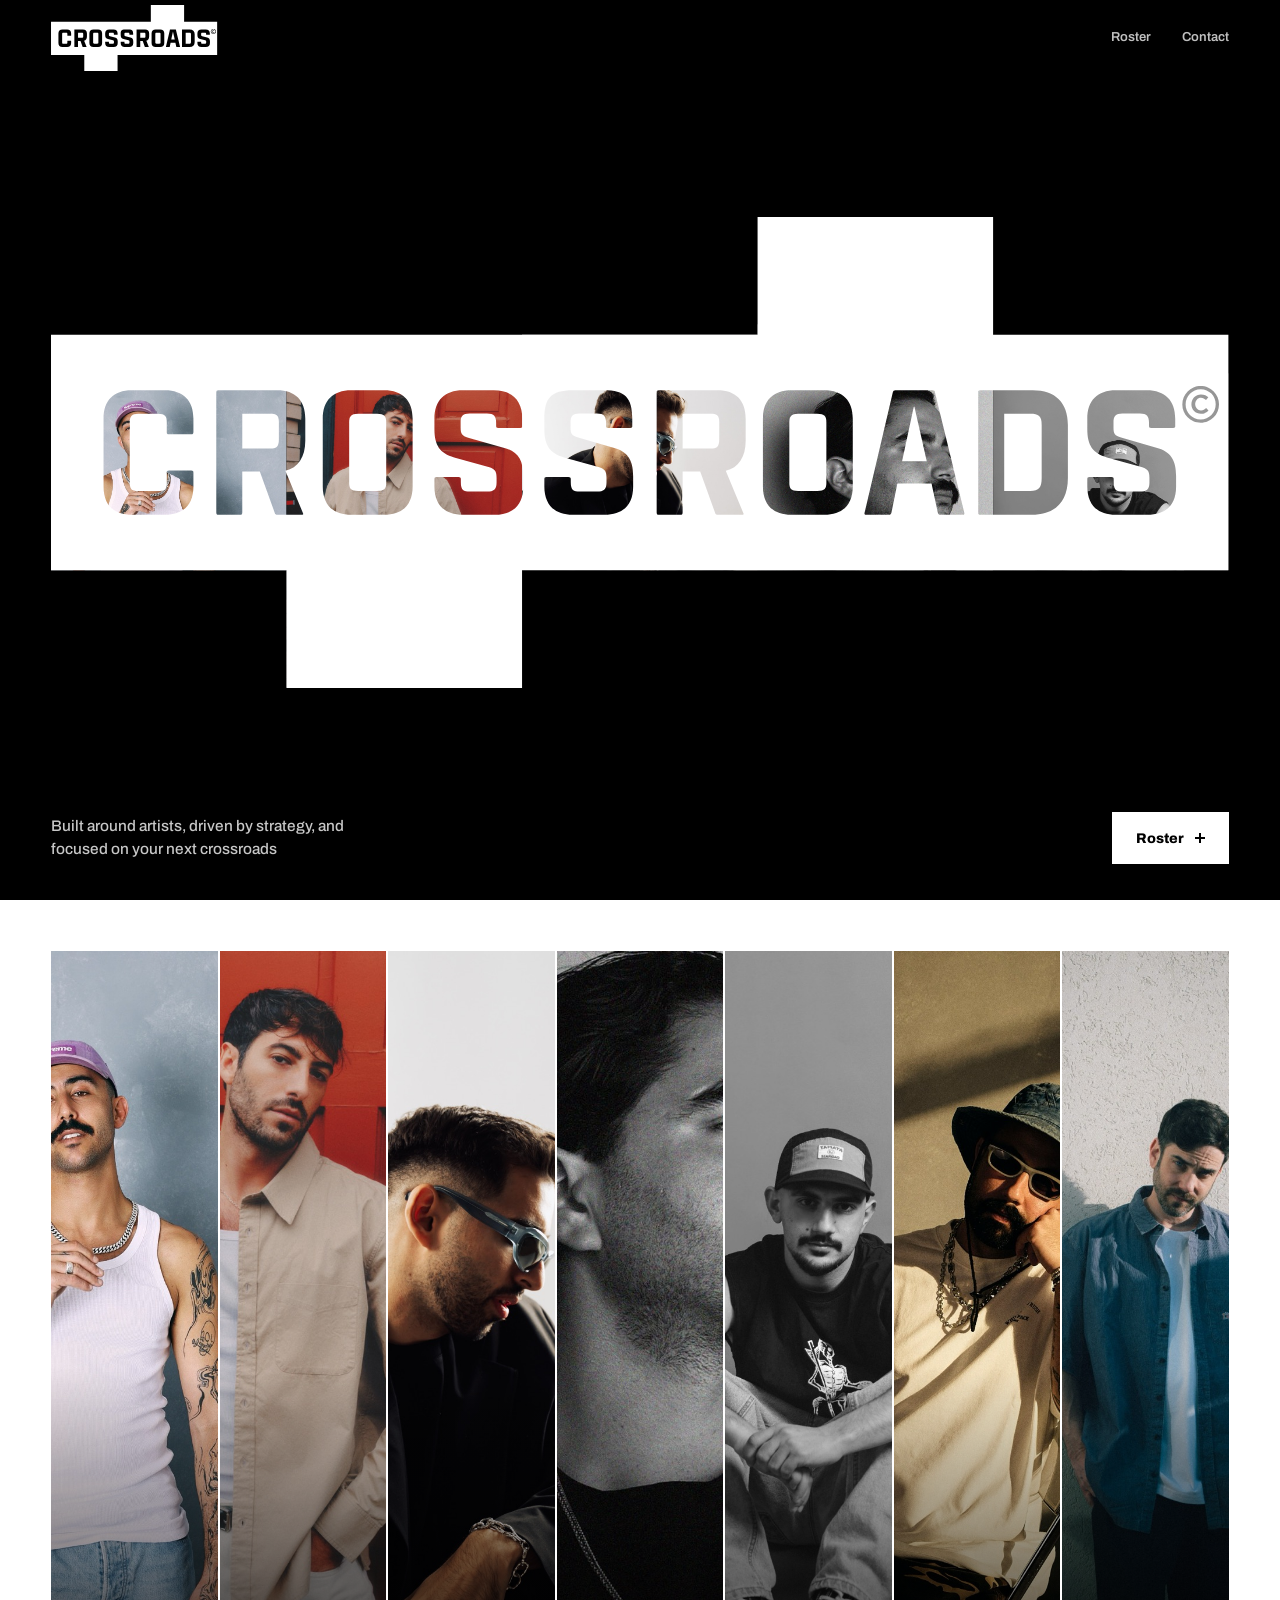
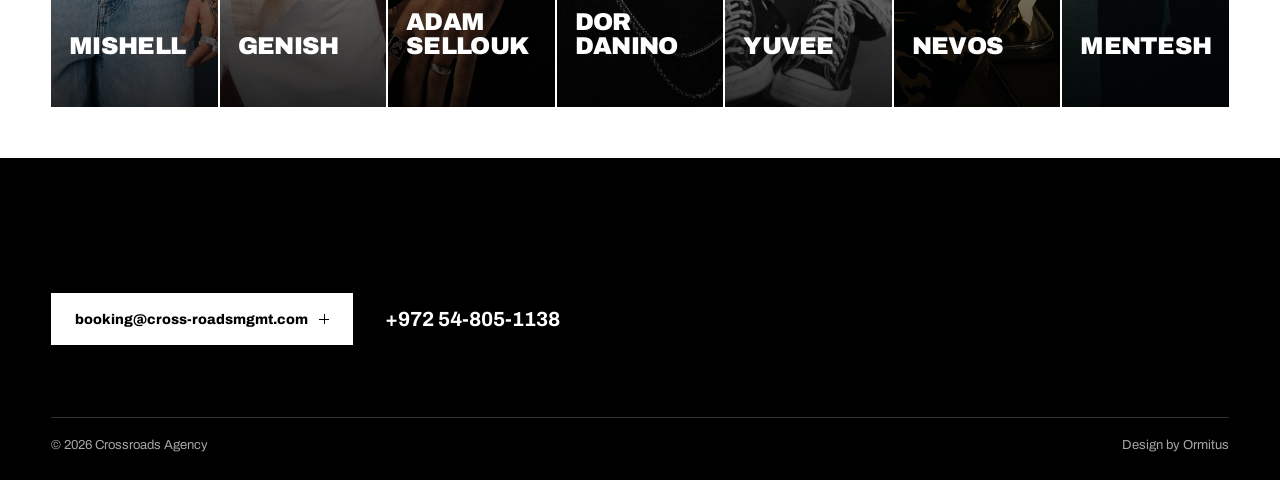
<file: index.html>
<!DOCTYPE html>
<html lang="en" dir="ltr">
<head>
<meta charset="UTF-8">
<meta name="viewport" content="width=device-width, initial-scale=1">
<title>CrossRoads</title>
<meta name="description" content="Artist Agency">
<link rel="canonical" href="https://cross-roadsmgmt.com/">
<link rel="icon" href="favicon.svg" type="image/svg+xml">
<link rel="apple-touch-icon" href="apple-touch-icon.png">
<meta name="theme-color" content="#000000">

<!-- link previews (WhatsApp, iMessage, Slack, social). Without these, scrapers
     fall back to whatever was last cached for this domain — which was the old
     parked site's copy. -->
<meta property="og:type" content="website">
<meta property="og:site_name" content="CrossRoads">
<meta property="og:title" content="CrossRoads">
<meta property="og:description" content="Artist Agency">
<meta property="og:url" content="https://cross-roadsmgmt.com/">
<meta property="og:image" content="https://cross-roadsmgmt.com/og.png">
<meta property="og:image:width" content="1200">
<meta property="og:image:height" content="630">
<meta property="og:image:alt" content="CROSSROADS">
<meta name="twitter:card" content="summary_large_image">
<meta name="twitter:title" content="CrossRoads">
<meta name="twitter:description" content="Artist Agency">
<meta name="twitter:image" content="https://cross-roadsmgmt.com/og.png">
<link rel="preconnect" href="https://fonts.googleapis.com">
<link rel="preconnect" href="https://fonts.gstatic.com" crossorigin>
<link href="https://fonts.googleapis.com/css2?family=Archivo:wdth,wght@62..125,400..900&display=swap" rel="stylesheet">
<link rel="stylesheet" href="/assets/site.css">
</head>
<body>

<header class="hdr">
  <a href="#top" class="hdr__logo" aria-label="Crossroads home">
    <svg viewBox="0 0 1920 768" fill="currentColor" aria-hidden="true"><use href="/assets/sprite.svg#cr-logo"/></svg>
  </a>
  <nav class="hdr__nav">
    <a href="#roster">Roster</a>
    <a href="#contact">Contact</a>
  </nav>
</header>

<main id="top">
<section class="hero">
  <div class="hero__stage">
    <!-- The logo is a stencil: the letters are holes. Here the holes are windows onto
         the roster — the cross body stays solid white, the photos only show through the letters. -->
    <div class="hero__mark">
      <svg viewBox="0 0 1920 768" role="img" aria-label="CROSSROADS">
        <defs>
          <clipPath id="sil"><path d="M1536,192V0h-384v192H0v384h384v192h384v-192h1152V192h-384Z"/></clipPath>
        </defs>
        <g clip-path="url(#sil)"><g id="windows"></g></g>
        <use href="/assets/sprite.svg#cr-logo" fill="#fff"/>
      </svg>
    </div>
  </div>

  <div class="hero__row">
    <p class="hero__line">Built around artists, driven by strategy, and focused on your next crossroads</p>
    <div class="hero__actions">
      <a href="#roster" class="btn"><span>Roster <i class="plus" aria-hidden="true"></i></span></a>
    </div>
  </div>

</section>

<section class="roster" id="roster">
  <h2 class="sr">The Roster</h2>
  <div class="strips" id="strips"></div>
</section>
</main>

<footer class="ftr" id="contact">
  <div class="ftr__row">
    <a href="mailto:booking@cross-roadsmgmt.com" class="btn"><span>booking@cross-roadsmgmt.com <i class="plus" aria-hidden="true"></i></span></a>
    <a class="ftr__tel" href="tel:+972548051138">+972 54-805-1138</a>
  </div>
  <div class="ftr__base">
    <span>© 2026 Crossroads Agency</span>
    <span>Design by Ormitus</span>
  </div>
</footer>

<script src="/assets/artists.js"></script>
<script>
const SPRITE = '/assets/sprite.svg';
const reduce = matchMedia('(prefers-reduced-motion: reduce)').matches;

/* ---------- hero windows: all five artists sit side by side behind the logo, at natural scale ----------
   Five 3:4 portraits fill the logo's 1920 width exactly (384 each), faces on the letter band.
   Every few seconds the whole row slides one portrait over, so the positions rotate. */
const PW = 384, PH = 512, FACE_Y = 255;           // portrait box in logo units; y puts faces on the letters
const win = document.getElementById('windows');
const row = [...ARTISTS, ...ARTISTS];              // doubled so the slide can wrap seamlessly
win.innerHTML = row.map((a,i) =>
  `<image href="${a.photo}" x="${i*PW}" y="${FACE_Y + (a.heroY || 0)}" width="${PW}" height="${PH}" preserveAspectRatio="xMidYMid slice"/>`).join('');
let pos = 0;
const slideTo = n => { win.style.transform = `translateX(${-n*PW}px)`; };
if (!reduce) setInterval(() => {
  pos++; slideTo(pos);
  if (pos === ARTISTS.length) {                    // we are now showing the duplicate set: jump back unseen
    setTimeout(() => { win.classList.add('snap'); pos = 0; slideTo(0); void win.getBoundingClientRect(); win.classList.remove('snap'); }, 1700);
  }
}, 3200);

/* ---------- roster: five strips, the hovered one opens ---------- */
const href = a => a.name === 'Genish' ? '/genish/' : a.epk;
const icons = a => PLATFORMS.filter(([k]) => a.links[k]).map(([k,label]) =>
  `<a href="${a.links[k]}" target="_blank" rel="noopener noreferrer" title="${label}" aria-label="${a.name} on ${label}"><svg aria-hidden="true"><use href="${SPRITE}#ic-${k}"/></svg></a>`).join('');
document.getElementById('strips').innerHTML = ARTISTS.map(a => `
  <article class="strip">
    <img src="${a.photo}" alt="" loading="lazy" width="900" height="1200">
    <a class="strip__cover" href="${href(a)}" aria-label="${a.name}"></a>
    <div class="strip__meta"><h3 class="strip__name">${a.name}</h3><div class="strip__plats">${icons(a)}</div></div>
  </article>`).join('');

/* reveal on scroll */
const io = new IntersectionObserver(es => es.forEach(e => {
  if (e.isIntersecting) { e.target.classList.add('in'); io.unobserve(e.target); }
}), { rootMargin:'0px 0px -6% 0px', threshold:0.05 });
document.querySelectorAll('.rv').forEach(el => io.observe(el));
</script>
</body>
</html>
</file>
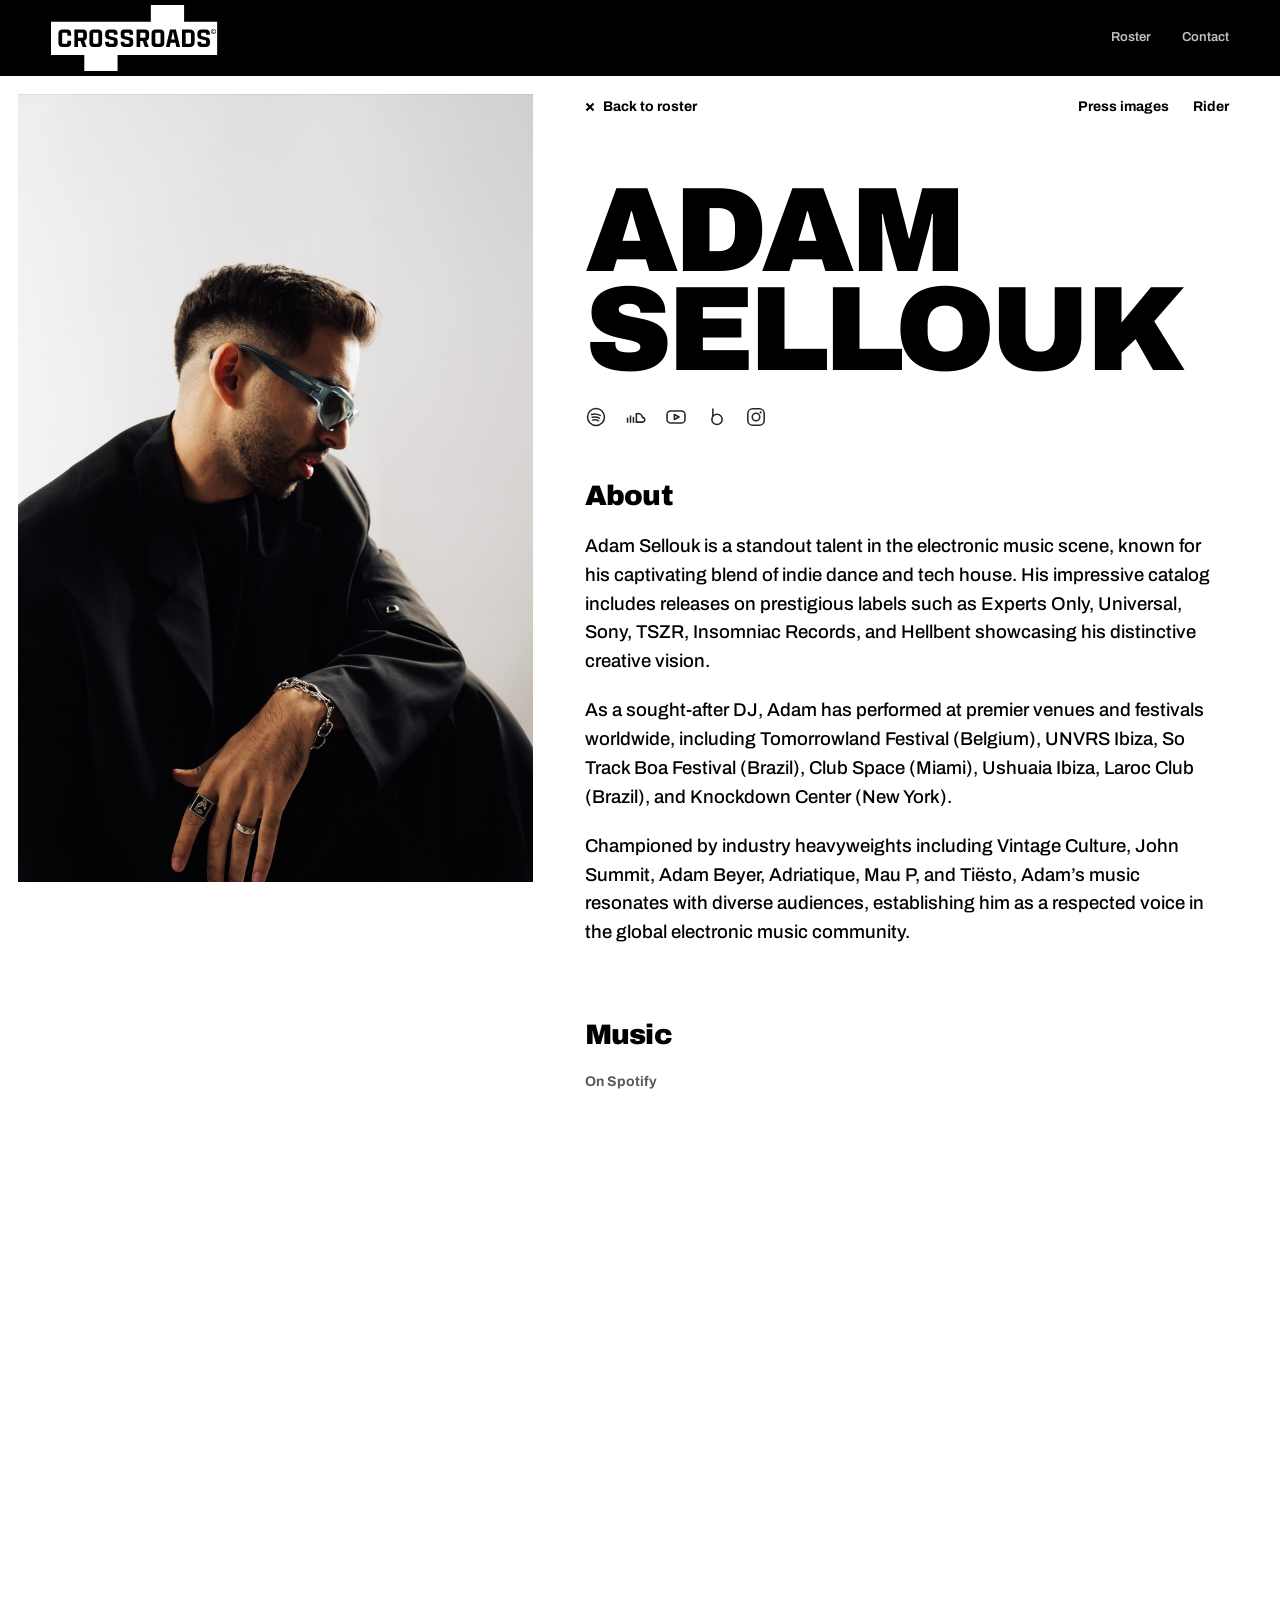
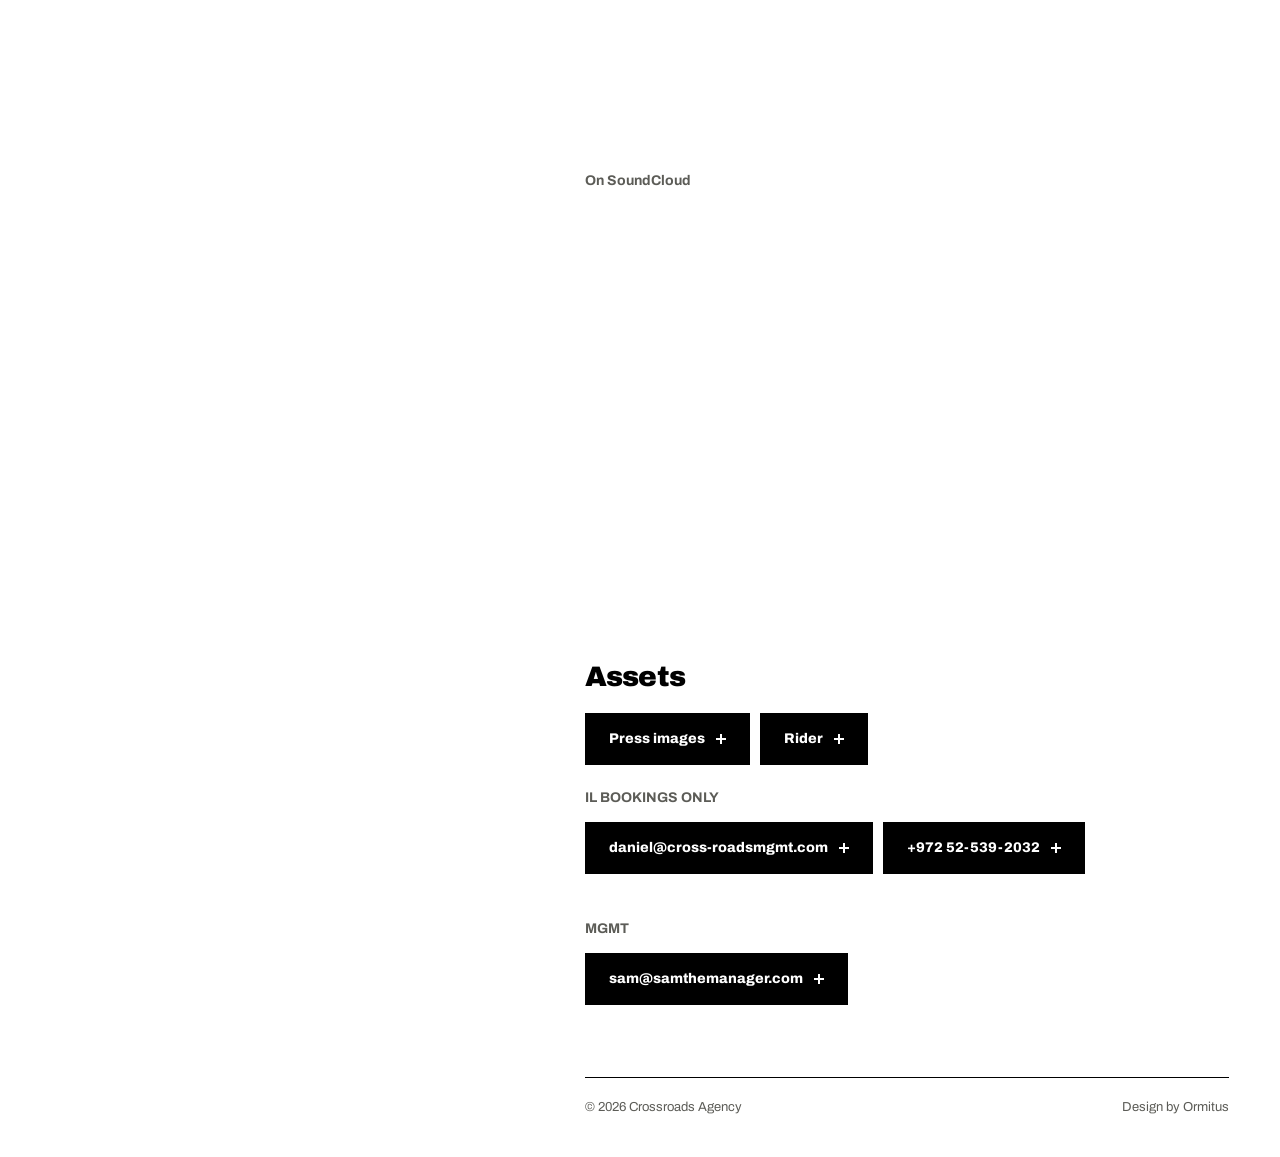
<file: adam/index.html>
<!DOCTYPE html>
<html lang="en" dir="ltr">
<head>
<meta charset="UTF-8">
<meta name="viewport" content="width=device-width, initial-scale=1">
<title>Adam Sellouk — CrossRoads</title>
<meta name="description" content="Adam Sellouk — press kit. Indie dance and tech house, released on Experts Only, Universal, Sony, TSZR, Insomniac Records and Hellbent.">
<link rel="canonical" href="https://cross-roadsmgmt.com/adam/">
<link rel="icon" href="/favicon.svg" type="image/svg+xml">
<link rel="apple-touch-icon" href="/apple-touch-icon.png">
<meta name="theme-color" content="#000000">

<meta property="og:type" content="profile">
<meta property="og:site_name" content="CrossRoads">
<meta property="og:title" content="Adam Sellouk — CrossRoads">
<meta property="og:description" content="Indie dance and tech house">
<meta property="og:url" content="https://cross-roadsmgmt.com/adam/">
<meta property="og:image" content="https://cross-roadsmgmt.com/og-adam.png">
<meta property="og:image:width" content="1200">
<meta property="og:image:height" content="630">
<meta name="twitter:card" content="summary_large_image">
<meta name="twitter:title" content="Adam Sellouk — CrossRoads">
<meta name="twitter:description" content="Indie dance and tech house">
<meta name="twitter:image" content="https://cross-roadsmgmt.com/og-adam.png">

<link rel="preconnect" href="https://fonts.googleapis.com">
<link rel="preconnect" href="https://fonts.gstatic.com" crossorigin>
<link href="https://fonts.googleapis.com/css2?family=Archivo:wdth,wght@62..125,400..900&display=swap" rel="stylesheet">
<link rel="stylesheet" href="/assets/site.css">
</head>
<body>

<header class="hdr">
  <a href="/" class="hdr__logo" aria-label="Crossroads home">
    <svg viewBox="0 0 1920 768" fill="currentColor" aria-hidden="true"><use href="/assets/sprite.svg#cr-logo"/></svg>
  </a>
  <nav class="hdr__nav">
    <a href="/#roster">Roster</a>
    <a href="#contact">Contact</a>
  </nav>
</header>

<main class="split">
  <div class="split__photo"><img src="/img/adam.jpg" alt="Adam Sellouk" width="900" height="1350"></div>

  <div class="split__main">
    <div class="tools">
      <a href="/#roster"><i class="plus" aria-hidden="true"></i> Back to roster</a>
      <div class="tools__r">
        <a href="#code" data-gate="PJe72EZjZfU4HYIisILSeEmXXsioqCdNggn5+yRUIaD/Q0JqX89Hp9evWNWt9dzDKXA0qPSvv3PWJjvt3l+cidhSe1Gx4Ky+qirXMx1v7O8kFDno1R3VD08jjjIcYJxhRBdz2xLCwJgMppKlyF1EBoeiL3kIDYpbt9gyPHim9P1yUZvRu3VEwahn6Kf7/NhghV5t+eifmzkB" target="_blank" rel="noopener noreferrer">Press images</a>
        <a href="#code" data-gate="k6uGiLALtRwDzR9jLOEF40akHAF155NMJGn5iGWj0S/Q7WYNERju96VxyMIGB3/1OfAr1sF807X+ogWqOHLla7mQJg3SfmtW6MqvGyMJXYX0F2L1st7qNbOgrfZ78xBkoFQ=" target="_blank" rel="noopener noreferrer">Rider</a>
      </div>
    </div>

    <h1 class="name">Adam Sellouk</h1>
    <div class="plats">
      <a href="https://open.spotify.com/artist/2T7HN3rqTpIn8OiVb0I5oq" target="_blank" rel="noopener noreferrer" title="Spotify" aria-label="Adam Sellouk on Spotify"><svg aria-hidden="true"><use href="/assets/sprite.svg#ic-spotify"/></svg></a>
      <a href="https://soundcloud.com/adamselloukmusic" target="_blank" rel="noopener noreferrer" title="SoundCloud" aria-label="Adam Sellouk on SoundCloud"><svg aria-hidden="true"><use href="/assets/sprite.svg#ic-soundcloud"/></svg></a>
      <a href="https://www.youtube.com/channel/UCDmCCNTCgRC53qXdgTt3yWA" target="_blank" rel="noopener noreferrer" title="YouTube" aria-label="Adam Sellouk on YouTube"><svg aria-hidden="true"><use href="/assets/sprite.svg#ic-youtube"/></svg></a>
      <a href="https://www.beatport.com/artist/adam-sellouk/950222" target="_blank" rel="noopener noreferrer" title="Beatport" aria-label="Adam Sellouk on Beatport"><svg aria-hidden="true"><use href="/assets/sprite.svg#ic-beatport"/></svg></a>
      <a href="https://www.instagram.com/adamsellouk/" target="_blank" rel="noopener noreferrer" title="Instagram" aria-label="Adam Sellouk on Instagram"><svg aria-hidden="true"><use href="/assets/sprite.svg#ic-instagram"/></svg></a>
    </div>

    <section class="sec rv">
      <h2>About</h2>
        <div class="prose">
          <p>Adam Sellouk is a standout talent in the electronic music scene, known for his captivating blend of indie dance and tech house. His impressive catalog includes releases on prestigious labels such as Experts Only, Universal, Sony, TSZR, Insomniac Records, and Hellbent showcasing his distinctive creative vision.</p>
          <p>As a sought-after DJ, Adam has performed at premier venues and festivals worldwide, including Tomorrowland Festival (Belgium), UNVRS Ibiza, So Track Boa Festival (Brazil), Club Space (Miami), Ushuaia Ibiza, Laroc Club (Brazil), and Knockdown Center (New York).</p>
          <p>Championed by industry heavyweights including Vintage Culture, John Summit, Adam Beyer, Adriatique, Mau P, and Tiësto, Adam’s music resonates with diverse audiences, establishing him as a respected voice in the global electronic music community.</p>
        </div>
    </section>

    <section class="sec rv">
      <h2>Music</h2>
        <div class="sc">
          <p class="sub">On Spotify</p>
          <iframe class="spotify" title="Adam Sellouk on Spotify" loading="lazy"
            allow="clipboard-write; encrypted-media; fullscreen; picture-in-picture"
            src="https://open.spotify.com/embed/artist/2T7HN3rqTpIn8OiVb0I5oq?utm_source=generator&theme=0" style="height:640px"></iframe>
        </div>
        <div class="sc">
          <p class="sub">On SoundCloud</p>
          <div class="sc__grid sc__grid--one" id="sc-grid"></div>
        </div>
    </section>

    <section class="sec rv" id="contact">
      <h2>Assets</h2>
        <div class="btns">
          <a class="btn" href="#code" data-gate="5B8bI5QBaD8uChgY7mgeUlo5tmLqDlgaOLEzAdMDK/EkPaXBpWCMkMZy0z5y8wiDi7TfRGv0dVJF1vL7BDt90DfV8Ha3YYYHlchCeV8qf+Rh99hyxbhFshSp5354pyoQ3mwZgj+A/viRH3rxh1aKOBjOW9TnUA6gQIss9NZILWvNoYeABHL4KN34DAJTe1f6R+jTt2CeVVk8" target="_blank" rel="noopener noreferrer"><span>Press images <i class="plus" aria-hidden="true"></i></span></a>
          <a class="btn" href="#code" data-gate="yd0tIvg8w7UwEi59t3p1pm08NctkrhximebQUMaAvUzDeXdeAL5Qvyxvh0DFFKZ5XmT/VxECbII0AMN90pwDtFZsuWA9SpJrcXebq5nxP40OobLXliRzGAiEZUWkZKfWaEI=" target="_blank" rel="noopener noreferrer"><span>Rider <i class="plus" aria-hidden="true"></i></span></a>
        </div>
        <div class="contact">
          <div class="contact__grp">
            <p class="sub">IL BOOKINGS ONLY</p>
            <a class="btn" href="mailto:daniel@cross-roadsmgmt.com"><span>daniel@cross-roadsmgmt.com <i class="plus" aria-hidden="true"></i></span></a>
            <a class="btn" href="tel:+972525392032"><span>+972 52-539-2032 <i class="plus" aria-hidden="true"></i></span></a>
          </div>
          <div class="contact__grp">
            <p class="sub">MGMT</p>
            <a class="btn" href="mailto:sam@samthemanager.com"><span>sam@samthemanager.com <i class="plus" aria-hidden="true"></i></span></a>
          </div>
        </div>
    </section>

    <div class="pfoot"><span>© 2026 Crossroads Agency</span><span>Design by Ormitus</span></div>
  </div>
</main>

<nav class="dock" aria-label="Quick links">
  <a href="#code" data-gate="tgmyK0HBJRm84Wy2f/+K1YUMIA/CVphUHQuBfOEV6Wep81/4FUrYHS+CdmKWtCvBTiRMjVcZrdJ6rzNtw20fcDF4CORBeile/8lIyb/F5XuSFiR+920+0SgoVXTsIOIleTA=" target="_blank" rel="noopener noreferrer">Rider</a><a href="#code" data-gate="8bZLD6gAHAOkQrGU873IYz/bXtd+o6APegdkGwKUwSqpXvAWQI3xisIw/C5ZNdEpXSp8QpNtAQRkGPNfkWadjMHUfXanfhPaH7UMnixHsdrnG62JWHaS++YwGEKUUy7Is4D/ZRq/IhsgAiP9lnUDnB/KkXFR2VAtbHjUFdfWl5DoDHNB70ar3AFK1b7PltHInqIaKNf9030e" target="_blank" rel="noopener noreferrer">Press images</a>
</nav>

<script>
/* His SoundCloud profile, one player (the profile widget lists his tracks). */
const p = new URLSearchParams({ url:'https://soundcloud.com/adamselloukmusic', color:'#000000', auto_play:'false', hide_related:'true',
  show_comments:'false', show_user:'true', show_reposts:'false', show_teaser:'false', visual:'false' });
document.getElementById('sc-grid').innerHTML =
  `<iframe title="Adam Sellouk on SoundCloud" loading="lazy" allow="autoplay" src="https://w.soundcloud.com/player/?${p}"></iframe>`;

const io = new IntersectionObserver(es => es.forEach(e => {
  if (e.isIntersecting) { e.target.classList.add('in'); io.unobserve(e.target); }
}), { rootMargin:'0px 0px -6% 0px', threshold:0.05 });
document.querySelectorAll('.rv').forEach(el => io.observe(el));
</script>
<script src="/assets/gate.js" defer></script>
</body>
</html>
</file>
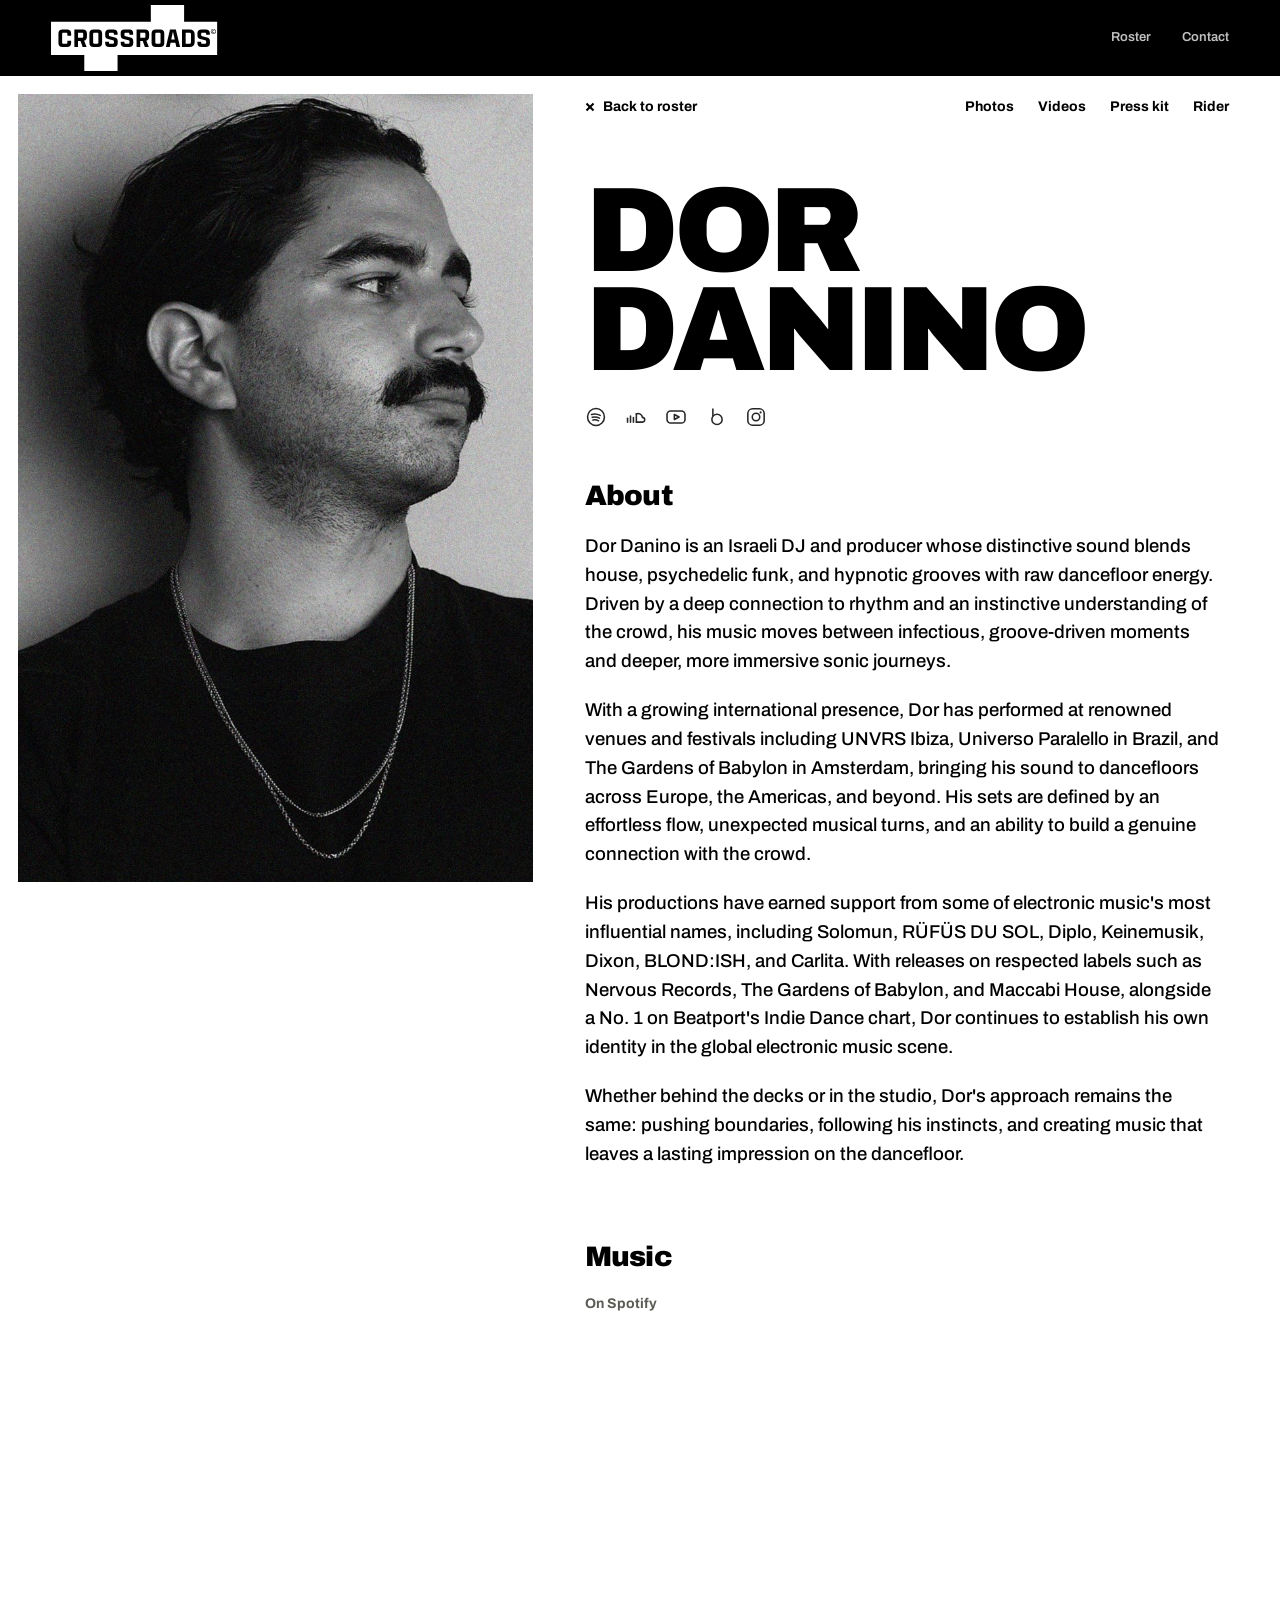
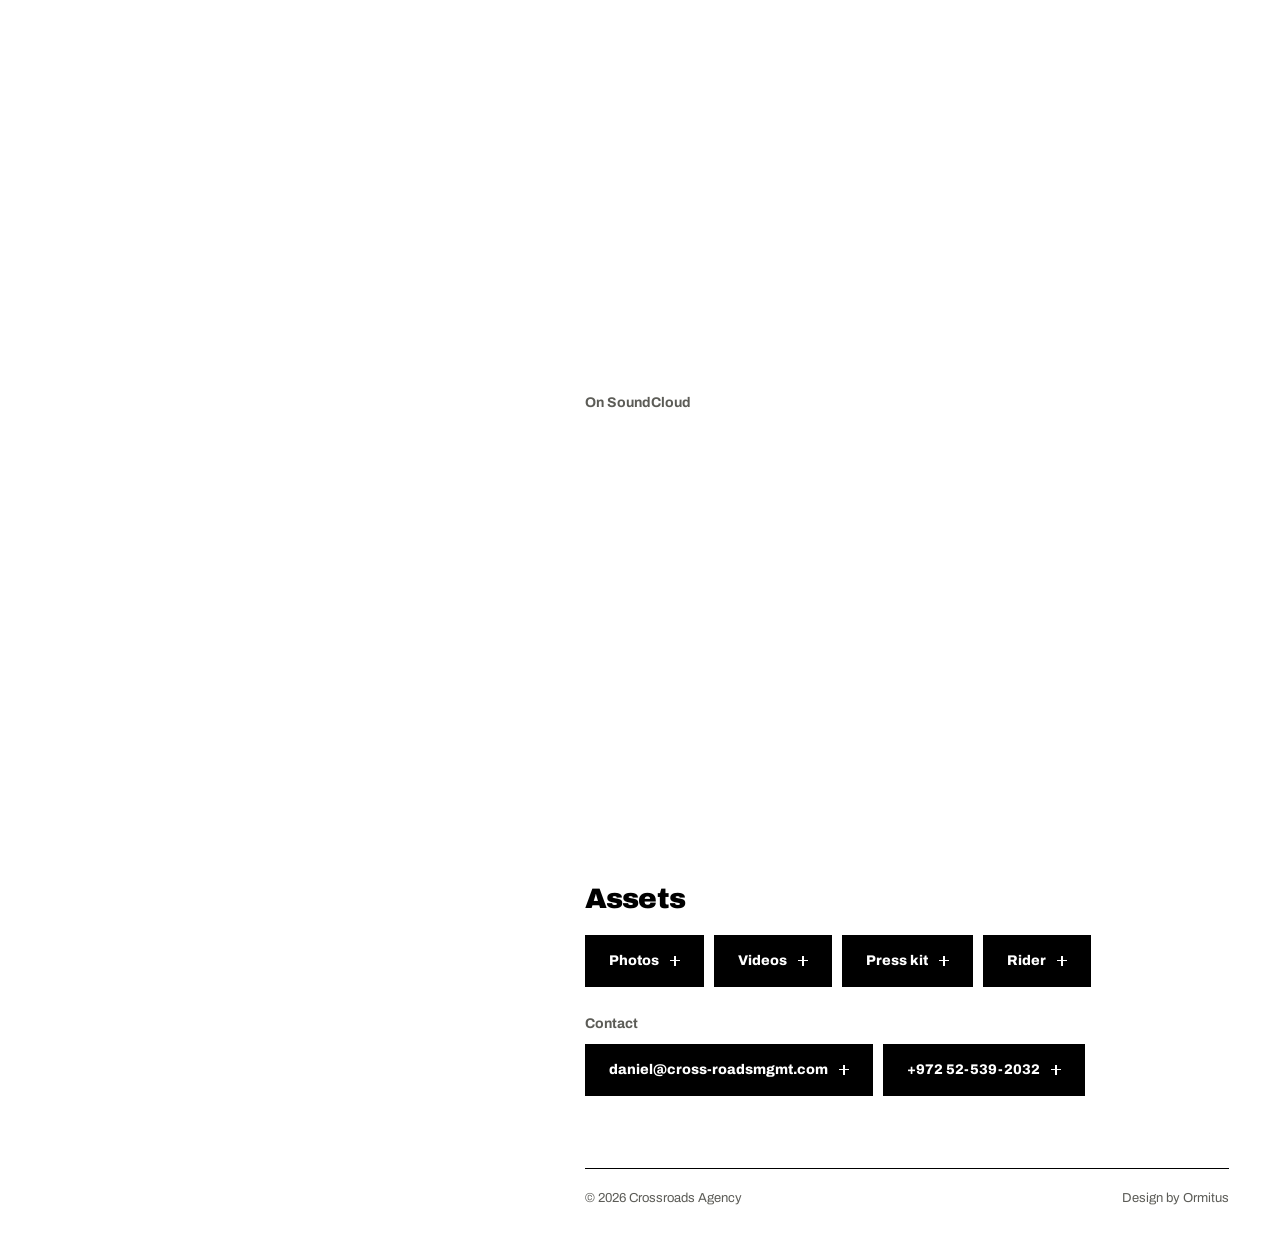
<file: dor/index.html>
<!DOCTYPE html>
<html lang="en" dir="ltr">
<head>
<meta charset="UTF-8">
<meta name="viewport" content="width=device-width, initial-scale=1">
<title>Dor Danino — CrossRoads</title>
<meta name="description" content="Dor Danino — press kit. House, psychedelic funk and hypnotic grooves with raw dancefloor energy.">
<link rel="canonical" href="https://cross-roadsmgmt.com/dor/">
<link rel="icon" href="/favicon.svg" type="image/svg+xml">
<link rel="apple-touch-icon" href="/apple-touch-icon.png">
<meta name="theme-color" content="#000000">

<meta property="og:type" content="profile">
<meta property="og:site_name" content="CrossRoads">
<meta property="og:title" content="Dor Danino — CrossRoads">
<meta property="og:description" content="House, psychedelic funk and hypnotic grooves">
<meta property="og:url" content="https://cross-roadsmgmt.com/dor/">
<meta property="og:image" content="https://cross-roadsmgmt.com/og-dor.png">
<meta property="og:image:width" content="1200">
<meta property="og:image:height" content="630">
<meta name="twitter:card" content="summary_large_image">
<meta name="twitter:title" content="Dor Danino — CrossRoads">
<meta name="twitter:description" content="House, psychedelic funk and hypnotic grooves">
<meta name="twitter:image" content="https://cross-roadsmgmt.com/og-dor.png">

<link rel="preconnect" href="https://fonts.googleapis.com">
<link rel="preconnect" href="https://fonts.gstatic.com" crossorigin>
<link href="https://fonts.googleapis.com/css2?family=Archivo:wdth,wght@62..125,400..900&display=swap" rel="stylesheet">
<link rel="stylesheet" href="/assets/site.css">
</head>
<body>

<header class="hdr">
  <a href="/" class="hdr__logo" aria-label="Crossroads home">
    <svg viewBox="0 0 1920 768" fill="currentColor" aria-hidden="true"><use href="/assets/sprite.svg#cr-logo"/></svg>
  </a>
  <nav class="hdr__nav">
    <a href="/#roster">Roster</a>
    <a href="#contact">Contact</a>
  </nav>
</header>

<main class="split">
  <div class="split__photo"><img src="/img/dor.jpg" alt="Dor Danino" width="900" height="1200"></div>

  <div class="split__main">
    <div class="tools">
      <a href="/#roster"><i class="plus" aria-hidden="true"></i> Back to roster</a>
      <div class="tools__r">
        <a href="#code" data-gate="9Vr76ZmQ1f+XWQXxHGL1MLkqMbE+6mjrpVktTaafBpA1+lyV5BAypcjrUVe3jxCzc6NlYCA9f1n581pCCkxNc8IPQntiHdk8z0dJ2Uej02zZBLRHd8wx099iKcQT3REpnvuGrRnefjvYIRWHVQCy3MP5bvnTJ4OK6vXVUIogvXdQcCeL/shWuqDobGz7pU4GpLfOIkWspxPVBwuLEgs=" target="_blank" rel="noopener noreferrer">Photos</a>
        <a href="#code" data-gate="G2zZTxXdg/mtt0v28b/ypsk7G/cAtqZAmbvhrVk3Yw45qo6WFk6xKjLS7z39QSTR/RDD44UZ/hM+c8S4POiQefF85OCDxNlCm3y2KgWQ+4/RpHVmp1jJmWIUUgYJo4WEwV8YFWgvbqETcZ51RJGcwIQoOMUBBP6NZKvtQiRAJ+IxFnb6f6SFs0xjbCOQ0hEQ1FKQaM6nGIEBrgrvQUk=" target="_blank" rel="noopener noreferrer">Videos</a>
        <a href="#code" data-gate="HRrG7fHgqZXdO0GHBytrzsSy2gwp3fpX0ckvjC8CvVJafWTBJoSJ1JXL49eVDBG7loAGKLwnSvpsA62goI8syDhHHfHdt54qwzadLL4Q9QzETe8b7UA9chAvQC/Z7XC+yhZtrT1uvFxDhkRSX+i9MHrQt7kHRmv4pToUCFXR7+6uN3P4hmCneTdy4GgndFSM0Pj2NB+o0R8dgfAlVf0=" target="_blank" rel="noopener noreferrer">Press kit</a>
        <a href="#code" data-gate="WwOFedErVl3c6s3LlZUL4kC2T6tDlZA48JAGTgbqC8T+WRVO11WUvYOv/thYMx+2H+3FXFhRhCpVCjKItRlr8DsuMju2b0gDLfQDc6XgaRwpLCnAY9xoVF8But5U07QDjaw=" target="_blank" rel="noopener noreferrer">Rider</a>
      </div>
    </div>

    <h1 class="name">Dor Danino</h1>
    <div class="plats">
      <a href="https://open.spotify.com/artist/5OT75tS8Kr97I3OPJvIRBs" target="_blank" rel="noopener noreferrer" title="Spotify" aria-label="Dor Danino on Spotify"><svg aria-hidden="true"><use href="/assets/sprite.svg#ic-spotify"/></svg></a>
      <a href="https://soundcloud.com/dordanino" target="_blank" rel="noopener noreferrer" title="SoundCloud" aria-label="Dor Danino on SoundCloud"><svg aria-hidden="true"><use href="/assets/sprite.svg#ic-soundcloud"/></svg></a>
      <a href="https://www.youtube.com/channel/UCCoyzPhgck6XcSxRVVIekbw" target="_blank" rel="noopener noreferrer" title="YouTube" aria-label="Dor Danino on YouTube"><svg aria-hidden="true"><use href="/assets/sprite.svg#ic-youtube"/></svg></a>
      <a href="https://www.beatport.com/artist/dor-danino/682713" target="_blank" rel="noopener noreferrer" title="Beatport" aria-label="Dor Danino on Beatport"><svg aria-hidden="true"><use href="/assets/sprite.svg#ic-beatport"/></svg></a>
      <a href="https://www.instagram.com/dordanino/" target="_blank" rel="noopener noreferrer" title="Instagram" aria-label="Dor Danino on Instagram"><svg aria-hidden="true"><use href="/assets/sprite.svg#ic-instagram"/></svg></a>
    </div>

    <section class="sec rv">
      <h2>About</h2>
        <div class="prose">
          <p>Dor Danino is an Israeli DJ and producer whose distinctive sound blends house, psychedelic funk, and hypnotic grooves with raw dancefloor energy. Driven by a deep connection to rhythm and an instinctive understanding of the crowd, his music moves between infectious, groove-driven moments and deeper, more immersive sonic journeys.</p>
          <p>With a growing international presence, Dor has performed at renowned venues and festivals including UNVRS Ibiza, Universo Paralello in Brazil, and The Gardens of Babylon in Amsterdam, bringing his sound to dancefloors across Europe, the Americas, and beyond. His sets are defined by an effortless flow, unexpected musical turns, and an ability to build a genuine connection with the crowd.</p>
          <p>His productions have earned support from some of electronic music's most influential names, including Solomun, RÜFÜS DU SOL, Diplo, Keinemusik, Dixon, BLOND:ISH, and Carlita. With releases on respected labels such as Nervous Records, The Gardens of Babylon, and Maccabi House, alongside a No. 1 on Beatport's Indie Dance chart, Dor continues to establish his own identity in the global electronic music scene.</p>
          <p>Whether behind the decks or in the studio, Dor's approach remains the same: pushing boundaries, following his instincts, and creating music that leaves a lasting impression on the dancefloor.</p>
        </div>
    </section>

    <section class="sec rv">
      <h2>Music</h2>
        <div class="sc">
          <p class="sub">On Spotify</p>
          <iframe class="spotify" title="Dor Danino on Spotify" loading="lazy"
            allow="clipboard-write; encrypted-media; fullscreen; picture-in-picture"
            src="https://open.spotify.com/embed/artist/5OT75tS8Kr97I3OPJvIRBs?utm_source=generator&theme=0" style="height:640px"></iframe>
        </div>
        <div class="sc">
          <p class="sub">On SoundCloud</p>
          <div class="sc__grid sc__grid--one" id="sc-grid"></div>
        </div>
    </section>

    <section class="sec rv" id="contact">
      <h2>Assets</h2>
        <div class="btns">
          <a class="btn" href="#code" data-gate="afTJBMWBme4udKsohCM5fQucqwZejnOgH0BcGzrLSi0EKXmRKAr5V0Jc6Bp9mEbM1J4kEDGYMzwYhsmwA0IOGgaVVURRaZzE6RE8od/6nzwVqlrt7Roz4sGIETE86gOLaK0C5pd4lgsQZ/RnauK7kdAmc8pK9duiL14SJihZbYLcVuxEo/qaF+LCDaO4ergpYIG2YkSkSTad5AwEQ4A=" target="_blank" rel="noopener noreferrer"><span>Photos <i class="plus" aria-hidden="true"></i></span></a>
          <a class="btn" href="#code" data-gate="[base64]" target="_blank" rel="noopener noreferrer"><span>Videos <i class="plus" aria-hidden="true"></i></span></a>
          <a class="btn" href="#code" data-gate="[base64]/Opw=" target="_blank" rel="noopener noreferrer"><span>Press kit <i class="plus" aria-hidden="true"></i></span></a>
          <a class="btn" href="#code" data-gate="SH072Vm+ZpFL06NYZBiJkNw/szdrDNKnByGoshqvHfiQUDr4CW6tJAJ3RDwgYYxtdJrhDcURptOj7yxQkdUvFfa/gErNdrbRwxBxFXoYXja7XL6+fbjUYKTlm8WpSAg2wV4=" target="_blank" rel="noopener noreferrer"><span>Rider <i class="plus" aria-hidden="true"></i></span></a>
        </div>
        <p class="sub">Contact</p>
        <div class="btns">
          <a class="btn" href="mailto:daniel@cross-roadsmgmt.com"><span>daniel@cross-roadsmgmt.com <i class="plus" aria-hidden="true"></i></span></a>
          <a class="btn" href="tel:+972525392032"><span>+972 52-539-2032 <i class="plus" aria-hidden="true"></i></span></a>
        </div>
    </section>

    <div class="pfoot"><span>© 2026 Crossroads Agency</span><span>Design by Ormitus</span></div>
  </div>
</main>

<nav class="dock" aria-label="Quick links">
  <a href="#code" data-gate="Vvav8jl8XX/bydseNYkI+1KOTOQLZ5fsM6++B5r6vaSMtiIFCSmG+PMwEpVlxLoQwwPWbxFuCmcvjaelHuR45TJntlLvySbkAsCdCmPT8EVh92IvrFXinBJB9RltqmhtDyg=" target="_blank" rel="noopener noreferrer">Rider</a><a href="#code" data-gate="TegF6Dxtj0LGb/DKCNWyAKPrp7COkzrHOvdVIwD+mjutlRQjeYkwUkraZepHnZvI2asVo6snC8a7yw9rOcmFOadamrkJ6MDcjw1u3EpwIGKP2HEs8FJnQ7hjhLe09ptxcXJ+BvU9Bc7WMYQ+8NHLJKFpUY8yjCcAVVzyd4tKUay+A5LHj4u1P+U6LMaNUtu8+U/r5txURLmU8m8Yq1I=" target="_blank" rel="noopener noreferrer">Photos</a>
</nav>

<script>
/* His SoundCloud profile, one player (the profile widget lists his tracks). */
const p = new URLSearchParams({ url:'https://soundcloud.com/dordanino', color:'#000000', auto_play:'false', hide_related:'true',
  show_comments:'false', show_user:'true', show_reposts:'false', show_teaser:'false', visual:'false' });
document.getElementById('sc-grid').innerHTML =
  `<iframe title="Dor Danino on SoundCloud" loading="lazy" allow="autoplay" src="https://w.soundcloud.com/player/?${p}"></iframe>`;

const io = new IntersectionObserver(es => es.forEach(e => {
  if (e.isIntersecting) { e.target.classList.add('in'); io.unobserve(e.target); }
}), { rootMargin:'0px 0px -6% 0px', threshold:0.05 });
document.querySelectorAll('.rv').forEach(el => io.observe(el));
</script>
<script src="/assets/gate.js" defer></script>
</body>
</html>
</file>
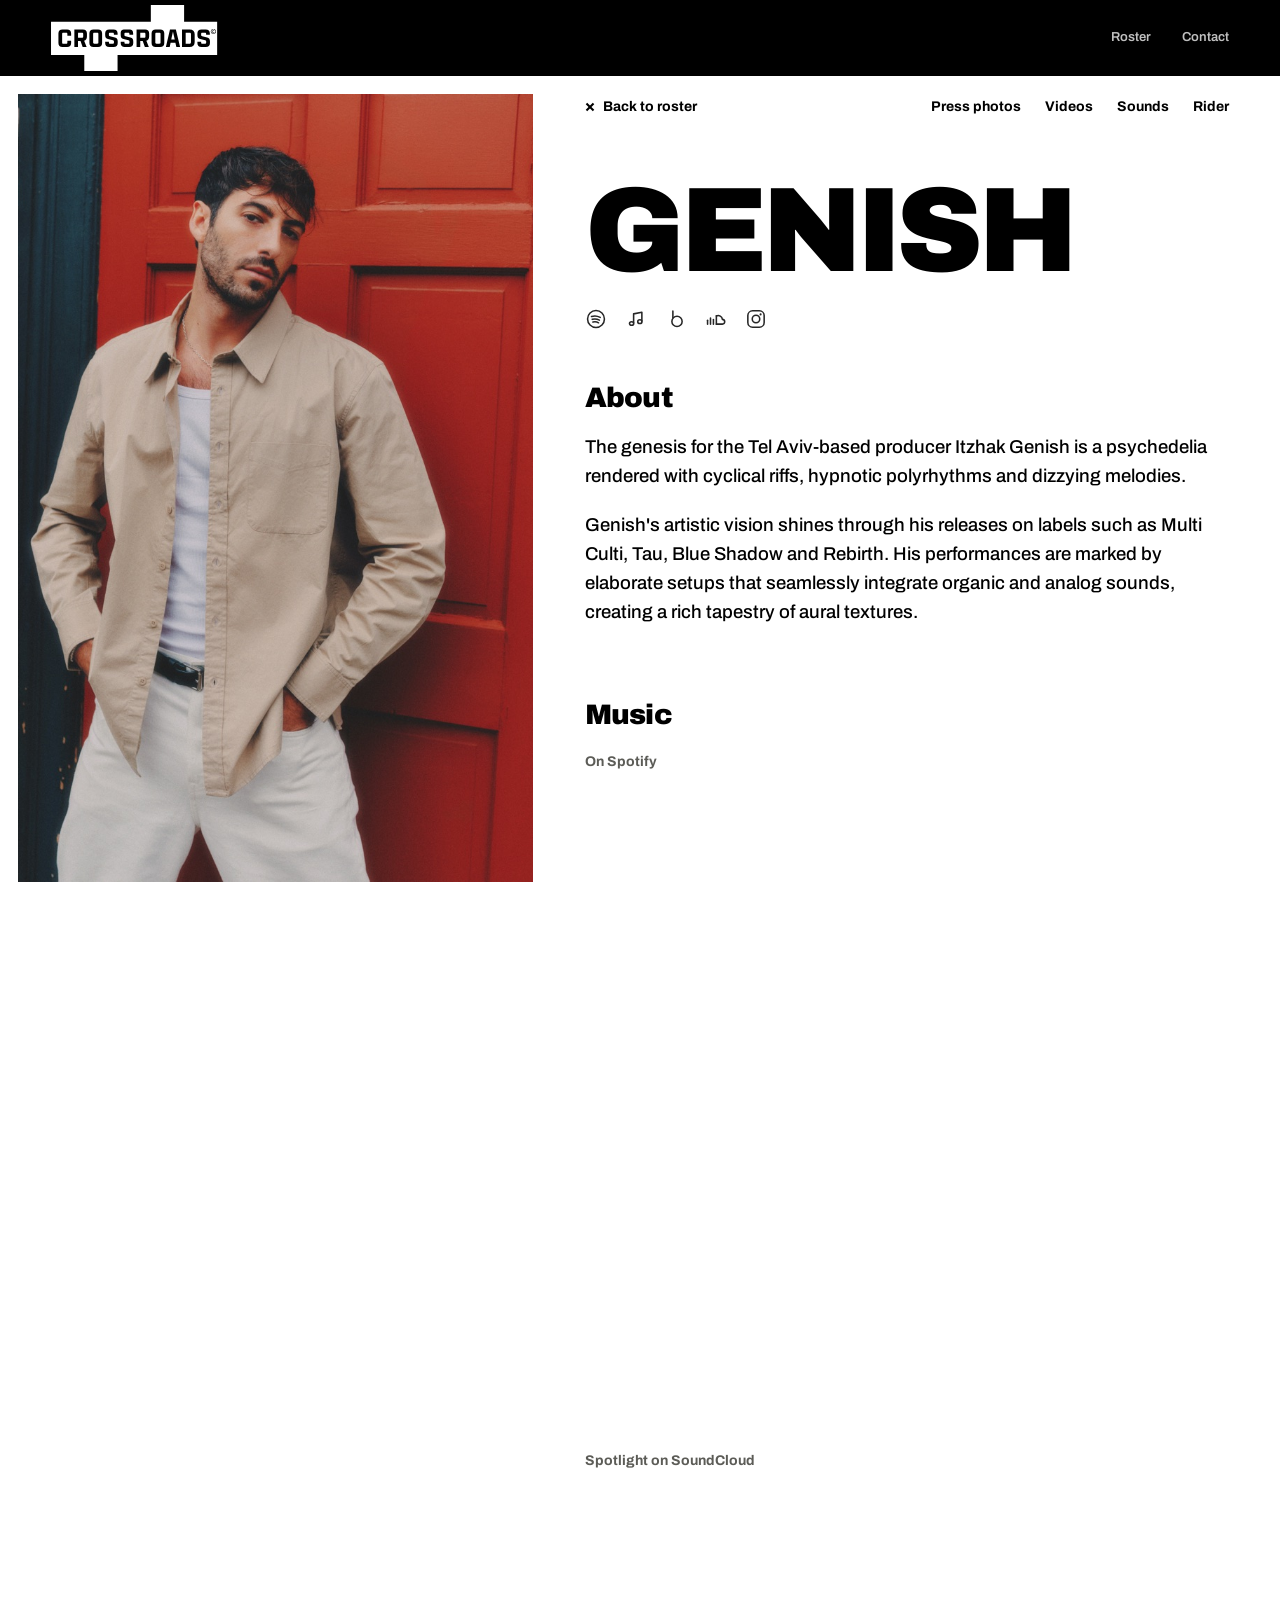
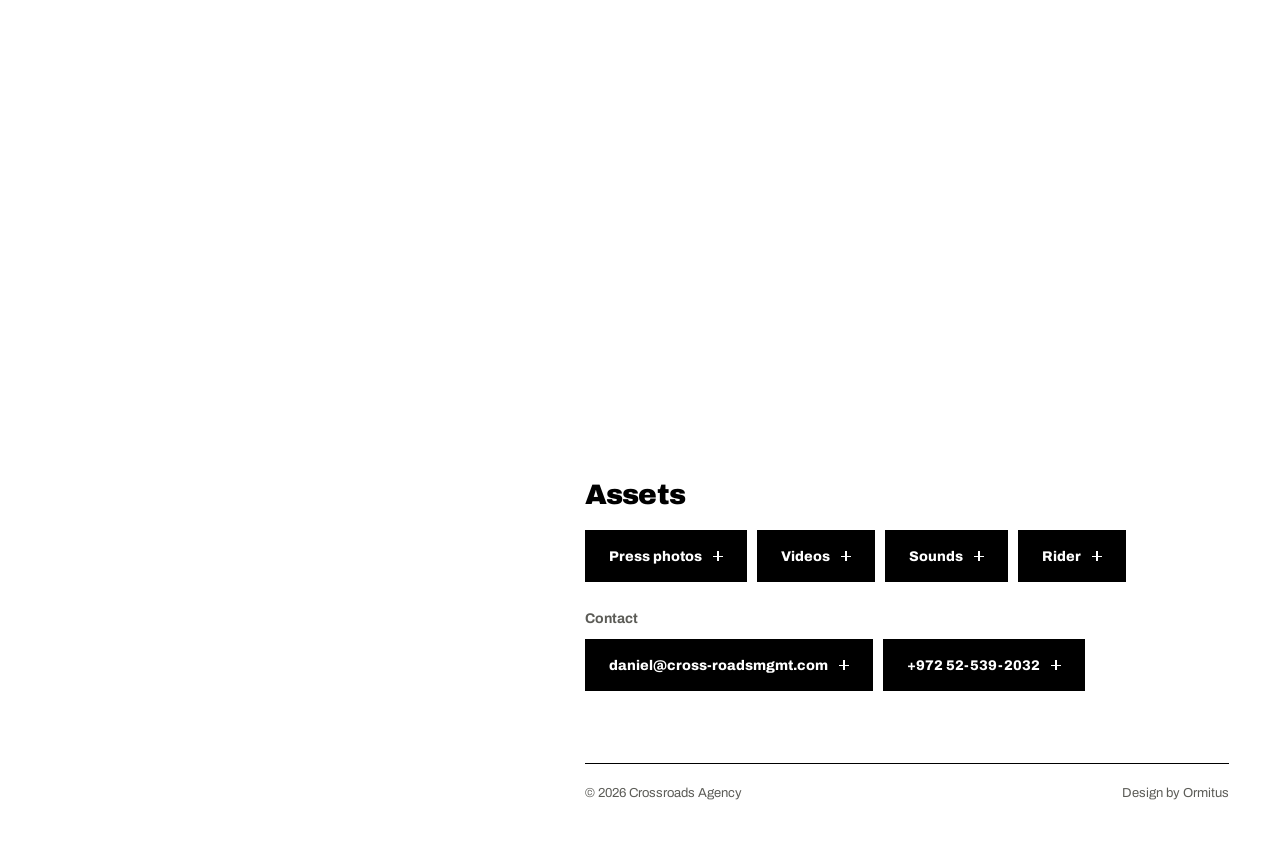
<file: genish/index.html>
<!DOCTYPE html>
<html lang="en" dir="ltr">
<head>
<meta charset="UTF-8">
<meta name="viewport" content="width=device-width, initial-scale=1">
<title>Genish — CrossRoads</title>
<meta name="description" content="Genish — press kit. Psychedelia rendered with cyclical riffs, hypnotic polyrhythms and dizzying melodies.">
<link rel="canonical" href="https://cross-roadsmgmt.com/genish/">
<link rel="icon" href="/favicon.svg" type="image/svg+xml">
<link rel="apple-touch-icon" href="/apple-touch-icon.png">
<meta name="theme-color" content="#000000">

<meta property="og:type" content="profile">
<meta property="og:site_name" content="CrossRoads">
<meta property="og:title" content="Genish — CrossRoads">
<meta property="og:description" content="Cyclical riffs, hypnotic polyrhythms and dizzying melodies">
<meta property="og:url" content="https://cross-roadsmgmt.com/genish/">
<meta property="og:image" content="https://cross-roadsmgmt.com/og-genish.png">
<meta property="og:image:width" content="1200">
<meta property="og:image:height" content="630">
<meta name="twitter:card" content="summary_large_image">
<meta name="twitter:title" content="Genish — CrossRoads">
<meta name="twitter:description" content="Cyclical riffs, hypnotic polyrhythms and dizzying melodies">
<meta name="twitter:image" content="https://cross-roadsmgmt.com/og-genish.png">

<link rel="preconnect" href="https://fonts.googleapis.com">
<link rel="preconnect" href="https://fonts.gstatic.com" crossorigin>
<link href="https://fonts.googleapis.com/css2?family=Archivo:wdth,wght@62..125,400..900&display=swap" rel="stylesheet">
<link rel="stylesheet" href="/assets/site.css">
</head>
<body>

<header class="hdr">
  <a href="/" class="hdr__logo" aria-label="Crossroads home">
    <svg viewBox="0 0 1920 768" fill="currentColor" aria-hidden="true"><use href="/assets/sprite.svg#cr-logo"/></svg>
  </a>
  <nav class="hdr__nav">
    <a href="/#roster">Roster</a>
    <a href="#contact">Contact</a>
  </nav>
</header>

<main class="split">
  <div class="split__photo"><img src="/img/genish.jpg" alt="Genish" width="900" height="1200"></div>

  <div class="split__main">
    <div class="tools">
      <a href="/#roster"><i class="plus" aria-hidden="true"></i> Back to roster</a>
      <div class="tools__r">
        <a href="#code" data-gate="qNmsZPeNoIzKW3hJAY0+QHAua2da74nVKHU1W3Nu8ty1LHAjEU4dIits0kcyoU+WQfuCYqMUFeSS5s6SWQZuqIXcjNvPIWPs8uLXEOzaFiCAZF9Upsg9/QW1bEd5376JddEjDg==" target="_blank" rel="noopener noreferrer">Press photos</a>
        <a href="#code" data-gate="shynIqkj8mHWm+P5KaQAfHiJlRlI22bsfHQyXwSqNRzOSfNycPwvHW/+vpngWMBHPl/8DI5jRUiWaibZ6RROF7hpTybaU8U1nZ4b4mox/hMT5ODGTML2OPiVuKGOmPsWDAJyUQ==" target="_blank" rel="noopener noreferrer">Videos</a>
        <a href="#code" data-gate="uI1GIpsBP2ZLRfF1Sp4P1EegAP/ZVm8xFfQMf2RgFDMmK8RH9+pmgrser6hfxIe/AuRDCqUZ405/2evYTocn3pN4wr3ur0cofRyhV0cW9EJqEDKXQcxyamYSh25DMhIaJeKK6g==" target="_blank" rel="noopener noreferrer">Sounds</a>
        <a href="#code" data-gate="nG0cFr8VCd9yom7uw6ajgPmnvZ44zRPhzT4WveWULUc918tlrkutDn7SWKPLRaHdvNeMmBSHooOZXAjZyC+LBQYsV1QvzanIrysH3oQetydLWnW+FVMbbq35fJbZDUGLig9H4Q==" target="_blank" rel="noopener noreferrer">Rider</a>
      </div>
    </div>

    <h1 class="name">Genish</h1>
    <div class="plats">
      <a href="https://open.spotify.com/artist/12rfpY7qPWCqM5kN8q1Ry1" target="_blank" rel="noopener noreferrer" title="Spotify" aria-label="Genish on Spotify"><svg aria-hidden="true"><use href="/assets/sprite.svg#ic-spotify"/></svg></a>
      <a href="https://music.apple.com/il/artist/genish/787229909" target="_blank" rel="noopener noreferrer" title="Apple Music" aria-label="Genish on Apple Music"><svg aria-hidden="true"><use href="/assets/sprite.svg#ic-apple"/></svg></a>
      <a href="https://www.beatport.com/artist/genish/929264" target="_blank" rel="noopener noreferrer" title="Beatport" aria-label="Genish on Beatport"><svg aria-hidden="true"><use href="/assets/sprite.svg#ic-beatport"/></svg></a>
      <a href="https://soundcloud.com/genishmusic" target="_blank" rel="noopener noreferrer" title="SoundCloud" aria-label="Genish on SoundCloud"><svg aria-hidden="true"><use href="/assets/sprite.svg#ic-soundcloud"/></svg></a>
      <a href="https://www.instagram.com/genish__" target="_blank" rel="noopener noreferrer" title="Instagram" aria-label="Genish on Instagram"><svg aria-hidden="true"><use href="/assets/sprite.svg#ic-instagram"/></svg></a>
    </div>

    <section class="sec rv">
      <h2>About</h2>
        <div class="prose">
          <p>The genesis for the Tel Aviv-based producer Itzhak Genish is a psychedelia rendered with cyclical riffs, hypnotic polyrhythms and dizzying melodies.</p>
          <p>Genish's artistic vision shines through his releases on labels such as Multi Culti, Tau, Blue Shadow and Rebirth. His performances are marked by elaborate setups that seamlessly integrate organic and analog sounds, creating a rich tapestry of aural textures.</p>
        </div>
    </section>

    <section class="sec rv">
      <h2>Music</h2>
        <div class="sc">
          <p class="sub">On Spotify</p>
          <iframe class="spotify" title="Genish on Spotify" loading="lazy"
            allow="clipboard-write; encrypted-media; fullscreen; picture-in-picture"
            src="https://open.spotify.com/embed/artist/12rfpY7qPWCqM5kN8q1Ry1?utm_source=generator&theme=0" style="height:640px"></iframe>
        </div>
        <div class="sc">
          <p class="sub">Spotlight on SoundCloud</p>
          <div class="sc__grid" id="sc-grid"></div>
        </div>
    </section>

    <section class="sec rv" id="contact">
      <h2>Assets</h2>
        <div class="btns">
          <a class="btn" href="#code" data-gate="Wig5tbmOs4bcwIHx/pCjtHApYksMRpiypIp+kHIsBmRxcK6iUIp/1VNc2TV6sJZrtdc81O0Vc9znurKWRJnQqApAq4Bdq3MZx3cXvZ5iEKg6RV2zmPN9mJ4MGAGjHbkuCXs1Eg==" target="_blank" rel="noopener noreferrer"><span>Press photos <i class="plus" aria-hidden="true"></i></span></a>
          <a class="btn" href="#code" data-gate="q0RJ/MIxQxZTr8/a2xG7UcrIaNZ+jJbhwjZIxoCwJ/ae7+3xtFyjI/EMUYBaKEhkHwQfGj97UhGrIqS6lUh9ZjcaWdxT+KUFuI+jPfD+0J6Zv+bX647yRQKdLDIRrVRVDeMCzg==" target="_blank" rel="noopener noreferrer"><span>Videos <i class="plus" aria-hidden="true"></i></span></a>
          <a class="btn" href="#code" data-gate="TBDxFsRe43ZyXRkizYUYJV7EMt4eE0PqTX5eV/HBSrmhXvrtGBV/9SkI7OHoUPqHb6reyx2vd08iXPqwG0u/Ya9yg6QoXXvbOQLTxqpvP5jPsSUbjJFEg8FYoUzzCtN1QropEA==" target="_blank" rel="noopener noreferrer"><span>Sounds <i class="plus" aria-hidden="true"></i></span></a>
          <a class="btn" href="#code" data-gate="aEIjWMCWh3F4XDXYVTVkzk8U8xwOkrvKLeW5bU74vaSATA7FC+BYfD6mye1iPDyqVLoLGjHenofiquSh95sxOlRldXpynGQM3Y/y6dEw2GHMgTDt0Bf9MPOr+RLrtO5b/QAweg==" target="_blank" rel="noopener noreferrer"><span>Rider <i class="plus" aria-hidden="true"></i></span></a>
        </div>
        <p class="sub">Contact</p>
        <div class="btns">
          <a class="btn" href="mailto:daniel@cross-roadsmgmt.com"><span>daniel@cross-roadsmgmt.com <i class="plus" aria-hidden="true"></i></span></a>
          <a class="btn" href="tel:+972525392032"><span>+972 52-539-2032 <i class="plus" aria-hidden="true"></i></span></a>
        </div>
    </section>

    <div class="pfoot">
      <span>© 2026 Crossroads Agency</span>
      <span>Design by Ormitus</span>
    </div>
  </div>
</main>

<nav class="dock" aria-label="Quick links">
  <a href="#code" data-gate="czF9F3iRNBypmvZLuJwYFYcKrevMsBBSToU1a0XXr6ALAzk54EWg6cA99f9ZKItf0Y/kiHYeSF5U6DUB+77TQSNaGoPqcfHS3YrCDuTKZT8i8JGj674VIXV9UM+IhLXyQosBbQ==" target="_blank" rel="noopener noreferrer">Rider</a><a href="#code" data-gate="Htiw2FE9uyofIBMQ9Od9wLeNrrQhTy99KeEY35qiimxO9FEWNlc/Cm5JWfMZERaMFjXMKhNVgGTKhsryZHlSzCRb78l1WD3vN4S03nC73OeH/rsU6Yzu2wwbL944YkZCN39OAw==" target="_blank" rel="noopener noreferrer">Press photos</a>
</nav>

<script>
/* His SoundCloud Spotlight, item by item — same list and order as the live page. */
const SPOTLIGHT = [
  ['Genish feat. Liraz — Talas',                    'https://soundcloud.com/genishmusic/sets/genish-feat-liraz-talas'],
  ['Mixes / Live',                                  'https://soundcloud.com/genishmusic/sets/podcast'],
  ['Genish — Je Toon EP',                           'https://soundcloud.com/genishmusic/sets/genish-je-toon-ep'],
  ['Bahia',                                         'https://soundcloud.com/genishmusic/sets/bahia'],
  ['Genish feat. Alaev Family — Echoes Of Bukhara', 'https://soundcloud.com/genishmusic/sets/genish-feat-alaev-family'],
];
document.getElementById('sc-grid').innerHTML = SPOTLIGHT.map(([title,url]) => {
  const p = new URLSearchParams({ url, color:'#000000', auto_play:'false', hide_related:'true',
    show_comments:'false', show_user:'true', show_reposts:'false', show_teaser:'false', visual:'false' });
  return `<iframe title="${title} — SoundCloud" loading="lazy" allow="autoplay" src="https://w.soundcloud.com/player/?${p}"></iframe>`;
}).join('');

const io = new IntersectionObserver(es => es.forEach(e => {
  if (e.isIntersecting) { e.target.classList.add('in'); io.unobserve(e.target); }
}), { rootMargin:'0px 0px -6% 0px', threshold:0.05 });
document.querySelectorAll('.rv').forEach(el => io.observe(el));
</script>
<script src="/assets/gate.js" defer></script>
</body>
</html>
</file>
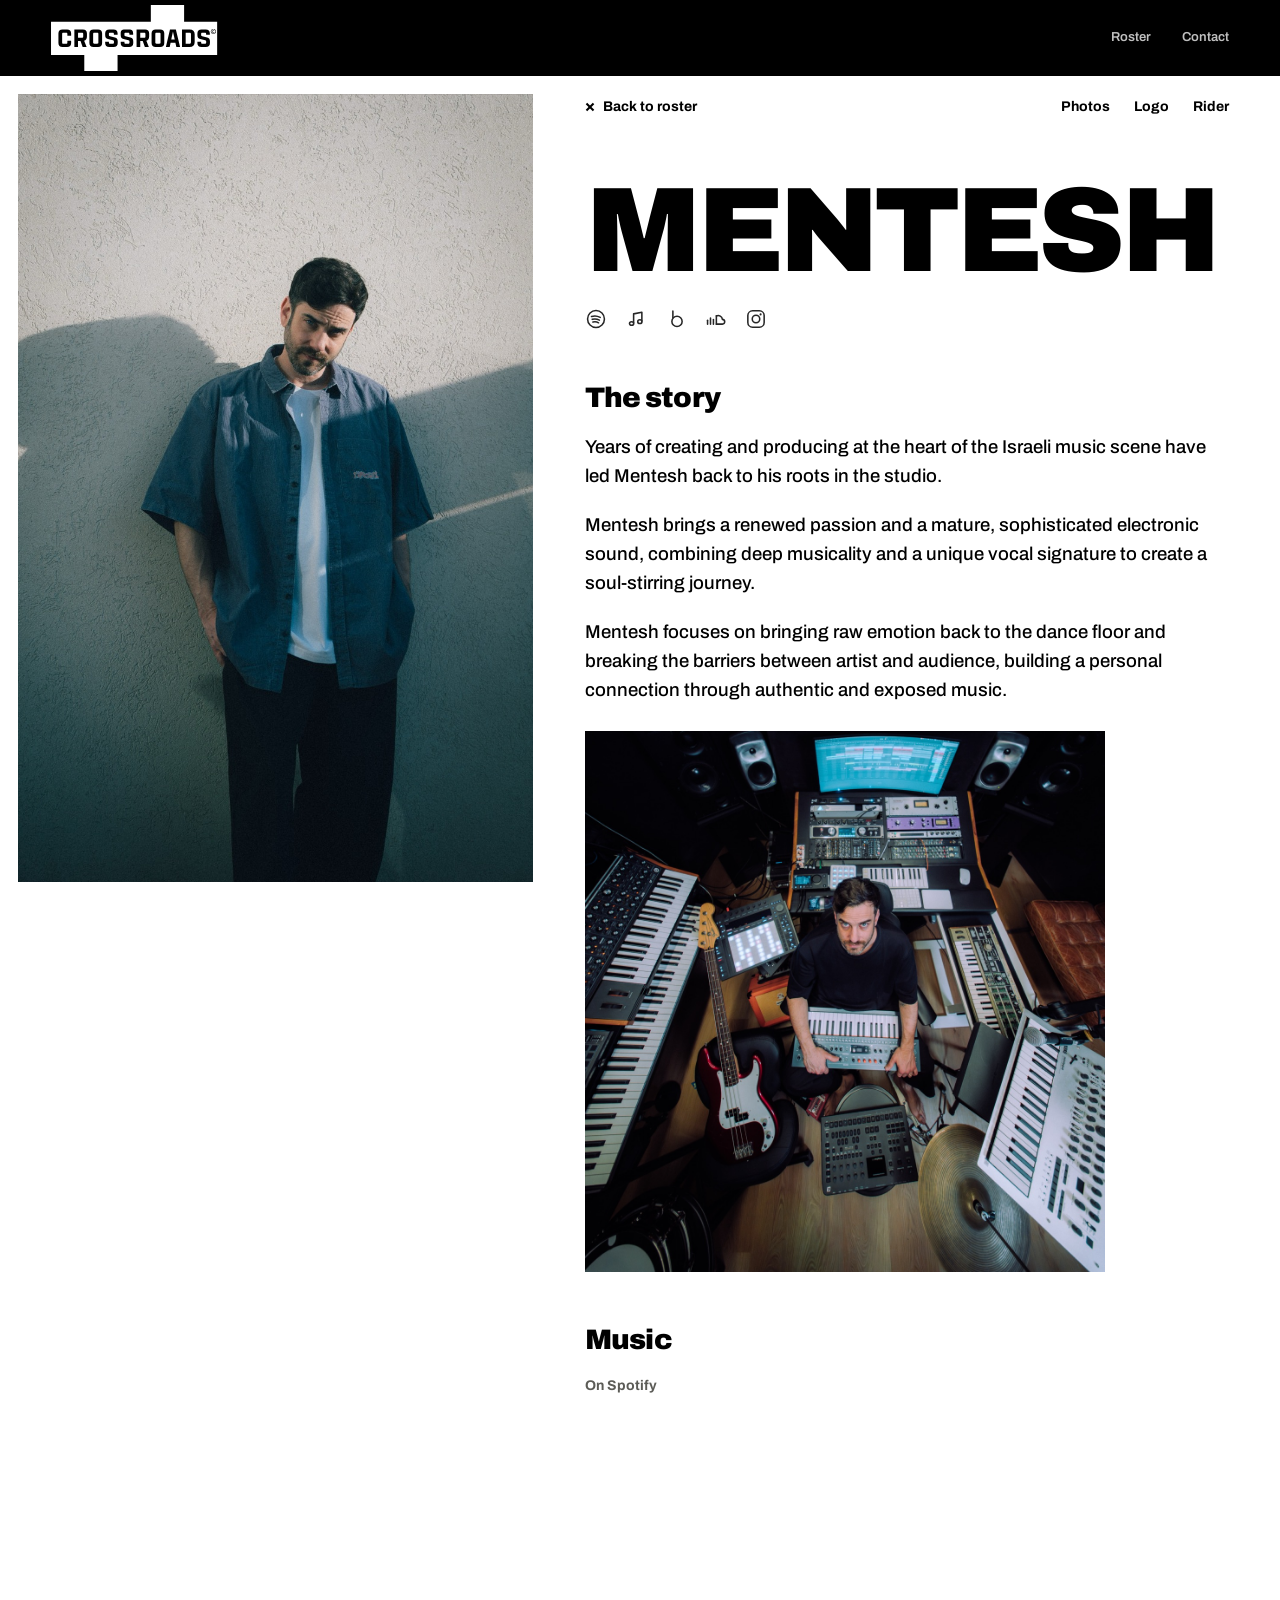
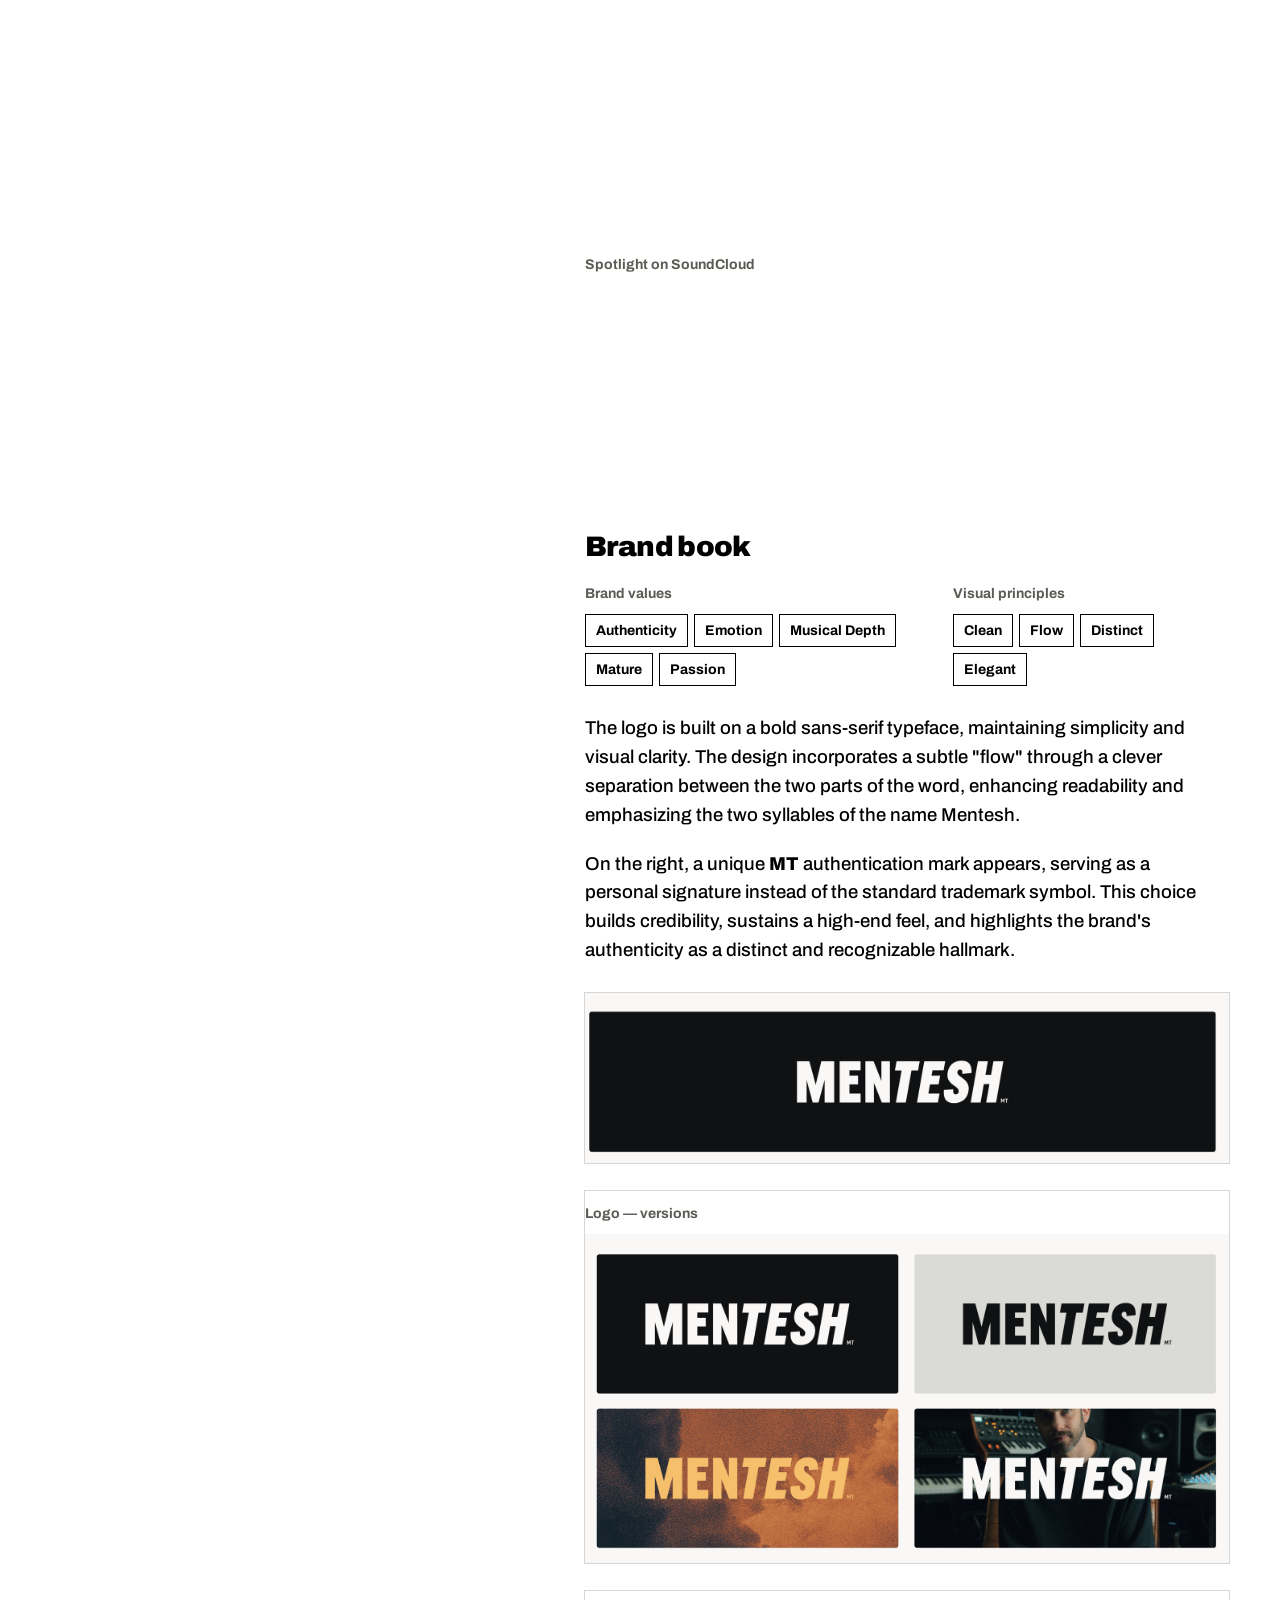
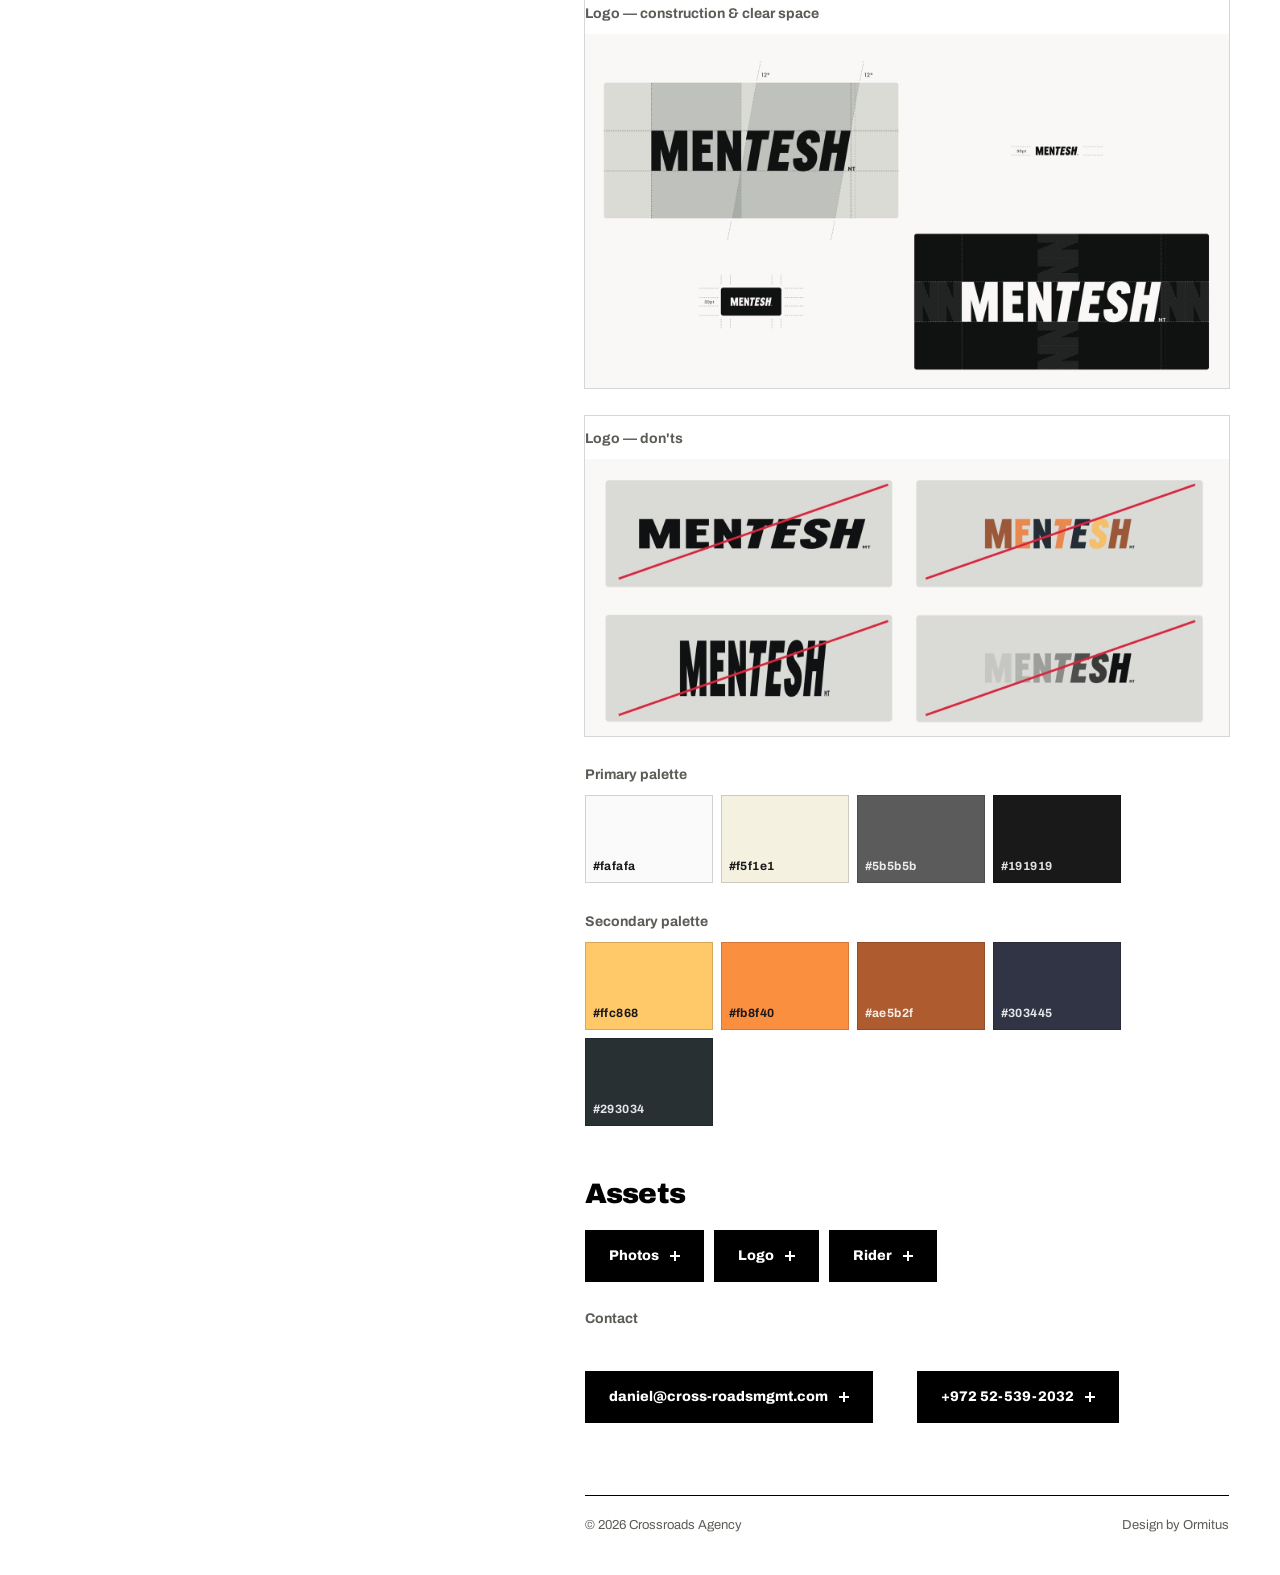
<file: mentesh/index.html>
<!DOCTYPE html>
<html lang="en" dir="ltr">
<head>
<meta charset="UTF-8">
<meta name="viewport" content="width=device-width, initial-scale=1">
<title>Mentesh — CrossRoads</title>
<meta name="description" content="Mentesh — press kit. A mature, sophisticated electronic sound with a unique vocal signature.">
<link rel="canonical" href="https://cross-roadsmgmt.com/mentesh/">
<link rel="icon" href="/favicon.svg" type="image/svg+xml">
<link rel="apple-touch-icon" href="/apple-touch-icon.png">
<meta name="theme-color" content="#000000">

<meta property="og:type" content="profile">
<meta property="og:site_name" content="CrossRoads">
<meta property="og:title" content="Mentesh — CrossRoads">
<meta property="og:description" content="Raw emotion back on the dance floor">
<meta property="og:url" content="https://cross-roadsmgmt.com/mentesh/">
<meta property="og:image" content="https://cross-roadsmgmt.com/og-mentesh.png">
<meta property="og:image:width" content="1200">
<meta property="og:image:height" content="630">
<meta name="twitter:card" content="summary_large_image">
<meta name="twitter:title" content="Mentesh — CrossRoads">
<meta name="twitter:description" content="Raw emotion back on the dance floor">
<meta name="twitter:image" content="https://cross-roadsmgmt.com/og-mentesh.png">

<link rel="preconnect" href="https://fonts.googleapis.com">
<link rel="preconnect" href="https://fonts.gstatic.com" crossorigin>
<link href="https://fonts.googleapis.com/css2?family=Archivo:wdth,wght@62..125,400..900&display=swap" rel="stylesheet">
<link rel="stylesheet" href="/assets/site.css">
</head>
<body>

<header class="hdr">
  <a href="/" class="hdr__logo" aria-label="Crossroads home">
    <svg viewBox="0 0 1920 768" fill="currentColor" aria-hidden="true"><use href="/assets/sprite.svg#cr-logo"/></svg>
  </a>
  <nav class="hdr__nav"><a href="/#roster">Roster</a><a href="#assets">Contact</a></nav>
</header>

<main class="split">
  <div class="split__photo"><img src="/img/mentesh.jpg" alt="Mentesh" width="900" height="1200"></div>
  <div class="split__main">
    <div class="tools">
      <a href="/#roster"><i class="plus" aria-hidden="true"></i> Back to roster</a>
      <div class="tools__r"><a href="#code" data-gate="ZQx+3IblJqf3rc2BmvnIHBzLFsYGFnkC5kX5++9+FP38oNNQ7U6UubBVjcchNzk8H5uhIm8PwDS+9QHlEEdkDLWXKsZtrPKM/NRlLs0WrUmTwZRT/uo25ev6d6laJRPN3023qA==" target="_blank" rel="noopener noreferrer">Photos</a>
      <a href="#code" data-gate="M90Zheh0ZTYXE/cBQJzWeUspvnoON1aS2Hh7EgMgJc9rhvrihf0Lmgj2+nD4M0V92s2aH7J/n+M07Vy/KKQmlBKsC2ezRN0TijRS00Q7wwN1gxV6T7mg0IpK8OBYeXpT3ZcTobrUq+3zaZ1JcS4DR3FoPSW7vGena6/N93IyCeJHyn6mNNB/u0fTcahl" target="_blank" rel="noopener noreferrer">Logo</a>
      <a href="#code" data-gate="9RSaDmI51+co++qvD45mWNHNH/5r/zZ8fUrBeqSka/wsicqEzZLuf+letzDvYxK546PfjZgSwHyV9c5KNogbv3DWVQ8c8vC3sFJoiP8+Vi47DcJejbw4rVaHXiNE5nl4At8=" target="_blank" rel="noopener noreferrer">Rider</a></div>
    </div>
    <h1 class="name">Mentesh</h1>
    <div class="plats">
    <a href="https://open.spotify.com/artist/4AUqHwTX2zVGZOlXgrSNoF" target="_blank" rel="noopener noreferrer" title="Spotify" aria-label="Mentesh on Spotify"><svg aria-hidden="true"><use href="/assets/sprite.svg#ic-spotify"/></svg></a>
    <a href="https://music.apple.com/il/artist/mentesh/1671188421" target="_blank" rel="noopener noreferrer" title="Apple Music" aria-label="Mentesh on Apple Music"><svg aria-hidden="true"><use href="/assets/sprite.svg#ic-apple"/></svg></a>
    <a href="https://www.beatport.com/artist/mentesh/1109477" target="_blank" rel="noopener noreferrer" title="Beatport" aria-label="Mentesh on Beatport"><svg aria-hidden="true"><use href="/assets/sprite.svg#ic-beatport"/></svg></a>
    <a href="https://soundcloud.com/mentesh" target="_blank" rel="noopener noreferrer" title="SoundCloud" aria-label="Mentesh on SoundCloud"><svg aria-hidden="true"><use href="/assets/sprite.svg#ic-soundcloud"/></svg></a>
    <a href="https://www.instagram.com/guymentesh" target="_blank" rel="noopener noreferrer" title="Instagram" aria-label="Mentesh on Instagram"><svg aria-hidden="true"><use href="/assets/sprite.svg#ic-instagram"/></svg></a></div>


<!-- ============ BIO ============ -->
<section class="sec rv">
  
      <h2>The story</h2>
      <div class="prose rv">
        <p>Years of creating and producing at the heart of the Israeli music scene have led Mentesh back to his roots in the studio.</p>
        <p>Mentesh brings a renewed passion and a mature, sophisticated electronic sound, combining deep musicality and a unique vocal signature to create a soul-stirring journey.</p>
        <p>Mentesh focuses on bringing raw emotion back to the dance floor and breaking the barriers between artist and audience, building a personal connection through authentic and exposed music.</p>
      </div>
    
<figure class="bio__fig">
      <img src="/img/mentesh-bio.jpg" alt="Mentesh in the studio" width="1200" height="1247" loading="lazy" decoding="async">
    </figure>
</section>

<!-- ============ MUSIC ============ -->
<section class="sec rv">
  <h2>Music</h2>

  <div class="sc rv">
    <p class="sub">On Spotify</p>
    <iframe class="spotify" title="Mentesh on Spotify" loading="lazy"
      allow="clipboard-write; encrypted-media; fullscreen; picture-in-picture"
      src="https://open.spotify.com/embed/artist/4AUqHwTX2zVGZOlXgrSNoF?utm_source=generator&theme=0"></iframe>
  </div>

  <div class="sc rv">
    <p class="sub">Spotlight on SoundCloud</p>
    <div class="sc__grid" id="sc-grid"></div>
  </div>
</section>

<!-- ============ BRAND BOOK ============ -->
<section class="sec rv">
  <h2>Brand book</h2>

  <div class="brand rv">
    <div>
      <p class="sub">Brand values</p>
      <div class="decks">
        <span>Authenticity</span><span>Emotion</span><span>Musical Depth</span><span>Mature</span><span>Passion</span>
      </div>
    </div>
    <div>
      <p class="sub">Visual principles</p>
      <div class="decks">
        <span>Clean</span><span>Flow</span><span>Distinct</span><span>Elegant</span>
      </div>
    </div>
  </div>

  <div class="brand__note prose rv">
    <p>The logo is built on a bold sans-serif typeface, maintaining simplicity and visual clarity. The design incorporates a subtle "flow" through a clever separation between the two parts of the word, enhancing readability and emphasizing the two syllables of the name Mentesh.</p>
    <p>On the right, a unique <b>MT</b> authentication mark appears, serving as a personal signature instead of the standard trademark symbol. This choice builds credibility, sustains a high-end feel, and highlights the brand's authenticity as a distinct and recognizable hallmark.</p>
  </div>

  <!-- the logo section's own artwork, rendered from the brandbook PDF -->
  <figure class="plate rv">
    <img src="/img/mentesh/logo-lockup.jpg" alt="Mentesh primary logo lockup" loading="lazy" decoding="async">
  </figure>
  <figure class="plate rv">
    <figcaption class="sub">Logo — versions</figcaption>
    <img src="/img/mentesh/logo-variants.jpg" alt="Mentesh logo on black, light grey, gradient and photography" loading="lazy" decoding="async">
  </figure>
  <figure class="plate rv">
    <figcaption class="sub">Logo — construction &amp; clear space</figcaption>
    <img src="/img/mentesh/logo-construction.jpg" alt="Mentesh logo construction grid, 12 degree angle and clear space" loading="lazy" decoding="async">
  </figure>
  <figure class="plate rv">
    <figcaption class="sub">Logo — don'ts</figcaption>
    <img src="/img/mentesh/logo-donts.jpg" alt="Incorrect uses of the Mentesh logo" loading="lazy" decoding="async">
  </figure>

  <div class="pal rv">
    <p class="sub">Primary palette</p>
    <div class="pal__row">
      <span class="sw" style="--c:#fafafa">#fafafa</span>
      <span class="sw" style="--c:#f5f1e1">#f5f1e1</span>
      <span class="sw" style="--c:#5b5b5b">#5b5b5b</span>
      <span class="sw" style="--c:#191919">#191919</span>
    </div>
  </div>

  <div class="pal rv">
    <p class="sub">Secondary palette</p>
    <div class="pal__row">
      <span class="sw" style="--c:#ffc868">#ffc868</span>
      <span class="sw" style="--c:#fb8f40">#fb8f40</span>
      <span class="sw" style="--c:#ae5b2f">#ae5b2f</span>
      <span class="sw" style="--c:#303445">#303445</span>
      <span class="sw" style="--c:#293034">#293034</span>
    </div>
  </div>
</section>

<!-- ============ ASSETS + CONTACT ============ -->
<section class="sec rv" id="assets">
  <h2>Assets</h2>
  <div class="assets rv">
    <a class="btn" href="#code" data-gate="+bQo6wxzMCPP9ZTYK+G7bDYrccAILmiDrSjOV7Stx8ZNz9I6x+HUyFozyKuJgOYEdIDEXTrirN0ZpVRAUPK4KobDkKqOxPn95l5gnT8JL8iZ7I9DQAkDWoHI/OJ6BKrhfdNmTg==" target="_blank" rel="noopener noreferrer"><span>Photos <i class="plus" aria-hidden="true"></i></span></a>
    <a class="btn" href="#code" data-gate="gTaQK4LtfTCAxTxZPaODIRd6r5Z8GWV4ttWXbHn6ZJGcK0VeQxdhH04mihaH2JUWP81672AnduXLUaNe18psiBHsuBVhKSdpbr/iOCe84LuUvrGatIQsd1bqoxKh7pM9i4lODeDP+eRD2jXu/hv2+3xC2JoJf8oMWriT1meNqYtwybf3Fp8CCYOBxjxo" target="_blank" rel="noopener noreferrer"><span>Logo <i class="plus" aria-hidden="true"></i></span></a>
    <a class="btn" href="#code" data-gate="5HHUP7ZtAd4d6cSJu9f7D8eEalkoYQqWbB3nMg2J+w7M4xuBzsDW1i/XbTQ2Vjj9ck+l2/n8vYY5FHyTqnL1uRzH6KQlfZSr2nkM8+VbGptsMZsc+wFu+vd90wJLh7ER+Eo=" target="_blank" rel="noopener noreferrer"><span>Rider <i class="plus" aria-hidden="true"></i></span></a>
  </div>

  <!-- The EPK listed Strange Talent and Ritual Artists here. Replaced with
       CrossRoads' own details on request — a press kit on the agency's site
       should route enquiries to the agency. -->
  <div class="contact rv">
    <p class="sub">Contact</p>
    <a class="btn" href="mailto:daniel@cross-roadsmgmt.com"><span>daniel@cross-roadsmgmt.com <i class="plus" aria-hidden="true"></i></span></a>
    <a class="btn" href="tel:+972525392032"><span>+972 52-539-2032 <i class="plus" aria-hidden="true"></i></span></a>
  </div>
</section>


    <div class="pfoot"><span>© 2026 Crossroads Agency</span><span>Design by Ormitus</span></div>
  </div>
</main>

<nav class="dock" aria-label="Quick links"><a href="#code" data-gate="51tvcAaJB2Fxu+UVNRmGC8VYeIaCVrwLoHJK9ZOzirAgWvLWorXtOs4NajyUiFTWAOjTroKvsK8/wXs7CMnS1El/+HVaFKVil521SNKqiFSw/ty2coZi5EeNs+qmhnOCVgE=" target="_blank" rel="noopener noreferrer">Rider</a><a href="#code" data-gate="OgH0GqLTqW3wAzYfkKctaAxNZSIAOUikB0OyV3Ujtw1Sk7iYx3EXsh/4SU56CmoPrjZBgpaNg5SgIHYWniZmHEvn46YGDqWJMAXrencGVDkwCvG0V2BcmrgmvTYHG1fpJRR5aQ==" target="_blank" rel="noopener noreferrer">Photos</a></nav>

<script>
/* SoundCloud Spotlight — the five items pinned on his profile, in his order.
   Built in JS so the list lives in one place and the iframes stay lazy. */
/* His SoundCloud Spotlight — the two sets pinned on his profile. */
const SPOTLIGHT = [
  ['Originals', 'https://soundcloud.com/mentesh/sets/releases'],
  ['SET',       'https://soundcloud.com/mentesh/sets/set'],
];
document.getElementById('sc-grid').innerHTML = SPOTLIGHT.map(([title,url]) => {
  const p = new URLSearchParams({
    url, color:'#000000', auto_play:'false', hide_related:'true',
    show_comments:'false', show_user:'true', show_reposts:'false',
    show_teaser:'false', visual:'false'
  });
  return `<iframe title="${title} — SoundCloud" loading="lazy" allow="autoplay"
            src="https://w.soundcloud.com/player/?${p}"></iframe>`;
}).join('');

/* Regional-indicator flags from a country code. */
const flagOf = cc => cc.toUpperCase().replace(/./g, c => String.fromCodePoint(0x1F1E6 + c.charCodeAt(0) - 65));

/* reveal on scroll */
const io = new IntersectionObserver(es => {
  es.forEach(e => { if (e.isIntersecting) { e.target.classList.add('in'); io.unobserve(e.target); } });
}, { rootMargin:'0px 0px -8% 0px', threshold:0.08 });
document.querySelectorAll('.rv').forEach(el => io.observe(el));
</script>
<script src="/assets/gate.js" defer></script>
</body>
</html>
</file>
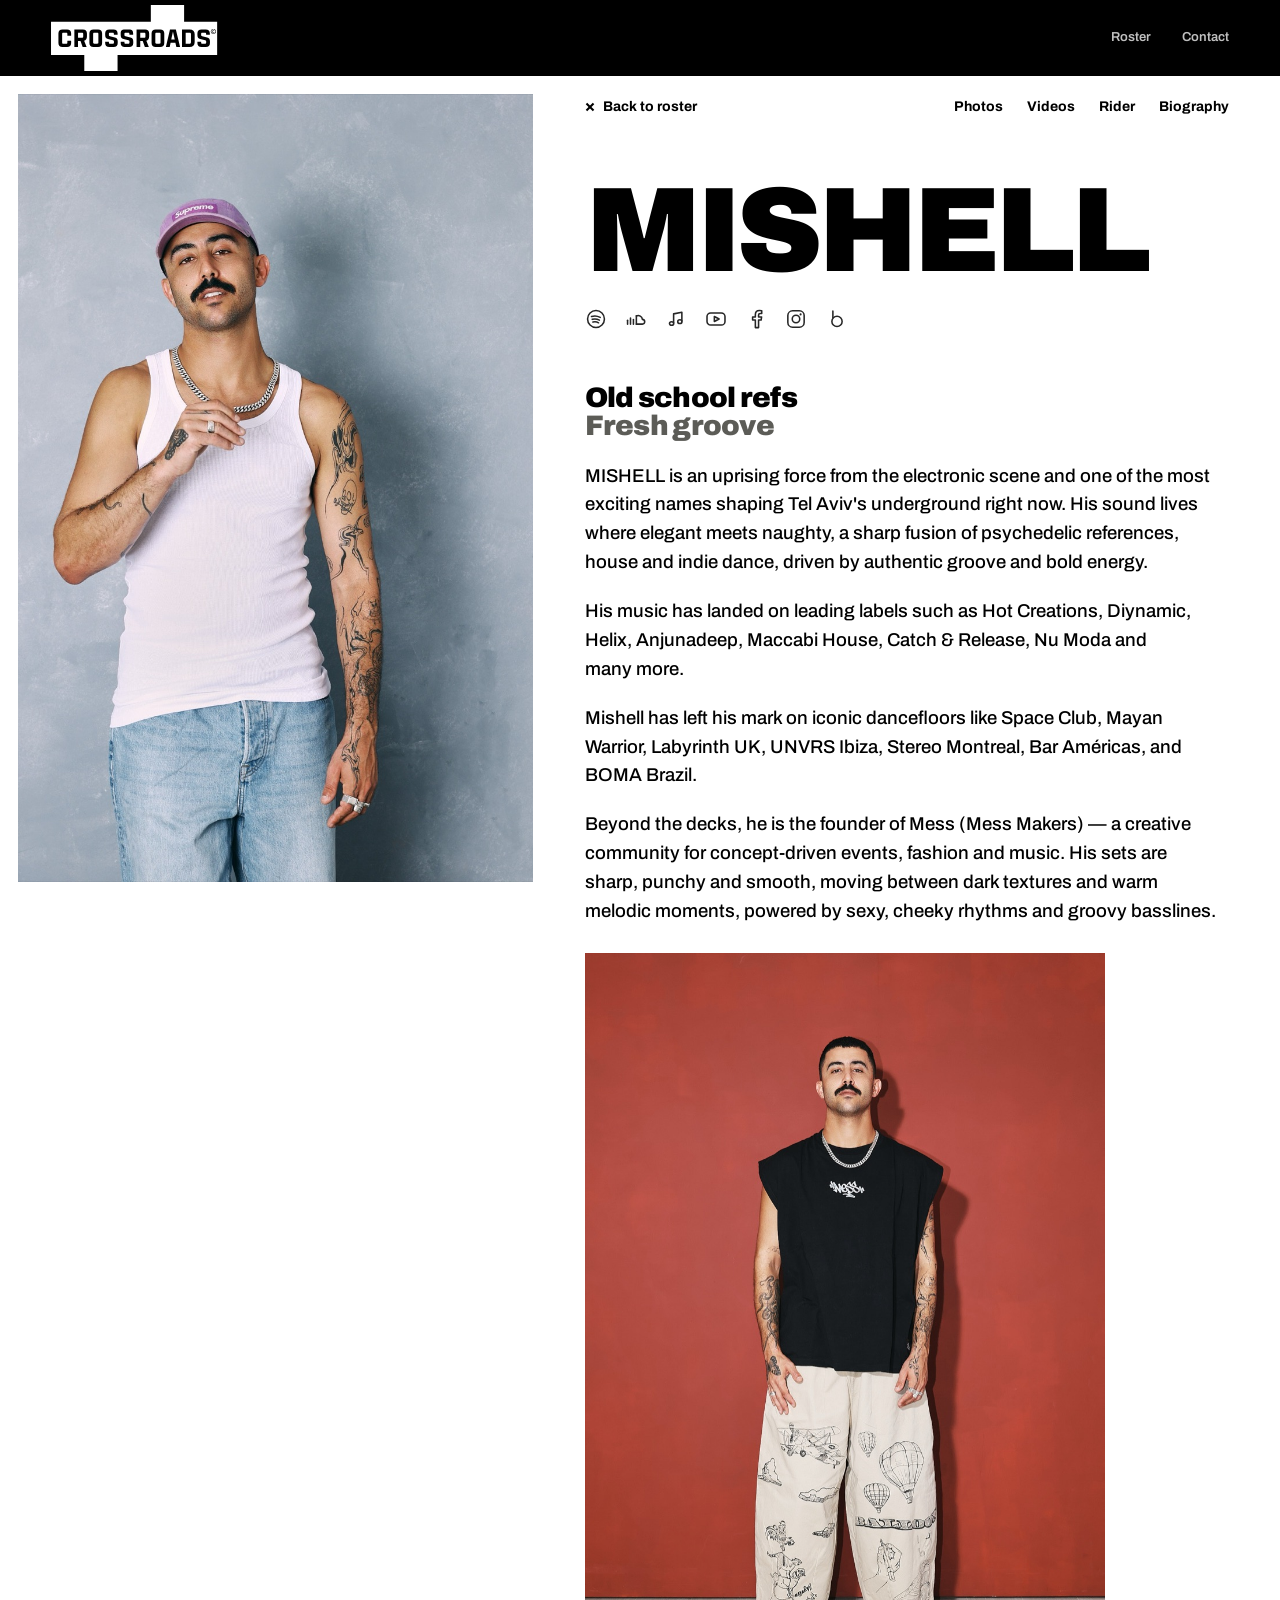
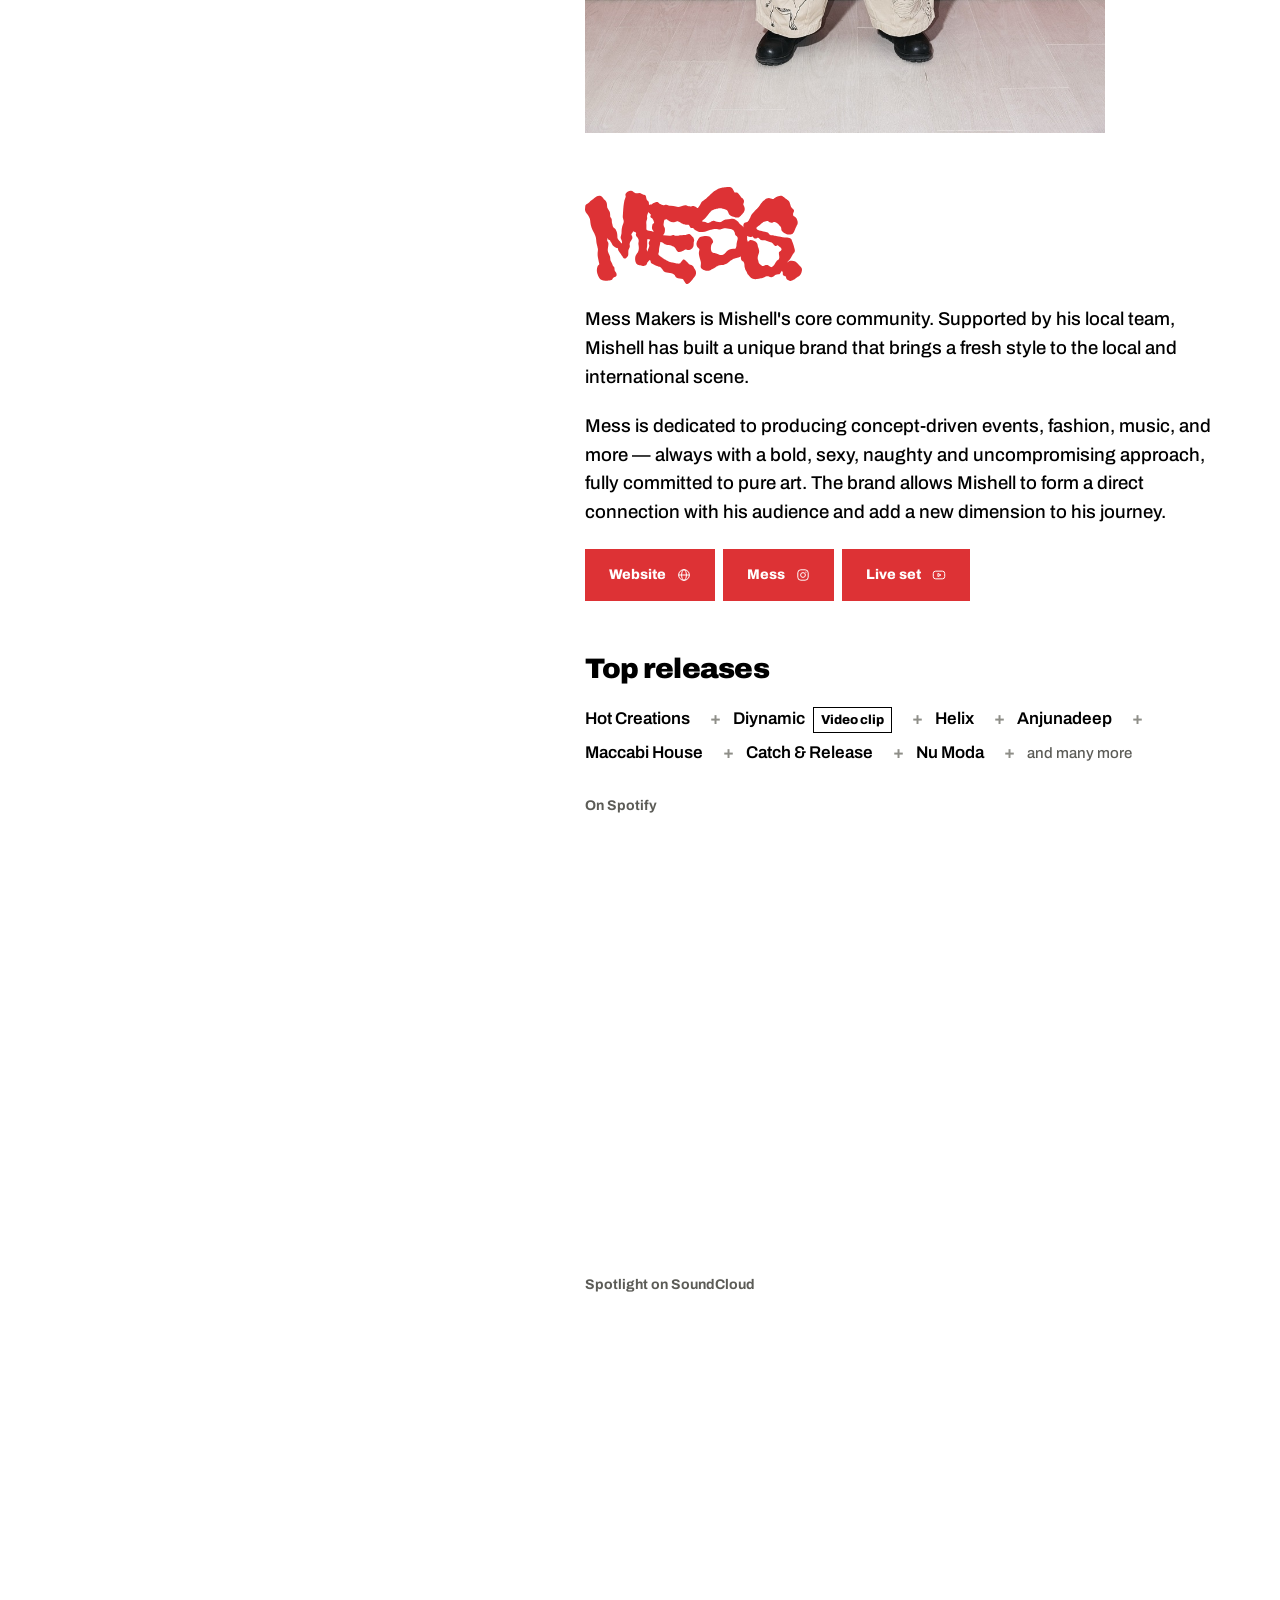
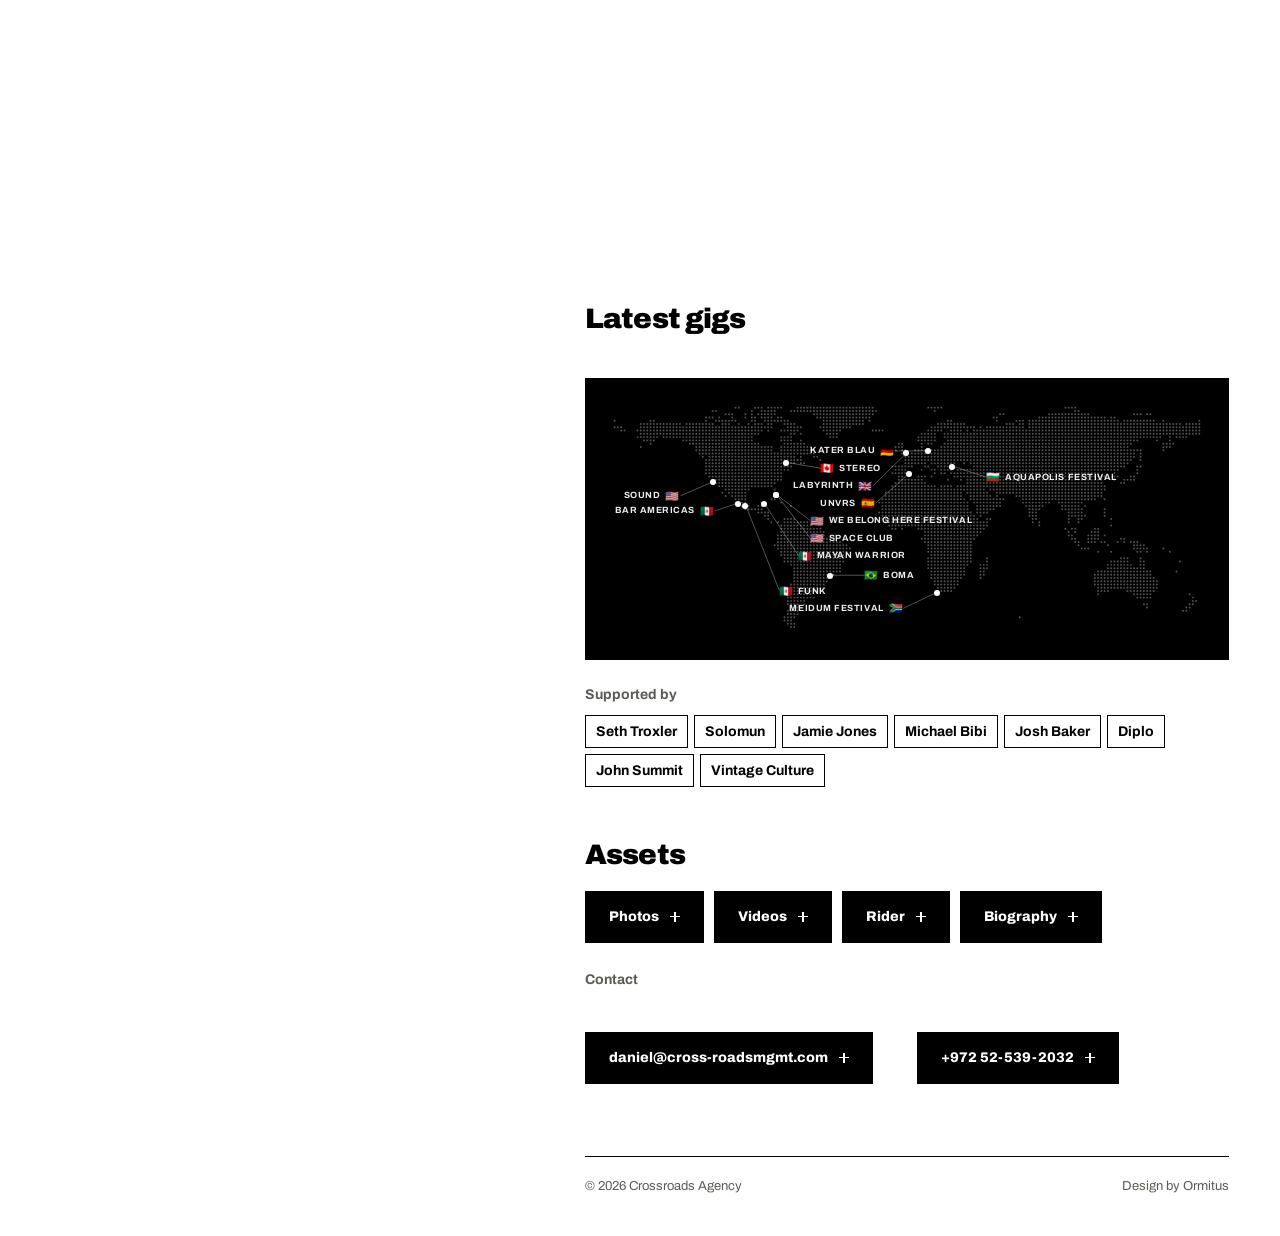
<file: mishell/index.html>
<!DOCTYPE html>
<html lang="en" dir="ltr">
<head>
<meta charset="UTF-8">
<meta name="viewport" content="width=device-width, initial-scale=1">
<title>Mishell — CrossRoads</title>
<meta name="description" content="Mishell — press kit. Elegant sounds meet naughty feel.">
<link rel="canonical" href="https://cross-roadsmgmt.com/mishell/">
<link rel="icon" href="/favicon.svg" type="image/svg+xml">
<link rel="apple-touch-icon" href="/apple-touch-icon.png">
<meta name="theme-color" content="#000000">

<meta property="og:type" content="profile">
<meta property="og:site_name" content="CrossRoads">
<meta property="og:title" content="Mishell — CrossRoads">
<meta property="og:description" content="Elegant sounds meet naughty feel">
<meta property="og:url" content="https://cross-roadsmgmt.com/mishell/">
<meta property="og:image" content="https://cross-roadsmgmt.com/og-mishell.png">
<meta property="og:image:width" content="1200">
<meta property="og:image:height" content="630">
<meta name="twitter:card" content="summary_large_image">
<meta name="twitter:title" content="Mishell — CrossRoads">
<meta name="twitter:description" content="Elegant sounds meet naughty feel">
<meta name="twitter:image" content="https://cross-roadsmgmt.com/og-mishell.png">

<link rel="preconnect" href="https://fonts.googleapis.com">
<link rel="preconnect" href="https://fonts.gstatic.com" crossorigin>
<link href="https://fonts.googleapis.com/css2?family=Archivo:wdth,wght@62..125,400..900&display=swap" rel="stylesheet">
<link rel="stylesheet" href="/assets/site.css">
</head>
<body>

<header class="hdr">
  <a href="/" class="hdr__logo" aria-label="Crossroads home">
    <svg viewBox="0 0 1920 768" fill="currentColor" aria-hidden="true"><use href="/assets/sprite.svg#cr-logo"/></svg>
  </a>
  <nav class="hdr__nav"><a href="/#roster">Roster</a><a href="#assets">Contact</a></nav>
</header>

<main class="split">
  <div class="split__photo"><img src="/img/mishell.jpg" alt="Mishell" width="900" height="1200"></div>
  <div class="split__main">
    <div class="tools">
      <a href="/#roster"><i class="plus" aria-hidden="true"></i> Back to roster</a>
      <div class="tools__r"><a href="#code" data-gate="oQr02GyqzODhdTF6BfGbhiEYvurh3O627GcLiD3gATyHwZU38Koem45VAbTZROS8oajf0OFQ+IkfW4rwz66gXCYyQSvCsZIjvdsd+4DFl9NDdg4fZlJbr8HJHQRmDOYI9bhUmvcVnMGrIia0hgm8Xtb34BGfzMIhBqpYVIDJpveC71wc0J0dOia/Y3UeTJ7ZweRy/9oF7S3m" target="_blank" rel="noopener noreferrer">Photos</a>
      <a href="#code" data-gate="u02l03JL9F8dMVR9QdThKN0wXm2RUPaAHp77tU0S+pWeC5CbNCwhe7unHCkhQgV2no1dQhiNm2UCkcmh/RKHENX7kw8ZTBv8XF6NJkCt4W9XEmpKSe+I7GnyA79oB6yQYjGbHLRKVLGpDhxT83mhXrRelHj1vlUC8KVWGbAC+xs+X0xDxY70jGhwpBhHaiUaORLMFQ==" target="_blank" rel="noopener noreferrer">Videos</a>
      <a href="#code" data-gate="eqiHyBGmdvwaIbvJ8B4K+iwSRhfJpxvqiC+FcxzdaSUEvGlpLk1E6XKF8/GN7n9mJgvPJG2Gj1SUy4IrLV2r9ee3s8eMe7fhC0QKp11fp4ss0ivk+06FBCIZjYoP2JFuZSI=" target="_blank" rel="noopener noreferrer">Rider</a>
      <a href="#code" data-gate="T9vLVyKrvuxrm65IOUUXPhMz/kkYHEV02Z2XPh7hrIWJuPjD6qznYINJU6h1GZXYJytCuqsANXDW6NeXp+kOLpmHwqXUTN4/qgof35CIKXfe+TG+0nhTtIt2v5D/16Gzs46TvecWaoHd5FQelasAew==" target="_blank" rel="noopener noreferrer">Biography</a></div>
    </div>
    <h1 class="name">Mishell</h1>
    <div class="plats">
    <a href="https://open.spotify.com/artist/3kCsXVpVs1ZhLnIVkNzdHJ" target="_blank" rel="noopener noreferrer" title="Spotify" aria-label="Mishell on Spotify"><svg aria-hidden="true"><use href="/assets/sprite.svg#ic-spotify"/></svg></a>
    <a href="https://soundcloud.com/mishellmusik" target="_blank" rel="noopener noreferrer" title="SoundCloud" aria-label="Mishell on SoundCloud"><svg aria-hidden="true"><use href="/assets/sprite.svg#ic-soundcloud"/></svg></a>
    <a href="https://music.apple.com/il/artist/mishell/250454064" target="_blank" rel="noopener noreferrer" title="Apple Music" aria-label="Mishell on Apple Music"><svg aria-hidden="true"><use href="/assets/sprite.svg#ic-apple"/></svg></a>
    <a href="https://www.youtube.com/@Mishell.musicc" target="_blank" rel="noopener noreferrer" title="YouTube" aria-label="Mishell on YouTube"><svg aria-hidden="true"><use href="/assets/sprite.svg#ic-youtube"/></svg></a>
    <a href="https://www.facebook.com/share/19x98gmbYN/" target="_blank" rel="noopener noreferrer" title="Facebook" aria-label="Mishell on Facebook"><svg aria-hidden="true"><use href="/assets/sprite.svg#ic-facebook"/></svg></a>
    <a href="https://www.instagram.com/_mishell_____" target="_blank" rel="noopener noreferrer" title="Instagram" aria-label="Mishell on Instagram"><svg aria-hidden="true"><use href="/assets/sprite.svg#ic-instagram"/></svg></a>
    <a href="https://www.beatport.com/artist/mishell/270228" target="_blank" rel="noopener noreferrer" title="Beatport" aria-label="Mishell on Beatport"><svg aria-hidden="true"><use href="/assets/sprite.svg#ic-beatport"/></svg></a></div>


<!-- ============ BIO ============ -->
<section class="sec rv">
  
      <h2>Old school refs<br><em>Fresh groove</em></h2>
      <div class="prose rv">
        <p>MISHELL is an uprising force from the electronic scene and one of the most exciting names shaping Tel Aviv's underground right now. His sound lives where elegant meets naughty, a sharp fusion of psychedelic references, house and indie dance, driven by authentic groove and bold energy.</p>
        <p>His music has landed on leading labels such as Hot Creations, Diynamic, Helix, Anjunadeep, Maccabi House, Catch &amp; Release, Nu Moda and many more.</p>
        <p>Mishell has left his mark on iconic dancefloors like Space Club, Mayan Warrior, Labyrinth UK, UNVRS Ibiza, Stereo Montreal, Bar Américas, and BOMA Brazil.</p>
        <p>Beyond the decks, he is the founder of Mess (Mess Makers) — a creative community for concept-driven events, fashion and music. His sets are sharp, punchy and smooth, moving between dark textures and warm melodic moments, powered by sexy, cheeky rhythms and groovy basslines.</p>
      </div>
    
<figure class="bio__fig">
      <img src="/img/mishell-bio.jpg" alt="Mishell" width="900" height="1350" loading="lazy" decoding="async">
    </figure>
</section>

<!-- ============ MESS ============ -->
<section class="sec rv">
  <div class="mess__grid">
    <div>
      <h2 class="mess__logo">
        <img src="/assets/mess-logo.svg" alt="Mess" width="222" height="99">
        <span class="visually-hidden">Mess</span>
      </h2>
      <div class="prose rv">
        <p>Mess Makers is Mishell's core community. Supported by his local team, Mishell has built a unique brand that brings a fresh style to the local and international scene.</p>
        <p>Mess is dedicated to producing concept-driven events, fashion, music, and more — always with a bold, sexy, naughty and uncompromising approach, fully committed to pure art. The brand allows Mishell to form a direct connection with his audience and add a new dimension to his journey.</p>
      </div>
    </div>
    <div class="mess__actions rv">
      <a class="btn btn--mess" href="https://messmakerz.com/" target="_blank" rel="noopener noreferrer"><span>Website <svg aria-hidden="true"><use href="/assets/sprite.svg#ic-globe"/></svg></span></a>
      <a class="btn btn--mess" href="https://www.instagram.com/mess.makerz" target="_blank" rel="noopener noreferrer"><span>Mess <svg aria-hidden="true"><use href="/assets/sprite.svg#ic-instagram"/></svg></span></a>
      <a class="btn btn--mess" href="https://youtu.be/juGHYqkk9pY" target="_blank" rel="noopener noreferrer"><span>Live set <svg aria-hidden="true"><use href="/assets/sprite.svg#ic-youtube"/></svg></span></a>
    </div>
  </div>
</section>

<!-- ============ MUSIC ============ -->
<section class="sec rv">
  <h2>Top releases</h2>
  <p class="labels rv">
    <span>Hot Creations</span><span>Diynamic <a href="https://youtu.be/dmirdlOHHCQ" target="_blank" rel="noopener noreferrer">Video clip</a></span><span>Helix</span><span>Anjunadeep</span><span>Maccabi House</span><span>Catch &amp; Release</span><span>Nu Moda</span><span class="labels__more">and many more</span>
  </p>

  <!-- His SoundCloud Spotlight, item by item. SoundCloud has no single
       "spotlight" widget, so each pinned set/track gets its own player. -->
  <div class="sc rv">
    <p class="sub">On Spotify</p>
    <iframe class="spotify" title="Mishell on Spotify" loading="lazy"
      allow="clipboard-write; encrypted-media; fullscreen; picture-in-picture"
      src="https://open.spotify.com/embed/artist/3kCsXVpVs1ZhLnIVkNzdHJ?utm_source=generator&theme=0"></iframe>
  </div>

  <div class="sc rv">
    <p class="sub">Spotlight on SoundCloud</p>
    <div class="sc__grid" id="sc-grid"></div>
  </div>
</section>

<!-- ============ LATEST GIGS ============ -->
<section class="sec rv">
  <div class="gigs__head">
    <h2>Latest gigs</h2>
  </div>

  <!-- Dot-grid world map. The land mask below is generated from Natural Earth
       110m land polygons (public domain), sampled on a 2-degree grid and packed
       one bit per cell — 1.5KB rather than a megabyte of path data. -->
  <div class="mapwrap rv"><div class="map" id="map">
    <canvas class="map__dots" id="map-dots"></canvas>
    <svg class="map__lines" id="map-lines" aria-hidden="true"></svg>
    <div class="map__pins" id="map-pins"></div>
  </div></div>
  <div class="gigs__decks rv" style="margin-top:24px">
    <p class="sub">Supported by</p>
    <div class="decks">
      <span>Seth Troxler</span><span>Solomun</span><span>Jamie Jones</span><span>Michael Bibi</span>
      <span>Josh Baker</span><span>Diplo</span><span>John Summit</span><span>Vintage Culture</span>
    </div>
  </div>
</section>

<!-- ============ ASSETS + CONTACT ============ -->
<section class="sec rv" id="assets">
  <h2>Assets</h2>
  <div class="assets rv">
    <a class="btn" href="#code" data-gate="+Gc2/eInze19fB6WK3ralzMzavaDdqrt/d2NxGFkhPNEcWwoM9MhZzOtVoOPQenXaX8ueWKOORlBmNQPrtpNmrdCyrFXOcl66lYzbHF9FxDW4JCP/r7DMH9lCJtdqJVWVQZOsB3GnGKbmRkijsN8z43fi9KFfVjmgxeIsGvKJ+0Z9dNM1vGVWyZKRhdJKma682bKevP3RHI3" target="_blank" rel="noopener noreferrer"><span>Photos <i class="plus" aria-hidden="true"></i></span></a>
    <a class="btn" href="#code" data-gate="GLCarVCiHeJVoaMbIQp9dxk5ze6OcfK4I4D5VhZeKWNIKjHni1bbiJUAhCdZlgG5fMO6BuZjM+CjchJVJPYl7ObrsMiXdlkRK7AjY2EkCsVFbk1jA/5Xxcvyxur5akQSGvQ7B1PosZVhSZd35VU4A94GCyBlm/TmDZ9xIVZh/90wtZe4d0m9WTFd9LrHeEaWIdiVeQ==" target="_blank" rel="noopener noreferrer"><span>Videos <i class="plus" aria-hidden="true"></i></span></a>
    <a class="btn" href="#code" data-gate="usNjPQWO88XLuIex/c2YOlCG2O4P9Xd+BHnz0pyAtGbQHu3WmxFqxLQjxH8Rhcpj8MXloIid29Fw7LN1ce746WNxIt/vx2RMkFf9qh+o1ZUG46SANvKgOj/BPzcDk+RTtQY=" target="_blank" rel="noopener noreferrer"><span>Rider <i class="plus" aria-hidden="true"></i></span></a>
    <a class="btn" href="#code" data-gate="Xq/ysIZ9fz3PHIoYzbkfHA/eT4xuW3lFBXPATQpbL9ql+trqC+G0ut6jQfGgrsxidApNbBHrnLQHWZACwR/pzdNqODoy+M83t7i4F0pOmTNNZJ3X6mXy5gPwiYwwdMa5DBzE82wBcMSyxL8Z87xFMw==" target="_blank" rel="noopener noreferrer"><span>Biography <i class="plus" aria-hidden="true"></i></span></a>
  </div>

  <!-- The EPK listed Strange Talent and Ritual Artists here. Replaced with
       CrossRoads' own details on request — a press kit on the agency's site
       should route enquiries to the agency. -->
  <div class="contact rv">
    <p class="sub">Contact</p>
    <a class="btn" href="mailto:daniel@cross-roadsmgmt.com"><span>daniel@cross-roadsmgmt.com <i class="plus" aria-hidden="true"></i></span></a>
    <a class="btn" href="tel:+972525392032"><span>+972 52-539-2032 <i class="plus" aria-hidden="true"></i></span></a>
  </div>
</section>


    <div class="pfoot"><span>© 2026 Crossroads Agency</span><span>Design by Ormitus</span></div>
  </div>
</main>

<nav class="dock" aria-label="Quick links"><a href="#code" data-gate="38vMQf2oiya1uhuzBvjWZQDA02SurO5cEQdKn2fdG5h4Uh9V9FdWP49zEDYFmjVrOhbuL8+OTf6C7mtrtO9lIjKYZk5zx+oEBWNKA09hL7VL9XO3Ir3gbuSWx5wRyLVKqlw=" target="_blank" rel="noopener noreferrer">Rider</a><a href="#code" data-gate="YKAAx4GXf3u0iuQqCVcMvxgoijQHuY7TvENp4ypHb2GQuTxMl6l9HmeQ/ucHMGnNo+9EiXXIXiqI7GjFcOTuezBkPzk9LP50qtYuPM+ZKjdExvC4IP/WyXEXG/c+rk6fFm/EpqT+o8PRdY1xS22uo0bi9NBi8CJ8cDdJWNoeOB2UlNNWqlhLpFbKBr13X9AQcjbXg5Xq0lP2" target="_blank" rel="noopener noreferrer">Photos</a></nav>

<script>
/* SoundCloud Spotlight — the five items pinned on his profile, in his order.
   Built in JS so the list lives in one place and the iframes stay lazy. */
const LAND_MASK = "AAAAAAYd8P///wAA+AAAAAA8AAAAAAAAAAAwAnw////4AAIAAAAAAGAAAAAAAAAAADivwAf//wAAAAADAAf/wAHYAAAAAADoi3sAP//gAAAAAMAD///sAAAAgBgACfwz/AD/+gAAAwAEHf///+/8gBAP/7/nJdjwD/+AAAH/AA7f///////f4P//////h8H/gAAAf/6//f////////Mf/////9H4D8AeAA+ev///////////AP/////4A0B4AAAD5/////////////Af3////gHgA4AAAH5///////////LwAHgH///gHkAAAAAH4/////////+CIAABAB///4D+AAAAGCx/////////4A8AAIAAf///n/gAAAOCD/////////wA4AAAAAf///n/wAAAbP///////////AgAAAAAP/////wAAADf//////////9AAAAAAAF////0YAAAB///////////9AAAAAAAD////8EAAAB///////////5AAAAAAAD////2AAAAB/f5f///////wAAAAAAAD////gAAAAfxnwP///////jAAAAAAAD////AAAAAPCb3///////+CAAAAAAAD///8AAAAAfALf//////+ECAAAAAAAB///8AAAAAGHQP///////mMAAAAAAAA///8AAAAAH+Ai///////E8AAAAAAAAf//wAAAAAP/AA///////BgAAAAAAAAP//gAAAAAf/73///////gAAAAAAAAAD/AQAAAAAf////f/////gAAAAAAAAAF+AQAAAAB///+/n/////AAAAAAAAAAC+AAAAAAB///+f0H////AAAAAAAAAAAeAwAAAAD////f/B///8gAAAAAAAAAAeGEAAAAH////v+B/z/AAAAAAAAAAAAPMAgAAAD////n+A/B+gAAAAAAAAAAAD8AAAAAD////n4AeB/AgAAAAAAAAAAAPAAAAAH////3gAcAfAgAAAAAAAAAAADAAAAAD////6AAcAfggAAAAAAAAAAABDwAAAD////8wAMATAIAAAAAAAAAAAAr/AAAB/////gAKASAAAAAAAAAAAAAAH/gAAA/////gACAAAIAAAAAAAAAAAAH/8AAAaH///AAAAsGAAAAAAAAAAAAAH/+AAAAB//+AAAAUOAAAAAAAAAAAAAP/+AAAAB//8AAAAYegAAAAAAAAAAAAP//gAAAD//4AAAAMeBgAAAAAAAAAAAP//8AAAB//wAAAAGdiuAAAAAAAAAAAf///AAAA//wAAAACAQHgAAAAAAAAAAP///gAAA//wAAAABwAHwgAAAAAAAAAH///AAAA//wAAAAACIDQIAAAAAAAAAH//+AAAAf/wAAAAAAAAAAAAAAAAAAAD//+AAAA//wgAAAAABxAAAAAAAAAAAD//+AAAA//wgAAAAAPxgBAAAAAAAAAA//8AAAA//jgAAAAAf5gAAAAAAAAAAAf/8AAAA//DgAAAAAf/gAAAAAAAAAAAf/8AAAAf/DAAAAAD//4CAAAAAAAAAAf/wAAAAf/DAAAAAH//4AAAAAAAAAAAf/AAAAAf+CAAAAAH//8AAAAAAAAAAAf/AAAAAP8AAAAAAH//+AAAAAAAAAAA/+AAAAAP8AAAAAAH//+AAAAAAAAAAA/+AAAAAH4AAAAAAD//+AAAAAAAAAAA/8AAAAAHwAAAAAADwf8AAAAAAAAAAA/gAAAAAAAAAAAAACAH4AIAAAAAAAAB/[base64]";
const SPOTLIGHT = [
  ['Get Messy',                                        'https://soundcloud.com/mishellmusik/sets/get-messy'],
  ['Michael Jackson — Billie Jean (Mishell & Oi Edit)','https://soundcloud.com/mishellmusik/htgrfdsrer545hgfds'],
  ['Meidum Festival',                                  'https://soundcloud.com/mishellmusik/sets/meidum-festival'],
  ['Creep f. KINNA MONE',                              'https://soundcloud.com/mishellmusik/sets/creep-f-kinna-mone-1'],
  ['Desire',                                           'https://soundcloud.com/mishellmusik/sets/desire'],
];
document.getElementById('sc-grid').innerHTML = SPOTLIGHT.map(([title,url]) => {
  const p = new URLSearchParams({
    url, color:'#000000', auto_play:'false', hide_related:'true',
    show_comments:'false', show_user:'true', show_reposts:'false',
    show_teaser:'false', visual:'false'
  });
  return `<iframe title="${title} — SoundCloud" loading="lazy" allow="autoplay"
            src="https://w.soundcloud.com/player/?${p}"></iframe>`;
}).join('');

/* Regional-indicator flags from a country code. */
const flagOf = cc => cc.toUpperCase().replace(/./g, c => String.fromCodePoint(0x1F1E6 + c.charCodeAt(0) - 65));

/* ============================================================
   LATEST GIGS — list and world map from one array
   ============================================================ */
const GIGS = [
  { venue:'Space Club',              city:'Miami',        cc:'US', lat: 25.76, lon: -80.19 },
  { venue:'Labyrinth',               city:'London',       cc:'GB', lat: 51.51, lon:  -0.13 },
  { venue:'UNVRS',                   city:'Ibiza',        cc:'ES', lat: 38.91, lon:   1.43 },
  { venue:'Mayan Warrior',           city:'Tulum',        cc:'MX', lat: 20.21, lon: -87.47 },
  { venue:'Stereo',                  city:'Montreal',     cc:'CA', lat: 45.50, lon: -73.57 },
  { venue:'BOMA',                    city:'São Paulo',    cc:'BR', lat:-23.55, lon: -46.63, ig:'https://www.instagram.com/weare_boma/' },
  { venue:'Meidum Festival',         city:'Cape Town',    cc:'ZA', lat:-33.92, lon:  18.42 },
  { venue:'Aquapolis Festival',      city:'Varna',        cc:'BG', lat: 43.21, lon:  27.92 },
  { venue:'Sound',                   city:'Los Angeles',  cc:'US', lat: 34.05, lon:-118.24 },
  { venue:'We Belong Here Festival', city:'Miami',        cc:'US', lat: 25.79, lon: -80.13 },
  { venue:'Kater Blau',              city:'Berlin',       cc:'DE', lat: 52.52, lon:  13.40, ig:'https://www.instagram.com/katerblaugram/' },
  { venue:'Bar Americas',            city:'Guadalajara',  cc:'MX', lat: 20.67, lon:-103.35, ig:'https://www.instagram.com/baramericas/' },
  { venue:'Funk',                    city:'Mexico City',  cc:'MX', lat: 19.43, lon: -99.13 },
];

/* ---------- the map ---------- */
(() => {
  const COLS = 180, ROWS = 69, LON0 = -180, LON1 = 180, LAT0 = -58, LAT1 = 80;
  // the whole world, on both breakpoints
  const VIEW = { lon0: -180, lon1: 180, lat0: -58, lat1: 80 };
  const C0 = Math.floor((VIEW.lon0 - LON0) / 2), C1 = Math.ceil((VIEW.lon1 - LON0) / 2);
  const R0 = Math.floor((LAT1 - VIEW.lat1) / 2), R1 = Math.ceil((LAT1 - VIEW.lat0) / 2);
  const VC = C1 - C0, VR = R1 - R0;
  const wrap = document.getElementById('map');
  const cv   = document.getElementById('map-dots');
  const svg  = document.getElementById('map-lines');
  const pins = document.getElementById('map-pins');
  if (!wrap || !cv) return;

  // unpack one bit per grid cell
  const bin = atob(LAND_MASK);
  const isLand = i => (bin.charCodeAt(i >> 3) >> (7 - (i & 7))) & 1;

  const project = (lat, lon) => ({
    x: (lon - VIEW.lon0) / (VIEW.lon1 - VIEW.lon0),
    y: (VIEW.lat1 - lat) / (VIEW.lat1 - VIEW.lat0),
  });

  function draw() {
    const w = wrap.clientWidth, h = wrap.clientHeight;
    if (!w || !h) return;
    const dpr = Math.min(devicePixelRatio || 1, 2);
    cv.width = w * dpr; cv.height = h * dpr;
    const ctx = cv.getContext('2d');
    ctx.setTransform(dpr, 0, 0, dpr, 0, 0);
    ctx.clearRect(0, 0, w, h);

    const cw = w / VC, ch = h / VR;
    const r = Math.max(0.7, Math.min(cw, ch) * 0.30);
    ctx.fillStyle = 'rgba(255,255,255,.32)';
    for (let row = R0; row < R1; row++) {
      for (let col = C0; col < C1; col++) {
        if (row < 0 || row >= ROWS || col < 0 || col >= COLS) continue;
        if (!isLand(row * COLS + col)) continue;
        ctx.beginPath();
        ctx.arc((col - C0 + 0.5) * cw, (row - R0 + 0.5) * ch, r, 0, 6.284);
        ctx.fill();
      }
    }
    placePins();
  }

  function placePins() {
    const W = wrap.clientWidth, H = wrap.clientHeight;
    pins.innerHTML = '';
    svg.setAttribute('viewBox', `0 0 ${W} ${H}`);
    svg.innerHTML = '';

    const pts = GIGS.map((g, i) => {
      const p = project(g.lat, g.lon);
      return { ...g, i, x: p.x * W, y: p.y * H };
    });

    pts.forEach(p => {
      const d = document.createElement('div');
      d.className = 'map__pin';
      d.style.left = p.x + 'px';
      d.style.top  = p.y + 'px';
      pins.appendChild(d);
    });

    /* Labels sit beside their own pin, offset outward. Clusters (three Mexican
       cities within a few degrees) are pushed apart vertically so the leader
       lines fan out instead of stacking on top of each other. */
    const narrow = window.innerWidth <= 760;
    const GAP = narrow ? 13 : 15, REACH = narrow ? 16 : 34;
    // estimated rendered label width, used only to decide which side to sit on
    const est = p => p.venue.length * (narrow ? 4.2 : 5.6) + 26;
    pts.forEach(p => {
      let side = p.x < W * 0.52 ? 'r' : 'l';
      const blocked = (s2) => pts.some(q => q !== p && Math.abs(q.y - p.y) < 16 &&
        (s2 === 'r' ? q.x > p.x + 6 && q.x < p.x + REACH + est(p)
                    : q.x < p.x - 6 && q.x > p.x - REACH - est(p)));
      if (blocked(side) && !blocked(side === 'r' ? 'l' : 'r')) side = side === 'r' ? 'l' : 'r';
      p.side = side;
    });

    const placed = [];
    ['l','r'].forEach(side => {
      const group = pts.filter(p => p.side === side).sort((a,b) => a.y - b.y);
      let last = -Infinity;
      group.forEach(p => {
        const ly = Math.max(p.y, last + GAP);
        last = ly;
        const lx = side === 'r' ? p.x + REACH : p.x - REACH;

        const line = document.createElementNS('http://www.w3.org/2000/svg','line');
        line.setAttribute('x1', p.x); line.setAttribute('y1', p.y);
        line.setAttribute('x2', lx);  line.setAttribute('y2', ly);
        svg.appendChild(line);

        const el = document.createElement('div');
        el.className = `map__label map__label--${side}`;
        el.style.left = lx + 'px';
        el.style.top  = ly + 'px';
        el.innerHTML = side === 'l'
          ? `<span>${p.venue}</span><span class="flag">${flagOf(p.cc)}</span>`
          : `<span class="flag">${flagOf(p.cc)}</span><span>${p.venue}</span>`;
        pins.appendChild(el);
        placed.push({ el, line, y: ly });
      });
    });

    /* Per-side spacing is not enough: a left label and a right label can still
       land on top of each other. Measure what actually rendered and push the
       later one down until the boxes clear. */
    const box = o => {
      const b = o.el.getBoundingClientRect(), m = wrap.getBoundingClientRect();
      return { l: b.left - m.left, r: b.right - m.left, t: b.top - m.top, b: b.bottom - m.top };
    };
    /* keep every label inside the map box before de-colliding vertically */
    placed.forEach(o => {
      const b = o.el.getBoundingClientRect(), m = wrap.getBoundingClientRect();
      const lw = b.width, left = b.left - m.left, right = b.right - m.left;
      let lx = parseFloat(o.el.style.left);
      if (left < 2)      lx += 2 - left;
      if (right > W - 2) lx -= right - (W - 2);
      if (lx !== parseFloat(o.el.style.left)) {
        o.el.style.left = lx + 'px';
        o.line.setAttribute('x2', lx);
      }
    });

    // pins are obstacles too — clamping a label sideways can drop it onto one
    const pinBoxes = pts.map(p => ({ l: p.x - 5, r: p.x + 5, t: p.y - 5, b: p.y + 5 }));
    const hits = (A, B) => A.l < B.r && B.l < A.r && A.t < B.b && B.t < A.b;

    placed.sort((a, b) => a.y - b.y);
    for (let i = 0; i < placed.length; i++) {
      for (let guard = 0; guard < 24; guard++) {
        const A = box(placed[i]);
        const clash = placed.slice(0, i).map(box).find(B => hits(A, B))
                   || pinBoxes.find(B => hits(A, B));
        if (!clash) break;
        placed[i].y += (clash.b - A.t) + 4;
        placed[i].el.style.top = placed[i].y + 'px';
        placed[i].line.setAttribute('y2', placed[i].y);
      }
    }
  }

  draw();
  new ResizeObserver(draw).observe(wrap);
  document.fonts?.ready.then(draw);
})();

/* reveal on scroll */
const io = new IntersectionObserver(es => {
  es.forEach(e => { if (e.isIntersecting) { e.target.classList.add('in'); io.unobserve(e.target); } });
}, { rootMargin:'0px 0px -8% 0px', threshold:0.08 });
document.querySelectorAll('.rv').forEach(el => io.observe(el));
</script>
<script src="/assets/gate.js" defer></script>
</body>
</html>
</file>
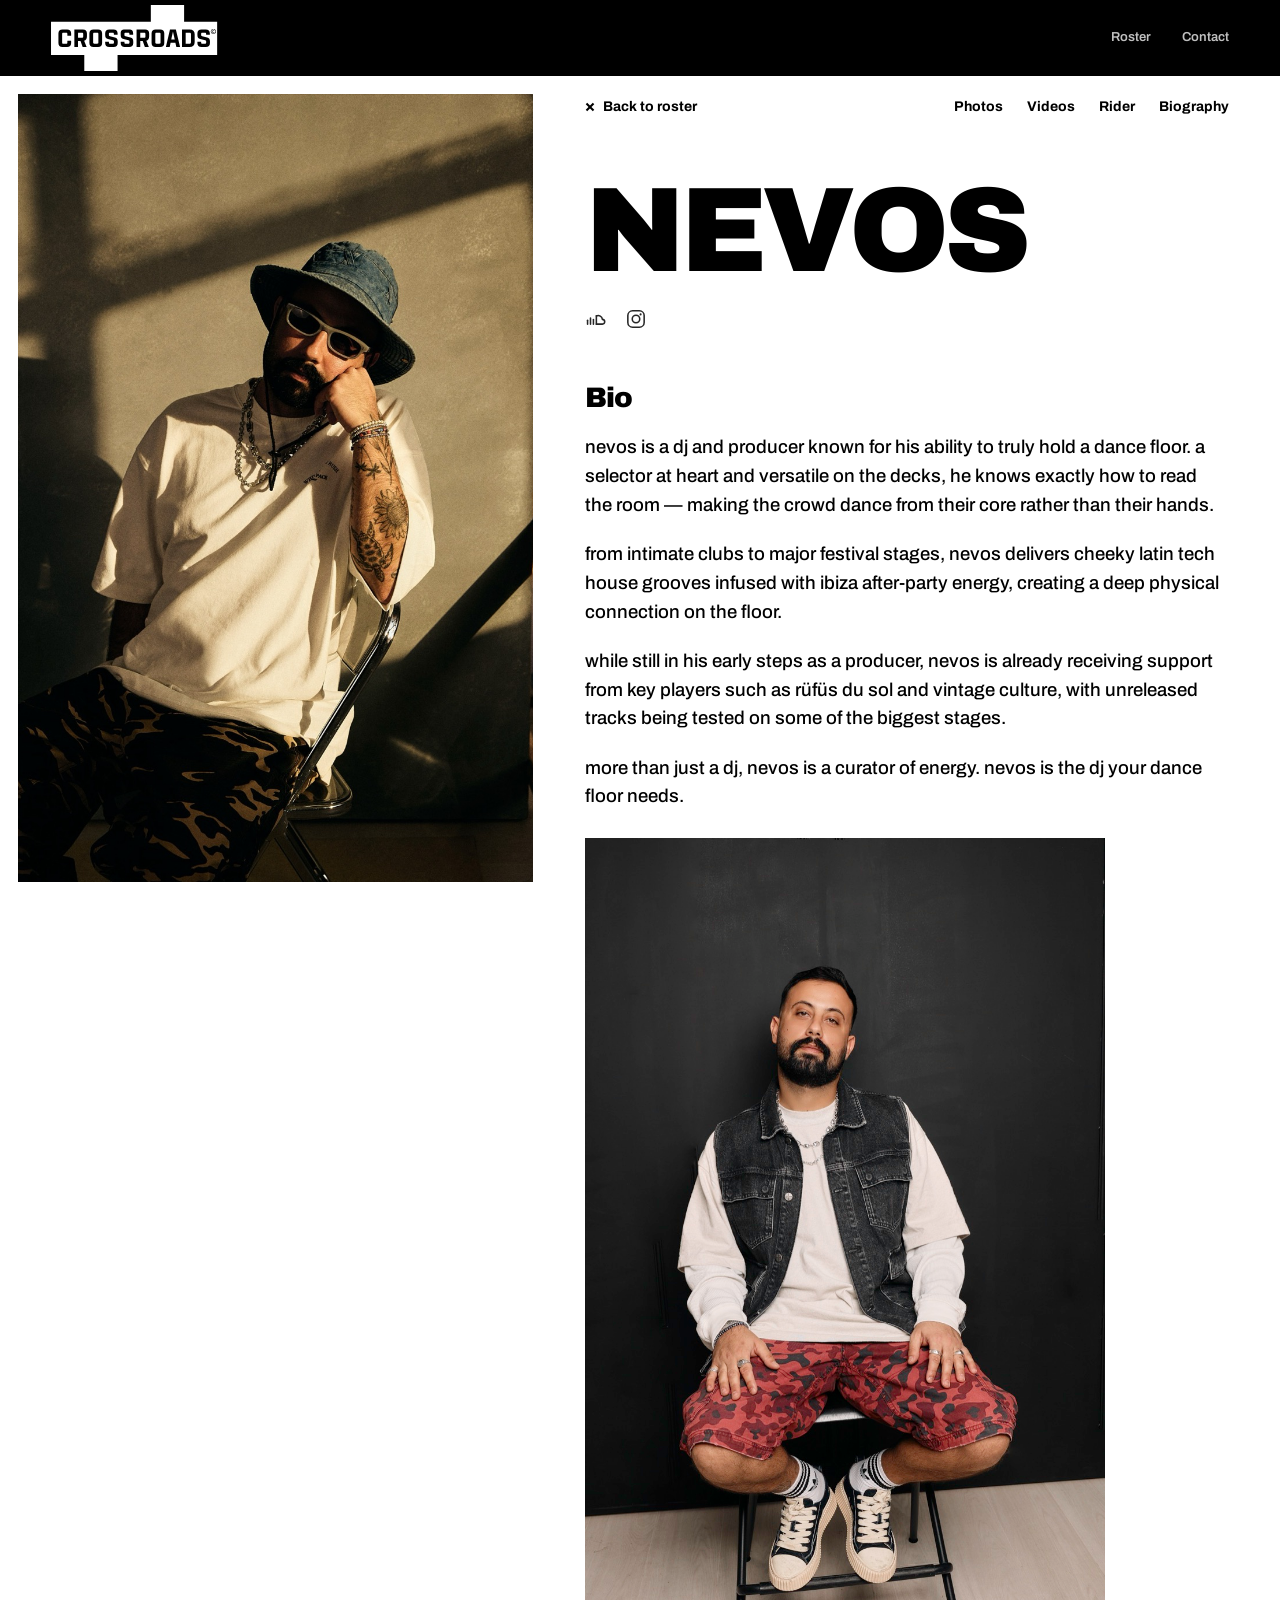
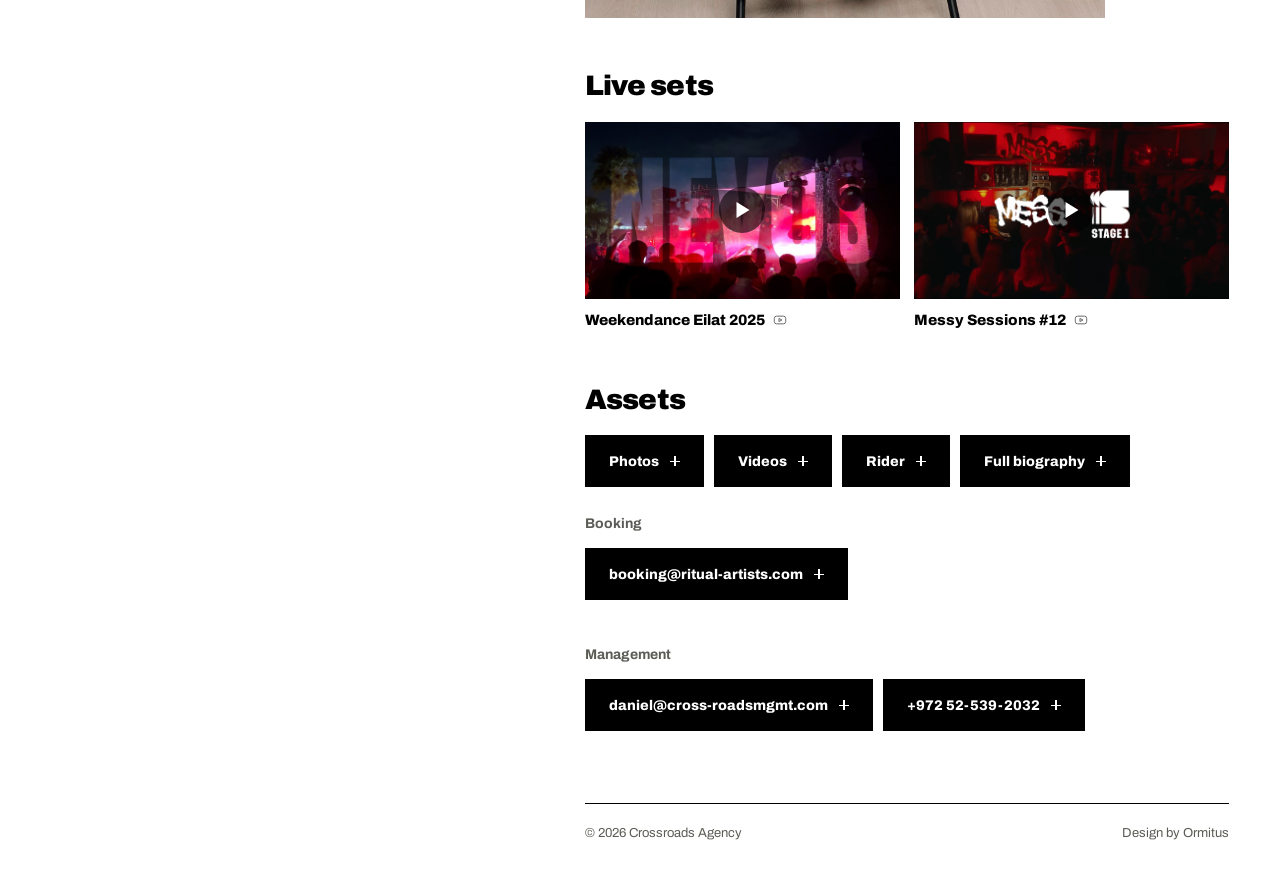
<file: nevos/index.html>
<!DOCTYPE html>
<html lang="en" dir="ltr">
<head>
<meta charset="UTF-8">
<meta name="viewport" content="width=device-width, initial-scale=1">
<title>Nevos — CrossRoads</title>
<meta name="description" content="Nevos — press kit. Cheeky latin tech house with Ibiza after-party energy.">
<link rel="canonical" href="https://cross-roadsmgmt.com/nevos/">
<link rel="icon" href="/favicon.svg" type="image/svg+xml">
<link rel="apple-touch-icon" href="/apple-touch-icon.png">
<meta name="theme-color" content="#000000">

<meta property="og:type" content="profile">
<meta property="og:site_name" content="CrossRoads">
<meta property="og:title" content="Nevos — CrossRoads">
<meta property="og:description" content="A curator of energy — the dj your dance floor needs">
<meta property="og:url" content="https://cross-roadsmgmt.com/nevos/">
<meta property="og:image" content="https://cross-roadsmgmt.com/og-nevos.png">
<meta property="og:image:width" content="1200">
<meta property="og:image:height" content="630">
<meta name="twitter:card" content="summary_large_image">
<meta name="twitter:title" content="Nevos — CrossRoads">
<meta name="twitter:description" content="A curator of energy — the dj your dance floor needs">
<meta name="twitter:image" content="https://cross-roadsmgmt.com/og-nevos.png">

<link rel="preconnect" href="https://fonts.googleapis.com">
<link rel="preconnect" href="https://fonts.gstatic.com" crossorigin>
<link href="https://fonts.googleapis.com/css2?family=Archivo:wdth,wght@62..125,400..900&display=swap" rel="stylesheet">
<link rel="stylesheet" href="/assets/site.css">
</head>
<body>

<header class="hdr">
  <a href="/" class="hdr__logo" aria-label="Crossroads home">
    <svg viewBox="0 0 1920 768" fill="currentColor" aria-hidden="true"><use href="/assets/sprite.svg#cr-logo"/></svg>
  </a>
  <nav class="hdr__nav"><a href="/#roster">Roster</a><a href="#assets">Contact</a></nav>
</header>

<main class="split">
  <div class="split__photo"><img src="/img/nevos.jpg" alt="Nevos" width="900" height="1200"></div>
  <div class="split__main">
    <div class="tools">
      <a href="/#roster"><i class="plus" aria-hidden="true"></i> Back to roster</a>
      <div class="tools__r"><a href="#code" data-gate="xKzQZzbMh2EfFT4ZlXjrfTegNkDFbLXW6/oExAPWWBwmkImtKqDxXHfRODNQgx7FuJcJ5TX0uEiJz45rQnBq6vdZyBUFPgd5tV3Qn77plKN4xBdxFUgHzlvC0n8E3/IvACkTDg==" target="_blank" rel="noopener noreferrer">Photos</a>
      <a href="#code" data-gate="TlBIqmt1EqV816PV0uyyYV+ojkZ1cF9+7OJeb1Jx51Fq7Zd+9kqmufB6hD2V3D67inilH0tz1EyOgXcdkwJXiHeA+NJEaCJ7XAbfnbwZZpJ8LtIfMK/oXX9N8W2DB+a5OKwo5w==" target="_blank" rel="noopener noreferrer">Videos</a>
      <a href="#code" data-gate="ztbF+bctEY78XzKB7bifUZbNVtppA4uMPYwSk/SMjVfTD3Y8ZKPP0OvSzwgi3frojuyOyOjlfudtS7XieOZFKxYp4PMoP01puiP+JEWO1L00FaksuqSy5STQTnSyDXWqiws=" target="_blank" rel="noopener noreferrer">Rider</a>
      <a href="#code" data-gate="hh+wSCJs7fJbnI9KzL+tCiZVhAhgssuNqRo1WZmNoKo+JKKAlTL7N1fskAhXk66vMKWLJsyrL8PWJBqH5ACl0arQLbLvRI2dHZUPIVmWJqo5TkSP7xoyKTn2r3Igt6qcTIk=" target="_blank" rel="noopener noreferrer">Biography</a></div>
    </div>
    <h1 class="name">Nevos</h1>
    <div class="plats">
    <a href="https://soundcloud.com/nevosmusic" target="_blank" rel="noopener noreferrer" title="SoundCloud" aria-label="Nevos on SoundCloud"><svg aria-hidden="true"><use href="/assets/sprite.svg#ic-soundcloud"/></svg></a>
    <a href="https://www.instagram.com/nevos_music/" target="_blank" rel="noopener noreferrer" title="Instagram" aria-label="Nevos on Instagram"><svg aria-hidden="true"><use href="/assets/sprite.svg#ic-instagram"/></svg></a></div>


<!-- ============ BIO ============ -->
<section class="sec rv">
  
      <h2>Bio</h2>
      <!-- his EPK sets this copy in lower case throughout; kept as written -->
      <div class="prose prose--lc rv">
        <p>nevos is a dj and producer known for his ability to truly hold a dance floor. a selector at heart and versatile on the decks, he knows exactly how to read the room — making the crowd dance from their core rather than their hands.</p>
        <p>from intimate clubs to major festival stages, nevos delivers cheeky latin tech house grooves infused with ibiza after-party energy, creating a deep physical connection on the floor.</p>
        <p>while still in his early steps as a producer, nevos is already receiving support from key players such as rüfüs du sol and vintage culture, with unreleased tracks being tested on some of the biggest stages.</p>
        <p>more than just a dj, nevos is a curator of energy. nevos is the dj your dance floor needs.</p>
      </div>
    
<figure class="bio__fig">
      <img src="/img/nevos-bio.jpg" alt="Nevos" width="900" height="1351" loading="lazy" decoding="async">
    </figure>
</section>

<!-- ============ LIVE SET ============ -->
<section class="sec rv">
  <h2>Live sets</h2>
  <div class="sets rv">
    <a class="set" href="https://www.youtube.com/watch?v=mM_Qf4nweBU" target="_blank" rel="noopener noreferrer">
      <span class="set__shot"><img src="/img/set-nevos-weekendance.jpg" alt="" loading="lazy" decoding="async"><i class="set__play" aria-hidden="true"></i></span>
      <span class="set__name">Weekendance Eilat 2025 <svg aria-hidden="true"><use href="/assets/sprite.svg#ic-youtube"/></svg></span></a>
    <a class="set" href="https://youtu.be/tWNPbh-93Pk" target="_blank" rel="noopener noreferrer">
      <span class="set__shot"><img src="/img/set-nevos-messy12.jpg" alt="" loading="lazy" decoding="async"><i class="set__play" aria-hidden="true"></i></span>
      <span class="set__name">Messy Sessions #12 <svg aria-hidden="true"><use href="/assets/sprite.svg#ic-youtube"/></svg></span></a>
  </div>
</section>

<!-- ============ ASSETS + CONTACT ============ -->
<section class="sec rv" id="assets">
  <h2>Assets</h2>
  <div class="assets rv">
    <a class="btn" href="#code" data-gate="eCfAL5Ft8oKZ9Em97lfy6BQvjaqPeR4dJmjYz8vi2RYwXXcpwAoUuc7n/lemxRrvheS/wUKnlO+zBdffeq6p5pwGXLeFlePxZ+le3fBImqP7QJsALYz1re51ySqE9iZelJ6bWA==" target="_blank" rel="noopener noreferrer"><span>Photos <i class="plus" aria-hidden="true"></i></span></a>
    <a class="btn" href="#code" data-gate="lHA4FHiGVWfFihzMKszkqcN4d0DXiCbZsusAQyz5mzcWhUrACUOEFZI7ZdhQxhetbOsaJIz5QSc1pCwcxyJYJ8RsLcNXXcL0oVqH72p43G4UYMHFK1of3vovLVhfLA8o1jPMYw==" target="_blank" rel="noopener noreferrer"><span>Videos <i class="plus" aria-hidden="true"></i></span></a>
    <a class="btn" href="#code" data-gate="65p8WxUmGYySseh1ZdUPbeHeOFT1OMJ+J7/u++1IrLcCiPmFY1tIwb8UhocD5XvBTtBpR5PzS/1D6Ltjc9LGJCRMYNx/Ma/4gjrw/QBYwSj7+whIV2ozRfP3pQ79dLN9Dyo=" target="_blank" rel="noopener noreferrer"><span>Rider <i class="plus" aria-hidden="true"></i></span></a>
    <a class="btn" href="#code" data-gate="DNW+ZRVT8hP3kq/+jynsnT0WgppG5MPzW1pUrj+H4CYOXZ8xh5m2yYuNg2z72JiXIujQsS0E6egiXecGiqv/mAKNgbVjVGGTwLDj9uvTe96x7Kl2czFWbob+RmiMd7lUC7A=" target="_blank" rel="noopener noreferrer"><span>Full biography <i class="plus" aria-hidden="true"></i></span></a>
  </div>

  <!-- The EPK listed Strange Talent and Ritual Artists here. Replaced with
       CrossRoads' own details on request — a press kit on the agency's site
       should route enquiries to the agency. -->
  <div class="contact rv">
    <div class="contact__grp">
      <p class="sub">Booking</p>
      <a class="btn" href="mailto:booking@ritual-artists.com"><span>booking@ritual-artists.com <i class="plus" aria-hidden="true"></i></span></a>
    </div>
    <div class="contact__grp">
      <p class="sub">Management</p>
      <a class="btn" href="mailto:daniel@cross-roadsmgmt.com"><span>daniel@cross-roadsmgmt.com <i class="plus" aria-hidden="true"></i></span></a>
      <a class="btn" href="tel:+972525392032"><span>+972 52-539-2032 <i class="plus" aria-hidden="true"></i></span></a>
    </div>
  </div>
</section>


    <div class="pfoot"><span>© 2026 Crossroads Agency</span><span>Design by Ormitus</span></div>
  </div>
</main>

<nav class="dock" aria-label="Quick links"><a href="#code" data-gate="EX/bG/gRBYL0nbMg4/udX85YK062A4pWqDUDntKKEaZ4vctoNDa/SQW3+XcFQ217a8OO2SnXzV1qWf1Kxm37evOVSlPlqG8sXFBC3w/a2wq0EXCkoqmUk9l+mqw4bFW1H6Q=" target="_blank" rel="noopener noreferrer">Rider</a><a href="#code" data-gate="wV1Mieshvl0k8uZlAgPqfemkfmbYiqSXiVeg52Uoul4bVgBcdj6JaDH6wnIpT+NT/t/zDjz/5WMlkM4H+PH5sfDm1EpfLs14ZxByzztXLV70lBwjBxlfaAvlDubEVfNxpZc5nQ==" target="_blank" rel="noopener noreferrer">Photos</a></nav>

<script>
/* SoundCloud Spotlight — the five items pinned on his profile, in his order.
   Built in JS so the list lives in one place and the iframes stay lazy. */
/* Regional-indicator flags from a country code. */
const flagOf = cc => cc.toUpperCase().replace(/./g, c => String.fromCodePoint(0x1F1E6 + c.charCodeAt(0) - 65));

/* reveal on scroll */
const io = new IntersectionObserver(es => {
  es.forEach(e => { if (e.isIntersecting) { e.target.classList.add('in'); io.unobserve(e.target); } });
}, { rootMargin:'0px 0px -8% 0px', threshold:0.08 });
document.querySelectorAll('.rv').forEach(el => io.observe(el));
</script>
<script src="/assets/gate.js" defer></script>
</body>
</html>
</file>
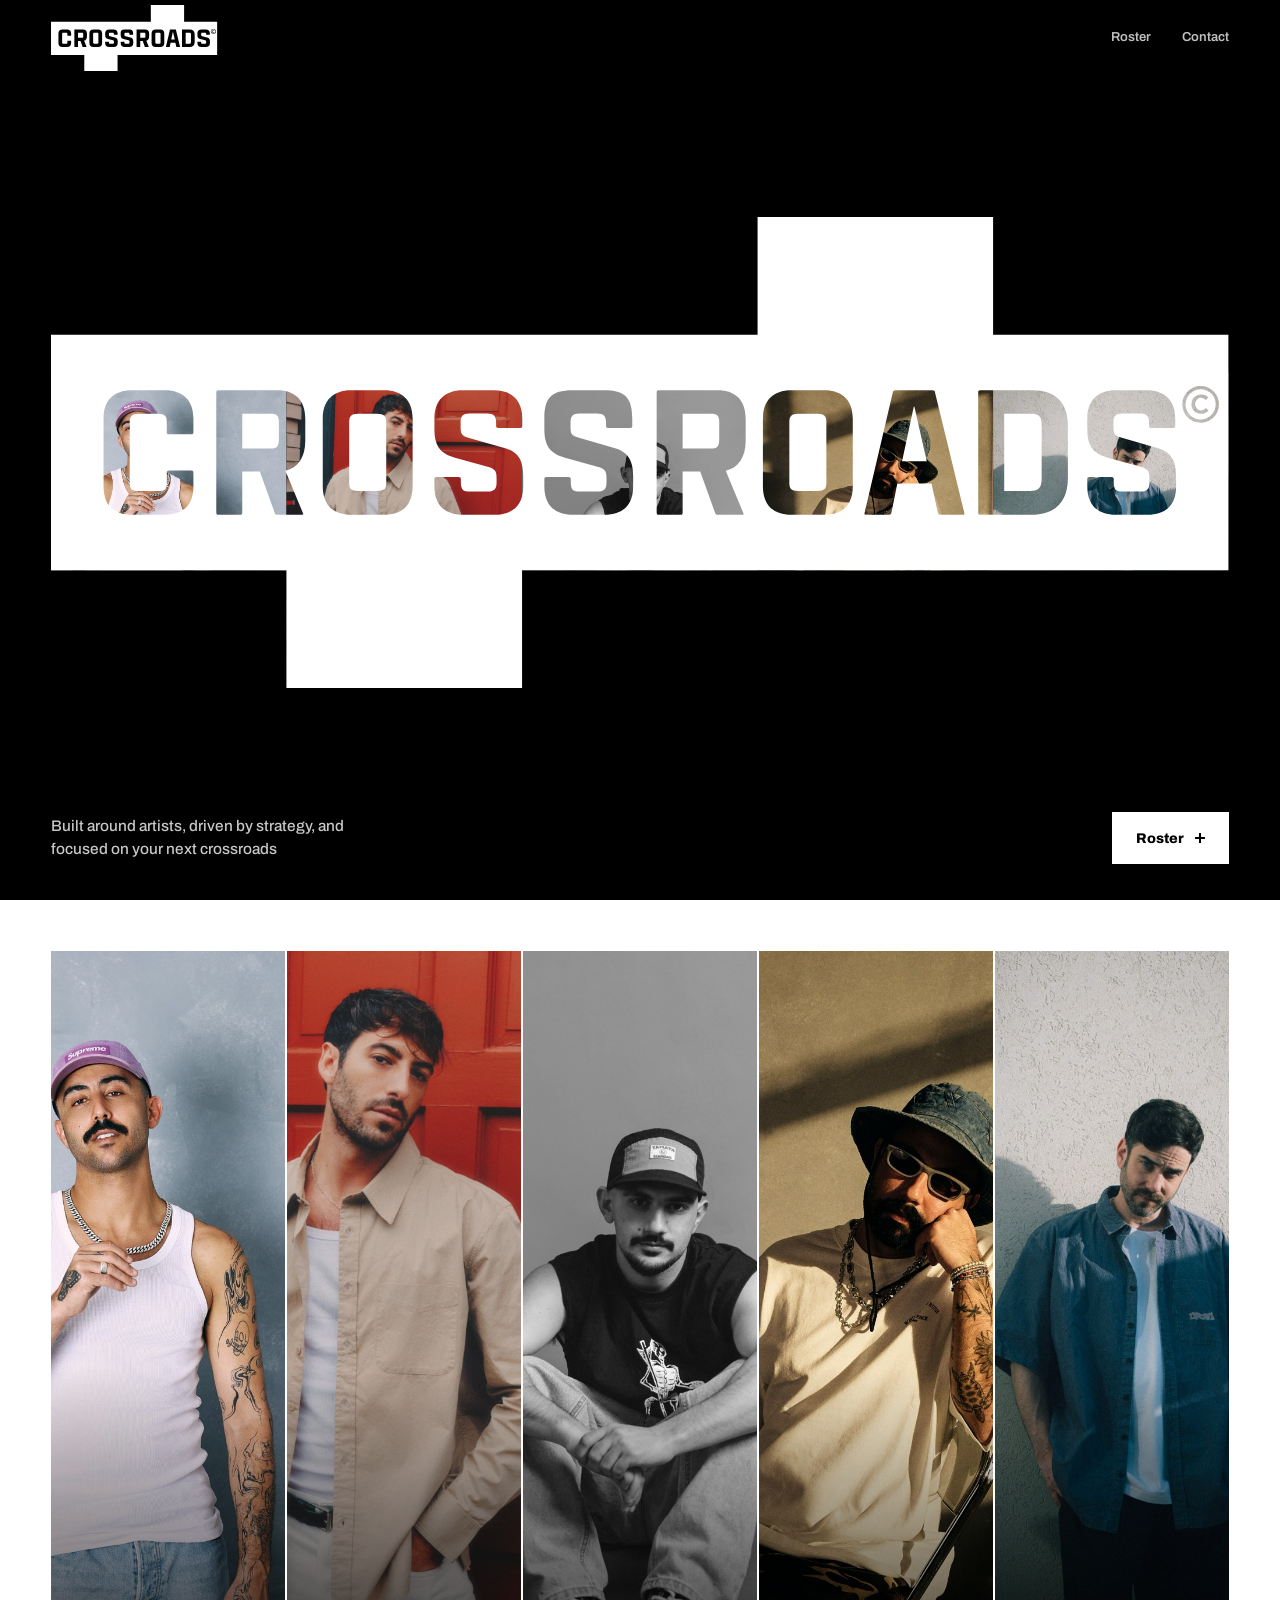
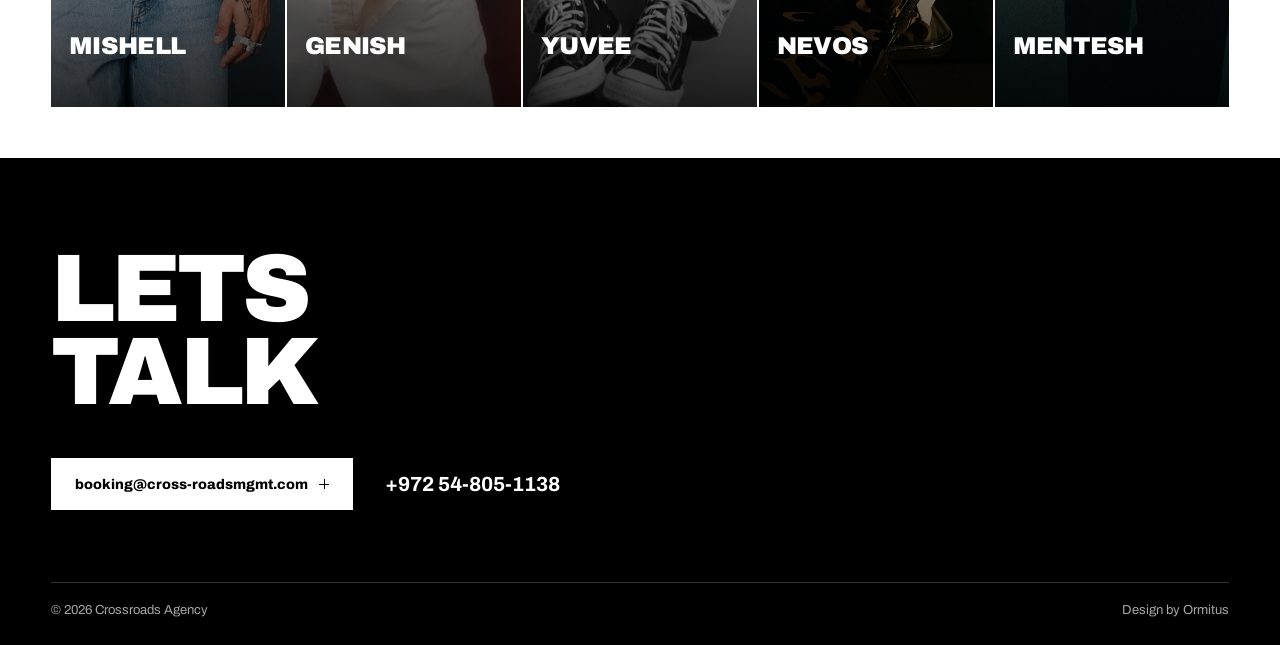
<file: proto/index.html>
<!DOCTYPE html>
<html lang="en" dir="ltr">
<head>
<meta charset="UTF-8">
<meta name="viewport" content="width=device-width, initial-scale=1">
<title>CrossRoads - redesign prototype</title>
<meta name="robots" content="noindex">
<meta name="theme-color" content="#000000">
<link rel="icon" href="/favicon.svg" type="image/svg+xml">
<link rel="preconnect" href="https://fonts.googleapis.com">
<link rel="preconnect" href="https://fonts.gstatic.com" crossorigin>
<link href="https://fonts.googleapis.com/css2?family=Archivo:wdth,wght@62..125,400..900&display=swap" rel="stylesheet">
<link rel="stylesheet" href="/proto/assets/site.css">
</head>
<body>

<header class="hdr">
  <a href="#top" class="hdr__logo" aria-label="Crossroads home">
    <svg viewBox="0 0 1920 768" fill="currentColor" aria-hidden="true"><use href="/proto/assets/sprite.svg#cr-logo"/></svg>
  </a>
  <nav class="hdr__nav">
    <a href="#roster">Roster</a>
    <a href="#contact">Contact</a>
  </nav>
</header>

<main id="top">
<section class="hero">
  <div class="hero__stage">
    <!-- The logo is a stencil: the letters are holes. Here the holes are windows onto
         the roster — the cross body stays solid white, the photos only show through the letters. -->
    <div class="hero__mark">
      <svg viewBox="0 0 1920 768" role="img" aria-label="CROSSROADS">
        <defs>
          <clipPath id="sil"><path d="M1536,192V0h-384v192H0v384h384v192h384v-192h1152V192h-384Z"/></clipPath>
        </defs>
        <g clip-path="url(#sil)"><g id="windows"></g></g>
        <use href="/proto/assets/sprite.svg#cr-logo" fill="#fff"/>
      </svg>
    </div>
  </div>

  <div class="hero__row">
    <p class="hero__line">Built around artists, driven by strategy, and focused on your next crossroads</p>
    <div class="hero__actions">
      <a href="#roster" class="btn"><span>Roster <i class="plus" aria-hidden="true"></i></span></a>
    </div>
  </div>

</section>

<section class="roster" id="roster">
  <h2 class="sr">The Roster</h2>
  <div class="strips" id="strips"></div>
</section>
</main>

<footer class="ftr" id="contact">
  <h2 class="ftr__cta">Lets<br>talk</h2>
  <div class="ftr__row">
    <a href="mailto:booking@cross-roadsmgmt.com" class="btn"><span>booking@cross-roadsmgmt.com <i class="plus" aria-hidden="true"></i></span></a>
    <a class="ftr__tel" href="tel:+972548051138">+972 54-805-1138</a>
  </div>
  <div class="ftr__base">
    <span>© 2026 Crossroads Agency</span>
    <span>Design by Ormitus</span>
  </div>
</footer>

<script src="/proto/assets/artists.js"></script>
<script>
const SPRITE = '/proto/assets/sprite.svg';
const reduce = matchMedia('(prefers-reduced-motion: reduce)').matches;

/* ---------- hero windows: all five artists sit side by side behind the logo, at natural scale ----------
   Five 3:4 portraits fill the logo's 1920 width exactly (384 each), faces on the letter band.
   Every few seconds the whole row slides one portrait over, so the positions rotate. */
const PW = 384, PH = 512, FACE_Y = 255;           // portrait box in logo units; y puts faces on the letters
const win = document.getElementById('windows');
const row = [...ARTISTS, ...ARTISTS];              // doubled so the slide can wrap seamlessly
win.innerHTML = row.map((a,i) =>
  `<image href="${a.photo}" x="${i*PW}" y="${FACE_Y}" width="${PW}" height="${PH}" preserveAspectRatio="xMidYMid slice"/>`).join('');
let pos = 0;
const slideTo = n => { win.style.transform = `translateX(${-n*PW}px)`; };
if (!reduce) setInterval(() => {
  pos++; slideTo(pos);
  if (pos === ARTISTS.length) {                    // we are now showing the duplicate set: jump back unseen
    setTimeout(() => { win.classList.add('snap'); pos = 0; slideTo(0); void win.getBoundingClientRect(); win.classList.remove('snap'); }, 1700);
  }
}, 3200);

/* ---------- roster: five strips, the hovered one opens ---------- */
const href = a => a.name === 'Genish' ? '/proto/genish/' : a.epk;
const icons = a => PLATFORMS.filter(([k]) => a.links[k]).map(([k,label]) =>
  `<a href="${a.links[k]}" target="_blank" rel="noopener noreferrer" title="${label}" aria-label="${a.name} on ${label}"><svg aria-hidden="true"><use href="${SPRITE}#ic-${k}"/></svg></a>`).join('');
document.getElementById('strips').innerHTML = ARTISTS.map(a => `
  <article class="strip">
    <img src="${a.photo}" alt="" loading="lazy" width="900" height="1200">
    <a class="strip__cover" href="${href(a)}" aria-label="${a.name}"></a>
    <div class="strip__meta"><h3 class="strip__name">${a.name}</h3><div class="strip__plats">${icons(a)}</div></div>
  </article>`).join('');

/* reveal on scroll */
const io = new IntersectionObserver(es => es.forEach(e => {
  if (e.isIntersecting) { e.target.classList.add('in'); io.unobserve(e.target); }
}), { rootMargin:'0px 0px -6% 0px', threshold:0.05 });
document.querySelectorAll('.rv').forEach(el => io.observe(el));
</script>
</body>
</html>
</file>
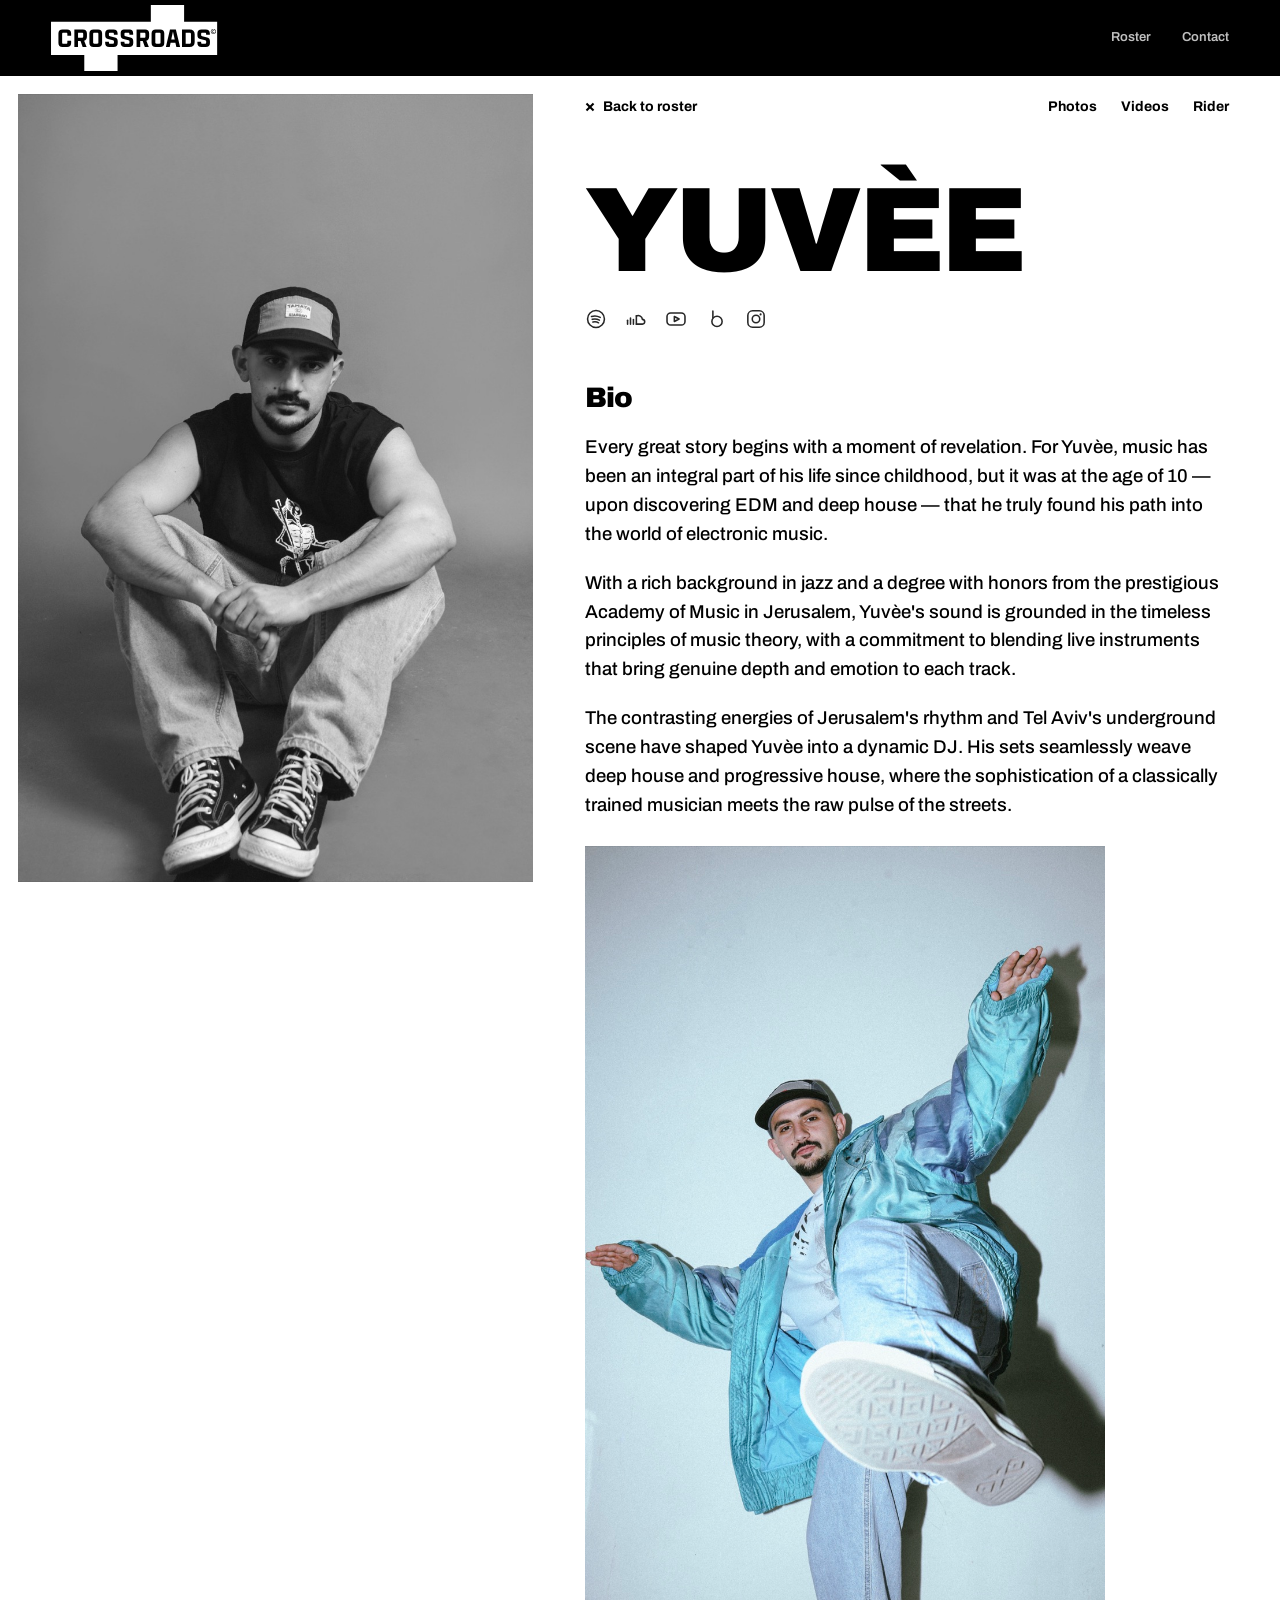
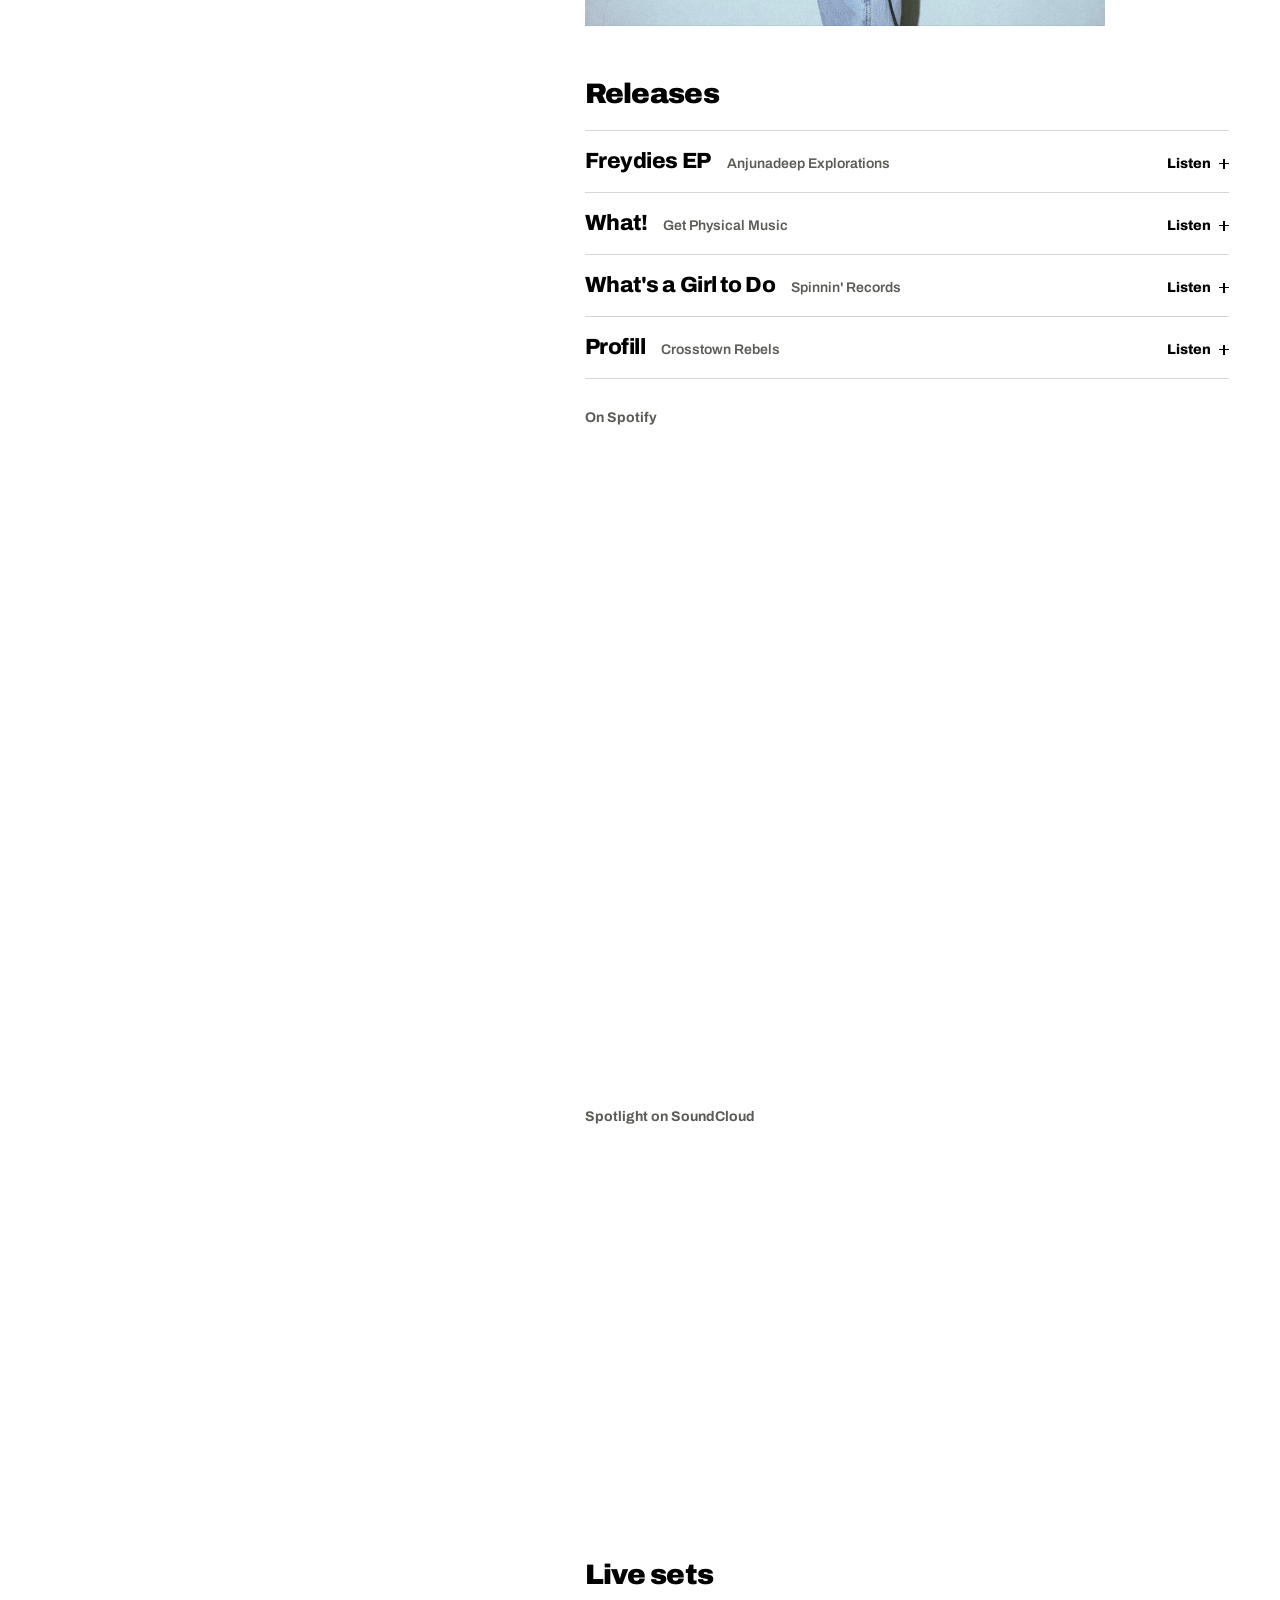
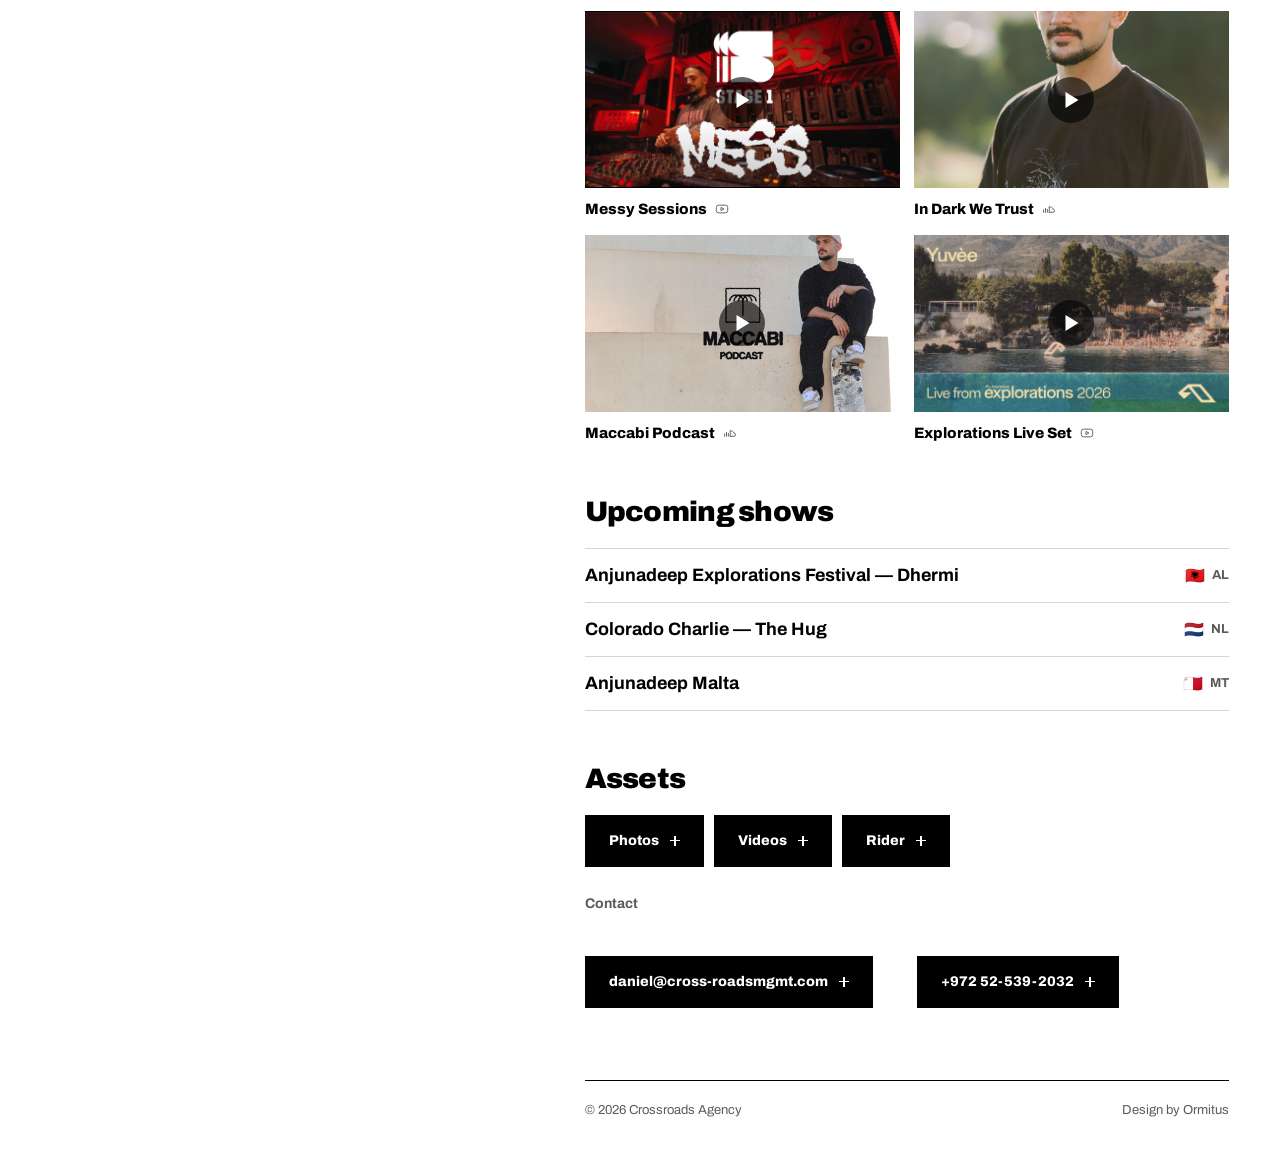
<file: yuvee/index.html>
<!DOCTYPE html>
<html lang="en" dir="ltr">
<head>
<meta charset="UTF-8">
<meta name="viewport" content="width=device-width, initial-scale=1">
<title>Yuvèe — CrossRoads</title>
<meta name="description" content="Yuvèe — press kit. Deep and progressive house, jazz-trained, Jerusalem to Tel Aviv.">
<link rel="canonical" href="https://cross-roadsmgmt.com/yuvee/">
<link rel="icon" href="/favicon.svg" type="image/svg+xml">
<link rel="apple-touch-icon" href="/apple-touch-icon.png">
<meta name="theme-color" content="#000000">

<meta property="og:type" content="profile">
<meta property="og:site_name" content="CrossRoads">
<meta property="og:title" content="Yuvèe — CrossRoads">
<meta property="og:description" content="Deep and progressive house, where a classically trained musician meets the raw pulse of the streets">
<meta property="og:url" content="https://cross-roadsmgmt.com/yuvee/">
<meta property="og:image" content="https://cross-roadsmgmt.com/og-yuvee.png">
<meta property="og:image:width" content="1200">
<meta property="og:image:height" content="630">
<meta name="twitter:card" content="summary_large_image">
<meta name="twitter:title" content="Yuvèe — CrossRoads">
<meta name="twitter:description" content="Deep and progressive house, where a classically trained musician meets the raw pulse of the streets">
<meta name="twitter:image" content="https://cross-roadsmgmt.com/og-yuvee.png">

<link rel="preconnect" href="https://fonts.googleapis.com">
<link rel="preconnect" href="https://fonts.gstatic.com" crossorigin>
<link href="https://fonts.googleapis.com/css2?family=Archivo:wdth,wght@62..125,400..900&display=swap" rel="stylesheet">
<link rel="stylesheet" href="/assets/site.css">
</head>
<body>

<header class="hdr">
  <a href="/" class="hdr__logo" aria-label="Crossroads home">
    <svg viewBox="0 0 1920 768" fill="currentColor" aria-hidden="true"><use href="/assets/sprite.svg#cr-logo"/></svg>
  </a>
  <nav class="hdr__nav"><a href="/#roster">Roster</a><a href="#assets">Contact</a></nav>
</header>

<main class="split">
  <div class="split__photo"><img src="/img/yuvee.jpg" alt="Yuvèe" width="900" height="1200"></div>
  <div class="split__main">
    <div class="tools">
      <a href="/#roster"><i class="plus" aria-hidden="true"></i> Back to roster</a>
      <div class="tools__r"><a href="#code" data-gate="E8WR7GGa7r/aiUKb7k56YhNmNxsICbxc+GjGL24YAY8jKcmO/AJE26/cD5yVLJ8p0tkvm5VqqP8QmBovo500WOZHFRByYWiifDBP2jDonny0W1wPs6sy5Fdhks7feAdqoAogyg6tcZgLk1nUdeqeDO62nDsADZho4ZQWMoOtuF4bMYA=" target="_blank" rel="noopener noreferrer">Photos</a>
      <a href="#code" data-gate="G5vvkZeTbTtYj9+lmhklLTvfD9X2sUoHtr4xYF4d2WNa8DVkBoUtYcrmL0NLWIIPmd4cmHqXlm9w1TwUEg2WRdcLwmz+UrxNGpj9flufQywqFNSBfxvqNYj8GuNpck71RZNboZQkHAS3cCaZ3M3WLX6X9hM1Ev4bN3F/oDfDIP5bBoo810+jAgqUCHgOdkxMVn5rDFb8EOeN" target="_blank" rel="noopener noreferrer">Videos</a>
      <a href="#code" data-gate="l65T+eKyftpuM/RTDC2khXGZ4bX3nHDIlOOHRw9hYkYsjJWn2k4gx9m8lMJfShofP3Gc3TCYGEHzRxvnqaGRMmhng7zrLc8og2f11ja9Ww/78juoZ5KLUCCBDnPkUeJerow=" target="_blank" rel="noopener noreferrer">Rider</a></div>
    </div>
    <h1 class="name">Yuvèe</h1>
    <div class="plats">
    <a href="https://open.spotify.com/artist/2uUpxGX8XaVGhqh398dP2f" target="_blank" rel="noopener noreferrer" title="Spotify" aria-label="Yuvee on Spotify"><svg aria-hidden="true"><use href="/assets/sprite.svg#ic-spotify"/></svg></a>
    <a href="https://soundcloud.com/yuveemusic" target="_blank" rel="noopener noreferrer" title="SoundCloud" aria-label="Yuvee on SoundCloud"><svg aria-hidden="true"><use href="/assets/sprite.svg#ic-soundcloud"/></svg></a>
    <a href="https://www.youtube.com/@yuveemusic" target="_blank" rel="noopener noreferrer" title="YouTube" aria-label="Yuvee on YouTube"><svg aria-hidden="true"><use href="/assets/sprite.svg#ic-youtube"/></svg></a>
    <a href="https://www.beatport.com/artist/yuve/1243590" target="_blank" rel="noopener noreferrer" title="Beatport" aria-label="Yuvee on Beatport"><svg aria-hidden="true"><use href="/assets/sprite.svg#ic-beatport"/></svg></a>
    <a href="https://www.instagram.com/yuvee_music/" target="_blank" rel="noopener noreferrer" title="Instagram" aria-label="Yuvee on Instagram"><svg aria-hidden="true"><use href="/assets/sprite.svg#ic-instagram"/></svg></a></div>


<!-- ============ BIO ============ -->
<section class="sec rv">
  
      <h2>Bio</h2>
      <div class="prose rv">
        <p>Every great story begins with a moment of revelation. For Yuvèe, music has been an integral part of his life since childhood, but it was at the age of 10 — upon discovering EDM and deep house — that he truly found his path into the world of electronic music.</p>
        <p>With a rich background in jazz and a degree with honors from the prestigious Academy of Music in Jerusalem, Yuvèe's sound is grounded in the timeless principles of music theory, with a commitment to blending live instruments that bring genuine depth and emotion to each track.</p>
        <p>The contrasting energies of Jerusalem's rhythm and Tel Aviv's underground scene have shaped Yuvèe into a dynamic DJ. His sets seamlessly weave deep house and progressive house, where the sophistication of a classically trained musician meets the raw pulse of the streets.</p>
      </div>
    
<figure class="bio__fig">
      <img src="/img/yuvee-bio.jpg" alt="Yuvèe" width="900" height="1350" loading="lazy" decoding="async">
    </figure>
</section>

<!-- ============ RELEASES ============ -->
<section class="sec rv">
  <h2>Releases</h2>
  <div class="rel rv">
    <a class="rel__item" href="https://www.beatport.com/release/freydies-ep/4996339" target="_blank" rel="noopener noreferrer">
      <span class="rel__name">Freydies EP</span><span class="rel__label">Anjunadeep Explorations</span>
      <span class="rel__go">Listen <i class="plus" aria-hidden="true"></i></span></a>
    <a class="rel__item" href="https://www.beatport.com/release/what/5728589" target="_blank" rel="noopener noreferrer">
      <span class="rel__name">What!</span><span class="rel__label">Get Physical Music</span>
      <span class="rel__go">Listen <i class="plus" aria-hidden="true"></i></span></a>
    <a class="rel__item" href="https://soundcloud.com/luvstruckmusic/whats-a-girl-to-do-yuvee-remix" target="_blank" rel="noopener noreferrer">
      <span class="rel__name">What's a Girl to Do</span><span class="rel__label">Spinnin' Records</span>
      <span class="rel__go">Listen <i class="plus" aria-hidden="true"></i></span></a>
    <a class="rel__item" href="https://open.spotify.com/track/7G7iejjUvVun2tPL5KdhBA" target="_blank" rel="noopener noreferrer">
      <span class="rel__name">Profill</span><span class="rel__label">Crosstown Rebels</span>
      <span class="rel__go">Listen <i class="plus" aria-hidden="true"></i></span></a>
  </div>

  <div class="sc rv">
    <p class="sub">On Spotify</p>
    <iframe class="spotify" title="Yuvee on Spotify" loading="lazy"
      allow="clipboard-write; encrypted-media; fullscreen; picture-in-picture"
      src="https://open.spotify.com/embed/artist/2uUpxGX8XaVGhqh398dP2f?utm_source=generator&theme=0" style="height:640px"></iframe>
  </div>

  <div class="sc rv">
    <p class="sub">Spotlight on SoundCloud</p>
    <div class="sc__grid" id="sc-grid"></div>
  </div>
</section>

<!-- ============ LIVE SETS ============ -->
<section class="sec rv">
  <h2>Live sets</h2>
  <div class="sets rv">
    <a class="set" href="https://www.youtube.com/watch?v=FJNHdPtXbxM" target="_blank" rel="noopener noreferrer">
      <span class="set__shot"><img src="/img/set-messy.jpg" alt="" loading="lazy" decoding="async"><i class="set__play" aria-hidden="true"></i></span>
      <span class="set__name">Messy Sessions <svg aria-hidden="true"><use href="/assets/sprite.svg#ic-youtube"/></svg></span></a>
    <a class="set" href="https://soundcloud.com/berny/yuvee_372" target="_blank" rel="noopener noreferrer">
      <span class="set__shot"><img src="/img/set-idwt.jpg" alt="" loading="lazy" decoding="async"><i class="set__play" aria-hidden="true"></i></span>
      <span class="set__name">In Dark We Trust <svg aria-hidden="true"><use href="/assets/sprite.svg#ic-soundcloud"/></svg></span></a>
    <a class="set" href="https://soundcloud.com/maccabihouse/maccabi-podcast-by-yuvee-210824" target="_blank" rel="noopener noreferrer">
      <span class="set__shot"><img src="/img/set-maccabi.jpg" alt="" loading="lazy" decoding="async"><i class="set__play" aria-hidden="true"></i></span>
      <span class="set__name">Maccabi Podcast <svg aria-hidden="true"><use href="/assets/sprite.svg#ic-soundcloud"/></svg></span></a>
    <a class="set" href="https://youtu.be/QV5FhoyVlnM" target="_blank" rel="noopener noreferrer">
      <span class="set__shot"><img src="/img/set-yuvee-explorations.jpg" alt="" loading="lazy" decoding="async"><i class="set__play" aria-hidden="true"></i></span>
      <span class="set__name">Explorations Live Set <svg aria-hidden="true"><use href="/assets/sprite.svg#ic-youtube"/></svg></span></a>
  </div>
</section>

<!-- ============ UPCOMING SHOWS ============ -->
<section class="sec rv">
  <h2>Upcoming shows</h2>
  <ul class="list rv">
    <li><span class="place">Anjunadeep Explorations Festival — Dhermi</span><span class="loc"><span class="flag" aria-hidden="true">🇦🇱</span>AL</span></li>
    <li><span class="place">Colorado Charlie — The Hug</span><span class="loc"><span class="flag" aria-hidden="true">🇳🇱</span>NL</span></li>
    <li><span class="place">Anjunadeep Malta</span><span class="loc"><span class="flag" aria-hidden="true">🇲🇹</span>MT</span></li>
  </ul>
</section>

<!-- ============ ASSETS + CONTACT ============ -->
<section class="sec rv" id="assets">
  <h2>Assets</h2>
  <div class="assets rv">
    <a class="btn" href="#code" data-gate="gQEvGF4RCx8AeNT7ZrM3YM3boTDXzpP3+kXVc30svc/b0oZuSgo11v7AjNhLlvJ3Vt4Wb/xKX5cW3ZjTS+yar0kSN/60HdO+DCJwOAgNhTL63frL/GXYG146QXMvg3xP3LhlglcsuGQrKlIQIMZxYyWZpoMDingIW9W+rExjL+dGBoo=" target="_blank" rel="noopener noreferrer"><span>Photos <i class="plus" aria-hidden="true"></i></span></a>
    <a class="btn" href="#code" data-gate="Bv5HY6KDhWFO6zp6vz+ciT1O/mXgoe+B7dk2znFRqbGTsMaUe0x77ACBkFyidXxQAemmK8xI06pKEAn8n6r5OmVe4ch2xEFBHhoDDbmkxC5pPaEVXKPPegqNnROgislDq/c6cP2xOmt0jARXRK4iz+8dt+wNkrX+VyC7hrvbw4h19wj7uDC/iiukD4qk6bK62wM8wjZNBc0L" target="_blank" rel="noopener noreferrer"><span>Videos <i class="plus" aria-hidden="true"></i></span></a>
    <a class="btn" href="#code" data-gate="e1Bfb2vVLrG3PkdlZ/b4oY9FtyMX/KYhjYQuCQdKw9nFkaSTPiGwENBwwwSiqCByF6V9jRGeFebhVPHvj3nFX3pfyLM5kCkF0AErHX35cuvfqXAlzLewMZwg4lAyfsWukCY=" target="_blank" rel="noopener noreferrer"><span>Rider <i class="plus" aria-hidden="true"></i></span></a>
  </div>

  <!-- The EPK listed Strange Talent and Ritual Artists here. Replaced with
       CrossRoads' own details on request — a press kit on the agency's site
       should route enquiries to the agency. -->
  <div class="contact rv">
    <p class="sub">Contact</p>
    <a class="btn" href="mailto:daniel@cross-roadsmgmt.com"><span>daniel@cross-roadsmgmt.com <i class="plus" aria-hidden="true"></i></span></a>
    <a class="btn" href="tel:+972525392032"><span>+972 52-539-2032 <i class="plus" aria-hidden="true"></i></span></a>
  </div>
</section>


    <div class="pfoot"><span>© 2026 Crossroads Agency</span><span>Design by Ormitus</span></div>
  </div>
</main>

<nav class="dock" aria-label="Quick links"><a href="#code" data-gate="ddj1oW76qM9US0N4GttWKuboY4tSenFTiFCatxfGNtYOozEL+h2Q5ZftcMOWSDMNwgK3HI0TGS6b7XY/9VqE3CHUbVe2nn1k+YTJ00h+1L5xpe5V894RFhQ6V/afMK54710=" target="_blank" rel="noopener noreferrer">Rider</a><a href="#code" data-gate="PbOvqvwLZRpUpPk0Bd4zF7a/453NxlMvIUixKDjNSmw731u5rz4SKMK3WqQnmAnUYhUJLrYT6atB6rDEtauBRPNAobma+xcEfbftBCD/jUK18AZrFiBW9YQb3fTXUTV1R1aoJaJope6FnavDt1XMfuzz08jV0vMYhdZ1GaAlatWyuzg=" target="_blank" rel="noopener noreferrer">Photos</a></nav>

<script>
/* SoundCloud Spotlight — the five items pinned on his profile, in his order.
   Built in JS so the list lives in one place and the iframes stay lazy. */
/* His SoundCloud Spotlight, item by item — SoundCloud has no single
   "spotlight" widget, so each pinned set gets its own player. */
const SPOTLIGHT = [
  ['Originals & Remixes', 'https://soundcloud.com/yuveemusic/sets/originals-remixes'],
  ['Freydies EP',         'https://soundcloud.com/yuveemusic/sets/freydies-ep'],
  ["Yuvèe's (:",          'https://soundcloud.com/yuveemusic/sets/yuv-es'],
];
document.getElementById('sc-grid').innerHTML = SPOTLIGHT.map(([title,url]) => {
  const p = new URLSearchParams({
    url, color:'#000000', auto_play:'false', hide_related:'true',
    show_comments:'false', show_user:'true', show_reposts:'false',
    show_teaser:'false', visual:'false'
  });
  return `<iframe title="${title} — SoundCloud" loading="lazy" allow="autoplay"
            src="https://w.soundcloud.com/player/?${p}"></iframe>`;
}).join('');

/* Regional-indicator flags from a country code. */
const flagOf = cc => cc.toUpperCase().replace(/./g, c => String.fromCodePoint(0x1F1E6 + c.charCodeAt(0) - 65));

/* reveal on scroll */
const io = new IntersectionObserver(es => {
  es.forEach(e => { if (e.isIntersecting) { e.target.classList.add('in'); io.unobserve(e.target); } });
}, { rootMargin:'0px 0px -8% 0px', threshold:0.08 });
document.querySelectorAll('.rv').forEach(el => io.observe(el));
</script>
<script src="/assets/gate.js" defer></script>
</body>
</html>
</file>
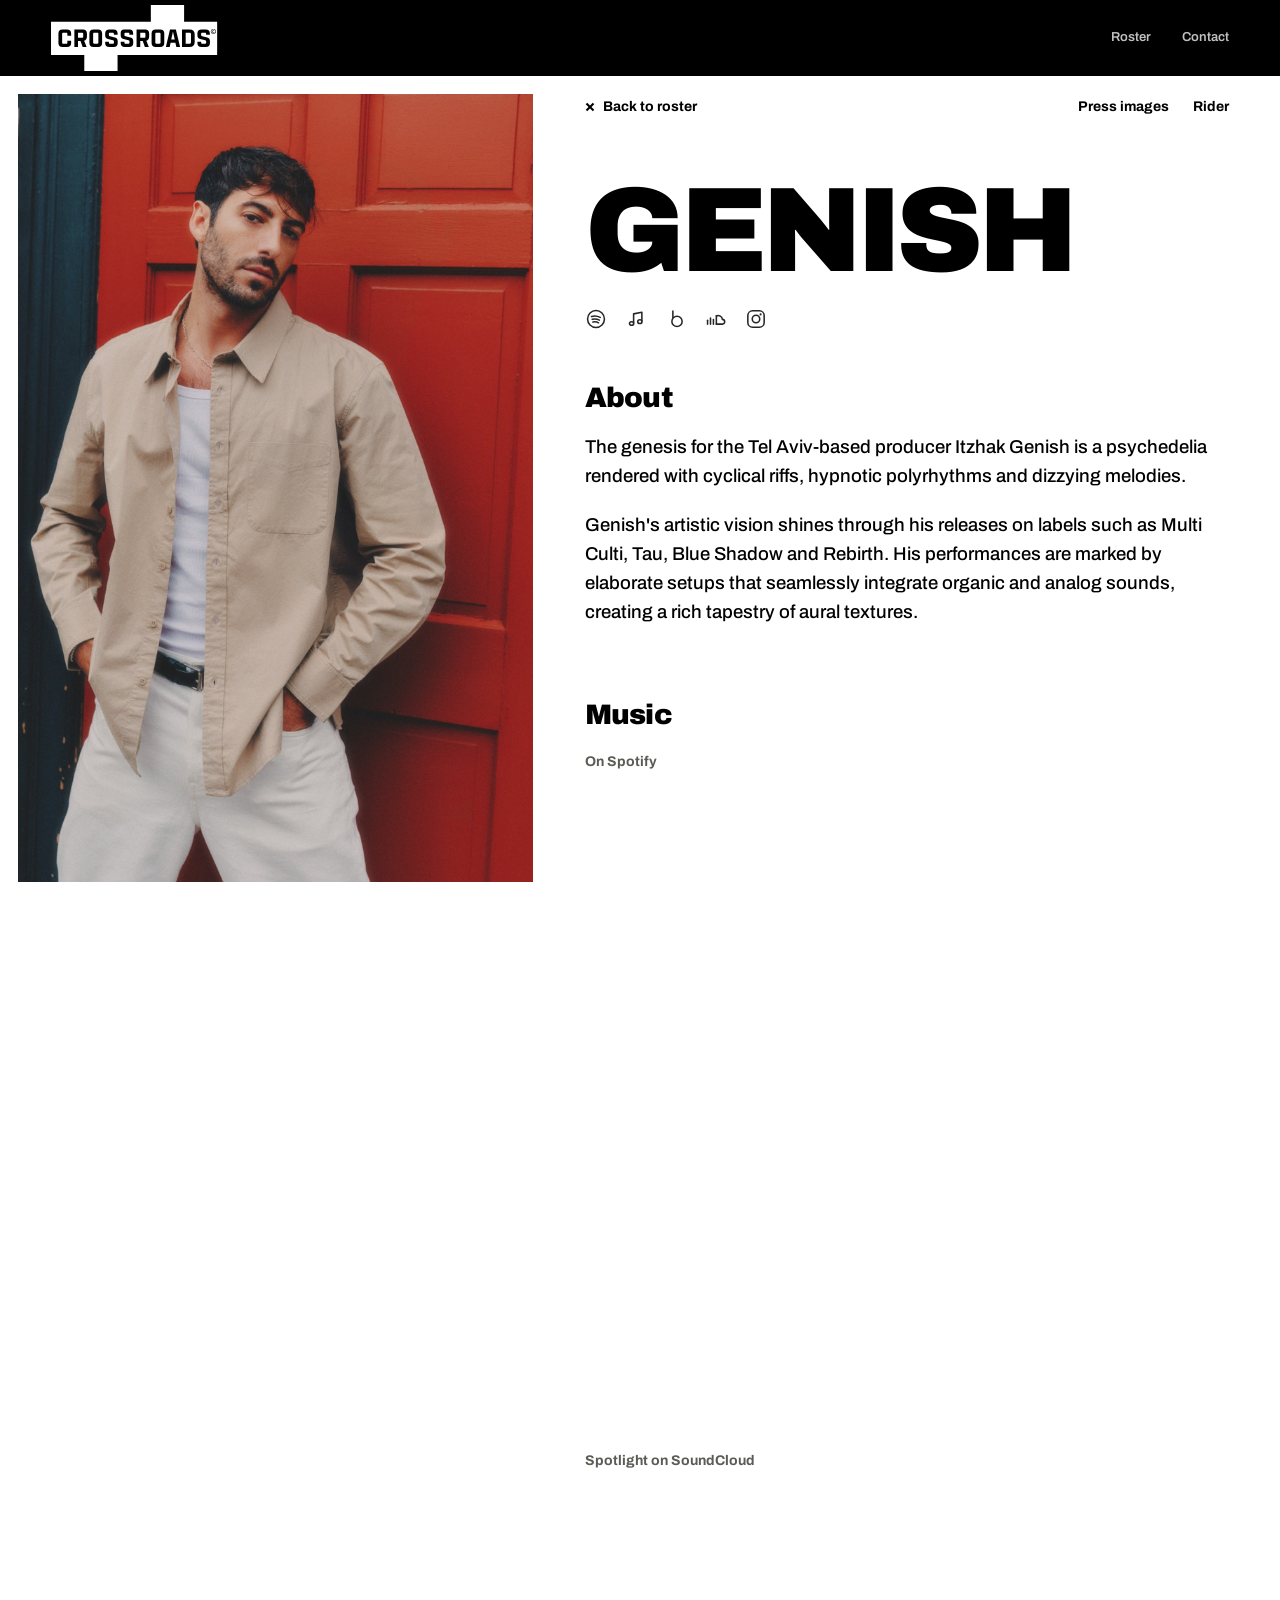
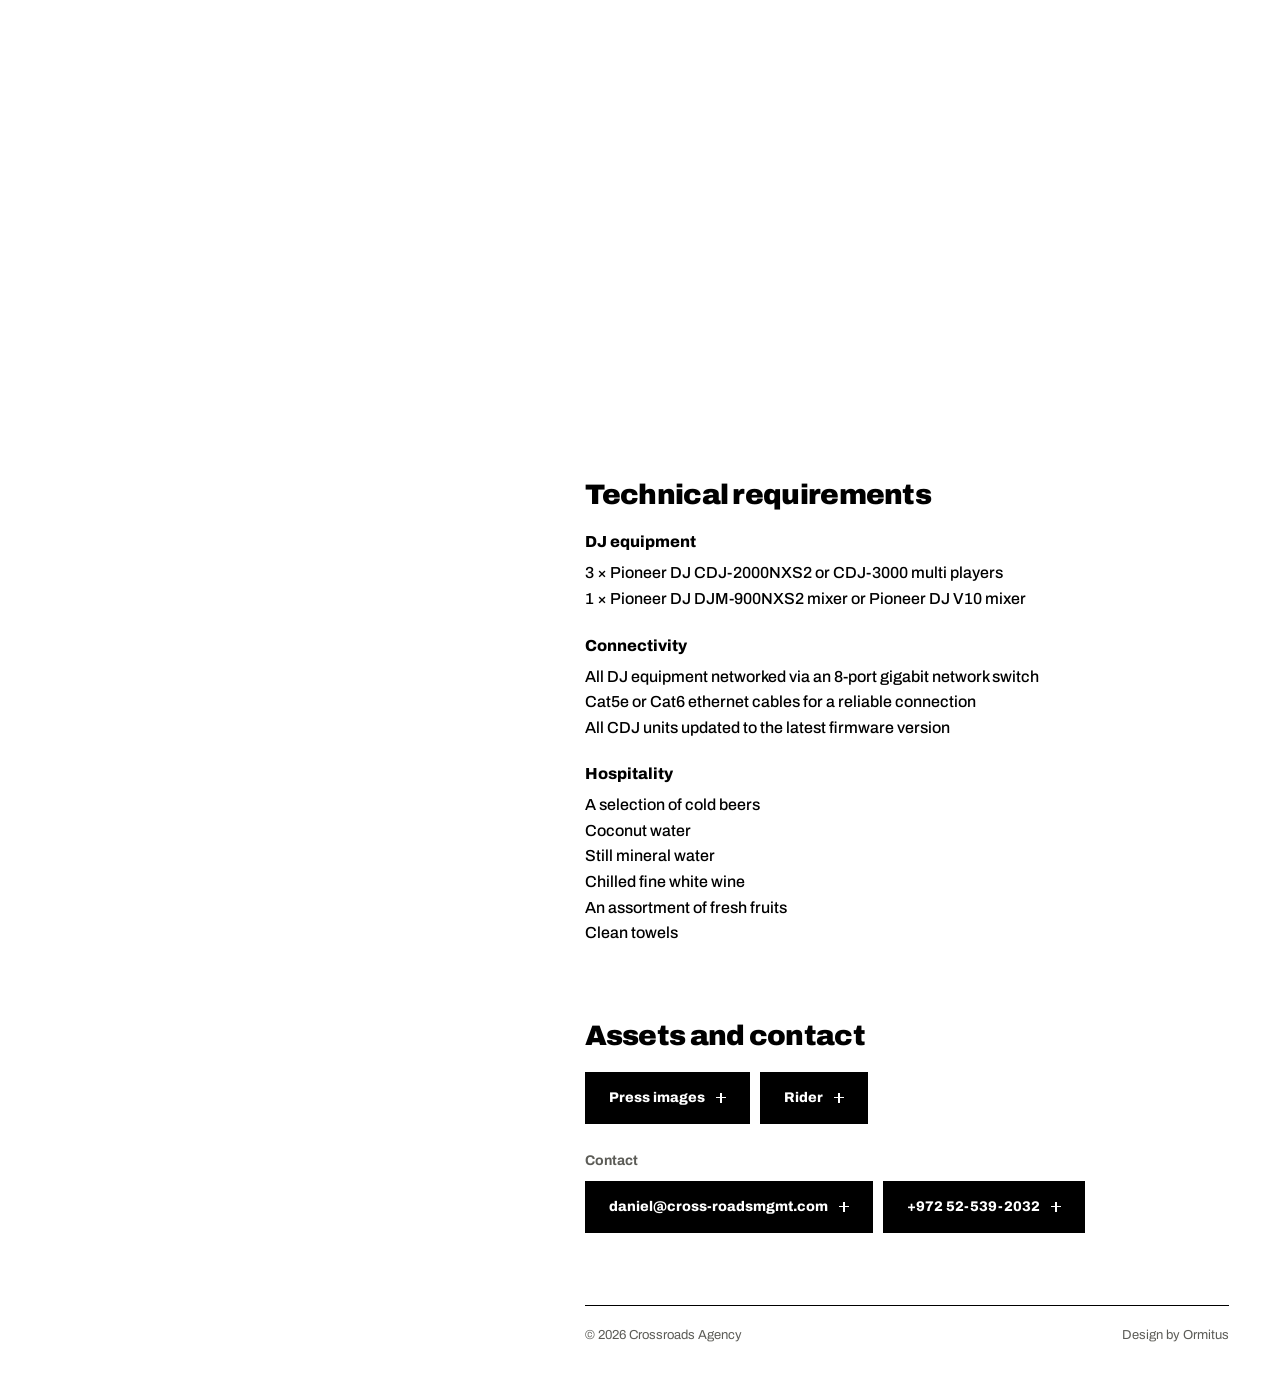
<file: proto/genish/index.html>
<!DOCTYPE html>
<html lang="en" dir="ltr">
<head>
<meta charset="UTF-8">
<meta name="viewport" content="width=device-width, initial-scale=1">
<title>Genish - CrossRoads (redesign prototype)</title>
<meta name="robots" content="noindex">
<meta name="theme-color" content="#000000">
<link rel="icon" href="/favicon.svg" type="image/svg+xml">
<link rel="preconnect" href="https://fonts.googleapis.com">
<link rel="preconnect" href="https://fonts.gstatic.com" crossorigin>
<link href="https://fonts.googleapis.com/css2?family=Archivo:wdth,wght@62..125,400..900&display=swap" rel="stylesheet">
<link rel="stylesheet" href="/proto/assets/site.css">
</head>
<body>

<header class="hdr">
  <a href="/proto/" class="hdr__logo" aria-label="Crossroads home">
    <svg viewBox="0 0 1920 768" fill="currentColor" aria-hidden="true"><use href="/proto/assets/sprite.svg#cr-logo"/></svg>
  </a>
  <nav class="hdr__nav">
    <a href="/proto/#roster">Roster</a>
    <a href="#contact">Contact</a>
  </nav>
</header>

<main class="split">
  <div class="split__photo"><img src="/img/genish.jpg" alt="Genish" width="900" height="1200"></div>

  <div class="split__main">
    <div class="tools">
      <a href="/proto/#roster"><i class="plus" aria-hidden="true"></i> Back to roster</a>
      <div class="tools__r">
        <a href="https://drive.google.com/drive/folders/1OHFdh7vCrtS_FwVQ2cgzPlGYl6PkkvKI" target="_blank" rel="noopener noreferrer">Press images</a>
        <a href="https://drive.google.com/file/d/1ps-oaTJN8EpT62SXTrSKqTr4BvMQyqij/view" target="_blank" rel="noopener noreferrer">Rider</a>
      </div>
    </div>

    <h1 class="name">Genish</h1>
    <div class="plats">
      <a href="https://open.spotify.com/artist/12rfpY7qPWCqM5kN8q1Ry1" target="_blank" rel="noopener noreferrer" title="Spotify" aria-label="Genish on Spotify"><svg aria-hidden="true"><use href="/proto/assets/sprite.svg#ic-spotify"/></svg></a>
      <a href="https://music.apple.com/il/artist/genish/787229909" target="_blank" rel="noopener noreferrer" title="Apple Music" aria-label="Genish on Apple Music"><svg aria-hidden="true"><use href="/proto/assets/sprite.svg#ic-apple"/></svg></a>
      <a href="https://www.beatport.com/artist/genish/929264" target="_blank" rel="noopener noreferrer" title="Beatport" aria-label="Genish on Beatport"><svg aria-hidden="true"><use href="/proto/assets/sprite.svg#ic-beatport"/></svg></a>
      <a href="https://soundcloud.com/genishmusic" target="_blank" rel="noopener noreferrer" title="SoundCloud" aria-label="Genish on SoundCloud"><svg aria-hidden="true"><use href="/proto/assets/sprite.svg#ic-soundcloud"/></svg></a>
      <a href="https://www.instagram.com/genish__" target="_blank" rel="noopener noreferrer" title="Instagram" aria-label="Genish on Instagram"><svg aria-hidden="true"><use href="/proto/assets/sprite.svg#ic-instagram"/></svg></a>
    </div>

    <section class="sec rv">
      <h2>About</h2>
        <div class="prose">
          <p>The genesis for the Tel Aviv-based producer Itzhak Genish is a psychedelia rendered with cyclical riffs, hypnotic polyrhythms and dizzying melodies.</p>
          <p>Genish's artistic vision shines through his releases on labels such as Multi Culti, Tau, Blue Shadow and Rebirth. His performances are marked by elaborate setups that seamlessly integrate organic and analog sounds, creating a rich tapestry of aural textures.</p>
        </div>
    </section>

    <section class="sec rv">
      <h2>Music</h2>
        <div class="sc">
          <p class="sub">On Spotify</p>
          <iframe class="spotify" title="Genish on Spotify" loading="lazy"
            allow="clipboard-write; encrypted-media; fullscreen; picture-in-picture"
            src="https://open.spotify.com/embed/artist/12rfpY7qPWCqM5kN8q1Ry1?utm_source=generator&theme=0" style="height:640px"></iframe>
        </div>
        <div class="sc">
          <p class="sub">Spotlight on SoundCloud</p>
          <div class="sc__grid" id="sc-grid"></div>
        </div>
    </section>

    <section class="sec rv">
      <h2>Technical requirements</h2>
        <div class="spec">
          <h3>DJ equipment</h3>
          <ul>
            <li>3 × Pioneer DJ CDJ-2000NXS2 or CDJ-3000 multi players</li>
            <li>1 × Pioneer DJ DJM-900NXS2 mixer or Pioneer DJ V10 mixer</li>
          </ul>
        </div>
        <div class="spec">
          <h3>Connectivity</h3>
          <ul>
            <li>All DJ equipment networked via an 8-port gigabit network switch</li>
            <li>Cat5e or Cat6 ethernet cables for a reliable connection</li>
            <li>All CDJ units updated to the latest firmware version</li>
          </ul>
        </div>
        <div class="spec">
          <h3>Hospitality</h3>
          <ul>
            <li>A selection of cold beers</li><li>Coconut water</li><li>Still mineral water</li>
            <li>Chilled fine white wine</li><li>An assortment of fresh fruits</li><li>Clean towels</li>
          </ul>
        </div>
    </section>

    <section class="sec rv" id="contact">
      <h2>Assets and contact</h2>
        <div class="btns">
          <a class="btn" href="https://drive.google.com/drive/folders/1OHFdh7vCrtS_FwVQ2cgzPlGYl6PkkvKI" target="_blank" rel="noopener noreferrer"><span>Press images <i class="plus" aria-hidden="true"></i></span></a>
          <a class="btn" href="https://drive.google.com/file/d/1ps-oaTJN8EpT62SXTrSKqTr4BvMQyqij/view" target="_blank" rel="noopener noreferrer"><span>Rider <i class="plus" aria-hidden="true"></i></span></a>
        </div>
        <p class="sub">Contact</p>
        <div class="btns">
          <a class="btn" href="mailto:daniel@cross-roadsmgmt.com"><span>daniel@cross-roadsmgmt.com <i class="plus" aria-hidden="true"></i></span></a>
          <a class="btn" href="tel:+972525392032"><span>+972 52-539-2032 <i class="plus" aria-hidden="true"></i></span></a>
        </div>
    </section>

    <div class="pfoot">
      <span>© 2026 Crossroads Agency</span>
      <span>Design by Ormitus</span>
    </div>
  </div>
</main>

<nav class="dock" aria-label="Quick links">
  <a href="https://drive.google.com/drive/folders/1OHFdh7vCrtS_FwVQ2cgzPlGYl6PkkvKI" target="_blank" rel="noopener noreferrer">Press images</a>
  <a href="https://drive.google.com/file/d/1ps-oaTJN8EpT62SXTrSKqTr4BvMQyqij/view" target="_blank" rel="noopener noreferrer">Rider</a>
</nav>

<script>
/* His SoundCloud Spotlight, item by item — same list and order as the live page. */
const SPOTLIGHT = [
  ['Genish feat. Liraz — Talas',                    'https://soundcloud.com/genishmusic/sets/genish-feat-liraz-talas'],
  ['Mixes / Live',                                  'https://soundcloud.com/genishmusic/sets/podcast'],
  ['Genish — Je Toon EP',                           'https://soundcloud.com/genishmusic/sets/genish-je-toon-ep'],
  ['Bahia',                                         'https://soundcloud.com/genishmusic/sets/bahia'],
  ['Genish feat. Alaev Family — Echoes Of Bukhara', 'https://soundcloud.com/genishmusic/sets/genish-feat-alaev-family'],
];
document.getElementById('sc-grid').innerHTML = SPOTLIGHT.map(([title,url]) => {
  const p = new URLSearchParams({ url, color:'#000000', auto_play:'false', hide_related:'true',
    show_comments:'false', show_user:'true', show_reposts:'false', show_teaser:'false', visual:'false' });
  return `<iframe title="${title} — SoundCloud" loading="lazy" allow="autoplay" src="https://w.soundcloud.com/player/?${p}"></iframe>`;
}).join('');

const io = new IntersectionObserver(es => es.forEach(e => {
  if (e.isIntersecting) { e.target.classList.add('in'); io.unobserve(e.target); }
}), { rootMargin:'0px 0px -6% 0px', threshold:0.05 });
document.querySelectorAll('.rv').forEach(el => io.observe(el));
</script>
</body>
</html>
</file>
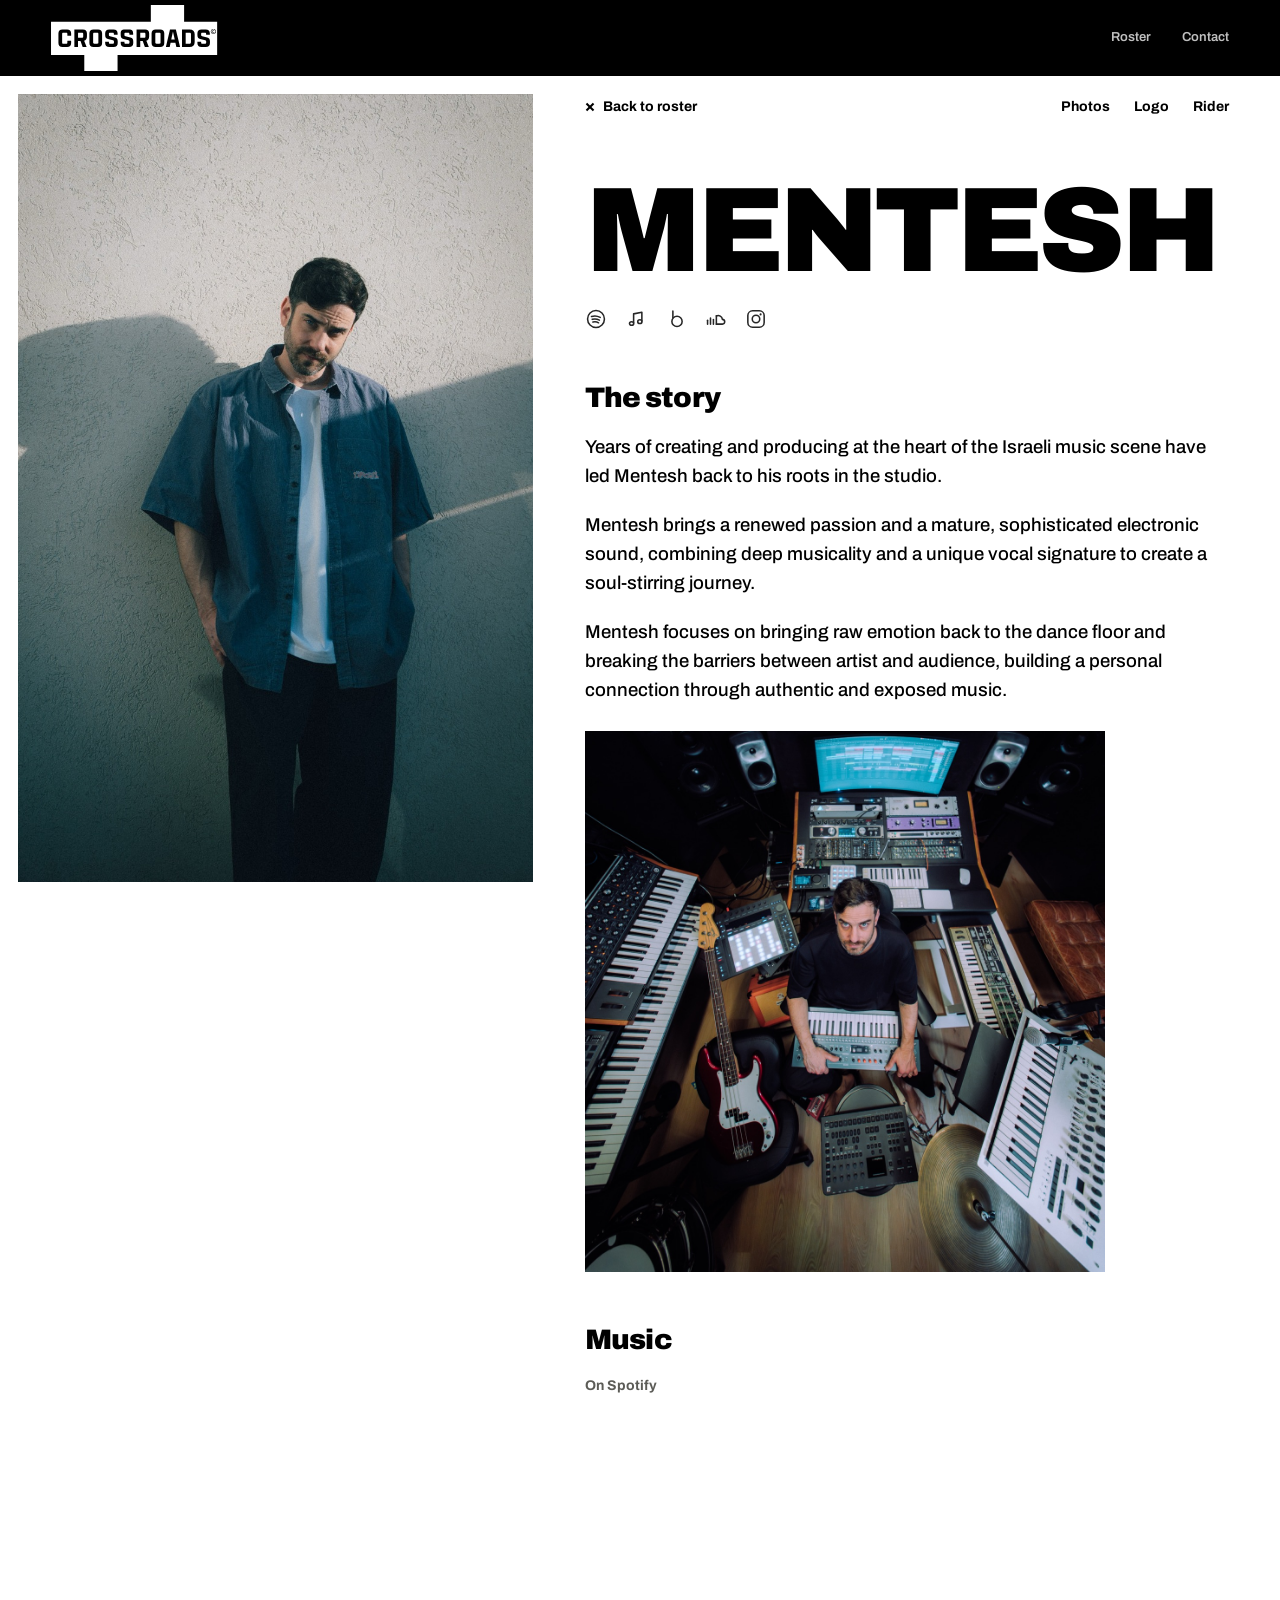
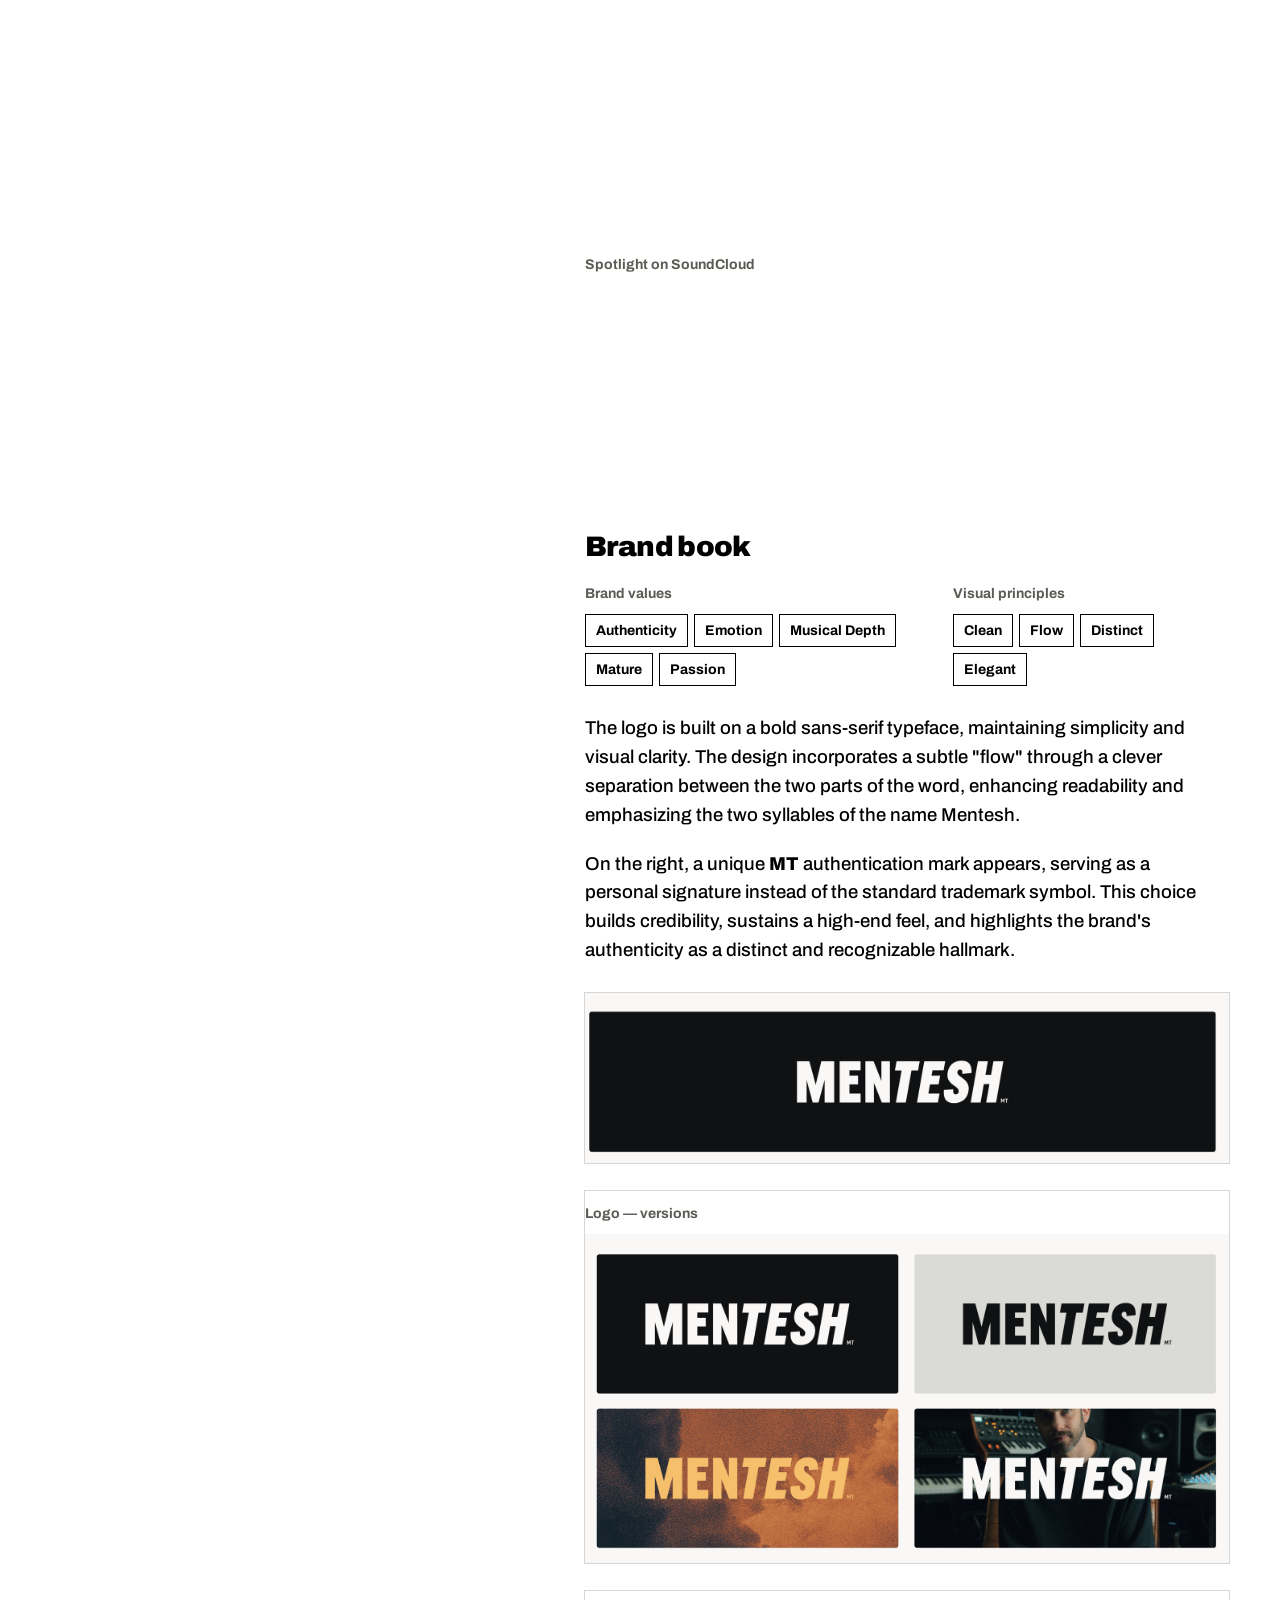
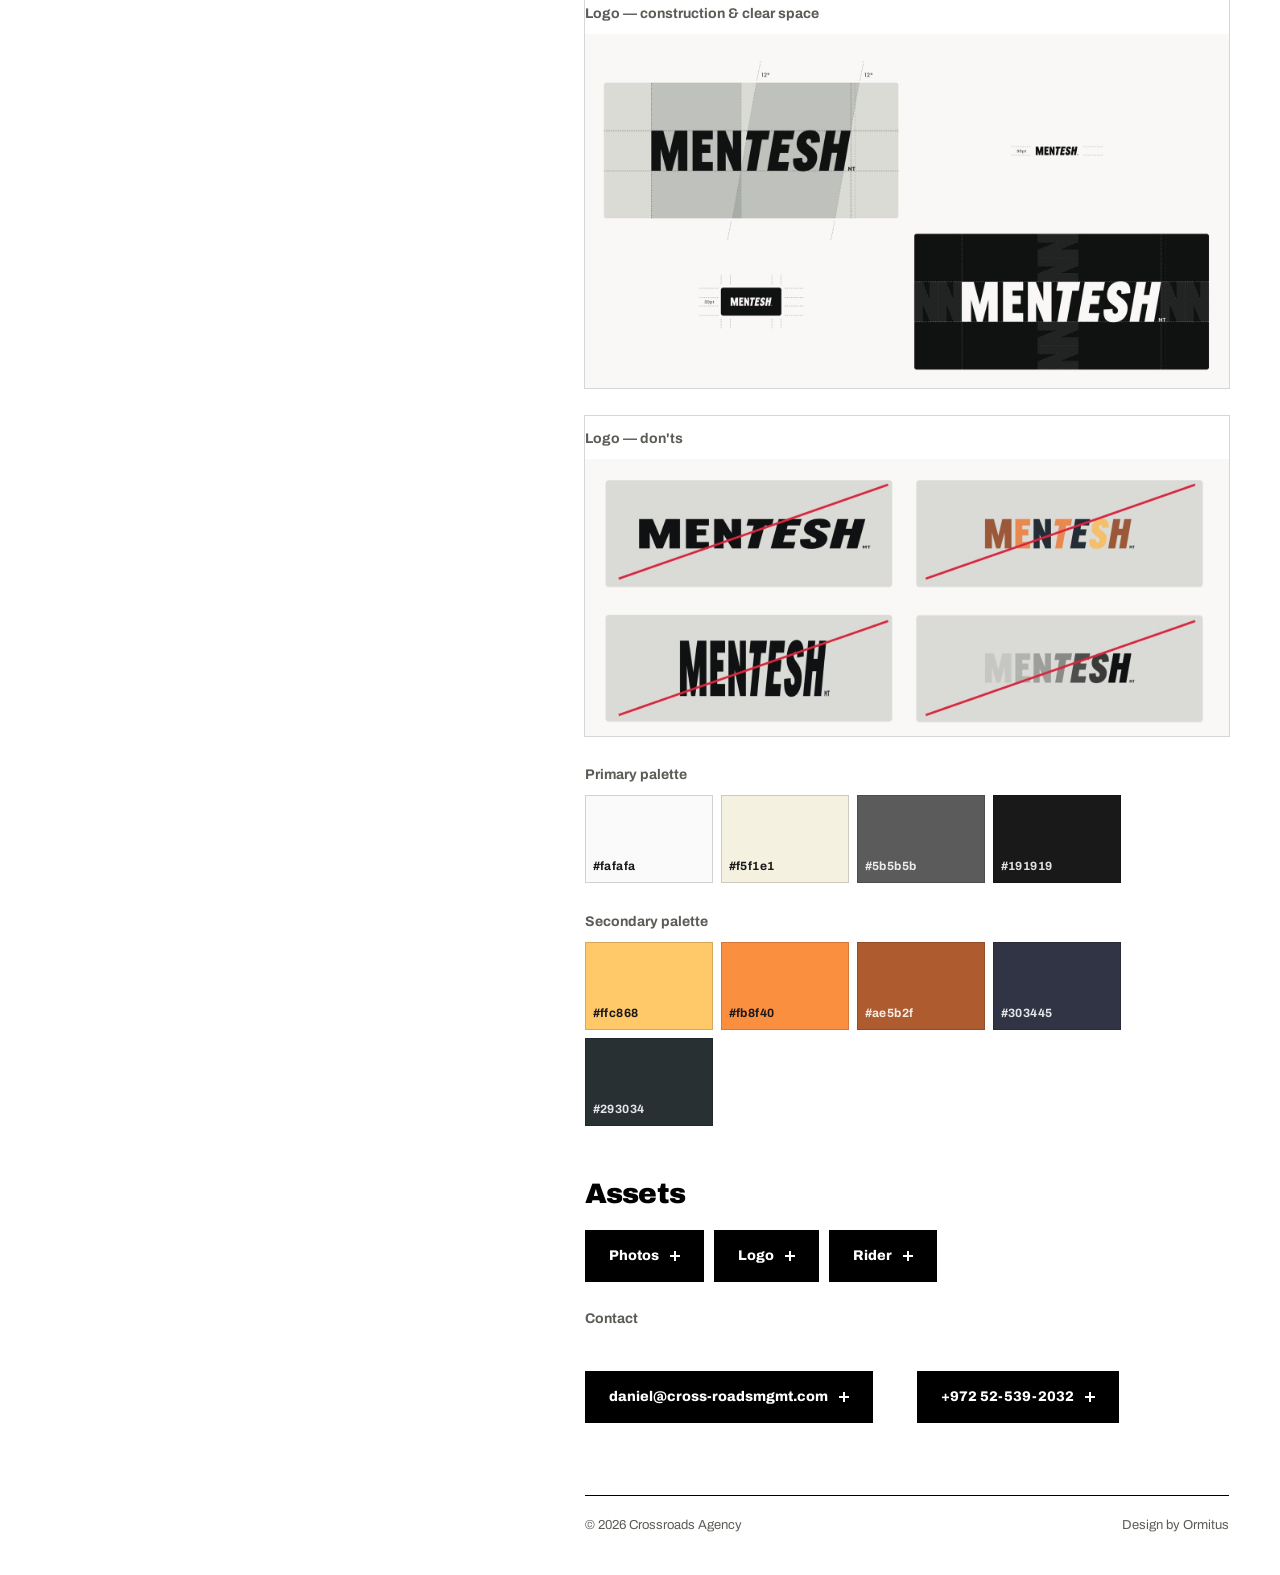
<file: proto/mentesh/index.html>
<!DOCTYPE html>
<html lang="en" dir="ltr">
<head>
<meta charset="UTF-8">
<meta name="viewport" content="width=device-width, initial-scale=1">
<title>Mentesh - CrossRoads (redesign prototype)</title>
<meta name="robots" content="noindex">
<meta name="theme-color" content="#000000">
<link rel="icon" href="/favicon.svg" type="image/svg+xml">
<link rel="preconnect" href="https://fonts.googleapis.com">
<link rel="preconnect" href="https://fonts.gstatic.com" crossorigin>
<link href="https://fonts.googleapis.com/css2?family=Archivo:wdth,wght@62..125,400..900&display=swap" rel="stylesheet">
<link rel="stylesheet" href="/proto/assets/site.css">
</head>
<body>

<header class="hdr">
  <a href="/proto/" class="hdr__logo" aria-label="Crossroads home">
    <svg viewBox="0 0 1920 768" fill="currentColor" aria-hidden="true"><use href="/proto/assets/sprite.svg#cr-logo"/></svg>
  </a>
  <nav class="hdr__nav"><a href="/proto/#roster">Roster</a><a href="#assets">Contact</a></nav>
</header>

<main class="split">
  <div class="split__photo"><img src="/img/mentesh.jpg" alt="Mentesh" width="900" height="1200"></div>
  <div class="split__main">
    <div class="tools">
      <a href="/proto/#roster"><i class="plus" aria-hidden="true"></i> Back to roster</a>
      <div class="tools__r"><a href="https://drive.google.com/drive/folders/1SCCA9CI_Zq6ILOBJTv5gnfBs2ofLuQeR" target="_blank" rel="noopener noreferrer">Photos</a>
      <a href="https://www.dropbox.com/scl/fo/uvui54yuavpg0sc4m9at6/AHmes6_ZRrIULG3rea07-Us?rlkey=omiaoqatqy1g5ota7bwykt8i9&amp;dl=0" target="_blank" rel="noopener noreferrer">Logo</a>
      <a href="https://drive.google.com/file/d/1ps-oaTJN8EpT62SXTrSKqTr4BvMQyqij/view" target="_blank" rel="noopener noreferrer">Rider</a></div>
    </div>
    <h1 class="name">Mentesh</h1>
    <div class="plats">
    <a href="https://open.spotify.com/artist/4AUqHwTX2zVGZOlXgrSNoF" target="_blank" rel="noopener noreferrer" title="Spotify" aria-label="Mentesh on Spotify"><svg aria-hidden="true"><use href="/proto/assets/sprite.svg#ic-spotify"/></svg></a>
    <a href="https://music.apple.com/il/artist/mentesh/1671188421" target="_blank" rel="noopener noreferrer" title="Apple Music" aria-label="Mentesh on Apple Music"><svg aria-hidden="true"><use href="/proto/assets/sprite.svg#ic-apple"/></svg></a>
    <a href="https://www.beatport.com/artist/mentesh/1109477" target="_blank" rel="noopener noreferrer" title="Beatport" aria-label="Mentesh on Beatport"><svg aria-hidden="true"><use href="/proto/assets/sprite.svg#ic-beatport"/></svg></a>
    <a href="https://soundcloud.com/mentesh" target="_blank" rel="noopener noreferrer" title="SoundCloud" aria-label="Mentesh on SoundCloud"><svg aria-hidden="true"><use href="/proto/assets/sprite.svg#ic-soundcloud"/></svg></a>
    <a href="https://www.instagram.com/guymentesh" target="_blank" rel="noopener noreferrer" title="Instagram" aria-label="Mentesh on Instagram"><svg aria-hidden="true"><use href="/proto/assets/sprite.svg#ic-instagram"/></svg></a></div>


<!-- ============ BIO ============ -->
<section class="sec rv">
  
      <h2>The story</h2>
      <div class="prose rv">
        <p>Years of creating and producing at the heart of the Israeli music scene have led Mentesh back to his roots in the studio.</p>
        <p>Mentesh brings a renewed passion and a mature, sophisticated electronic sound, combining deep musicality and a unique vocal signature to create a soul-stirring journey.</p>
        <p>Mentesh focuses on bringing raw emotion back to the dance floor and breaking the barriers between artist and audience, building a personal connection through authentic and exposed music.</p>
      </div>
    
<figure class="bio__fig">
      <img src="/img/mentesh-bio.jpg" alt="Mentesh in the studio" width="1200" height="1247" loading="lazy" decoding="async">
    </figure>
</section>

<!-- ============ MUSIC ============ -->
<section class="sec rv">
  <h2>Music</h2>

  <div class="sc rv">
    <p class="sub">On Spotify</p>
    <iframe class="spotify" title="Mentesh on Spotify" loading="lazy"
      allow="clipboard-write; encrypted-media; fullscreen; picture-in-picture"
      src="https://open.spotify.com/embed/artist/4AUqHwTX2zVGZOlXgrSNoF?utm_source=generator&theme=0"></iframe>
  </div>

  <div class="sc rv">
    <p class="sub">Spotlight on SoundCloud</p>
    <div class="sc__grid" id="sc-grid"></div>
  </div>
</section>

<!-- ============ BRAND BOOK ============ -->
<section class="sec rv">
  <h2>Brand book</h2>

  <div class="brand rv">
    <div>
      <p class="sub">Brand values</p>
      <div class="decks">
        <span>Authenticity</span><span>Emotion</span><span>Musical Depth</span><span>Mature</span><span>Passion</span>
      </div>
    </div>
    <div>
      <p class="sub">Visual principles</p>
      <div class="decks">
        <span>Clean</span><span>Flow</span><span>Distinct</span><span>Elegant</span>
      </div>
    </div>
  </div>

  <div class="brand__note prose rv">
    <p>The logo is built on a bold sans-serif typeface, maintaining simplicity and visual clarity. The design incorporates a subtle "flow" through a clever separation between the two parts of the word, enhancing readability and emphasizing the two syllables of the name Mentesh.</p>
    <p>On the right, a unique <b>MT</b> authentication mark appears, serving as a personal signature instead of the standard trademark symbol. This choice builds credibility, sustains a high-end feel, and highlights the brand's authenticity as a distinct and recognizable hallmark.</p>
  </div>

  <!-- the logo section's own artwork, rendered from the brandbook PDF -->
  <figure class="plate rv">
    <img src="/img/mentesh/logo-lockup.jpg" alt="Mentesh primary logo lockup" loading="lazy" decoding="async">
  </figure>
  <figure class="plate rv">
    <figcaption class="sub">Logo — versions</figcaption>
    <img src="/img/mentesh/logo-variants.jpg" alt="Mentesh logo on black, light grey, gradient and photography" loading="lazy" decoding="async">
  </figure>
  <figure class="plate rv">
    <figcaption class="sub">Logo — construction &amp; clear space</figcaption>
    <img src="/img/mentesh/logo-construction.jpg" alt="Mentesh logo construction grid, 12 degree angle and clear space" loading="lazy" decoding="async">
  </figure>
  <figure class="plate rv">
    <figcaption class="sub">Logo — don'ts</figcaption>
    <img src="/img/mentesh/logo-donts.jpg" alt="Incorrect uses of the Mentesh logo" loading="lazy" decoding="async">
  </figure>

  <div class="pal rv">
    <p class="sub">Primary palette</p>
    <div class="pal__row">
      <span class="sw" style="--c:#fafafa">#fafafa</span>
      <span class="sw" style="--c:#f5f1e1">#f5f1e1</span>
      <span class="sw" style="--c:#5b5b5b">#5b5b5b</span>
      <span class="sw" style="--c:#191919">#191919</span>
    </div>
  </div>

  <div class="pal rv">
    <p class="sub">Secondary palette</p>
    <div class="pal__row">
      <span class="sw" style="--c:#ffc868">#ffc868</span>
      <span class="sw" style="--c:#fb8f40">#fb8f40</span>
      <span class="sw" style="--c:#ae5b2f">#ae5b2f</span>
      <span class="sw" style="--c:#303445">#303445</span>
      <span class="sw" style="--c:#293034">#293034</span>
    </div>
  </div>
</section>

<!-- ============ ASSETS + CONTACT ============ -->
<section class="sec rv" id="assets">
  <h2>Assets</h2>
  <div class="assets rv">
    <a class="btn" href="https://drive.google.com/drive/folders/1SCCA9CI_Zq6ILOBJTv5gnfBs2ofLuQeR" target="_blank" rel="noopener noreferrer"><span>Photos <i class="plus" aria-hidden="true"></i></span></a>
    <a class="btn" href="https://www.dropbox.com/scl/fo/uvui54yuavpg0sc4m9at6/AHmes6_ZRrIULG3rea07-Us?rlkey=omiaoqatqy1g5ota7bwykt8i9&amp;dl=0" target="_blank" rel="noopener noreferrer"><span>Logo <i class="plus" aria-hidden="true"></i></span></a>
    <a class="btn" href="https://drive.google.com/file/d/1ps-oaTJN8EpT62SXTrSKqTr4BvMQyqij/view" target="_blank" rel="noopener noreferrer"><span>Rider <i class="plus" aria-hidden="true"></i></span></a>
  </div>

  <!-- The EPK listed Strange Talent and Ritual Artists here. Replaced with
       CrossRoads' own details on request — a press kit on the agency's site
       should route enquiries to the agency. -->
  <div class="contact rv">
    <p class="sub">Contact</p>
    <a class="btn" href="mailto:daniel@cross-roadsmgmt.com"><span>daniel@cross-roadsmgmt.com <i class="plus" aria-hidden="true"></i></span></a>
    <a class="btn" href="tel:+972525392032"><span>+972 52-539-2032 <i class="plus" aria-hidden="true"></i></span></a>
  </div>
</section>


    <div class="pfoot"><span>© 2026 Crossroads Agency</span><span>Design by Ormitus</span></div>
  </div>
</main>

<nav class="dock" aria-label="Quick links"><a href="https://drive.google.com/file/d/1ps-oaTJN8EpT62SXTrSKqTr4BvMQyqij/view" target="_blank" rel="noopener noreferrer">Rider</a><a href="https://drive.google.com/drive/folders/1SCCA9CI_Zq6ILOBJTv5gnfBs2ofLuQeR" target="_blank" rel="noopener noreferrer">Photos</a></nav>

<script>
/* SoundCloud Spotlight — the five items pinned on his profile, in his order.
   Built in JS so the list lives in one place and the iframes stay lazy. */
/* His SoundCloud Spotlight — the two sets pinned on his profile. */
const SPOTLIGHT = [
  ['Originals', 'https://soundcloud.com/mentesh/sets/releases'],
  ['SET',       'https://soundcloud.com/mentesh/sets/set'],
];
document.getElementById('sc-grid').innerHTML = SPOTLIGHT.map(([title,url]) => {
  const p = new URLSearchParams({
    url, color:'#000000', auto_play:'false', hide_related:'true',
    show_comments:'false', show_user:'true', show_reposts:'false',
    show_teaser:'false', visual:'false'
  });
  return `<iframe title="${title} — SoundCloud" loading="lazy" allow="autoplay"
            src="https://w.soundcloud.com/player/?${p}"></iframe>`;
}).join('');

/* Regional-indicator flags from a country code. */
const flagOf = cc => cc.toUpperCase().replace(/./g, c => String.fromCodePoint(0x1F1E6 + c.charCodeAt(0) - 65));

/* reveal on scroll */
const io = new IntersectionObserver(es => {
  es.forEach(e => { if (e.isIntersecting) { e.target.classList.add('in'); io.unobserve(e.target); } });
}, { rootMargin:'0px 0px -8% 0px', threshold:0.08 });
document.querySelectorAll('.rv').forEach(el => io.observe(el));
</script>
</body>
</html>
</file>
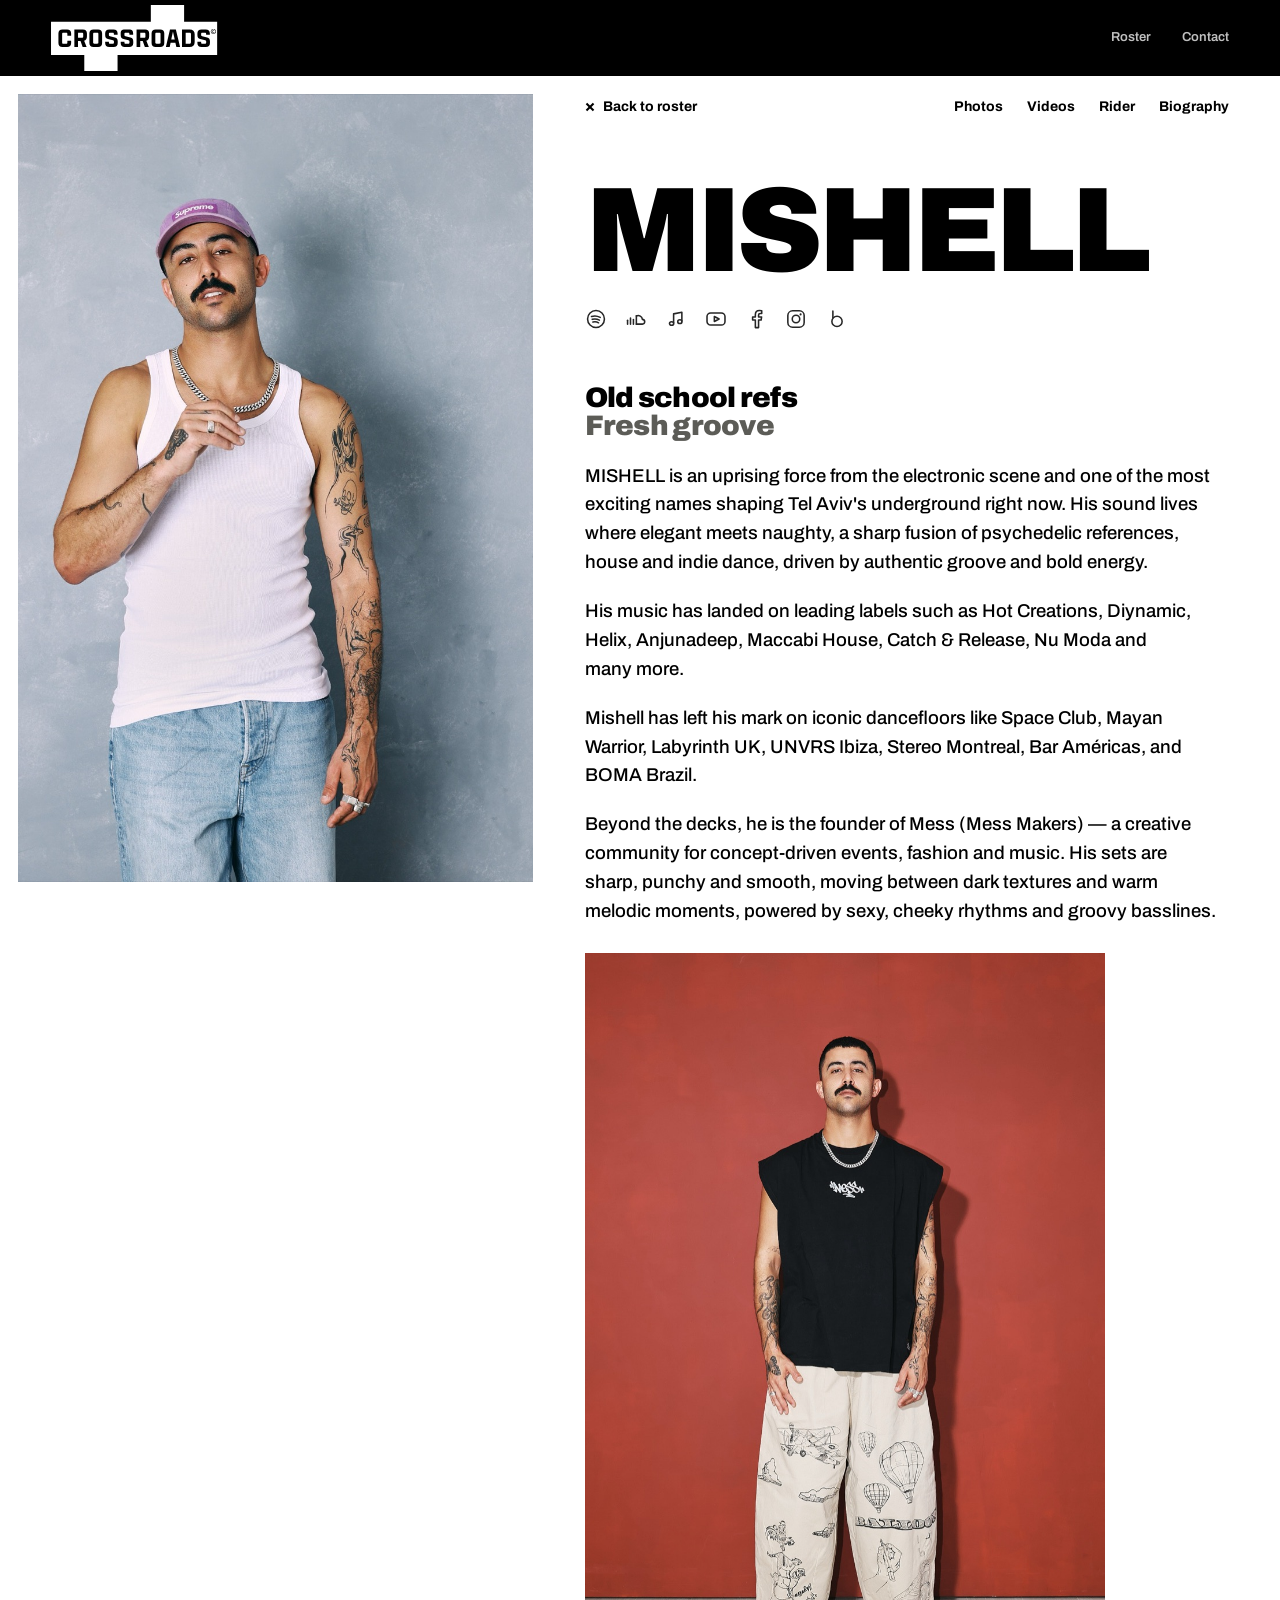
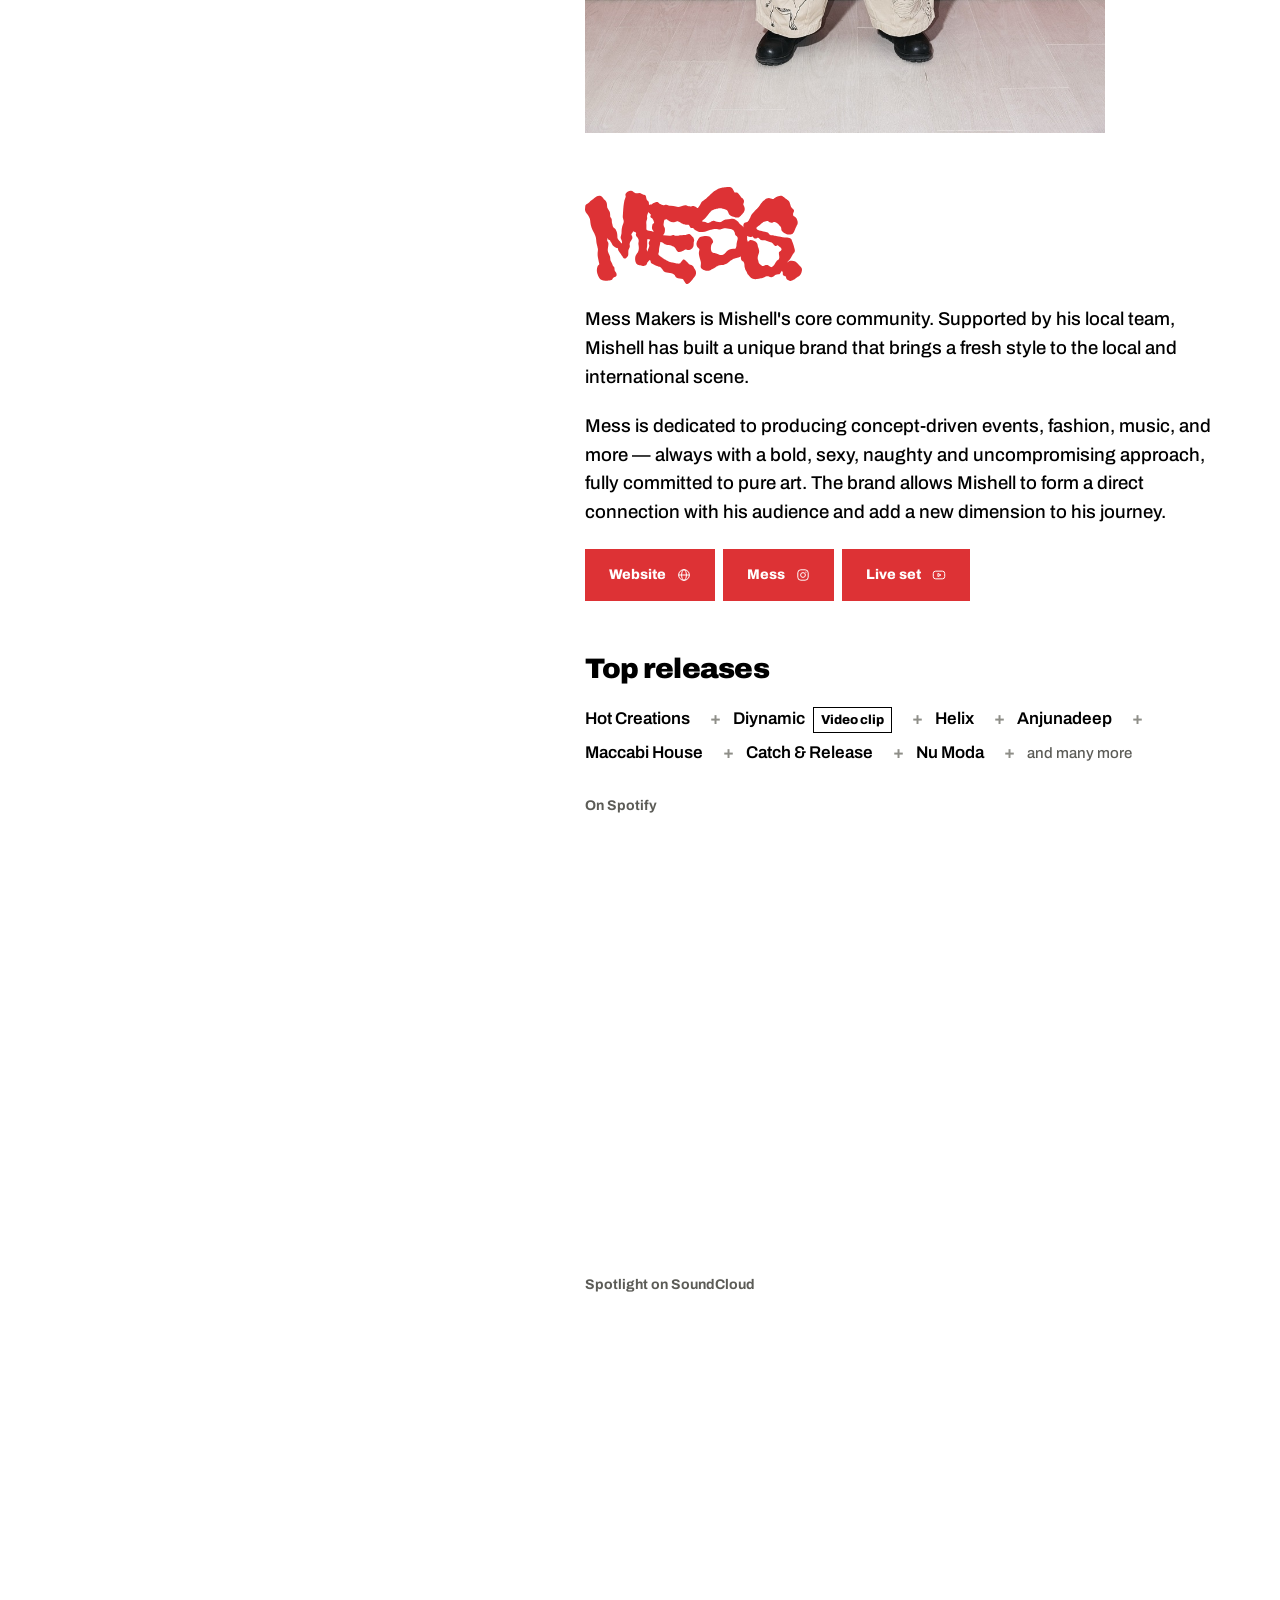
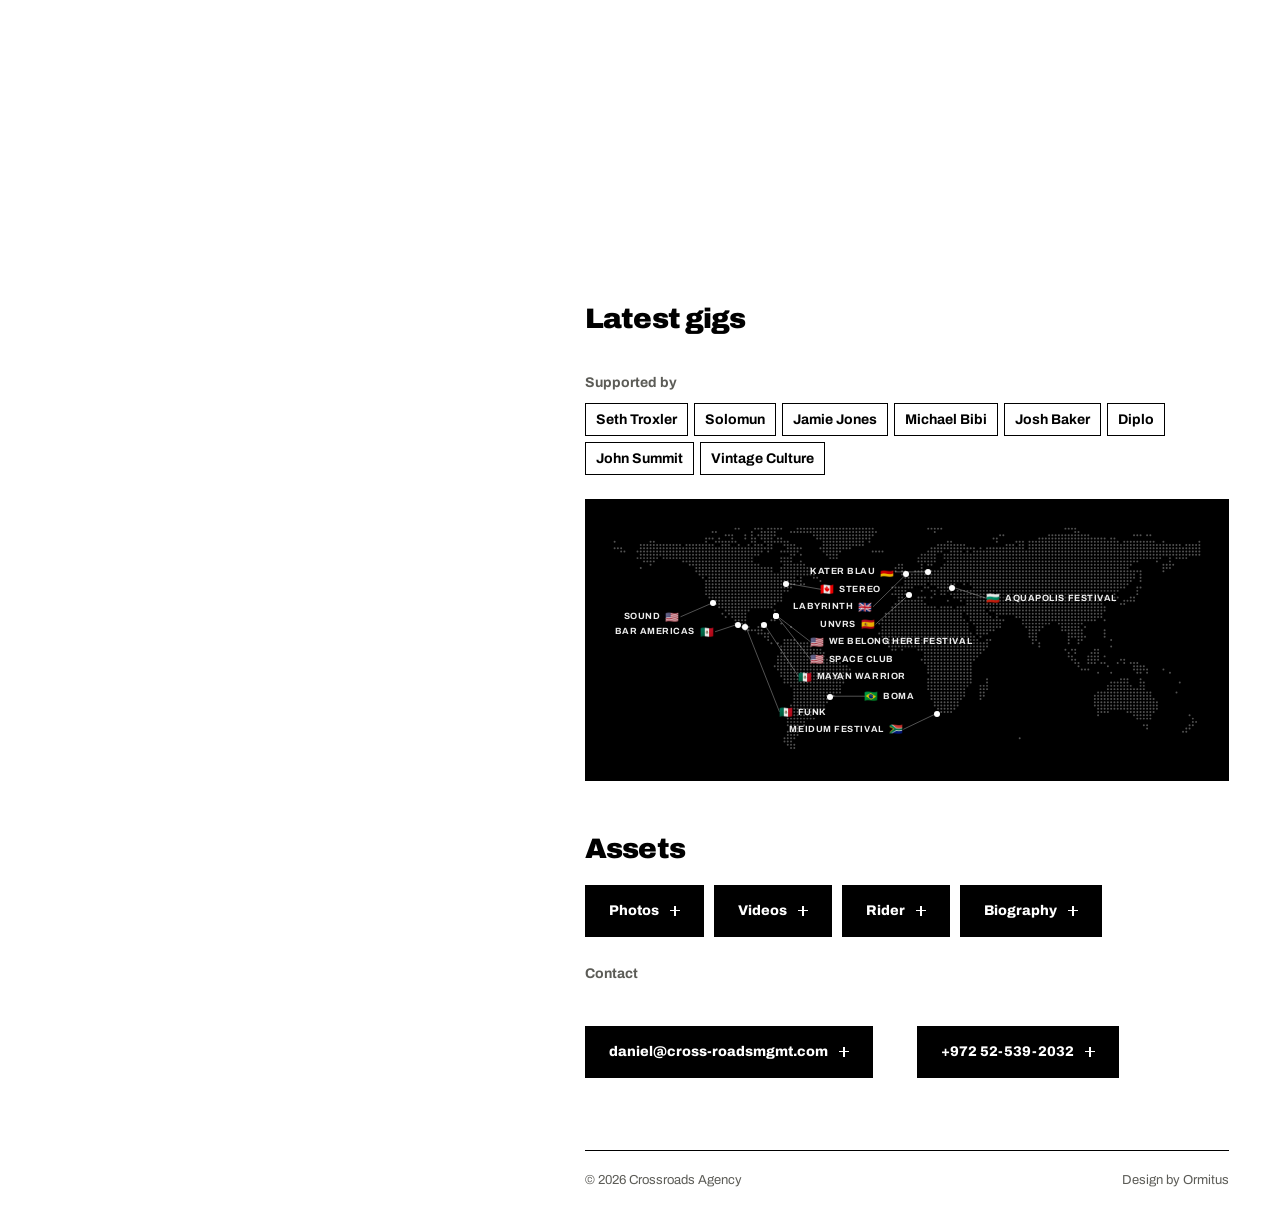
<file: proto/mishell/index.html>
<!DOCTYPE html>
<html lang="en" dir="ltr">
<head>
<meta charset="UTF-8">
<meta name="viewport" content="width=device-width, initial-scale=1">
<title>Mishell - CrossRoads (redesign prototype)</title>
<meta name="robots" content="noindex">
<meta name="theme-color" content="#000000">
<link rel="icon" href="/favicon.svg" type="image/svg+xml">
<link rel="preconnect" href="https://fonts.googleapis.com">
<link rel="preconnect" href="https://fonts.gstatic.com" crossorigin>
<link href="https://fonts.googleapis.com/css2?family=Archivo:wdth,wght@62..125,400..900&display=swap" rel="stylesheet">
<link rel="stylesheet" href="/proto/assets/site.css">
</head>
<body>

<header class="hdr">
  <a href="/proto/" class="hdr__logo" aria-label="Crossroads home">
    <svg viewBox="0 0 1920 768" fill="currentColor" aria-hidden="true"><use href="/proto/assets/sprite.svg#cr-logo"/></svg>
  </a>
  <nav class="hdr__nav"><a href="/proto/#roster">Roster</a><a href="#assets">Contact</a></nav>
</header>

<main class="split">
  <div class="split__photo"><img src="/img/mishell.jpg" alt="Mishell" width="900" height="1200"></div>
  <div class="split__main">
    <div class="tools">
      <a href="/proto/#roster"><i class="plus" aria-hidden="true"></i> Back to roster</a>
      <div class="tools__r"><a href="https://www.dropbox.com/scl/fo/2uz4zqvzu1l1d7l37pdlg/AGfdzOTr9M2jSUK_yFLLivg?rlkey=dup8j9425c9mifca2zngdmvsd&amp;st=dpkzewly&amp;dl=0" target="_blank" rel="noopener noreferrer">Photos</a>
      <a href="https://www.dropbox.com/scl/fo/ykvhp5rcn7ht2qxiqvn7o/ADzfybHwq-nnAhtTmKbkV20/Videos?dl=0&amp;rlkey=uu6fqx30yetki456r286xrne8" target="_blank" rel="noopener noreferrer">Videos</a>
      <a href="https://drive.google.com/file/d/1ps-oaTJN8EpT62SXTrSKqTr4BvMQyqij/view" target="_blank" rel="noopener noreferrer">Rider</a>
      <a href="https://docs.google.com/document/d/1s_00L1fY5l5WQoGqKvEVbbCcjg9YgZH7M4jUvIIh_MA/edit" target="_blank" rel="noopener noreferrer">Biography</a></div>
    </div>
    <h1 class="name">Mishell</h1>
    <div class="plats">
    <a href="https://open.spotify.com/artist/3kCsXVpVs1ZhLnIVkNzdHJ" target="_blank" rel="noopener noreferrer" title="Spotify" aria-label="Mishell on Spotify"><svg aria-hidden="true"><use href="/proto/assets/sprite.svg#ic-spotify"/></svg></a>
    <a href="https://soundcloud.com/mishellmusik" target="_blank" rel="noopener noreferrer" title="SoundCloud" aria-label="Mishell on SoundCloud"><svg aria-hidden="true"><use href="/proto/assets/sprite.svg#ic-soundcloud"/></svg></a>
    <a href="https://music.apple.com/il/artist/mishell/250454064" target="_blank" rel="noopener noreferrer" title="Apple Music" aria-label="Mishell on Apple Music"><svg aria-hidden="true"><use href="/proto/assets/sprite.svg#ic-apple"/></svg></a>
    <a href="https://www.youtube.com/@Mishell.musicc" target="_blank" rel="noopener noreferrer" title="YouTube" aria-label="Mishell on YouTube"><svg aria-hidden="true"><use href="/proto/assets/sprite.svg#ic-youtube"/></svg></a>
    <a href="https://www.facebook.com/share/19x98gmbYN/" target="_blank" rel="noopener noreferrer" title="Facebook" aria-label="Mishell on Facebook"><svg aria-hidden="true"><use href="/proto/assets/sprite.svg#ic-facebook"/></svg></a>
    <a href="https://www.instagram.com/_mishell_____" target="_blank" rel="noopener noreferrer" title="Instagram" aria-label="Mishell on Instagram"><svg aria-hidden="true"><use href="/proto/assets/sprite.svg#ic-instagram"/></svg></a>
    <a href="https://www.beatport.com/artist/mishell/270228" target="_blank" rel="noopener noreferrer" title="Beatport" aria-label="Mishell on Beatport"><svg aria-hidden="true"><use href="/proto/assets/sprite.svg#ic-beatport"/></svg></a></div>


<!-- ============ BIO ============ -->
<section class="sec rv">
  
      <h2>Old school refs<br><em>Fresh groove</em></h2>
      <div class="prose rv">
        <p>MISHELL is an uprising force from the electronic scene and one of the most exciting names shaping Tel Aviv's underground right now. His sound lives where elegant meets naughty, a sharp fusion of psychedelic references, house and indie dance, driven by authentic groove and bold energy.</p>
        <p>His music has landed on leading labels such as Hot Creations, Diynamic, Helix, Anjunadeep, Maccabi House, Catch &amp; Release, Nu Moda and many more.</p>
        <p>Mishell has left his mark on iconic dancefloors like Space Club, Mayan Warrior, Labyrinth UK, UNVRS Ibiza, Stereo Montreal, Bar Américas, and BOMA Brazil.</p>
        <p>Beyond the decks, he is the founder of Mess (Mess Makers) — a creative community for concept-driven events, fashion and music. His sets are sharp, punchy and smooth, moving between dark textures and warm melodic moments, powered by sexy, cheeky rhythms and groovy basslines.</p>
      </div>
    
<figure class="bio__fig">
      <img src="/img/mishell-bio.jpg" alt="Mishell" width="900" height="1350" loading="lazy" decoding="async">
    </figure>
</section>

<!-- ============ MESS ============ -->
<section class="sec rv">
  <div class="mess__grid">
    <div>
      <h2 class="mess__logo">
        <img src="/assets/mess-logo.svg" alt="Mess" width="222" height="99">
        <span class="visually-hidden">Mess</span>
      </h2>
      <div class="prose rv">
        <p>Mess Makers is Mishell's core community. Supported by his local team, Mishell has built a unique brand that brings a fresh style to the local and international scene.</p>
        <p>Mess is dedicated to producing concept-driven events, fashion, music, and more — always with a bold, sexy, naughty and uncompromising approach, fully committed to pure art. The brand allows Mishell to form a direct connection with his audience and add a new dimension to his journey.</p>
      </div>
    </div>
    <div class="mess__actions rv">
      <a class="btn btn--mess" href="https://messmakerz.com/" target="_blank" rel="noopener noreferrer"><span>Website <svg aria-hidden="true"><use href="/proto/assets/sprite.svg#ic-globe"/></svg></span></a>
      <a class="btn btn--mess" href="https://www.instagram.com/mess.makerz" target="_blank" rel="noopener noreferrer"><span>Mess <svg aria-hidden="true"><use href="/proto/assets/sprite.svg#ic-instagram"/></svg></span></a>
      <a class="btn btn--mess" href="https://youtu.be/juGHYqkk9pY" target="_blank" rel="noopener noreferrer"><span>Live set <svg aria-hidden="true"><use href="/proto/assets/sprite.svg#ic-youtube"/></svg></span></a>
    </div>
  </div>
</section>

<!-- ============ MUSIC ============ -->
<section class="sec rv">
  <h2>Top releases</h2>
  <p class="labels rv">
    <span>Hot Creations</span><span>Diynamic <a href="https://youtu.be/dmirdlOHHCQ" target="_blank" rel="noopener noreferrer">Video clip</a></span><span>Helix</span><span>Anjunadeep</span><span>Maccabi House</span><span>Catch &amp; Release</span><span>Nu Moda</span><span class="labels__more">and many more</span>
  </p>

  <!-- His SoundCloud Spotlight, item by item. SoundCloud has no single
       "spotlight" widget, so each pinned set/track gets its own player. -->
  <div class="sc rv">
    <p class="sub">On Spotify</p>
    <iframe class="spotify" title="Mishell on Spotify" loading="lazy"
      allow="clipboard-write; encrypted-media; fullscreen; picture-in-picture"
      src="https://open.spotify.com/embed/artist/3kCsXVpVs1ZhLnIVkNzdHJ?utm_source=generator&theme=0"></iframe>
  </div>

  <div class="sc rv">
    <p class="sub">Spotlight on SoundCloud</p>
    <div class="sc__grid" id="sc-grid"></div>
  </div>
</section>

<!-- ============ LATEST GIGS ============ -->
<section class="sec rv">
  <div class="gigs__head">
    <h2>Latest gigs</h2>
    <div class="gigs__decks rv">
      <p class="sub">Supported by</p>
      <div class="decks">
        <span>Seth Troxler</span><span>Solomun</span><span>Jamie Jones</span><span>Michael Bibi</span>
        <span>Josh Baker</span><span>Diplo</span><span>John Summit</span><span>Vintage Culture</span>
      </div>
    </div>
  </div>

  <!-- Dot-grid world map. The land mask below is generated from Natural Earth
       110m land polygons (public domain), sampled on a 2-degree grid and packed
       one bit per cell — 1.5KB rather than a megabyte of path data. -->
  <div class="mapwrap rv"><div class="map" id="map">
    <canvas class="map__dots" id="map-dots"></canvas>
    <svg class="map__lines" id="map-lines" aria-hidden="true"></svg>
    <div class="map__pins" id="map-pins"></div>
  </div></div>
</section>

<!-- ============ ASSETS + CONTACT ============ -->
<section class="sec rv" id="assets">
  <h2>Assets</h2>
  <div class="assets rv">
    <a class="btn" href="https://www.dropbox.com/scl/fo/2uz4zqvzu1l1d7l37pdlg/AGfdzOTr9M2jSUK_yFLLivg?rlkey=dup8j9425c9mifca2zngdmvsd&amp;st=dpkzewly&amp;dl=0" target="_blank" rel="noopener noreferrer"><span>Photos <i class="plus" aria-hidden="true"></i></span></a>
    <a class="btn" href="https://www.dropbox.com/scl/fo/ykvhp5rcn7ht2qxiqvn7o/ADzfybHwq-nnAhtTmKbkV20/Videos?dl=0&amp;rlkey=uu6fqx30yetki456r286xrne8" target="_blank" rel="noopener noreferrer"><span>Videos <i class="plus" aria-hidden="true"></i></span></a>
    <a class="btn" href="https://drive.google.com/file/d/1ps-oaTJN8EpT62SXTrSKqTr4BvMQyqij/view" target="_blank" rel="noopener noreferrer"><span>Rider <i class="plus" aria-hidden="true"></i></span></a>
    <a class="btn" href="https://docs.google.com/document/d/1s_00L1fY5l5WQoGqKvEVbbCcjg9YgZH7M4jUvIIh_MA/edit" target="_blank" rel="noopener noreferrer"><span>Biography <i class="plus" aria-hidden="true"></i></span></a>
  </div>

  <!-- The EPK listed Strange Talent and Ritual Artists here. Replaced with
       CrossRoads' own details on request — a press kit on the agency's site
       should route enquiries to the agency. -->
  <div class="contact rv">
    <p class="sub">Contact</p>
    <a class="btn" href="mailto:daniel@cross-roadsmgmt.com"><span>daniel@cross-roadsmgmt.com <i class="plus" aria-hidden="true"></i></span></a>
    <a class="btn" href="tel:+972525392032"><span>+972 52-539-2032 <i class="plus" aria-hidden="true"></i></span></a>
  </div>
</section>


    <div class="pfoot"><span>© 2026 Crossroads Agency</span><span>Design by Ormitus</span></div>
  </div>
</main>

<nav class="dock" aria-label="Quick links"><a href="https://drive.google.com/file/d/1ps-oaTJN8EpT62SXTrSKqTr4BvMQyqij/view" target="_blank" rel="noopener noreferrer">Rider</a><a href="https://www.dropbox.com/scl/fo/2uz4zqvzu1l1d7l37pdlg/AGfdzOTr9M2jSUK_yFLLivg?rlkey=dup8j9425c9mifca2zngdmvsd&amp;st=dpkzewly&amp;dl=0" target="_blank" rel="noopener noreferrer">Photos</a></nav>

<script>
/* SoundCloud Spotlight — the five items pinned on his profile, in his order.
   Built in JS so the list lives in one place and the iframes stay lazy. */
const LAND_MASK = "AAAAAAYd8P///wAA+AAAAAA8AAAAAAAAAAAwAnw////4AAIAAAAAAGAAAAAAAAAAADivwAf//wAAAAADAAf/wAHYAAAAAADoi3sAP//gAAAAAMAD///sAAAAgBgACfwz/AD/+gAAAwAEHf///+/8gBAP/7/nJdjwD/+AAAH/AA7f///////f4P//////h8H/gAAAf/6//f////////Mf/////9H4D8AeAA+ev///////////AP/////4A0B4AAAD5/////////////Af3////gHgA4AAAH5///////////LwAHgH///gHkAAAAAH4/////////+CIAABAB///4D+AAAAGCx/////////4A8AAIAAf///n/gAAAOCD/////////wA4AAAAAf///n/wAAAbP///////////AgAAAAAP/////wAAADf//////////9AAAAAAAF////0YAAAB///////////9AAAAAAAD////8EAAAB///////////5AAAAAAAD////2AAAAB/f5f///////wAAAAAAAD////gAAAAfxnwP///////jAAAAAAAD////AAAAAPCb3///////+CAAAAAAAD///8AAAAAfALf//////+ECAAAAAAAB///8AAAAAGHQP///////mMAAAAAAAA///8AAAAAH+Ai///////E8AAAAAAAAf//wAAAAAP/AA///////BgAAAAAAAAP//gAAAAAf/73///////gAAAAAAAAAD/AQAAAAAf////f/////gAAAAAAAAAF+AQAAAAB///+/n/////AAAAAAAAAAC+AAAAAAB///+f0H////AAAAAAAAAAAeAwAAAAD////f/B///8gAAAAAAAAAAeGEAAAAH////v+B/z/AAAAAAAAAAAAPMAgAAAD////n+A/B+gAAAAAAAAAAAD8AAAAAD////n4AeB/AgAAAAAAAAAAAPAAAAAH////3gAcAfAgAAAAAAAAAAADAAAAAD////6AAcAfggAAAAAAAAAAABDwAAAD////8wAMATAIAAAAAAAAAAAAr/AAAB/////gAKASAAAAAAAAAAAAAAH/gAAA/////gACAAAIAAAAAAAAAAAAH/8AAAaH///AAAAsGAAAAAAAAAAAAAH/+AAAAB//+AAAAUOAAAAAAAAAAAAAP/+AAAAB//8AAAAYegAAAAAAAAAAAAP//gAAAD//4AAAAMeBgAAAAAAAAAAAP//8AAAB//wAAAAGdiuAAAAAAAAAAAf///AAAA//wAAAACAQHgAAAAAAAAAAP///gAAA//wAAAABwAHwgAAAAAAAAAH///AAAA//wAAAAACIDQIAAAAAAAAAH//+AAAAf/wAAAAAAAAAAAAAAAAAAAD//+AAAA//wgAAAAABxAAAAAAAAAAAD//+AAAA//wgAAAAAPxgBAAAAAAAAAA//8AAAA//jgAAAAAf5gAAAAAAAAAAAf/8AAAA//DgAAAAAf/gAAAAAAAAAAAf/8AAAAf/DAAAAAD//4CAAAAAAAAAAf/wAAAAf/DAAAAAH//4AAAAAAAAAAAf/AAAAAf+CAAAAAH//8AAAAAAAAAAAf/AAAAAP8AAAAAAH//+AAAAAAAAAAA/+AAAAAP8AAAAAAH//+AAAAAAAAAAA/+AAAAAH4AAAAAAD//+AAAAAAAAAAA/8AAAAAHwAAAAAADwf8AAAAAAAAAAA/gAAAAAAAAAAAAACAH4AIAAAAAAAAB/[base64]";
const SPOTLIGHT = [
  ['Get Messy',                                        'https://soundcloud.com/mishellmusik/sets/get-messy'],
  ['Michael Jackson — Billie Jean (Mishell & Oi Edit)','https://soundcloud.com/mishellmusik/htgrfdsrer545hgfds'],
  ['Meidum Festival',                                  'https://soundcloud.com/mishellmusik/sets/meidum-festival'],
  ['Creep f. KINNA MONE',                              'https://soundcloud.com/mishellmusik/sets/creep-f-kinna-mone-1'],
  ['Desire',                                           'https://soundcloud.com/mishellmusik/sets/desire'],
];
document.getElementById('sc-grid').innerHTML = SPOTLIGHT.map(([title,url]) => {
  const p = new URLSearchParams({
    url, color:'#000000', auto_play:'false', hide_related:'true',
    show_comments:'false', show_user:'true', show_reposts:'false',
    show_teaser:'false', visual:'false'
  });
  return `<iframe title="${title} — SoundCloud" loading="lazy" allow="autoplay"
            src="https://w.soundcloud.com/player/?${p}"></iframe>`;
}).join('');

/* Regional-indicator flags from a country code. */
const flagOf = cc => cc.toUpperCase().replace(/./g, c => String.fromCodePoint(0x1F1E6 + c.charCodeAt(0) - 65));

/* ============================================================
   LATEST GIGS — list and world map from one array
   ============================================================ */
const GIGS = [
  { venue:'Space Club',              city:'Miami',        cc:'US', lat: 25.76, lon: -80.19 },
  { venue:'Labyrinth',               city:'London',       cc:'GB', lat: 51.51, lon:  -0.13 },
  { venue:'UNVRS',                   city:'Ibiza',        cc:'ES', lat: 38.91, lon:   1.43 },
  { venue:'Mayan Warrior',           city:'Tulum',        cc:'MX', lat: 20.21, lon: -87.47 },
  { venue:'Stereo',                  city:'Montreal',     cc:'CA', lat: 45.50, lon: -73.57 },
  { venue:'BOMA',                    city:'São Paulo',    cc:'BR', lat:-23.55, lon: -46.63, ig:'https://www.instagram.com/weare_boma/' },
  { venue:'Meidum Festival',         city:'Cape Town',    cc:'ZA', lat:-33.92, lon:  18.42 },
  { venue:'Aquapolis Festival',      city:'Varna',        cc:'BG', lat: 43.21, lon:  27.92 },
  { venue:'Sound',                   city:'Los Angeles',  cc:'US', lat: 34.05, lon:-118.24 },
  { venue:'We Belong Here Festival', city:'Miami',        cc:'US', lat: 25.79, lon: -80.13 },
  { venue:'Kater Blau',              city:'Berlin',       cc:'DE', lat: 52.52, lon:  13.40, ig:'https://www.instagram.com/katerblaugram/' },
  { venue:'Bar Americas',            city:'Guadalajara',  cc:'MX', lat: 20.67, lon:-103.35, ig:'https://www.instagram.com/baramericas/' },
  { venue:'Funk',                    city:'Mexico City',  cc:'MX', lat: 19.43, lon: -99.13 },
];

/* ---------- the map ---------- */
(() => {
  const COLS = 180, ROWS = 69, LON0 = -180, LON1 = 180, LAT0 = -58, LAT1 = 80;
  // the whole world, on both breakpoints
  const VIEW = { lon0: -180, lon1: 180, lat0: -58, lat1: 80 };
  const C0 = Math.floor((VIEW.lon0 - LON0) / 2), C1 = Math.ceil((VIEW.lon1 - LON0) / 2);
  const R0 = Math.floor((LAT1 - VIEW.lat1) / 2), R1 = Math.ceil((LAT1 - VIEW.lat0) / 2);
  const VC = C1 - C0, VR = R1 - R0;
  const wrap = document.getElementById('map');
  const cv   = document.getElementById('map-dots');
  const svg  = document.getElementById('map-lines');
  const pins = document.getElementById('map-pins');
  if (!wrap || !cv) return;

  // unpack one bit per grid cell
  const bin = atob(LAND_MASK);
  const isLand = i => (bin.charCodeAt(i >> 3) >> (7 - (i & 7))) & 1;

  const project = (lat, lon) => ({
    x: (lon - VIEW.lon0) / (VIEW.lon1 - VIEW.lon0),
    y: (VIEW.lat1 - lat) / (VIEW.lat1 - VIEW.lat0),
  });

  function draw() {
    const w = wrap.clientWidth, h = wrap.clientHeight;
    if (!w || !h) return;
    const dpr = Math.min(devicePixelRatio || 1, 2);
    cv.width = w * dpr; cv.height = h * dpr;
    const ctx = cv.getContext('2d');
    ctx.setTransform(dpr, 0, 0, dpr, 0, 0);
    ctx.clearRect(0, 0, w, h);

    const cw = w / VC, ch = h / VR;
    const r = Math.max(0.7, Math.min(cw, ch) * 0.30);
    ctx.fillStyle = 'rgba(255,255,255,.32)';
    for (let row = R0; row < R1; row++) {
      for (let col = C0; col < C1; col++) {
        if (row < 0 || row >= ROWS || col < 0 || col >= COLS) continue;
        if (!isLand(row * COLS + col)) continue;
        ctx.beginPath();
        ctx.arc((col - C0 + 0.5) * cw, (row - R0 + 0.5) * ch, r, 0, 6.284);
        ctx.fill();
      }
    }
    placePins();
  }

  function placePins() {
    const W = wrap.clientWidth, H = wrap.clientHeight;
    pins.innerHTML = '';
    svg.setAttribute('viewBox', `0 0 ${W} ${H}`);
    svg.innerHTML = '';

    const pts = GIGS.map((g, i) => {
      const p = project(g.lat, g.lon);
      return { ...g, i, x: p.x * W, y: p.y * H };
    });

    pts.forEach(p => {
      const d = document.createElement('div');
      d.className = 'map__pin';
      d.style.left = p.x + 'px';
      d.style.top  = p.y + 'px';
      pins.appendChild(d);
    });

    /* Labels sit beside their own pin, offset outward. Clusters (three Mexican
       cities within a few degrees) are pushed apart vertically so the leader
       lines fan out instead of stacking on top of each other. */
    const narrow = window.innerWidth <= 760;
    const GAP = narrow ? 13 : 15, REACH = narrow ? 16 : 34;
    // estimated rendered label width, used only to decide which side to sit on
    const est = p => p.venue.length * (narrow ? 4.2 : 5.6) + 26;
    pts.forEach(p => {
      let side = p.x < W * 0.52 ? 'r' : 'l';
      const blocked = (s2) => pts.some(q => q !== p && Math.abs(q.y - p.y) < 16 &&
        (s2 === 'r' ? q.x > p.x + 6 && q.x < p.x + REACH + est(p)
                    : q.x < p.x - 6 && q.x > p.x - REACH - est(p)));
      if (blocked(side) && !blocked(side === 'r' ? 'l' : 'r')) side = side === 'r' ? 'l' : 'r';
      p.side = side;
    });

    const placed = [];
    ['l','r'].forEach(side => {
      const group = pts.filter(p => p.side === side).sort((a,b) => a.y - b.y);
      let last = -Infinity;
      group.forEach(p => {
        const ly = Math.max(p.y, last + GAP);
        last = ly;
        const lx = side === 'r' ? p.x + REACH : p.x - REACH;

        const line = document.createElementNS('http://www.w3.org/2000/svg','line');
        line.setAttribute('x1', p.x); line.setAttribute('y1', p.y);
        line.setAttribute('x2', lx);  line.setAttribute('y2', ly);
        svg.appendChild(line);

        const el = document.createElement('div');
        el.className = `map__label map__label--${side}`;
        el.style.left = lx + 'px';
        el.style.top  = ly + 'px';
        el.innerHTML = side === 'l'
          ? `<span>${p.venue}</span><span class="flag">${flagOf(p.cc)}</span>`
          : `<span class="flag">${flagOf(p.cc)}</span><span>${p.venue}</span>`;
        pins.appendChild(el);
        placed.push({ el, line, y: ly });
      });
    });

    /* Per-side spacing is not enough: a left label and a right label can still
       land on top of each other. Measure what actually rendered and push the
       later one down until the boxes clear. */
    const box = o => {
      const b = o.el.getBoundingClientRect(), m = wrap.getBoundingClientRect();
      return { l: b.left - m.left, r: b.right - m.left, t: b.top - m.top, b: b.bottom - m.top };
    };
    /* keep every label inside the map box before de-colliding vertically */
    placed.forEach(o => {
      const b = o.el.getBoundingClientRect(), m = wrap.getBoundingClientRect();
      const lw = b.width, left = b.left - m.left, right = b.right - m.left;
      let lx = parseFloat(o.el.style.left);
      if (left < 2)      lx += 2 - left;
      if (right > W - 2) lx -= right - (W - 2);
      if (lx !== parseFloat(o.el.style.left)) {
        o.el.style.left = lx + 'px';
        o.line.setAttribute('x2', lx);
      }
    });

    // pins are obstacles too — clamping a label sideways can drop it onto one
    const pinBoxes = pts.map(p => ({ l: p.x - 5, r: p.x + 5, t: p.y - 5, b: p.y + 5 }));
    const hits = (A, B) => A.l < B.r && B.l < A.r && A.t < B.b && B.t < A.b;

    placed.sort((a, b) => a.y - b.y);
    for (let i = 0; i < placed.length; i++) {
      for (let guard = 0; guard < 24; guard++) {
        const A = box(placed[i]);
        const clash = placed.slice(0, i).map(box).find(B => hits(A, B))
                   || pinBoxes.find(B => hits(A, B));
        if (!clash) break;
        placed[i].y += (clash.b - A.t) + 4;
        placed[i].el.style.top = placed[i].y + 'px';
        placed[i].line.setAttribute('y2', placed[i].y);
      }
    }
  }

  draw();
  new ResizeObserver(draw).observe(wrap);
  document.fonts?.ready.then(draw);
})();

/* reveal on scroll */
const io = new IntersectionObserver(es => {
  es.forEach(e => { if (e.isIntersecting) { e.target.classList.add('in'); io.unobserve(e.target); } });
}, { rootMargin:'0px 0px -8% 0px', threshold:0.08 });
document.querySelectorAll('.rv').forEach(el => io.observe(el));
</script>
</body>
</html>
</file>
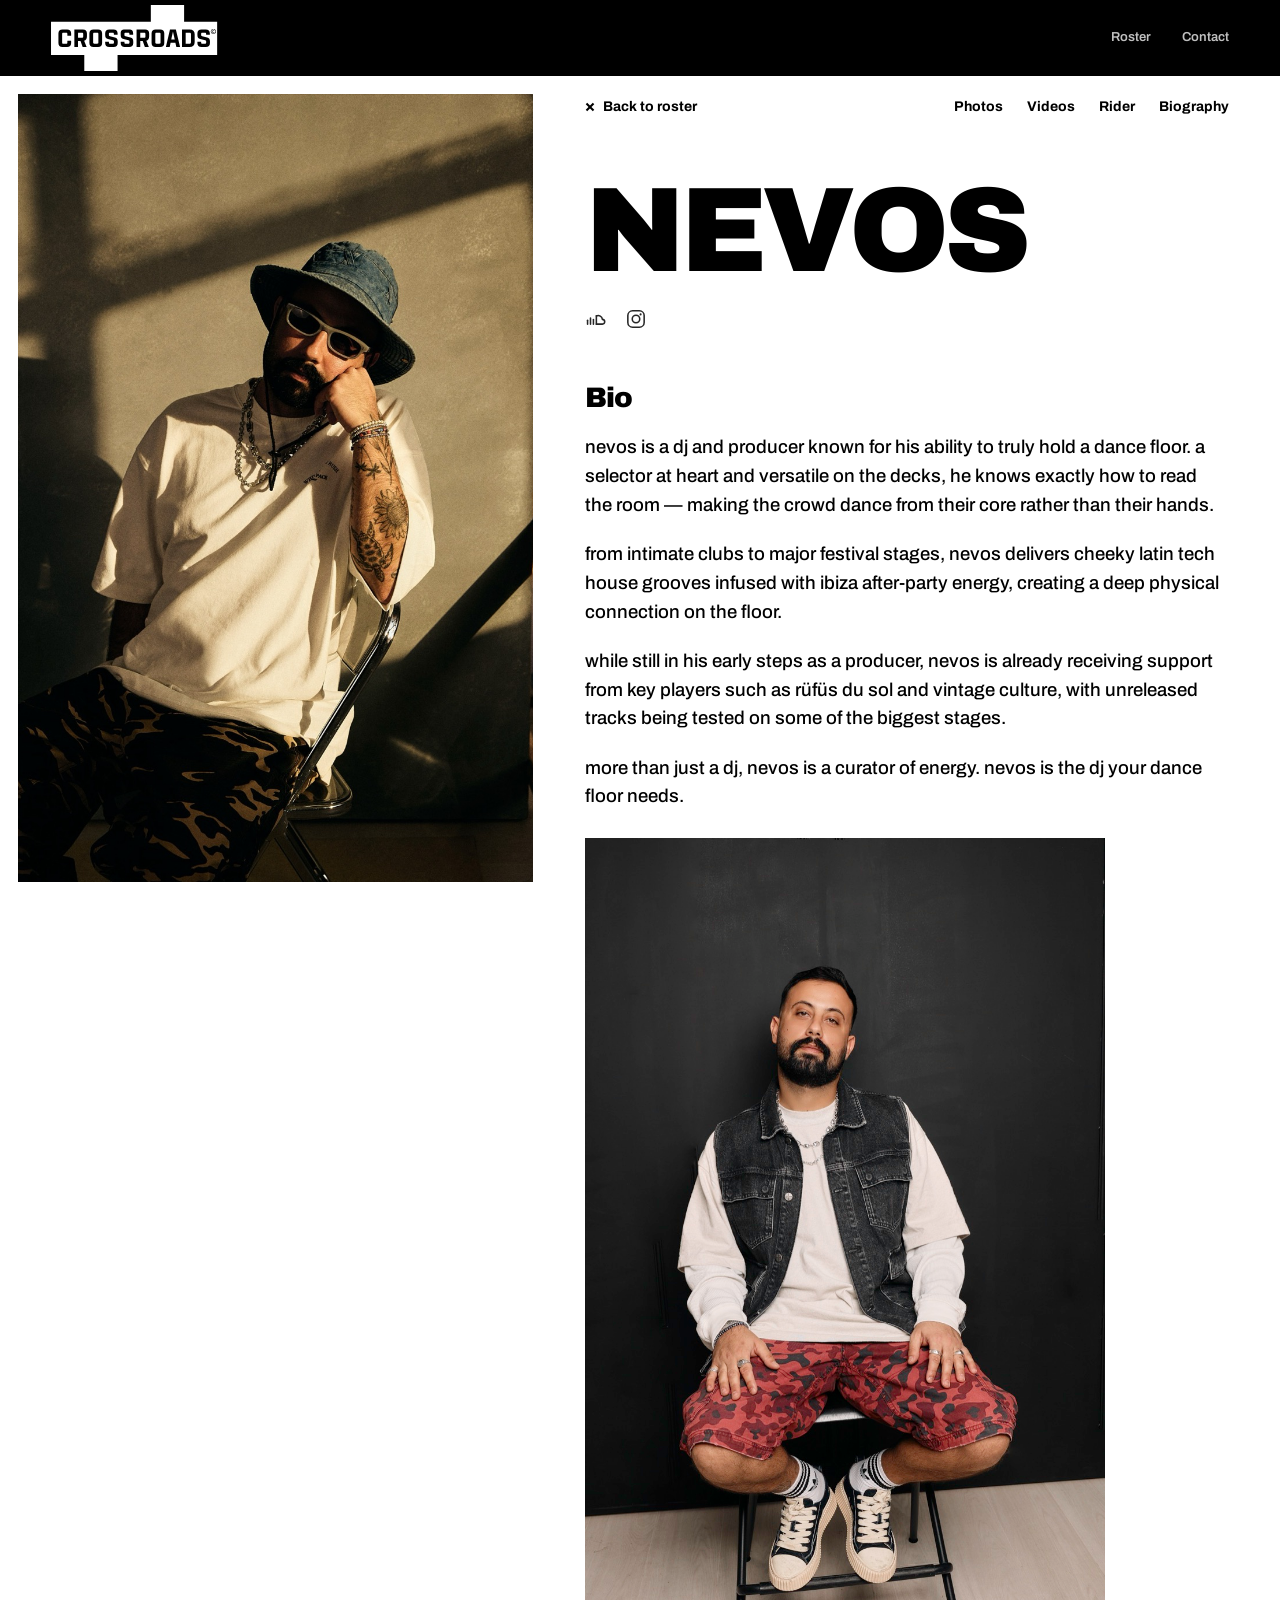
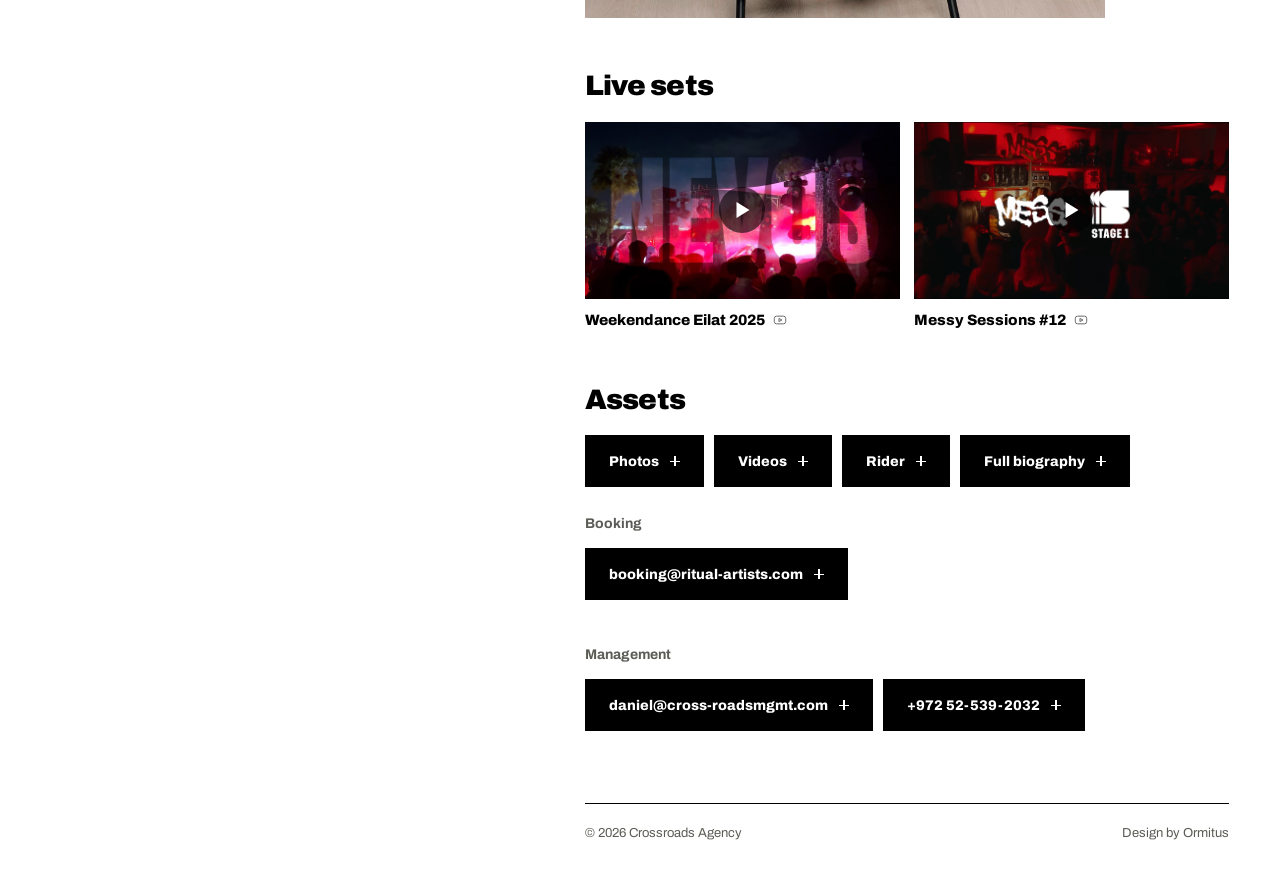
<file: proto/nevos/index.html>
<!DOCTYPE html>
<html lang="en" dir="ltr">
<head>
<meta charset="UTF-8">
<meta name="viewport" content="width=device-width, initial-scale=1">
<title>Nevos - CrossRoads (redesign prototype)</title>
<meta name="robots" content="noindex">
<meta name="theme-color" content="#000000">
<link rel="icon" href="/favicon.svg" type="image/svg+xml">
<link rel="preconnect" href="https://fonts.googleapis.com">
<link rel="preconnect" href="https://fonts.gstatic.com" crossorigin>
<link href="https://fonts.googleapis.com/css2?family=Archivo:wdth,wght@62..125,400..900&display=swap" rel="stylesheet">
<link rel="stylesheet" href="/proto/assets/site.css">
</head>
<body>

<header class="hdr">
  <a href="/proto/" class="hdr__logo" aria-label="Crossroads home">
    <svg viewBox="0 0 1920 768" fill="currentColor" aria-hidden="true"><use href="/proto/assets/sprite.svg#cr-logo"/></svg>
  </a>
  <nav class="hdr__nav"><a href="/proto/#roster">Roster</a><a href="#assets">Contact</a></nav>
</header>

<main class="split">
  <div class="split__photo"><img src="/img/nevos.jpg" alt="Nevos" width="900" height="1200"></div>
  <div class="split__main">
    <div class="tools">
      <a href="/proto/#roster"><i class="plus" aria-hidden="true"></i> Back to roster</a>
      <div class="tools__r"><a href="https://drive.google.com/drive/folders/1lNbWkmH7ftg0h7QkfyJzCqG7ruswd4lo" target="_blank" rel="noopener noreferrer">Photos</a>
      <a href="https://drive.google.com/drive/folders/1gAxNF8pE8FB-ciKeOhmj2_vRQ_LnPaF8" target="_blank" rel="noopener noreferrer">Videos</a>
      <a href="https://drive.google.com/file/d/1ps-oaTJN8EpT62SXTrSKqTr4BvMQyqij/view" target="_blank" rel="noopener noreferrer">Rider</a>
      <a href="https://drive.google.com/file/d/1OH2zKe3uMMGII-j_o_DnOpewbJCOg9_G/view" target="_blank" rel="noopener noreferrer">Biography</a></div>
    </div>
    <h1 class="name">Nevos</h1>
    <div class="plats">
    <a href="https://soundcloud.com/nevosmusic" target="_blank" rel="noopener noreferrer" title="SoundCloud" aria-label="Nevos on SoundCloud"><svg aria-hidden="true"><use href="/proto/assets/sprite.svg#ic-soundcloud"/></svg></a>
    <a href="https://www.instagram.com/nevos_music/" target="_blank" rel="noopener noreferrer" title="Instagram" aria-label="Nevos on Instagram"><svg aria-hidden="true"><use href="/proto/assets/sprite.svg#ic-instagram"/></svg></a></div>


<!-- ============ BIO ============ -->
<section class="sec rv">
  
      <h2>Bio</h2>
      <!-- his EPK sets this copy in lower case throughout; kept as written -->
      <div class="prose prose--lc rv">
        <p>nevos is a dj and producer known for his ability to truly hold a dance floor. a selector at heart and versatile on the decks, he knows exactly how to read the room — making the crowd dance from their core rather than their hands.</p>
        <p>from intimate clubs to major festival stages, nevos delivers cheeky latin tech house grooves infused with ibiza after-party energy, creating a deep physical connection on the floor.</p>
        <p>while still in his early steps as a producer, nevos is already receiving support from key players such as rüfüs du sol and vintage culture, with unreleased tracks being tested on some of the biggest stages.</p>
        <p>more than just a dj, nevos is a curator of energy. nevos is the dj your dance floor needs.</p>
      </div>
    
<figure class="bio__fig">
      <img src="/img/nevos-bio.jpg" alt="Nevos" width="900" height="1351" loading="lazy" decoding="async">
    </figure>
</section>

<!-- ============ LIVE SET ============ -->
<section class="sec rv">
  <h2>Live sets</h2>
  <div class="sets rv">
    <a class="set" href="https://www.youtube.com/watch?v=mM_Qf4nweBU" target="_blank" rel="noopener noreferrer">
      <span class="set__shot"><img src="/img/set-nevos-weekendance.jpg" alt="" loading="lazy" decoding="async"><i class="set__play" aria-hidden="true"></i></span>
      <span class="set__name">Weekendance Eilat 2025 <svg aria-hidden="true"><use href="/proto/assets/sprite.svg#ic-youtube"/></svg></span></a>
    <a class="set" href="https://youtu.be/tWNPbh-93Pk" target="_blank" rel="noopener noreferrer">
      <span class="set__shot"><img src="/img/set-nevos-messy12.jpg" alt="" loading="lazy" decoding="async"><i class="set__play" aria-hidden="true"></i></span>
      <span class="set__name">Messy Sessions #12 <svg aria-hidden="true"><use href="/proto/assets/sprite.svg#ic-youtube"/></svg></span></a>
  </div>
</section>

<!-- ============ ASSETS + CONTACT ============ -->
<section class="sec rv" id="assets">
  <h2>Assets</h2>
  <div class="assets rv">
    <a class="btn" href="https://drive.google.com/drive/folders/1lNbWkmH7ftg0h7QkfyJzCqG7ruswd4lo" target="_blank" rel="noopener noreferrer"><span>Photos <i class="plus" aria-hidden="true"></i></span></a>
    <a class="btn" href="https://drive.google.com/drive/folders/1gAxNF8pE8FB-ciKeOhmj2_vRQ_LnPaF8" target="_blank" rel="noopener noreferrer"><span>Videos <i class="plus" aria-hidden="true"></i></span></a>
    <a class="btn" href="https://drive.google.com/file/d/1ps-oaTJN8EpT62SXTrSKqTr4BvMQyqij/view" target="_blank" rel="noopener noreferrer"><span>Rider <i class="plus" aria-hidden="true"></i></span></a>
    <a class="btn" href="https://drive.google.com/file/d/1OH2zKe3uMMGII-j_o_DnOpewbJCOg9_G/view" target="_blank" rel="noopener noreferrer"><span>Full biography <i class="plus" aria-hidden="true"></i></span></a>
  </div>

  <!-- The EPK listed Strange Talent and Ritual Artists here. Replaced with
       CrossRoads' own details on request — a press kit on the agency's site
       should route enquiries to the agency. -->
  <div class="contact rv">
    <div class="contact__grp">
      <p class="sub">Booking</p>
      <a class="btn" href="mailto:booking@ritual-artists.com"><span>booking@ritual-artists.com <i class="plus" aria-hidden="true"></i></span></a>
    </div>
    <div class="contact__grp">
      <p class="sub">Management</p>
      <a class="btn" href="mailto:daniel@cross-roadsmgmt.com"><span>daniel@cross-roadsmgmt.com <i class="plus" aria-hidden="true"></i></span></a>
      <a class="btn" href="tel:+972525392032"><span>+972 52-539-2032 <i class="plus" aria-hidden="true"></i></span></a>
    </div>
  </div>
</section>


    <div class="pfoot"><span>© 2026 Crossroads Agency</span><span>Design by Ormitus</span></div>
  </div>
</main>

<nav class="dock" aria-label="Quick links"><a href="https://drive.google.com/file/d/1ps-oaTJN8EpT62SXTrSKqTr4BvMQyqij/view" target="_blank" rel="noopener noreferrer">Rider</a><a href="https://drive.google.com/drive/folders/1lNbWkmH7ftg0h7QkfyJzCqG7ruswd4lo" target="_blank" rel="noopener noreferrer">Photos</a></nav>

<script>
/* SoundCloud Spotlight — the five items pinned on his profile, in his order.
   Built in JS so the list lives in one place and the iframes stay lazy. */
/* Regional-indicator flags from a country code. */
const flagOf = cc => cc.toUpperCase().replace(/./g, c => String.fromCodePoint(0x1F1E6 + c.charCodeAt(0) - 65));

/* reveal on scroll */
const io = new IntersectionObserver(es => {
  es.forEach(e => { if (e.isIntersecting) { e.target.classList.add('in'); io.unobserve(e.target); } });
}, { rootMargin:'0px 0px -8% 0px', threshold:0.08 });
document.querySelectorAll('.rv').forEach(el => io.observe(el));
</script>
</body>
</html>
</file>
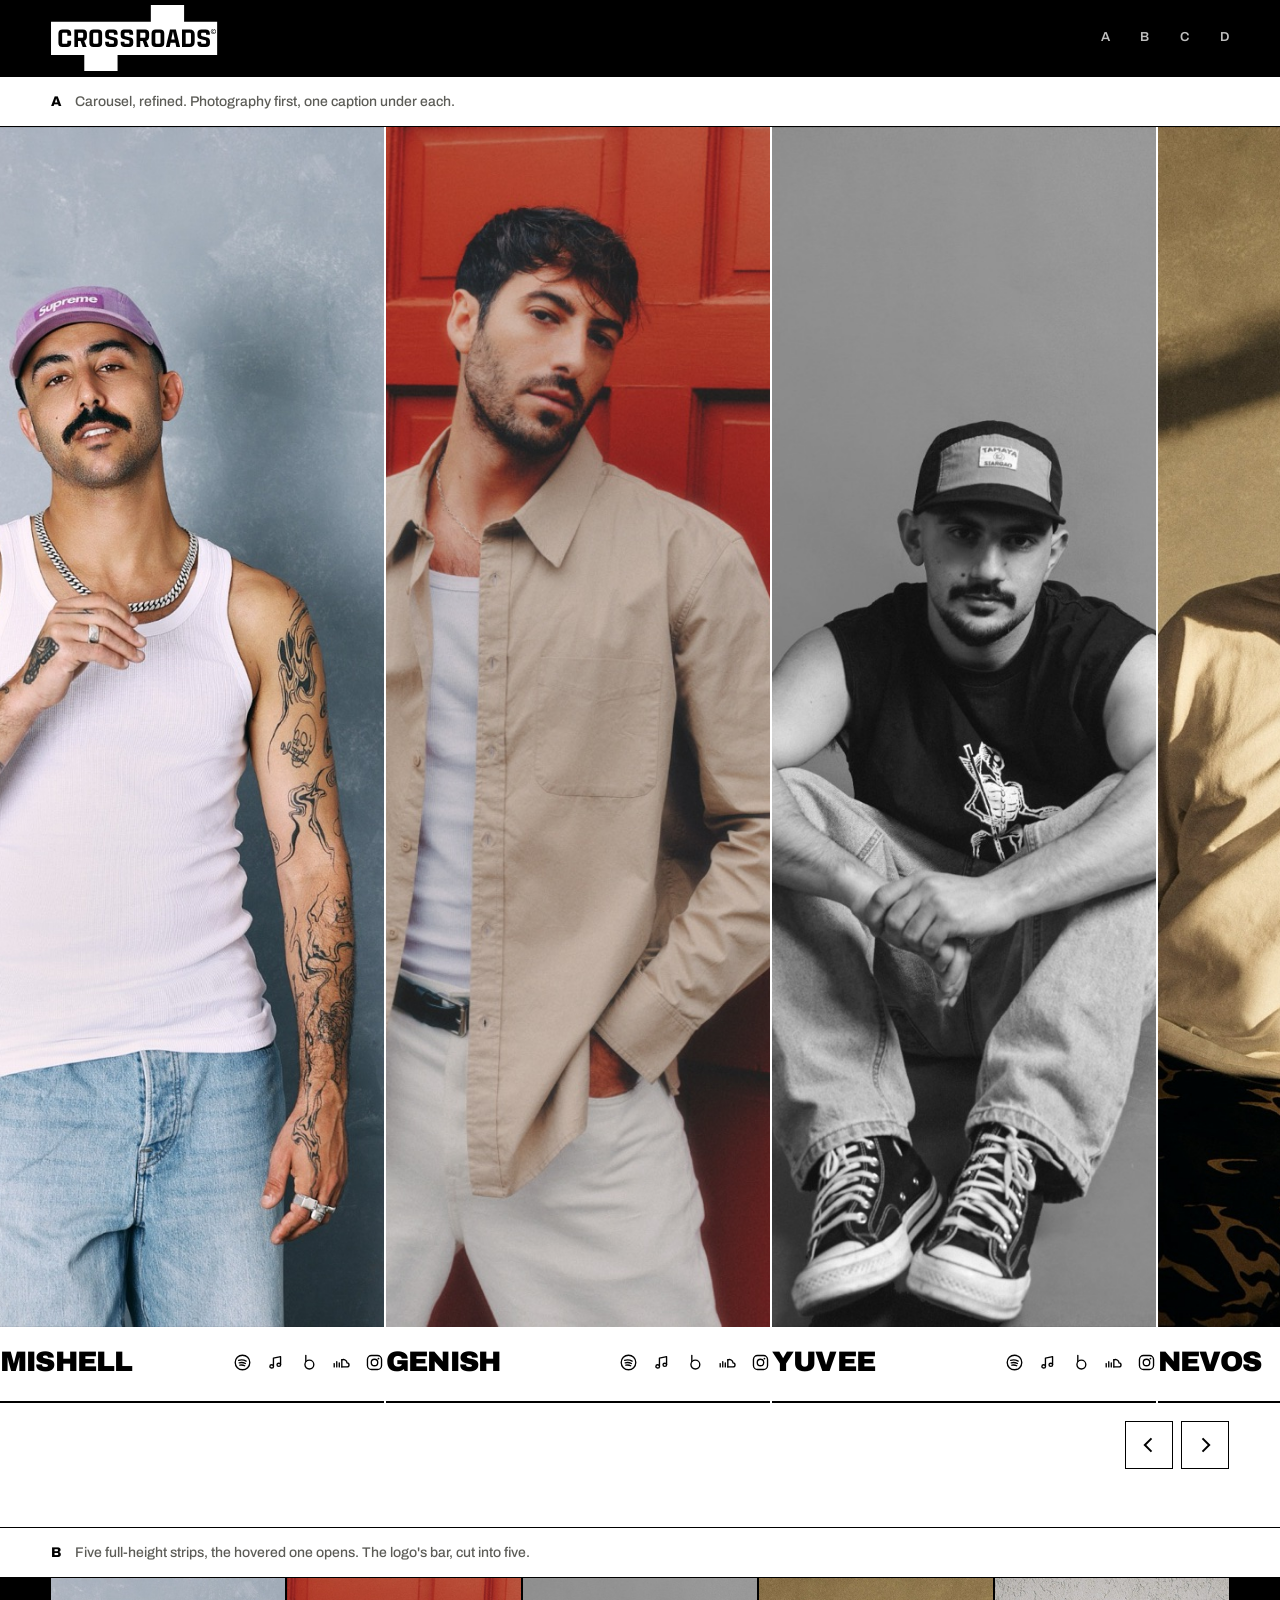
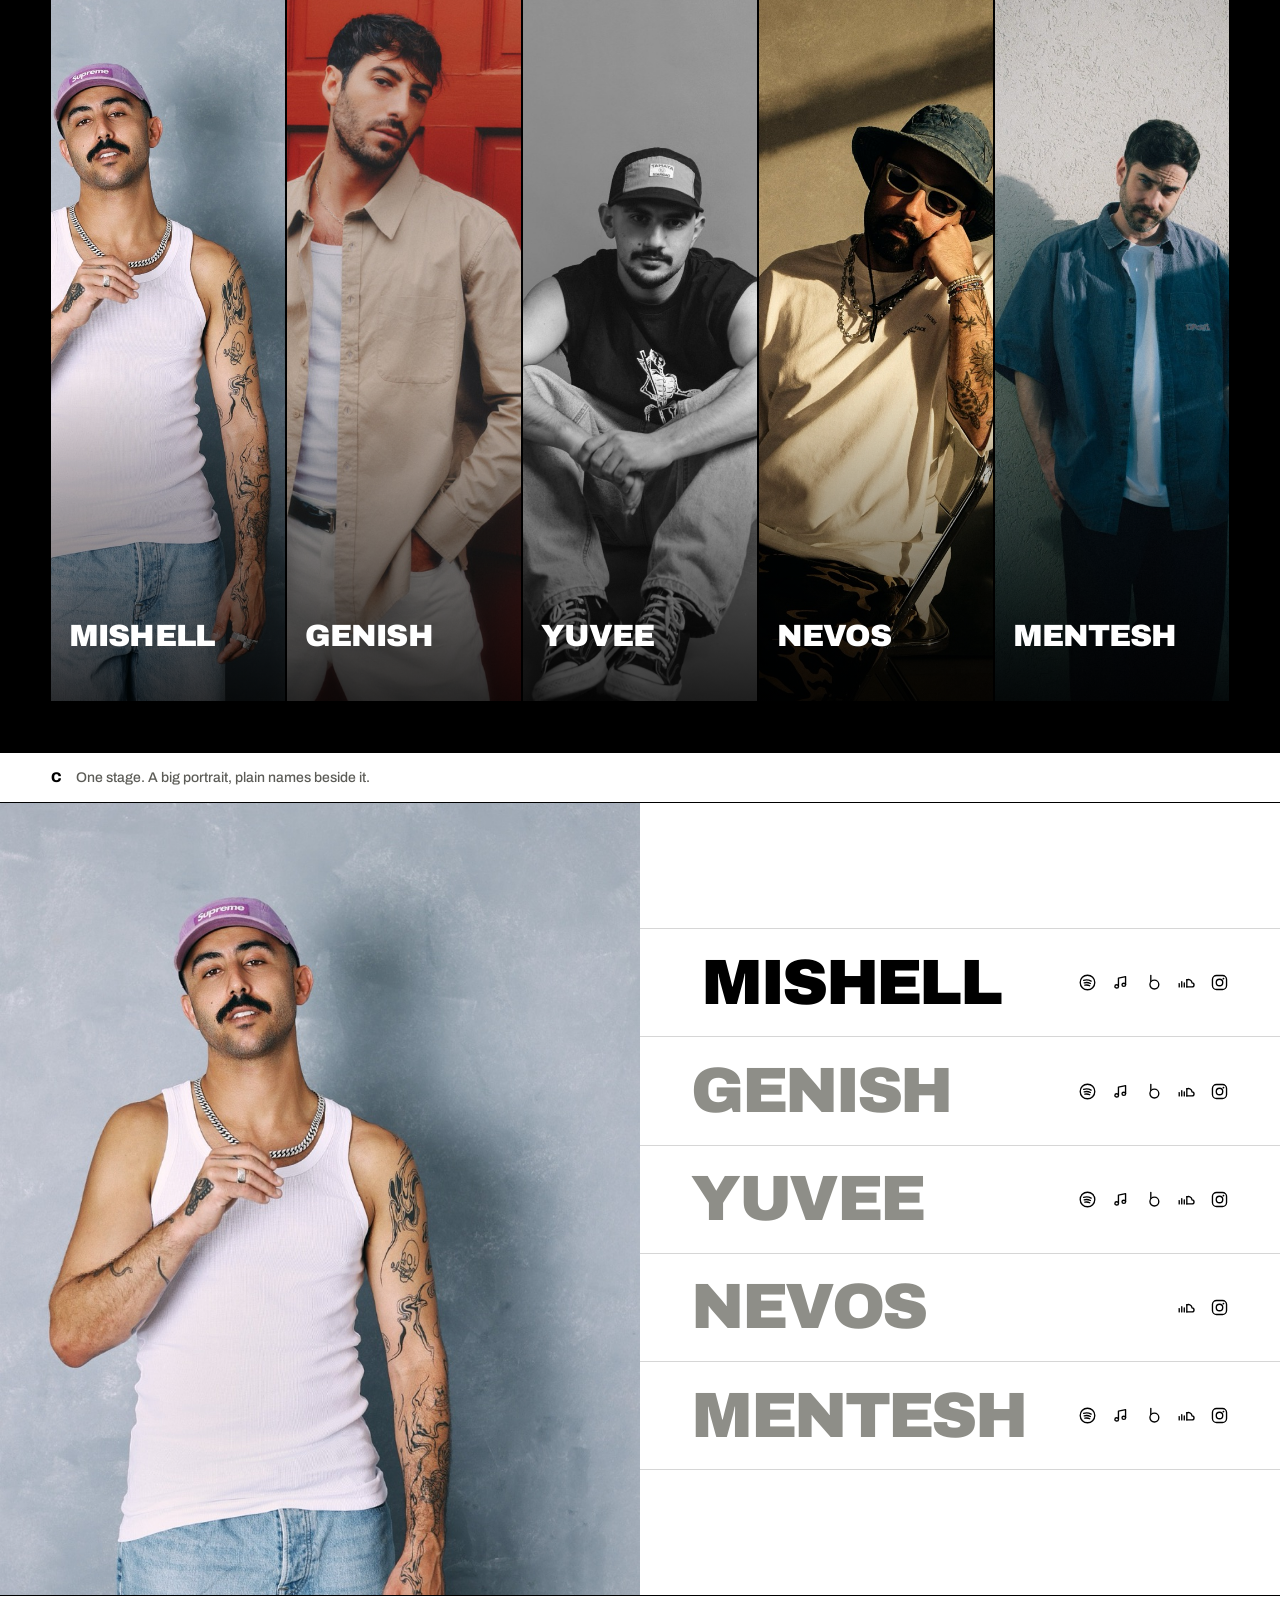
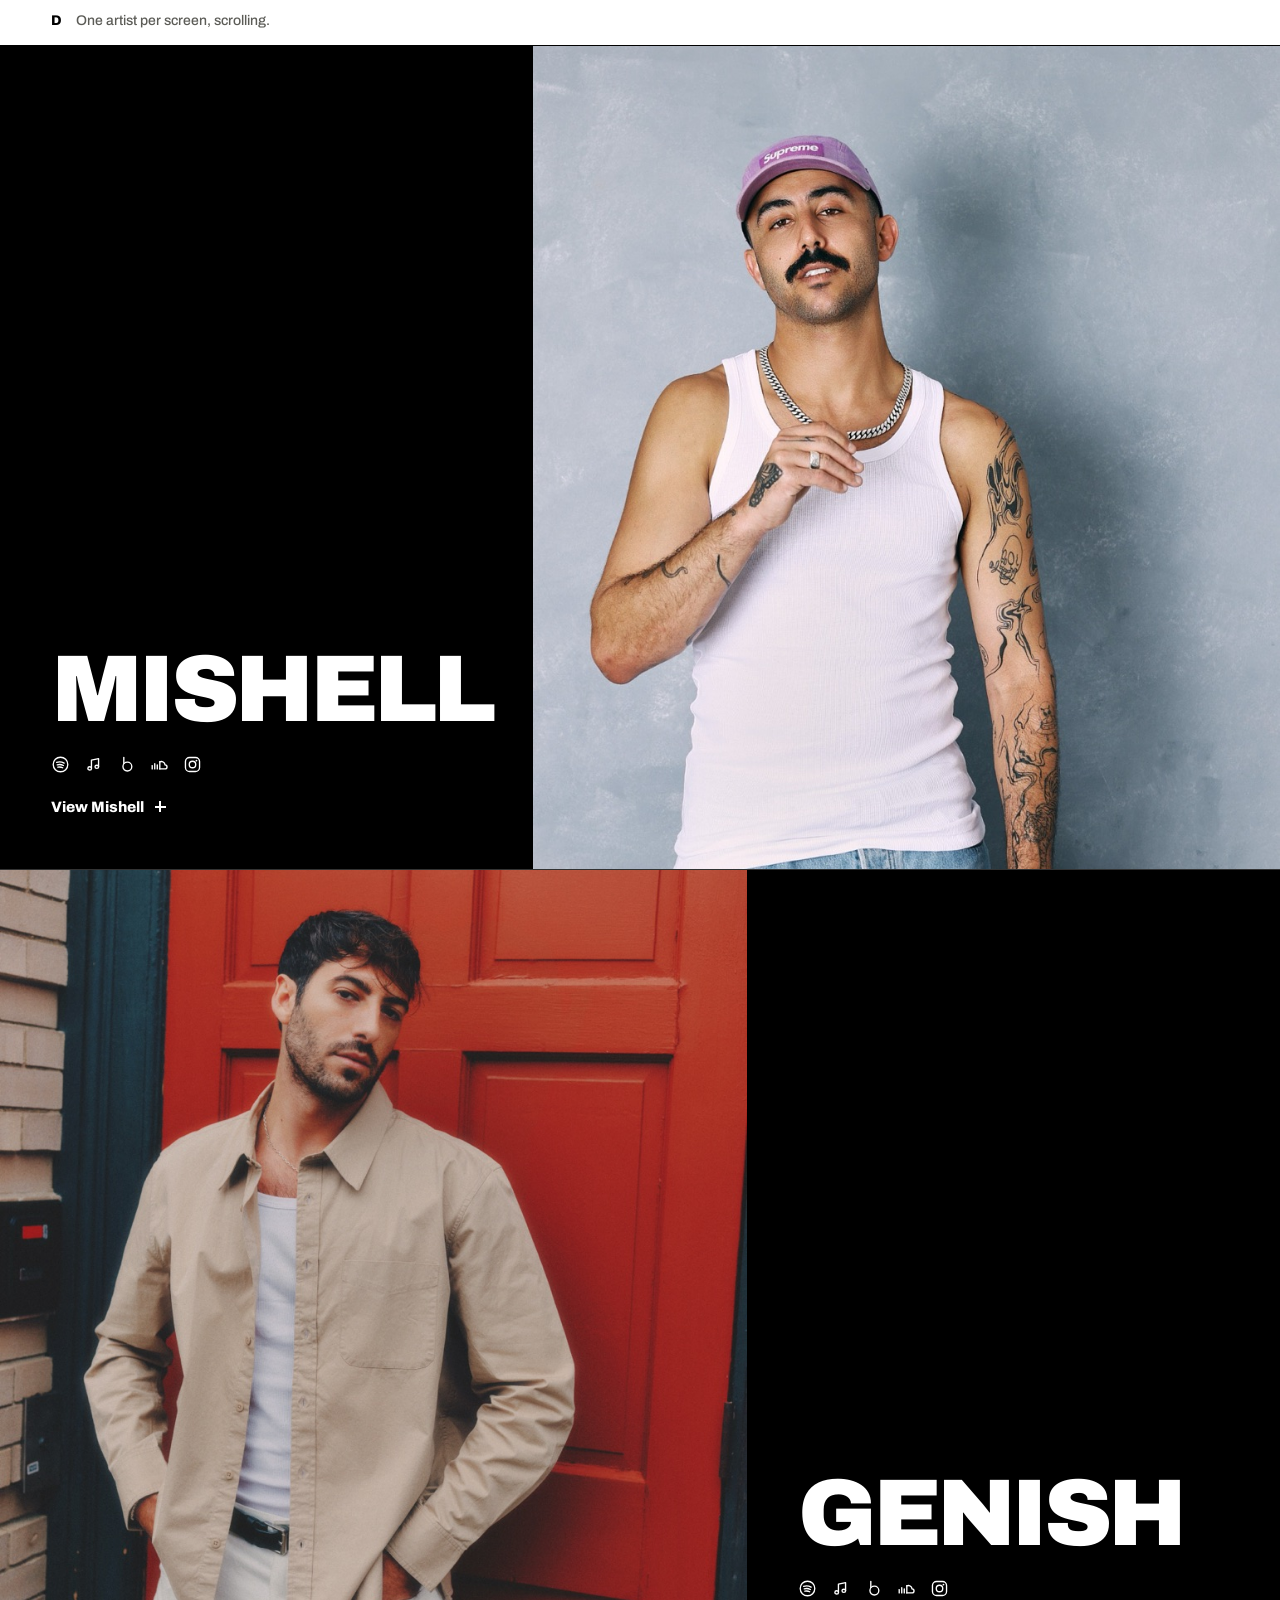
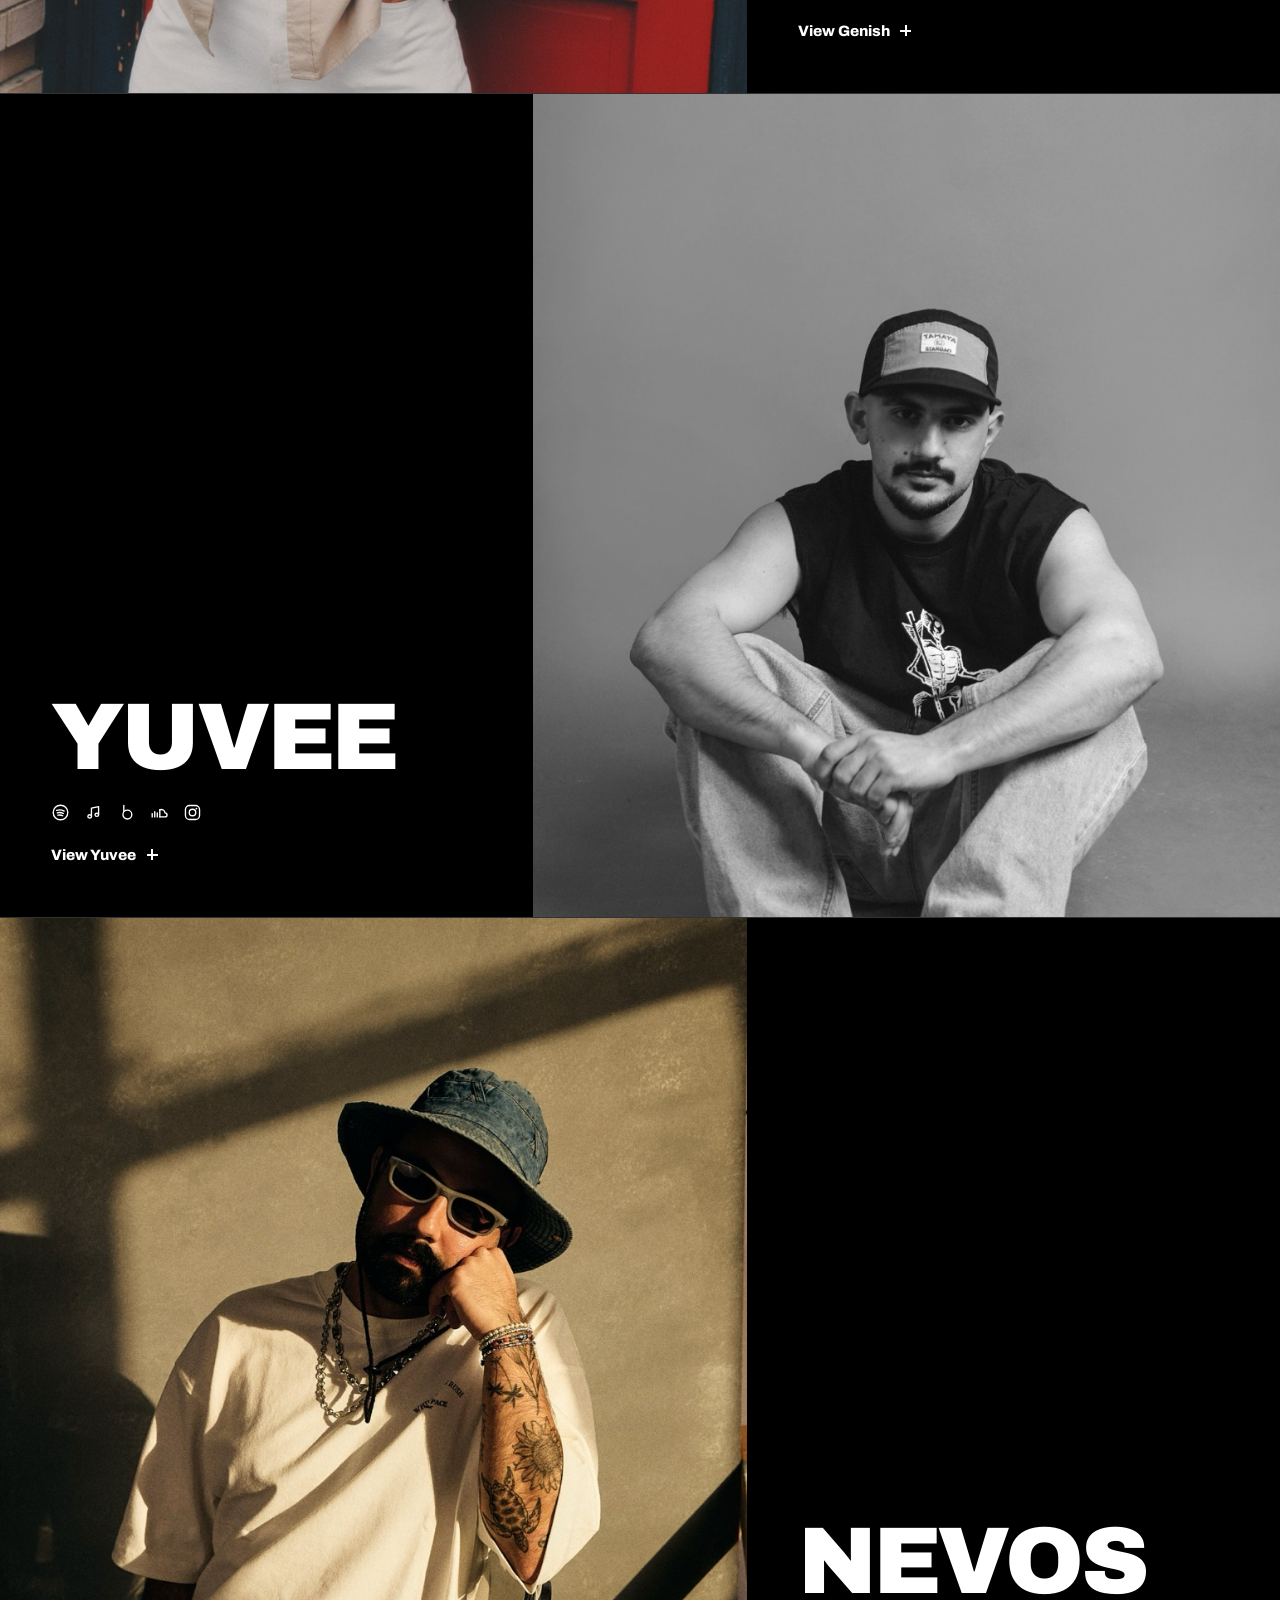
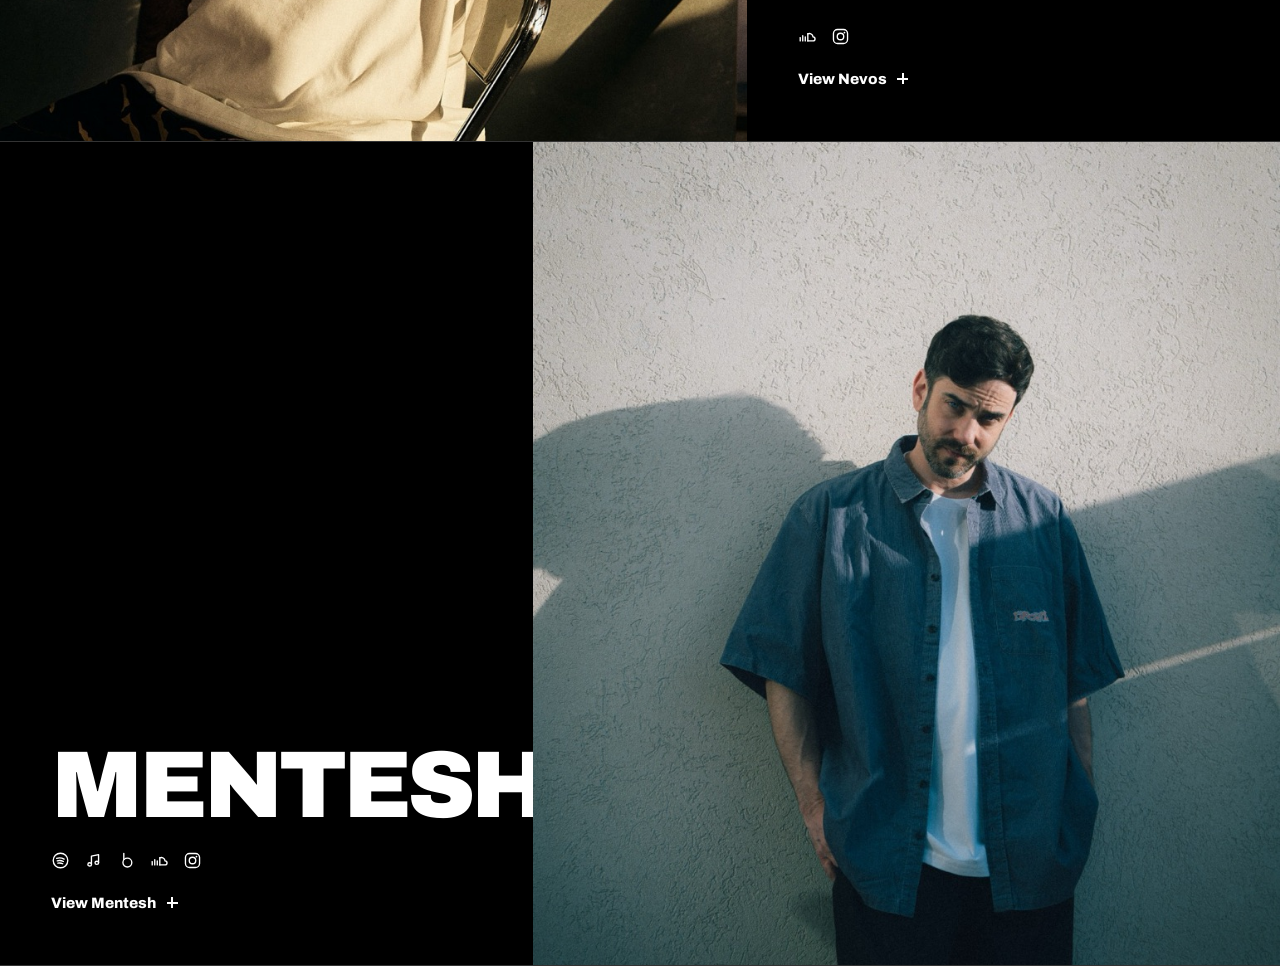
<file: proto/roster-options/index.html>
<!DOCTYPE html>
<html lang="en" dir="ltr">
<head>
<meta charset="UTF-8">
<meta name="viewport" content="width=device-width, initial-scale=1">
<title>CrossRoads - roster options</title>
<meta name="robots" content="noindex">
<link rel="icon" href="/favicon.svg" type="image/svg+xml">
<link rel="preconnect" href="https://fonts.googleapis.com">
<link rel="preconnect" href="https://fonts.gstatic.com" crossorigin>
<link href="https://fonts.googleapis.com/css2?family=Archivo:wdth,wght@62..125,400..900&display=swap" rel="stylesheet">
<link rel="stylesheet" href="/proto/assets/site.css">
<style>
/* four roster directions, each a full section, so they can be compared by scrolling */
.opt{position:relative;border-top:1px solid var(--ink)}
.opt__tag{display:flex;align-items:baseline;gap:14px;padding:14px var(--gut);background:var(--paper);color:var(--ink);
  font-size:14px;font-weight:800;border-bottom:1px solid var(--ink)}
.opt__tag span{font-weight:500;color:var(--ash-text)}
.top{padding-top:var(--bar)}
.ic{display:block;width:19px;height:19px}
.plats2{display:flex;gap:14px}
.plats2 a{display:block}

/* ---- A: carousel, refined: photography first, one caption bar under each ---- */
.A{background:var(--paper)}
.A__rail{display:flex;gap:2px;overflow-x:auto;scroll-snap-type:x mandatory;scrollbar-width:none;padding:0 var(--gut)}
.A__rail::-webkit-scrollbar{display:none}
.A__card{flex:0 0 clamp(260px,30vw,460px);scroll-snap-align:start}
.A__card img{width:100%;aspect-ratio:3/4;object-fit:cover}
.A__cap{display:flex;align-items:center;justify-content:space-between;gap:12px;padding:14px 0 18px;border-bottom:2px solid var(--ink)}
.A__cap h3{margin:0;font-size:clamp(22px,2.2vw,32px);font-weight:900;letter-spacing:-.03em;text-transform:uppercase}
.A__bar{display:flex;justify-content:flex-end;gap:8px;padding:18px var(--gut)}
.A__bar button{width:48px;height:48px;border:1px solid var(--ink);display:grid;place-items:center}
.A__bar button:hover{background:var(--ink);color:#fff}
.A__bar svg{width:20px;height:20px}
.A__wrap{padding-bottom:40px}

/* ---- B: five full-height strips, hovered one opens (the logo's bar, cut into five) ---- */
.B{background:var(--ink);color:#fff}
.B__row{display:flex;height:min(86svh,820px);min-height:520px;gap:2px;padding:0 var(--gut) var(--gut)}
.B__s{position:relative;flex:1;overflow:hidden;transition:flex .6s var(--ease);background:#111}
.B__s img{position:absolute;inset:0;width:100%;height:100%;object-fit:cover;object-position:50% 20%;
  transform:scale(1.04);transition:transform .8s var(--ease)}
.B__s::after{content:"";position:absolute;inset:auto 0 0 0;height:45%;background:linear-gradient(to top,rgba(0,0,0,.78),transparent)}
.B__s a.cover{position:absolute;inset:0;z-index:2}
.B__meta{position:absolute;z-index:3;left:18px;right:18px;bottom:18px;display:flex;flex-direction:column;gap:12px}
.B__meta h3{margin:0;font-size:clamp(22px,2.4vw,40px);font-weight:900;letter-spacing:-.03em;text-transform:uppercase;line-height:1}
.B__meta .plats2{opacity:0;transform:translateY(6px);transition:opacity .3s ease-out,transform .3s ease-out;position:relative;z-index:4}
@media (hover:hover){
  .B__row:hover .B__s{flex:.7}
  .B__row .B__s:hover{flex:3}
  .B__s:hover img{transform:none}
  .B__s:hover .plats2{opacity:1;transform:none}
}
.B__s:focus-within{flex:3}
.B__s:focus-within .plats2{opacity:1;transform:none}
@media (max-width:760px){
  .B__row{flex-direction:column;height:auto}
  .B__s{flex:none;height:30svh;min-height:200px}
  .B__meta .plats2{opacity:1;transform:none}
}

/* ---- C: one stage: big portrait on the left, plain names on the right ---- */
.C{background:var(--paper)}
.C__grid{display:grid;grid-template-columns:minmax(0,1fr) minmax(0,1fr);min-height:min(88svh,860px)}
.C__stage{position:relative;background:var(--ink);overflow:hidden}
.C__stage img{position:absolute;inset:0;width:100%;height:100%;object-fit:cover;object-position:50% 20%;opacity:0;transition:opacity .4s ease-out}
.C__stage img.on{opacity:1}
.C__list{list-style:none;margin:0;padding:0;display:flex;flex-direction:column;justify-content:center}
.C__row{display:flex;align-items:center;justify-content:space-between;gap:16px;padding:clamp(14px,2.4vh,26px) var(--gut);border-bottom:1px solid var(--line);position:relative}
.C__row:first-child{border-top:1px solid var(--line)}
.C__row h3{margin:0;font-size:clamp(34px,5vw,72px);font-weight:900;letter-spacing:-.04em;text-transform:uppercase;line-height:1}
.C__row a.cover{position:absolute;inset:0;z-index:1}
.C__row .plats2{position:relative;z-index:2}
.C__row h3{transition:transform .35s var(--ease),color .2s}
.C__row:not(.is-active) h3{color:var(--ash)}
.C__row.is-active h3{transform:translateX(10px)}
@media (max-width:760px){.C__grid{grid-template-columns:1fr}.C__stage{aspect-ratio:4/5}}

/* ---- D: one artist per screen ---- */
.D{background:var(--ink);color:#fff}
.D__s{display:grid;grid-template-columns:minmax(0,5fr) minmax(0,7fr);min-height:calc(100svh - var(--bar));border-bottom:1px solid var(--line-inv)}
.D__s:nth-child(even){grid-template-columns:minmax(0,7fr) minmax(0,5fr)}
.D__s:nth-child(even) .D__t{order:2}
.D__t{display:flex;flex-direction:column;justify-content:flex-end;gap:22px;padding:var(--gut)}
.D__t h3{margin:0;font-size:clamp(44px,7.4vw,112px);font-weight:900;letter-spacing:-.04em;text-transform:uppercase;line-height:.9}
.D__t a.go{display:inline-flex;align-items:center;gap:.7em;font-size:15px;font-weight:800}
.D__t a.go:hover{text-decoration:underline;text-underline-offset:5px}
.D__t .plus{font-size:11px}
.D__p{position:relative;min-height:60svh;overflow:hidden;background:#111}
.D__p img{position:absolute;inset:0;width:100%;height:100%;object-fit:cover;object-position:50% 20%}
@media (max-width:760px){.D__s,.D__s:nth-child(even){grid-template-columns:1fr}.D__s:nth-child(even) .D__t{order:0}.D__p{order:-1;min-height:70svh}}
</style>
</head>
<body>

<header class="hdr">
  <a href="/proto/" class="hdr__logo" aria-label="Crossroads home">
    <svg viewBox="0 0 1920 768" fill="currentColor" aria-hidden="true"><use href="/proto/assets/sprite.svg#cr-logo"/></svg>
  </a>
  <nav class="hdr__nav"><a href="#A">A</a><a href="#B">B</a><a href="#C">C</a><a href="#D">D</a></nav>
</header>

<main class="top">
  <section class="opt A" id="A">
    <div class="opt__tag">A <span>Carousel, refined. Photography first, one caption under each.</span></div>
    <div class="A__wrap"><div class="A__rail" id="a-rail"></div>
      <div class="A__bar">
        <button type="button" data-d="-1" aria-label="Previous"><svg viewBox="0 0 24 24" fill="none" stroke="currentColor" stroke-width="2.4"><path d="M15 4 7 12l8 8"/></svg></button>
        <button type="button" data-d="1" aria-label="Next"><svg viewBox="0 0 24 24" fill="none" stroke="currentColor" stroke-width="2.4"><path d="M9 4l8 8-8 8"/></svg></button>
      </div></div>
  </section>

  <section class="opt B" id="B">
    <div class="opt__tag">B <span>Five full-height strips, the hovered one opens. The logo's bar, cut into five.</span></div>
    <div class="B__row" id="b-row"></div>
  </section>

  <section class="opt C" id="C">
    <div class="opt__tag">C <span>One stage. A big portrait, plain names beside it.</span></div>
    <div class="C__grid"><div class="C__stage" id="c-stage"></div><ol class="C__list" id="c-list"></ol></div>
  </section>

  <section class="opt D" id="D">
    <div class="opt__tag">D <span>One artist per screen, scrolling.</span></div>
    <div id="d-list"></div>
  </section>
</main>

<script src="/proto/assets/artists.js"></script>
<script>
const SPRITE='/proto/assets/sprite.svg';
const href=a=>a.name==='Genish'?'/proto/genish/':a.epk;
const icons=a=>PLATFORMS.filter(([k])=>a.links[k]).map(([k,l])=>`<a href="${a.links[k]}" target="_blank" rel="noopener noreferrer" title="${l}" aria-label="${a.name} on ${l}"><svg class="ic" aria-hidden="true"><use href="${SPRITE}#ic-${k}"/></svg></a>`).join('');

/* A */
document.getElementById('a-rail').innerHTML=ARTISTS.map(a=>`<article class="A__card"><a href="${href(a)}"><img src="${a.photo}" alt="${a.name}" width="900" height="1200" loading="lazy"></a>
  <div class="A__cap"><h3><a href="${href(a)}">${a.name}</a></h3><div class="plats2">${icons(a)}</div></div></article>`).join('');
document.querySelectorAll('.A__bar button').forEach(b=>b.onclick=()=>{const r=document.getElementById('a-rail');r.scrollBy({left:+b.dataset.d*(r.querySelector('.A__card').offsetWidth+2),behavior:'smooth'})});

/* B */
document.getElementById('b-row').innerHTML=ARTISTS.map(a=>`<article class="B__s"><img src="${a.photo}" alt="" loading="lazy"><a class="cover" href="${href(a)}" aria-label="${a.name}"></a>
  <div class="B__meta"><h3>${a.name}</h3><div class="plats2">${icons(a)}</div></div></article>`).join('');

/* C */
const st=document.getElementById('c-stage'), ls=document.getElementById('c-list');
st.innerHTML=ARTISTS.map(a=>`<img src="${a.photo}" alt="" decoding="async">`).join('');
ls.innerHTML=ARTISTS.map(a=>`<li class="C__row"><h3>${a.name}</h3><a class="cover" href="${href(a)}" aria-label="${a.name}"></a><div class="plats2">${icons(a)}</div></li>`).join('');
const imgs=[...st.children], rows=[...ls.children];
const act=i=>{rows.forEach((r,j)=>r.classList.toggle('is-active',i===j));imgs.forEach((m,j)=>m.classList.toggle('on',i===j))};
rows.forEach((r,i)=>{r.addEventListener('pointerenter',()=>act(i));r.addEventListener('focusin',()=>act(i))});act(0);

/* D */
document.getElementById('d-list').innerHTML=ARTISTS.map(a=>`<article class="D__s"><div class="D__t"><h3>${a.name}</h3><div class="plats2">${icons(a)}</div>
  <a class="go" href="${href(a)}">View ${a.name} <i class="plus" aria-hidden="true"></i></a></div>
  <div class="D__p"><img src="${a.photo}" alt="${a.name}" loading="lazy"></div></article>`).join('');
</script>
</body>
</html>
</file>
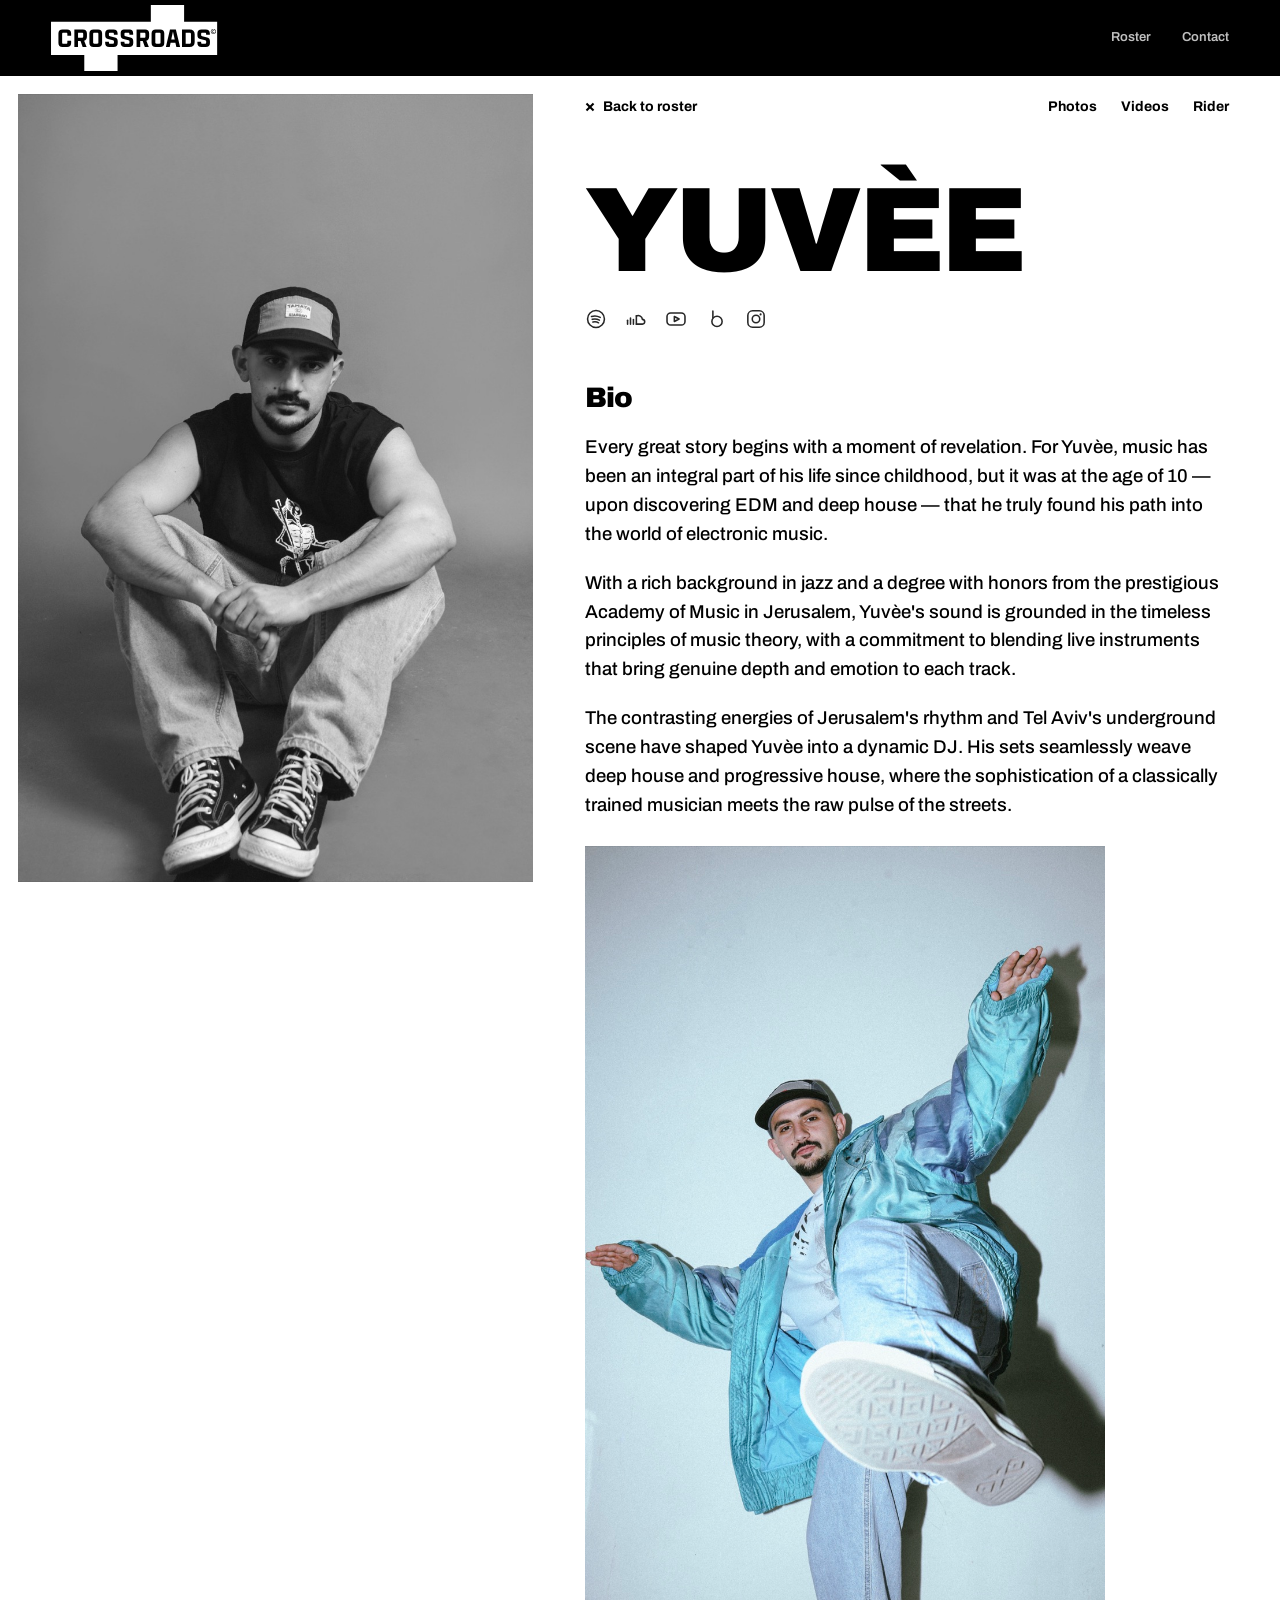
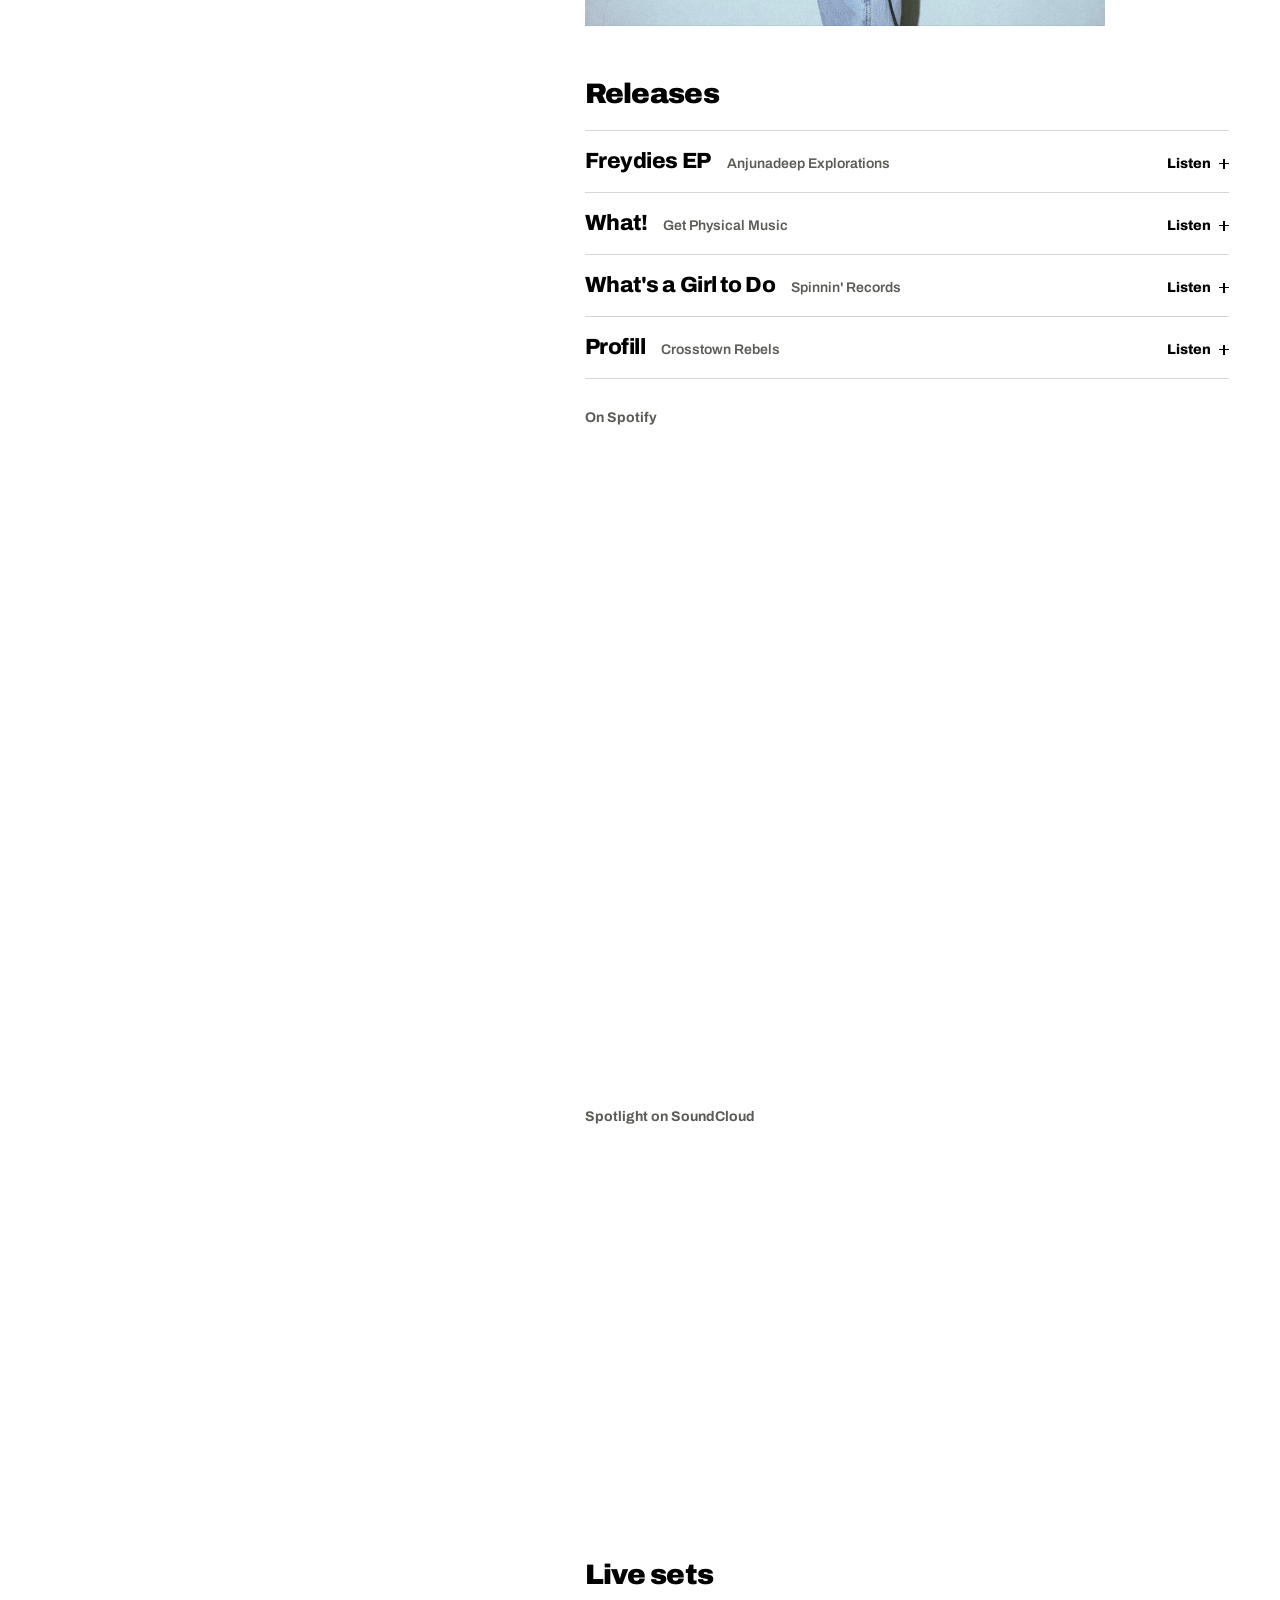
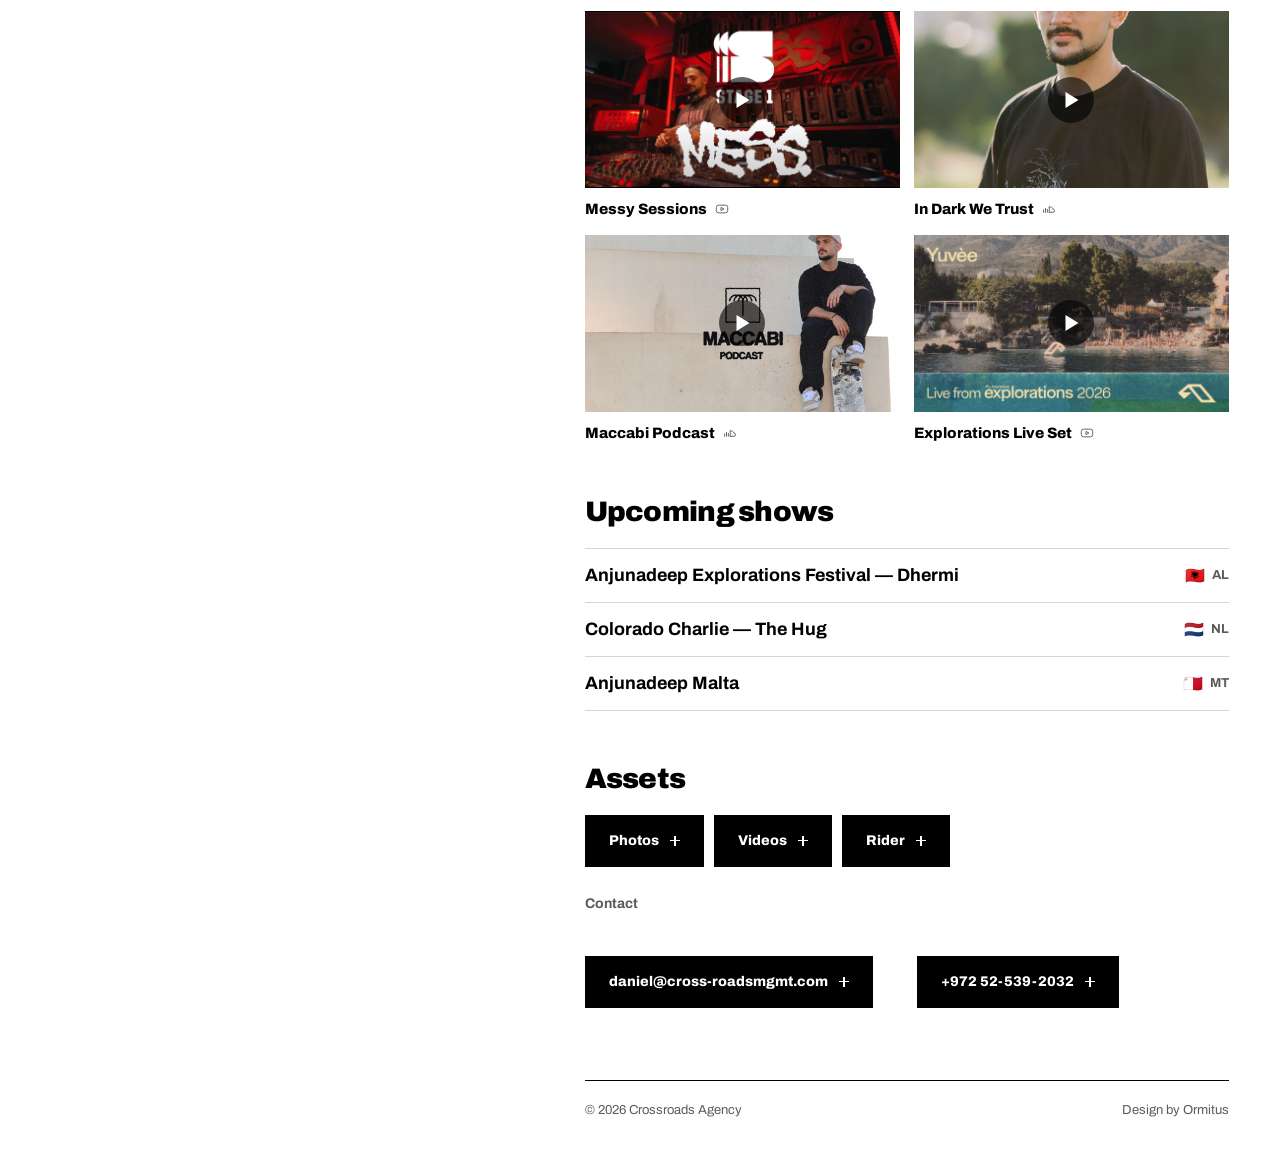
<file: proto/yuvee/index.html>
<!DOCTYPE html>
<html lang="en" dir="ltr">
<head>
<meta charset="UTF-8">
<meta name="viewport" content="width=device-width, initial-scale=1">
<title>Yuvèe - CrossRoads (redesign prototype)</title>
<meta name="robots" content="noindex">
<meta name="theme-color" content="#000000">
<link rel="icon" href="/favicon.svg" type="image/svg+xml">
<link rel="preconnect" href="https://fonts.googleapis.com">
<link rel="preconnect" href="https://fonts.gstatic.com" crossorigin>
<link href="https://fonts.googleapis.com/css2?family=Archivo:wdth,wght@62..125,400..900&display=swap" rel="stylesheet">
<link rel="stylesheet" href="/proto/assets/site.css">
</head>
<body>

<header class="hdr">
  <a href="/proto/" class="hdr__logo" aria-label="Crossroads home">
    <svg viewBox="0 0 1920 768" fill="currentColor" aria-hidden="true"><use href="/proto/assets/sprite.svg#cr-logo"/></svg>
  </a>
  <nav class="hdr__nav"><a href="/proto/#roster">Roster</a><a href="#assets">Contact</a></nav>
</header>

<main class="split">
  <div class="split__photo"><img src="/img/yuvee.jpg" alt="Yuvèe" width="900" height="1200"></div>
  <div class="split__main">
    <div class="tools">
      <a href="/proto/#roster"><i class="plus" aria-hidden="true"></i> Back to roster</a>
      <div class="tools__r"><a href="https://www.dropbox.com/scl/fo/hg49kncwb14a0vktntiea/h?rlkey=d6wdjjze257ekn194y7fs7anw&amp;st=7xndj7gn&amp;dl=0" target="_blank" rel="noopener noreferrer">Photos</a>
      <a href="https://www.dropbox.com/scl/fo/mjkse222c380a5a12teb4/AErmLXEoZ2C8BMAe3X6dy4k?rlkey=ujbov5mugq3azmqwx11vgaj7t&amp;st=gm5zmv8p&amp;dl=0" target="_blank" rel="noopener noreferrer">Videos</a>
      <a href="https://drive.google.com/file/d/1ps-oaTJN8EpT62SXTrSKqTr4BvMQyqij/view" target="_blank" rel="noopener noreferrer">Rider</a></div>
    </div>
    <h1 class="name">Yuvèe</h1>
    <div class="plats">
    <a href="https://open.spotify.com/artist/2uUpxGX8XaVGhqh398dP2f" target="_blank" rel="noopener noreferrer" title="Spotify" aria-label="Yuvee on Spotify"><svg aria-hidden="true"><use href="/proto/assets/sprite.svg#ic-spotify"/></svg></a>
    <a href="https://soundcloud.com/yuveemusic" target="_blank" rel="noopener noreferrer" title="SoundCloud" aria-label="Yuvee on SoundCloud"><svg aria-hidden="true"><use href="/proto/assets/sprite.svg#ic-soundcloud"/></svg></a>
    <a href="https://www.youtube.com/@yuveemusic" target="_blank" rel="noopener noreferrer" title="YouTube" aria-label="Yuvee on YouTube"><svg aria-hidden="true"><use href="/proto/assets/sprite.svg#ic-youtube"/></svg></a>
    <a href="https://www.beatport.com/artist/yuve/1243590" target="_blank" rel="noopener noreferrer" title="Beatport" aria-label="Yuvee on Beatport"><svg aria-hidden="true"><use href="/proto/assets/sprite.svg#ic-beatport"/></svg></a>
    <a href="https://www.instagram.com/yuvee_music/" target="_blank" rel="noopener noreferrer" title="Instagram" aria-label="Yuvee on Instagram"><svg aria-hidden="true"><use href="/proto/assets/sprite.svg#ic-instagram"/></svg></a></div>


<!-- ============ BIO ============ -->
<section class="sec rv">
  
      <h2>Bio</h2>
      <div class="prose rv">
        <p>Every great story begins with a moment of revelation. For Yuvèe, music has been an integral part of his life since childhood, but it was at the age of 10 — upon discovering EDM and deep house — that he truly found his path into the world of electronic music.</p>
        <p>With a rich background in jazz and a degree with honors from the prestigious Academy of Music in Jerusalem, Yuvèe's sound is grounded in the timeless principles of music theory, with a commitment to blending live instruments that bring genuine depth and emotion to each track.</p>
        <p>The contrasting energies of Jerusalem's rhythm and Tel Aviv's underground scene have shaped Yuvèe into a dynamic DJ. His sets seamlessly weave deep house and progressive house, where the sophistication of a classically trained musician meets the raw pulse of the streets.</p>
      </div>
    
<figure class="bio__fig">
      <img src="/img/yuvee-bio.jpg" alt="Yuvèe" width="900" height="1350" loading="lazy" decoding="async">
    </figure>
</section>

<!-- ============ RELEASES ============ -->
<section class="sec rv">
  <h2>Releases</h2>
  <div class="rel rv">
    <a class="rel__item" href="https://www.beatport.com/release/freydies-ep/4996339" target="_blank" rel="noopener noreferrer">
      <span class="rel__name">Freydies EP</span><span class="rel__label">Anjunadeep Explorations</span>
      <span class="rel__go">Listen <i class="plus" aria-hidden="true"></i></span></a>
    <a class="rel__item" href="https://www.beatport.com/release/what/5728589" target="_blank" rel="noopener noreferrer">
      <span class="rel__name">What!</span><span class="rel__label">Get Physical Music</span>
      <span class="rel__go">Listen <i class="plus" aria-hidden="true"></i></span></a>
    <a class="rel__item" href="https://soundcloud.com/luvstruckmusic/whats-a-girl-to-do-yuvee-remix" target="_blank" rel="noopener noreferrer">
      <span class="rel__name">What's a Girl to Do</span><span class="rel__label">Spinnin' Records</span>
      <span class="rel__go">Listen <i class="plus" aria-hidden="true"></i></span></a>
    <a class="rel__item" href="https://open.spotify.com/track/7G7iejjUvVun2tPL5KdhBA" target="_blank" rel="noopener noreferrer">
      <span class="rel__name">Profill</span><span class="rel__label">Crosstown Rebels</span>
      <span class="rel__go">Listen <i class="plus" aria-hidden="true"></i></span></a>
  </div>

  <div class="sc rv">
    <p class="sub">On Spotify</p>
    <iframe class="spotify" title="Yuvee on Spotify" loading="lazy"
      allow="clipboard-write; encrypted-media; fullscreen; picture-in-picture"
      src="https://open.spotify.com/embed/artist/2uUpxGX8XaVGhqh398dP2f?utm_source=generator&theme=0" style="height:640px"></iframe>
  </div>

  <div class="sc rv">
    <p class="sub">Spotlight on SoundCloud</p>
    <div class="sc__grid" id="sc-grid"></div>
  </div>
</section>

<!-- ============ LIVE SETS ============ -->
<section class="sec rv">
  <h2>Live sets</h2>
  <div class="sets rv">
    <a class="set" href="https://www.youtube.com/watch?v=FJNHdPtXbxM" target="_blank" rel="noopener noreferrer">
      <span class="set__shot"><img src="/img/set-messy.jpg" alt="" loading="lazy" decoding="async"><i class="set__play" aria-hidden="true"></i></span>
      <span class="set__name">Messy Sessions <svg aria-hidden="true"><use href="/proto/assets/sprite.svg#ic-youtube"/></svg></span></a>
    <a class="set" href="https://soundcloud.com/berny/yuvee_372" target="_blank" rel="noopener noreferrer">
      <span class="set__shot"><img src="/img/set-idwt.jpg" alt="" loading="lazy" decoding="async"><i class="set__play" aria-hidden="true"></i></span>
      <span class="set__name">In Dark We Trust <svg aria-hidden="true"><use href="/proto/assets/sprite.svg#ic-soundcloud"/></svg></span></a>
    <a class="set" href="https://soundcloud.com/maccabihouse/maccabi-podcast-by-yuvee-210824" target="_blank" rel="noopener noreferrer">
      <span class="set__shot"><img src="/img/set-maccabi.jpg" alt="" loading="lazy" decoding="async"><i class="set__play" aria-hidden="true"></i></span>
      <span class="set__name">Maccabi Podcast <svg aria-hidden="true"><use href="/proto/assets/sprite.svg#ic-soundcloud"/></svg></span></a>
    <a class="set" href="https://youtu.be/QV5FhoyVlnM" target="_blank" rel="noopener noreferrer">
      <span class="set__shot"><img src="/img/set-yuvee-explorations.jpg" alt="" loading="lazy" decoding="async"><i class="set__play" aria-hidden="true"></i></span>
      <span class="set__name">Explorations Live Set <svg aria-hidden="true"><use href="/proto/assets/sprite.svg#ic-youtube"/></svg></span></a>
  </div>
</section>

<!-- ============ UPCOMING SHOWS ============ -->
<section class="sec rv">
  <h2>Upcoming shows</h2>
  <ul class="list rv">
    <li><span class="place">Anjunadeep Explorations Festival — Dhermi</span><span class="loc"><span class="flag" aria-hidden="true">🇦🇱</span>AL</span></li>
    <li><span class="place">Colorado Charlie — The Hug</span><span class="loc"><span class="flag" aria-hidden="true">🇳🇱</span>NL</span></li>
    <li><span class="place">Anjunadeep Malta</span><span class="loc"><span class="flag" aria-hidden="true">🇲🇹</span>MT</span></li>
  </ul>
</section>

<!-- ============ ASSETS + CONTACT ============ -->
<section class="sec rv" id="assets">
  <h2>Assets</h2>
  <div class="assets rv">
    <a class="btn" href="https://www.dropbox.com/scl/fo/hg49kncwb14a0vktntiea/h?rlkey=d6wdjjze257ekn194y7fs7anw&amp;st=7xndj7gn&amp;dl=0" target="_blank" rel="noopener noreferrer"><span>Photos <i class="plus" aria-hidden="true"></i></span></a>
    <a class="btn" href="https://www.dropbox.com/scl/fo/mjkse222c380a5a12teb4/AErmLXEoZ2C8BMAe3X6dy4k?rlkey=ujbov5mugq3azmqwx11vgaj7t&amp;st=gm5zmv8p&amp;dl=0" target="_blank" rel="noopener noreferrer"><span>Videos <i class="plus" aria-hidden="true"></i></span></a>
    <a class="btn" href="https://drive.google.com/file/d/1ps-oaTJN8EpT62SXTrSKqTr4BvMQyqij/view" target="_blank" rel="noopener noreferrer"><span>Rider <i class="plus" aria-hidden="true"></i></span></a>
  </div>

  <!-- The EPK listed Strange Talent and Ritual Artists here. Replaced with
       CrossRoads' own details on request — a press kit on the agency's site
       should route enquiries to the agency. -->
  <div class="contact rv">
    <p class="sub">Contact</p>
    <a class="btn" href="mailto:daniel@cross-roadsmgmt.com"><span>daniel@cross-roadsmgmt.com <i class="plus" aria-hidden="true"></i></span></a>
    <a class="btn" href="tel:+972525392032"><span>+972 52-539-2032 <i class="plus" aria-hidden="true"></i></span></a>
  </div>
</section>


    <div class="pfoot"><span>© 2026 Crossroads Agency</span><span>Design by Ormitus</span></div>
  </div>
</main>

<nav class="dock" aria-label="Quick links"><a href="https://drive.google.com/file/d/1ps-oaTJN8EpT62SXTrSKqTr4BvMQyqij/view" target="_blank" rel="noopener noreferrer">Rider</a><a href="https://www.dropbox.com/scl/fo/hg49kncwb14a0vktntiea/h?rlkey=d6wdjjze257ekn194y7fs7anw&amp;st=7xndj7gn&amp;dl=0" target="_blank" rel="noopener noreferrer">Photos</a></nav>

<script>
/* SoundCloud Spotlight — the five items pinned on his profile, in his order.
   Built in JS so the list lives in one place and the iframes stay lazy. */
/* His SoundCloud Spotlight, item by item — SoundCloud has no single
   "spotlight" widget, so each pinned set gets its own player. */
const SPOTLIGHT = [
  ['Originals & Remixes', 'https://soundcloud.com/yuveemusic/sets/originals-remixes'],
  ['Freydies EP',         'https://soundcloud.com/yuveemusic/sets/freydies-ep'],
  ["Yuvèe's (:",          'https://soundcloud.com/yuveemusic/sets/yuv-es'],
];
document.getElementById('sc-grid').innerHTML = SPOTLIGHT.map(([title,url]) => {
  const p = new URLSearchParams({
    url, color:'#000000', auto_play:'false', hide_related:'true',
    show_comments:'false', show_user:'true', show_reposts:'false',
    show_teaser:'false', visual:'false'
  });
  return `<iframe title="${title} — SoundCloud" loading="lazy" allow="autoplay"
            src="https://w.soundcloud.com/player/?${p}"></iframe>`;
}).join('');

/* Regional-indicator flags from a country code. */
const flagOf = cc => cc.toUpperCase().replace(/./g, c => String.fromCodePoint(0x1F1E6 + c.charCodeAt(0) - 65));

/* reveal on scroll */
const io = new IntersectionObserver(es => {
  es.forEach(e => { if (e.isIntersecting) { e.target.classList.add('in'); io.unobserve(e.target); } });
}, { rootMargin:'0px 0px -8% 0px', threshold:0.08 });
document.querySelectorAll('.rv').forEach(el => io.observe(el));
</script>
</body>
</html>
</file>
<file: assets/site.css>
/* ============================================================
   CROSSROADS — prototype stylesheet (v2: less template, more mark)
   Same tokens as the live site. The only borrowed idea is the
   logo's own geometry: a stepped cross — each arm offset from the last.
   ============================================================ */
:root{
  --ink:#000;
  --paper:#fff;
  --ash:#8E8E88;
  --ash-text:#5C5C57;
  --line:rgba(0,0,0,.16);
  --line-inv:rgba(255,255,255,.2);
  --bar:clamp(56px,6.5vw,76px);
  --gut:clamp(16px,4vw,56px);
  --font:'Archivo','Helvetica Neue',Helvetica,Arial,sans-serif;
  --ease:cubic-bezier(.16,1,.3,1);
  --step:clamp(20px,4.2vw,64px);      /* the logo's offset between arms */
}
*,*::before,*::after{box-sizing:border-box}
html{-webkit-text-size-adjust:100%;scroll-behavior:smooth;scrollbar-color:var(--ink) var(--paper)}
body{margin:0;background:var(--paper);color:var(--ink);font-family:var(--font);
  font-weight:400;line-height:1.5;-webkit-font-smoothing:antialiased;overflow-x:hidden}
img,svg{display:block;max-width:100%}
button{font:inherit;color:inherit;border:0;background:none;cursor:pointer}
a{color:inherit;text-decoration:none}
::selection{background:var(--ink);color:var(--paper)}
:focus-visible{outline:2px solid currentColor;outline-offset:3px}
#roster,#contact{scroll-margin-top:var(--bar)}
.sr{position:absolute;width:1px;height:1px;overflow:hidden;clip:rect(0 0 0 0)}

.plus{position:relative;display:inline-block;width:1em;height:1em;flex:none}
.plus::before,.plus::after{content:"";position:absolute;background:currentColor}
.plus::before{inset:42% 0}
.plus::after{inset:0 42%}

/* ---------- header bar = the logo's horizontal arm ---------- */
.hdr{position:fixed;inset:0 0 auto 0;z-index:100;height:var(--bar);display:flex;align-items:center;
  gap:var(--gut);padding:0 var(--gut);background:var(--ink);color:#fff}
.hdr__logo{width:clamp(112px,13vw,168px)}
.hdr__nav{margin-left:auto;display:flex;gap:clamp(18px,2.4vw,36px)}
.hdr__nav a{font-size:13px;font-weight:600;opacity:.75;transition:opacity .25s}
.hdr__nav a:hover{opacity:1}

/* ---------- buttons ---------- */
.btn{display:inline-flex;align-items:center;gap:.8em;height:52px;padding:0 24px;background:#fff;color:var(--ink);
  font-size:14px;font-weight:800;position:relative;overflow:hidden}
.btn span{position:relative;z-index:1;display:inline-flex;align-items:center;gap:.8em}
.btn::before{content:"";position:absolute;inset:0;background:var(--ash);transform:scaleY(0);
  transform-origin:bottom;transition:transform .4s var(--ease)}
.btn{transition:transform .16s ease-out}
.btn:active{transform:scale(.97)}
@media (hover:hover){.btn:hover::before{transform:scaleY(1)}}
.btn .plus{font-size:10px;transition:transform .4s var(--ease)}
.btn:hover .plus{transform:rotate(90deg)}

/* ============================================================
   HOME — hero: letters of the stencil are windows onto the roster
   ============================================================ */
.hero{min-height:100svh;padding:calc(var(--bar) + 2vh) var(--gut) 0;background:var(--ink);color:#fff;
  display:flex;flex-direction:column;overflow:hidden}
.hero__stage{flex:1;display:flex;align-items:center;justify-content:center;min-height:0;
  padding:clamp(12px,3vh,40px) 0}
.hero__mark{width:min(100%,calc((100svh - var(--bar) - 150px) * 2.5));color:#fff}
.hero__mark svg{width:100%;height:auto;overflow:visible}
#windows{transition:transform 1.6s cubic-bezier(.77,0,.175,1)}
#windows.snap{transition:none}
.hero__row{display:flex;flex-wrap:wrap;align-items:center;justify-content:space-between;
  gap:16px 32px;padding-bottom:clamp(20px,4vh,36px)}
.hero__line{margin:0;max-width:34ch;font-size:clamp(14px,1.2vw,16px);font-weight:500;
  color:rgba(255,255,255,.78)}
.hero__actions{display:flex;gap:10px;flex-wrap:wrap}

/* ---------- roster: five full-height strips, the hovered one opens ----------
   The logo's horizontal bar, cut into five. Photography leads, names sit on the photo. */
.roster{background:var(--paper);color:var(--ink);padding:clamp(24px,4vw,56px) var(--gut)}
.strips{display:flex;height:min(84svh,820px);min-height:520px;gap:2px}
.strip{position:relative;flex:1;overflow:hidden;background:#111;color:#fff;
  transition:flex .6s var(--ease)}
.strip img{position:absolute;inset:0;width:100%;height:100%;object-fit:cover;object-position:50% 20%;
  transform:scale(1.04);transition:transform .8s var(--ease)}
.strip::after{content:"";position:absolute;inset:auto 0 0 0;height:45%;
  background:linear-gradient(to top,rgba(0,0,0,.8),transparent);pointer-events:none}
.strip__cover{position:absolute;inset:0;z-index:2}
.strip__meta{position:absolute;z-index:3;left:18px;right:12px;bottom:18px;display:flex;flex-direction:column;gap:12px}
.strip__name{margin:0;font-size:clamp(18px,1.9vw,30px);font-weight:900;letter-spacing:-.03em;text-transform:uppercase;
  line-height:1;transition:font-size .5s var(--ease)}
.strip__plats{display:flex;gap:14px;position:relative;z-index:4;opacity:0;transform:translateY(6px);
  transition:opacity .3s ease-out,transform .3s ease-out}
.strip__plats svg{width:19px;height:19px}
.strip:focus-within{flex:3}
.strip:focus-within .strip__plats{opacity:1;transform:none}
@media (hover:hover){
  .strips:hover .strip{flex:.8}
  .strips .strip:hover{flex:3}
  .strip:hover img{transform:none}
  .strip:hover .strip__name{font-size:clamp(28px,3.4vw,52px)}
  .strip:hover .strip__plats{opacity:1;transform:none}
}
@media (max-width:760px){
  .strips{flex-direction:column;height:auto;min-height:0}
  .strip{flex:none;height:30svh;min-height:200px}
  .strip__name{font-size:clamp(26px,8vw,40px)}
  .strip__plats{opacity:1;transform:none}
}

/* ---------- footer ---------- */
.ftr{background:var(--ink);color:#fff;padding:clamp(56px,10vh,110px) var(--gut) 24px}
.ftr__cta{margin:0;font-size:clamp(52px,9vw,96px);font-weight:900;line-height:.86;letter-spacing:-.04em;
  text-transform:uppercase}
.ftr__row{margin-top:clamp(28px,5vh,56px);display:flex;flex-wrap:wrap;align-items:center;gap:20px 32px}
.ftr__tel{font-size:clamp(17px,1.6vw,22px);font-weight:700;font-variant-numeric:tabular-nums}
.ftr__tel:hover{text-decoration:underline;text-underline-offset:5px}
.ftr__base{margin-top:clamp(48px,8vh,96px);padding-top:18px;border-top:1px solid var(--line-inv);display:flex;
  justify-content:space-between;gap:16px;flex-wrap:wrap;color:rgba(255,255,255,.65);font-size:13px}

/* ============================================================
   ARTIST PAGE — sticky portrait left, plain content right
   ============================================================ */
.split{display:grid;grid-template-columns:minmax(0,5fr) minmax(0,7fr);padding-top:var(--bar)}
.split__photo{position:sticky;top:var(--bar);height:calc(100svh - var(--bar));background:var(--paper);padding:clamp(10px,1.4vw,22px) 0 clamp(10px,1.4vw,22px) clamp(10px,1.4vw,22px)}
.split__photo img{width:100%;height:100%;object-fit:cover;object-position:50% 18%;background:var(--ink)}
.split__main{min-width:0;padding:0 var(--gut) 0 clamp(24px,4vw,64px)}
.tools{display:flex;justify-content:space-between;gap:16px;padding:20px 0;font-size:14px;font-weight:700}
.tools a{white-space:nowrap;display:inline-flex;align-items:center;gap:.6em}
.tools a:hover{text-decoration:underline;text-underline-offset:5px}
.tools__r{display:flex;gap:24px}
.tools .plus{transform:rotate(45deg);font-size:10px}
.name{margin:clamp(24px,5vh,56px) 0 0;font-size:clamp(56px,9.4vw,168px);font-weight:900;line-height:.82;
  letter-spacing:-.04em;text-transform:uppercase;text-wrap:balance}
.plats{display:flex;gap:18px;margin:clamp(20px,3vh,30px) 0 0}
.plats a{display:block;opacity:.85;transition:opacity .2s}
.plats a:hover{opacity:1}
.plats svg{width:22px;height:22px}
.sec{padding:clamp(36px,6vh,64px) 0 0}
.sec h2{margin:0 0 clamp(14px,2.4vh,22px);font-size:clamp(22px,2.2vw,30px);font-weight:900;letter-spacing:-.025em;line-height:1}
.prose p{text-wrap:pretty;margin:0 0 1.1em;max-width:58ch;font-size:clamp(17px,1.45vw,20px);line-height:1.55;font-weight:500}
.sub{margin:0 0 10px;font-size:14px;font-weight:700;color:var(--ash-text)}
.sc{margin-bottom:28px}
.spotify{display:block;width:100%;height:420px;border:0}
.sc__grid{display:grid;gap:10px;grid-template-columns:1fr}
@media (min-width:1200px){.sc__grid{grid-template-columns:1fr 1fr}}
.sc__grid iframe{display:block;width:100%;height:166px;border:0}
.spec{margin:0 0 22px}
.spec h3{margin:0 0 6px;font-size:16px;font-weight:800}
.spec ul{margin:0;padding:0;list-style:none;font-size:16px;font-weight:500;line-height:1.6}
.btns{display:flex;gap:10px;flex-wrap:wrap}
.btns + .sub{margin-top:26px}
.split__main .btn{background:var(--ink);color:#fff}
.split__main .btn::before{background:var(--ash-text)}
.pfoot{margin-top:clamp(48px,8vh,96px);padding:20px 0 40px;border-top:1px solid var(--ink);display:flex;
  justify-content:space-between;gap:16px;flex-wrap:wrap;color:var(--ash-text);font-size:13px}

@media (max-width:900px){
  .split{grid-template-columns:1fr}
  .split__photo{position:relative;top:0;height:auto;aspect-ratio:4/5;padding:clamp(10px,3vw,16px)}
  .split__main{padding:0 var(--gut) 84px}
  .dock{display:flex}
}
@media (max-width:520px){.tools{gap:10px;font-size:13px}.tools__r{gap:14px}}
/* mobile dock: Press images + Rider stay in reach */
.dock{display:none;position:fixed;inset:auto 0 0 0;z-index:90;background:var(--ink);color:#fff;
  border-top:1px solid var(--line-inv)}
.dock a{flex:1;height:56px;display:grid;place-items:center;font-size:14px;font-weight:800}
.dock a + a{border-left:1px solid var(--line-inv)}

/* reveal on scroll */
.rv{opacity:0;transform:translateY(18px);transition:opacity .5s var(--ease),transform .5s var(--ease)}
.rv.in{opacity:1;transform:none}
@media (prefers-reduced-motion:reduce){
  .rv{opacity:1;transform:none;transition:none}
  #windows{transition:none}
  .strip,.strip img,.strip__name{transition:none}
  html{scroll-behavior:auto}
}

/* ============================================================
   Artist page components (carried over from the live pages, restyled light)
   ============================================================ */
.visually-hidden{position:absolute;width:1px;height:1px;margin:-1px;padding:0;overflow:hidden;clip:rect(0 0 0 0);white-space:nowrap;border:0}
.sec h2 em{font-style:normal;color:var(--ash-text)}
.bio__fig{margin:clamp(22px,3vh,32px) 0 0;max-width:520px}
.bio__fig img{width:100%;height:auto}
.prose--lc p::first-letter{text-transform:none}
.prose b{font-weight:800}
.sec .sc:first-of-type{margin-top:0}
.assets,.contact,.contact__grp{display:flex;flex-wrap:wrap;gap:10px}
.contact{gap:clamp(20px,3.5vw,44px);margin-top:22px;align-items:flex-start}
.contact__grp .sub{width:100%;margin:0 0 4px}
.assets + .sub,.assets + .contact{margin-top:26px}
.flag{letter-spacing:0;line-height:1}

/* chips: labels, supporters, brand values */
.decks{display:flex;flex-wrap:wrap;gap:6px;margin-top:10px}
.decks span{font-size:14px;font-weight:700;padding:6px 11px;box-shadow:inset 0 0 0 1px var(--ink)}
.labels{margin:0 0 28px;display:flex;flex-wrap:wrap;align-items:baseline;gap:6px 0;font-size:17px;line-height:1.6;font-weight:600}
.labels span{display:inline-flex;align-items:baseline;gap:8px}
.labels span:not(:last-child)::after{content:"+";margin:0 12px;color:var(--ash);font-weight:800}
.labels .labels__more{color:var(--ash-text);font-size:15px;font-weight:500}
.labels a{font-size:13px;font-weight:800;padding:3px 8px;box-shadow:inset 0 0 0 1px var(--ink);white-space:nowrap}
.labels a:hover{background:var(--ink);color:#fff}

/* Mess (Mishell's own community, kept in their own red) */
.mess__logo img{width:clamp(132px,17vw,222px);height:auto}
.mess__actions{display:flex;flex-wrap:wrap;gap:8px;margin-top:22px}
.split__main .btn.btn--mess{background:#DD3235;color:#fff}
.split__main .btn.btn--mess::before{background:#B2262A}

/* Mishell: gigs + dot map on its own black plate */
.gigs__head{display:grid;gap:18px;margin-bottom:24px}
.gigs__decks .sub{margin:0}
.mapwrap{background:var(--ink);padding:clamp(14px,2.4vw,28px)}
.map{position:relative;width:100%;margin:0 auto;aspect-ratio:180/69}
.map__dots,.map__lines,.map__pins{position:absolute;inset:0;width:100%;height:100%}
.map__lines,.map__pins{pointer-events:none}
.map__lines line{stroke:rgba(255,255,255,.32);stroke-width:1}
.map__pin{position:absolute;width:6px;height:6px;margin:-3px 0 0 -3px;background:#fff;border-radius:50%}
.map__label{position:absolute;white-space:nowrap;font-size:9px;font-weight:700;letter-spacing:.06em;text-transform:uppercase;
  color:rgba(255,255,255,.92);display:flex;align-items:center;gap:5px}
.map__label .flag{font-size:11px}
.map__label--l{transform:translate(-100%,-50%)}
.map__label--r{transform:translate(0,-50%)}
@media (max-width:900px){
  .map{aspect-ratio:180/104}
  .map__label{font-size:8px;letter-spacing:.03em;line-height:1.2;white-space:normal;max-width:34vw}
  .map__label .flag{font-size:9px}
  .map__pin{width:5px;height:5px;margin:-2.5px 0 0 -2.5px}
}

/* releases: each one a plain link row */
.rel{display:grid;gap:0;margin-bottom:28px}
.rel__item{display:flex;flex-wrap:wrap;align-items:baseline;gap:4px 16px;padding:14px 0;border-top:1px solid var(--line)}
.rel__item:last-child{border-bottom:1px solid var(--line)}
.rel__name{font-size:clamp(18px,1.8vw,22px);font-weight:800;letter-spacing:-.02em}
.rel__label{font-size:14px;font-weight:600;color:var(--ash-text)}
.rel__go{margin-left:auto;display:inline-flex;align-items:center;gap:8px;font-size:14px;font-weight:800}
.rel__go .plus{font-size:10px;transition:transform .35s var(--ease)}
@media (hover:hover){.rel__item:hover{background:var(--ink);color:#fff;padding-left:12px;padding-right:12px}
  .rel__item:hover .rel__label{color:rgba(255,255,255,.7)}.rel__item:hover .rel__go .plus{transform:rotate(90deg)}
  .rel__item{transition:background .25s var(--ease),padding .25s var(--ease)}}

/* live sets with a preview */
.sets{display:grid;gap:14px;grid-template-columns:1fr}
@media (min-width:1100px){.sets{grid-template-columns:1fr 1fr}}
.set{display:grid;gap:10px}
.set__shot{position:relative;display:block;aspect-ratio:16/9;overflow:hidden;background:#111}
.set__shot img{width:100%;height:100%;object-fit:cover;transition:transform .5s var(--ease)}
.set__play{position:absolute;inset:0;margin:auto;width:46px;height:46px;background:rgba(0,0,0,.6);border-radius:50%}
.set__play::before{content:"";position:absolute;top:50%;left:52%;transform:translate(-50%,-50%);border-style:solid;
  border-width:8px 0 8px 13px;border-color:transparent transparent transparent #fff}
.set__name{display:flex;align-items:center;gap:8px;font-size:15px;font-weight:800}
.set__name svg{width:14px;height:14px;flex:none;opacity:.6}
@media (hover:hover){.set:hover .set__shot img{transform:scale(1.04)}}

/* upcoming shows */
.list{list-style:none;margin:0;padding:0}
.list li{display:flex;align-items:baseline;gap:14px;padding:13px 0;border-top:1px solid var(--line);font-size:clamp(15px,1.4vw,18px)}
.list li:last-child{border-bottom:1px solid var(--line)}
.list .place{font-weight:700}
.list .loc{margin-left:auto;display:inline-flex;align-items:center;gap:7px;font-size:13px;font-weight:700;color:var(--ash-text);white-space:nowrap}
.list .flag{font-size:16px}

/* Mentesh brand book */
.brand{display:grid;gap:clamp(18px,3vw,40px);grid-template-columns:1fr}
@media (min-width:1100px){.brand{grid-template-columns:1.2fr 1fr}}
.brand__note{margin-top:28px;max-width:72ch}
.plate{margin:28px 0 0;background:#fff;box-shadow:0 0 0 1px var(--line)}
.plate figcaption{margin:0;padding:12px 0 10px}
.plate img{width:100%;height:auto;display:block}
.pal{margin-top:28px}
.pal__row{display:flex;flex-wrap:wrap;gap:8px}
.sw{display:flex;align-items:flex-end;width:clamp(96px,10vw,130px);height:clamp(66px,7vw,88px);padding:8px;background:var(--c);
  box-shadow:inset 0 0 0 1px var(--line);font-size:12px;font-weight:700;letter-spacing:.04em;color:#191919}
.sw[style*="#5b5b5b"],.sw[style*="#191919"],.sw[style*="#303445"],.sw[style*="#293034"],.sw[style*="#ae5b2f"]{color:rgba(255,255,255,.88)}
.btn svg{width:14px;height:14px;flex:none}
.plats svg{flex:none}
.contact > .sub{width:100%;margin:0 0 -2px}

/* ---------- code gate (assets/gate.js) ---------- */
.gate{border:0;padding:0;background:var(--ink);color:#fff;width:min(92vw,380px);margin:auto}
.gate::backdrop{background:rgba(0,0,0,.72)}
.gate__form{display:grid;gap:14px;padding:28px}
.gate__label{font-size:14px;font-weight:800}
.gate__input{height:52px;padding:0 16px;background:transparent;color:#fff;border:0;box-shadow:inset 0 0 0 1px rgba(255,255,255,.5);
  font:inherit;font-size:22px;font-weight:800;letter-spacing:.3em;border-radius:0}
.gate__input:focus-visible{outline:2px solid #fff;outline-offset:2px}
.gate__err{margin:0;font-size:14px;font-weight:700;color:#fff}
.gate__err::before{content:"";display:inline-block;width:8px;height:8px;margin-right:8px;background:#fff}
.gate__row{display:flex;gap:10px}
.gate__go,.gate__x{height:48px;padding:0 22px;font-size:14px;font-weight:800;border-radius:0}
.gate__go{background:#fff;color:var(--ink)}
.gate__go:active{transform:scale(.97)}
.gate__x{background:transparent;color:#fff;box-shadow:inset 0 0 0 1px rgba(255,255,255,.4)}

/* single SoundCloud profile player (Dor Danino) */
.sc__grid.sc__grid--one{grid-template-columns:1fr}
.sc__grid--one iframe{height:380px}
</file>
<file: proto/assets/site.css>
/* ============================================================
   CROSSROADS — prototype stylesheet (v2: less template, more mark)
   Same tokens as the live site. The only borrowed idea is the
   logo's own geometry: a stepped cross — each arm offset from the last.
   ============================================================ */
:root{
  --ink:#000;
  --paper:#fff;
  --ash:#8E8E88;
  --ash-text:#5C5C57;
  --line:rgba(0,0,0,.16);
  --line-inv:rgba(255,255,255,.2);
  --bar:clamp(56px,6.5vw,76px);
  --gut:clamp(16px,4vw,56px);
  --font:'Archivo','Helvetica Neue',Helvetica,Arial,sans-serif;
  --ease:cubic-bezier(.16,1,.3,1);
  --step:clamp(20px,4.2vw,64px);      /* the logo's offset between arms */
}
*,*::before,*::after{box-sizing:border-box}
html{-webkit-text-size-adjust:100%;scroll-behavior:smooth;scrollbar-color:var(--ink) var(--paper)}
body{margin:0;background:var(--paper);color:var(--ink);font-family:var(--font);
  font-weight:400;line-height:1.5;-webkit-font-smoothing:antialiased;overflow-x:hidden}
img,svg{display:block;max-width:100%}
button{font:inherit;color:inherit;border:0;background:none;cursor:pointer}
a{color:inherit;text-decoration:none}
::selection{background:var(--ink);color:var(--paper)}
:focus-visible{outline:2px solid currentColor;outline-offset:3px}
#roster,#contact{scroll-margin-top:var(--bar)}
.sr{position:absolute;width:1px;height:1px;overflow:hidden;clip:rect(0 0 0 0)}

.plus{position:relative;display:inline-block;width:1em;height:1em;flex:none}
.plus::before,.plus::after{content:"";position:absolute;background:currentColor}
.plus::before{inset:42% 0}
.plus::after{inset:0 42%}

/* ---------- header bar = the logo's horizontal arm ---------- */
.hdr{position:fixed;inset:0 0 auto 0;z-index:100;height:var(--bar);display:flex;align-items:center;
  gap:var(--gut);padding:0 var(--gut);background:var(--ink);color:#fff}
.hdr__logo{width:clamp(112px,13vw,168px)}
.hdr__nav{margin-left:auto;display:flex;gap:clamp(18px,2.4vw,36px)}
.hdr__nav a{font-size:13px;font-weight:600;opacity:.75;transition:opacity .25s}
.hdr__nav a:hover{opacity:1}

/* ---------- buttons ---------- */
.btn{display:inline-flex;align-items:center;gap:.8em;height:52px;padding:0 24px;background:#fff;color:var(--ink);
  font-size:14px;font-weight:800;position:relative;overflow:hidden}
.btn span{position:relative;z-index:1;display:inline-flex;align-items:center;gap:.8em}
.btn::before{content:"";position:absolute;inset:0;background:var(--ash);transform:scaleY(0);
  transform-origin:bottom;transition:transform .4s var(--ease)}
.btn{transition:transform .16s ease-out}
.btn:active{transform:scale(.97)}
@media (hover:hover){.btn:hover::before{transform:scaleY(1)}}
.btn .plus{font-size:10px;transition:transform .4s var(--ease)}
.btn:hover .plus{transform:rotate(90deg)}

/* ============================================================
   HOME — hero: letters of the stencil are windows onto the roster
   ============================================================ */
.hero{min-height:100svh;padding:calc(var(--bar) + 2vh) var(--gut) 0;background:var(--ink);color:#fff;
  display:flex;flex-direction:column;overflow:hidden}
.hero__stage{flex:1;display:flex;align-items:center;justify-content:center;min-height:0;
  padding:clamp(12px,3vh,40px) 0}
.hero__mark{width:min(100%,calc((100svh - var(--bar) - 150px) * 2.5));color:#fff}
.hero__mark svg{width:100%;height:auto;overflow:visible}
#windows{transition:transform 1.6s cubic-bezier(.77,0,.175,1)}
#windows.snap{transition:none}
.hero__row{display:flex;flex-wrap:wrap;align-items:center;justify-content:space-between;
  gap:16px 32px;padding-bottom:clamp(20px,4vh,36px)}
.hero__line{margin:0;max-width:34ch;font-size:clamp(14px,1.2vw,16px);font-weight:500;
  color:rgba(255,255,255,.78)}
.hero__actions{display:flex;gap:10px;flex-wrap:wrap}

/* ---------- roster: five full-height strips, the hovered one opens ----------
   The logo's horizontal bar, cut into five. Photography leads, names sit on the photo. */
.roster{background:var(--paper);color:var(--ink);padding:clamp(24px,4vw,56px) var(--gut)}
.strips{display:flex;height:min(84svh,820px);min-height:520px;gap:2px}
.strip{position:relative;flex:1;overflow:hidden;background:#111;color:#fff;
  transition:flex .6s var(--ease)}
.strip img{position:absolute;inset:0;width:100%;height:100%;object-fit:cover;object-position:50% 20%;
  transform:scale(1.04);transition:transform .8s var(--ease)}
.strip::after{content:"";position:absolute;inset:auto 0 0 0;height:45%;
  background:linear-gradient(to top,rgba(0,0,0,.8),transparent);pointer-events:none}
.strip__cover{position:absolute;inset:0;z-index:2}
.strip__meta{position:absolute;z-index:3;left:18px;right:12px;bottom:18px;display:flex;flex-direction:column;gap:12px}
.strip__name{margin:0;font-size:clamp(18px,1.9vw,30px);font-weight:900;letter-spacing:-.03em;text-transform:uppercase;
  line-height:1;transition:font-size .5s var(--ease)}
.strip__plats{display:flex;gap:14px;position:relative;z-index:4;opacity:0;transform:translateY(6px);
  transition:opacity .3s ease-out,transform .3s ease-out}
.strip__plats svg{width:19px;height:19px}
.strip:focus-within{flex:3}
.strip:focus-within .strip__plats{opacity:1;transform:none}
@media (hover:hover){
  .strips:hover .strip{flex:.8}
  .strips .strip:hover{flex:3}
  .strip:hover img{transform:none}
  .strip:hover .strip__name{font-size:clamp(28px,3.4vw,52px)}
  .strip:hover .strip__plats{opacity:1;transform:none}
}
@media (max-width:760px){
  .strips{flex-direction:column;height:auto;min-height:0}
  .strip{flex:none;height:30svh;min-height:200px}
  .strip__name{font-size:clamp(26px,8vw,40px)}
  .strip__plats{opacity:1;transform:none}
}

/* ---------- footer ---------- */
.ftr{background:var(--ink);color:#fff;padding:clamp(56px,10vh,110px) var(--gut) 24px}
.ftr__cta{margin:0;font-size:clamp(52px,9vw,96px);font-weight:900;line-height:.86;letter-spacing:-.04em;
  text-transform:uppercase}
.ftr__row{margin-top:clamp(28px,5vh,56px);display:flex;flex-wrap:wrap;align-items:center;gap:20px 32px}
.ftr__tel{font-size:clamp(17px,1.6vw,22px);font-weight:700;font-variant-numeric:tabular-nums}
.ftr__tel:hover{text-decoration:underline;text-underline-offset:5px}
.ftr__base{margin-top:clamp(48px,8vh,96px);padding-top:18px;border-top:1px solid var(--line-inv);display:flex;
  justify-content:space-between;gap:16px;flex-wrap:wrap;color:rgba(255,255,255,.65);font-size:13px}

/* ============================================================
   ARTIST PAGE — sticky portrait left, plain content right
   ============================================================ */
.split{display:grid;grid-template-columns:minmax(0,5fr) minmax(0,7fr);padding-top:var(--bar)}
.split__photo{position:sticky;top:var(--bar);height:calc(100svh - var(--bar));background:var(--paper);padding:clamp(10px,1.4vw,22px) 0 clamp(10px,1.4vw,22px) clamp(10px,1.4vw,22px)}
.split__photo img{width:100%;height:100%;object-fit:cover;object-position:50% 18%;background:var(--ink)}
.split__main{min-width:0;padding:0 var(--gut) 0 clamp(24px,4vw,64px)}
.tools{display:flex;justify-content:space-between;gap:16px;padding:20px 0;font-size:14px;font-weight:700}
.tools a{white-space:nowrap;display:inline-flex;align-items:center;gap:.6em}
.tools a:hover{text-decoration:underline;text-underline-offset:5px}
.tools__r{display:flex;gap:24px}
.tools .plus{transform:rotate(45deg);font-size:10px}
.name{margin:clamp(24px,5vh,56px) 0 0;font-size:clamp(56px,9.4vw,168px);font-weight:900;line-height:.82;
  letter-spacing:-.04em;text-transform:uppercase;text-wrap:balance}
.plats{display:flex;gap:18px;margin:clamp(20px,3vh,30px) 0 0}
.plats a{display:block;opacity:.85;transition:opacity .2s}
.plats a:hover{opacity:1}
.plats svg{width:22px;height:22px}
.sec{padding:clamp(36px,6vh,64px) 0 0}
.sec h2{margin:0 0 clamp(14px,2.4vh,22px);font-size:clamp(22px,2.2vw,30px);font-weight:900;letter-spacing:-.025em;line-height:1}
.prose p{text-wrap:pretty;margin:0 0 1.1em;max-width:58ch;font-size:clamp(17px,1.45vw,20px);line-height:1.55;font-weight:500}
.sub{margin:0 0 10px;font-size:14px;font-weight:700;color:var(--ash-text)}
.sc{margin-bottom:28px}
.spotify{display:block;width:100%;height:420px;border:0}
.sc__grid{display:grid;gap:10px;grid-template-columns:1fr}
@media (min-width:1200px){.sc__grid{grid-template-columns:1fr 1fr}}
.sc__grid iframe{display:block;width:100%;height:166px;border:0}
.spec{margin:0 0 22px}
.spec h3{margin:0 0 6px;font-size:16px;font-weight:800}
.spec ul{margin:0;padding:0;list-style:none;font-size:16px;font-weight:500;line-height:1.6}
.btns{display:flex;gap:10px;flex-wrap:wrap}
.btns + .sub{margin-top:26px}
.split__main .btn{background:var(--ink);color:#fff}
.split__main .btn::before{background:var(--ash-text)}
.pfoot{margin-top:clamp(48px,8vh,96px);padding:20px 0 40px;border-top:1px solid var(--ink);display:flex;
  justify-content:space-between;gap:16px;flex-wrap:wrap;color:var(--ash-text);font-size:13px}

@media (max-width:900px){
  .split{grid-template-columns:1fr}
  .split__photo{position:relative;top:0;height:auto;aspect-ratio:4/5;padding:clamp(10px,3vw,16px)}
  .split__main{padding:0 var(--gut) 84px}
  .dock{display:flex}
}
@media (max-width:520px){.tools{gap:10px;font-size:13px}.tools__r{gap:14px}}
/* mobile dock: Press images + Rider stay in reach */
.dock{display:none;position:fixed;inset:auto 0 0 0;z-index:90;background:var(--ink);color:#fff;
  border-top:1px solid var(--line-inv)}
.dock a{flex:1;height:56px;display:grid;place-items:center;font-size:14px;font-weight:800}
.dock a + a{border-left:1px solid var(--line-inv)}

/* reveal on scroll */
.rv{opacity:0;transform:translateY(18px);transition:opacity .5s var(--ease),transform .5s var(--ease)}
.rv.in{opacity:1;transform:none}
@media (prefers-reduced-motion:reduce){
  .rv{opacity:1;transform:none;transition:none}
  #windows{transition:none}
  .strip,.strip img,.strip__name{transition:none}
  html{scroll-behavior:auto}
}

/* ============================================================
   Artist page components (carried over from the live pages, restyled light)
   ============================================================ */
.visually-hidden{position:absolute;width:1px;height:1px;margin:-1px;padding:0;overflow:hidden;clip:rect(0 0 0 0);white-space:nowrap;border:0}
.sec h2 em{font-style:normal;color:var(--ash-text)}
.bio__fig{margin:clamp(22px,3vh,32px) 0 0;max-width:520px}
.bio__fig img{width:100%;height:auto}
.prose--lc p::first-letter{text-transform:none}
.prose b{font-weight:800}
.sec .sc:first-of-type{margin-top:0}
.assets,.contact,.contact__grp{display:flex;flex-wrap:wrap;gap:10px}
.contact{gap:clamp(20px,3.5vw,44px);margin-top:22px;align-items:flex-start}
.contact__grp .sub{width:100%;margin:0 0 4px}
.assets + .sub,.assets + .contact{margin-top:26px}
.flag{letter-spacing:0;line-height:1}

/* chips: labels, supporters, brand values */
.decks{display:flex;flex-wrap:wrap;gap:6px;margin-top:10px}
.decks span{font-size:14px;font-weight:700;padding:6px 11px;box-shadow:inset 0 0 0 1px var(--ink)}
.labels{margin:0 0 28px;display:flex;flex-wrap:wrap;align-items:baseline;gap:6px 0;font-size:17px;line-height:1.6;font-weight:600}
.labels span{display:inline-flex;align-items:baseline;gap:8px}
.labels span:not(:last-child)::after{content:"+";margin:0 12px;color:var(--ash);font-weight:800}
.labels .labels__more{color:var(--ash-text);font-size:15px;font-weight:500}
.labels a{font-size:13px;font-weight:800;padding:3px 8px;box-shadow:inset 0 0 0 1px var(--ink);white-space:nowrap}
.labels a:hover{background:var(--ink);color:#fff}

/* Mess (Mishell's own community, kept in their own red) */
.mess__logo img{width:clamp(132px,17vw,222px);height:auto}
.mess__actions{display:flex;flex-wrap:wrap;gap:8px;margin-top:22px}
.split__main .btn.btn--mess{background:#DD3235;color:#fff}
.split__main .btn.btn--mess::before{background:#B2262A}

/* Mishell: gigs + dot map on its own black plate */
.gigs__head{display:grid;gap:18px;margin-bottom:24px}
.gigs__decks .sub{margin:0}
.mapwrap{background:var(--ink);padding:clamp(14px,2.4vw,28px)}
.map{position:relative;width:100%;margin:0 auto;aspect-ratio:180/69}
.map__dots,.map__lines,.map__pins{position:absolute;inset:0;width:100%;height:100%}
.map__lines,.map__pins{pointer-events:none}
.map__lines line{stroke:rgba(255,255,255,.32);stroke-width:1}
.map__pin{position:absolute;width:6px;height:6px;margin:-3px 0 0 -3px;background:#fff;border-radius:50%}
.map__label{position:absolute;white-space:nowrap;font-size:9px;font-weight:700;letter-spacing:.06em;text-transform:uppercase;
  color:rgba(255,255,255,.92);display:flex;align-items:center;gap:5px}
.map__label .flag{font-size:11px}
.map__label--l{transform:translate(-100%,-50%)}
.map__label--r{transform:translate(0,-50%)}
@media (max-width:900px){
  .map{aspect-ratio:180/104}
  .map__label{font-size:8px;letter-spacing:.03em;line-height:1.2;white-space:normal;max-width:34vw}
  .map__label .flag{font-size:9px}
  .map__pin{width:5px;height:5px;margin:-2.5px 0 0 -2.5px}
}

/* releases: each one a plain link row */
.rel{display:grid;gap:0;margin-bottom:28px}
.rel__item{display:flex;flex-wrap:wrap;align-items:baseline;gap:4px 16px;padding:14px 0;border-top:1px solid var(--line)}
.rel__item:last-child{border-bottom:1px solid var(--line)}
.rel__name{font-size:clamp(18px,1.8vw,22px);font-weight:800;letter-spacing:-.02em}
.rel__label{font-size:14px;font-weight:600;color:var(--ash-text)}
.rel__go{margin-left:auto;display:inline-flex;align-items:center;gap:8px;font-size:14px;font-weight:800}
.rel__go .plus{font-size:10px;transition:transform .35s var(--ease)}
@media (hover:hover){.rel__item:hover{background:var(--ink);color:#fff;padding-left:12px;padding-right:12px}
  .rel__item:hover .rel__label{color:rgba(255,255,255,.7)}.rel__item:hover .rel__go .plus{transform:rotate(90deg)}
  .rel__item{transition:background .25s var(--ease),padding .25s var(--ease)}}

/* live sets with a preview */
.sets{display:grid;gap:14px;grid-template-columns:1fr}
@media (min-width:1100px){.sets{grid-template-columns:1fr 1fr}}
.set{display:grid;gap:10px}
.set__shot{position:relative;display:block;aspect-ratio:16/9;overflow:hidden;background:#111}
.set__shot img{width:100%;height:100%;object-fit:cover;transition:transform .5s var(--ease)}
.set__play{position:absolute;inset:0;margin:auto;width:46px;height:46px;background:rgba(0,0,0,.6);border-radius:50%}
.set__play::before{content:"";position:absolute;top:50%;left:52%;transform:translate(-50%,-50%);border-style:solid;
  border-width:8px 0 8px 13px;border-color:transparent transparent transparent #fff}
.set__name{display:flex;align-items:center;gap:8px;font-size:15px;font-weight:800}
.set__name svg{width:14px;height:14px;flex:none;opacity:.6}
@media (hover:hover){.set:hover .set__shot img{transform:scale(1.04)}}

/* upcoming shows */
.list{list-style:none;margin:0;padding:0}
.list li{display:flex;align-items:baseline;gap:14px;padding:13px 0;border-top:1px solid var(--line);font-size:clamp(15px,1.4vw,18px)}
.list li:last-child{border-bottom:1px solid var(--line)}
.list .place{font-weight:700}
.list .loc{margin-left:auto;display:inline-flex;align-items:center;gap:7px;font-size:13px;font-weight:700;color:var(--ash-text);white-space:nowrap}
.list .flag{font-size:16px}

/* Mentesh brand book */
.brand{display:grid;gap:clamp(18px,3vw,40px);grid-template-columns:1fr}
@media (min-width:1100px){.brand{grid-template-columns:1.2fr 1fr}}
.brand__note{margin-top:28px;max-width:72ch}
.plate{margin:28px 0 0;background:#fff;box-shadow:0 0 0 1px var(--line)}
.plate figcaption{margin:0;padding:12px 0 10px}
.plate img{width:100%;height:auto;display:block}
.pal{margin-top:28px}
.pal__row{display:flex;flex-wrap:wrap;gap:8px}
.sw{display:flex;align-items:flex-end;width:clamp(96px,10vw,130px);height:clamp(66px,7vw,88px);padding:8px;background:var(--c);
  box-shadow:inset 0 0 0 1px var(--line);font-size:12px;font-weight:700;letter-spacing:.04em;color:#191919}
.sw[style*="#5b5b5b"],.sw[style*="#191919"],.sw[style*="#303445"],.sw[style*="#293034"],.sw[style*="#ae5b2f"]{color:rgba(255,255,255,.88)}
.btn svg{width:14px;height:14px;flex:none}
.plats svg{flex:none}
.contact > .sub{width:100%;margin:0 0 -2px}
</file>
